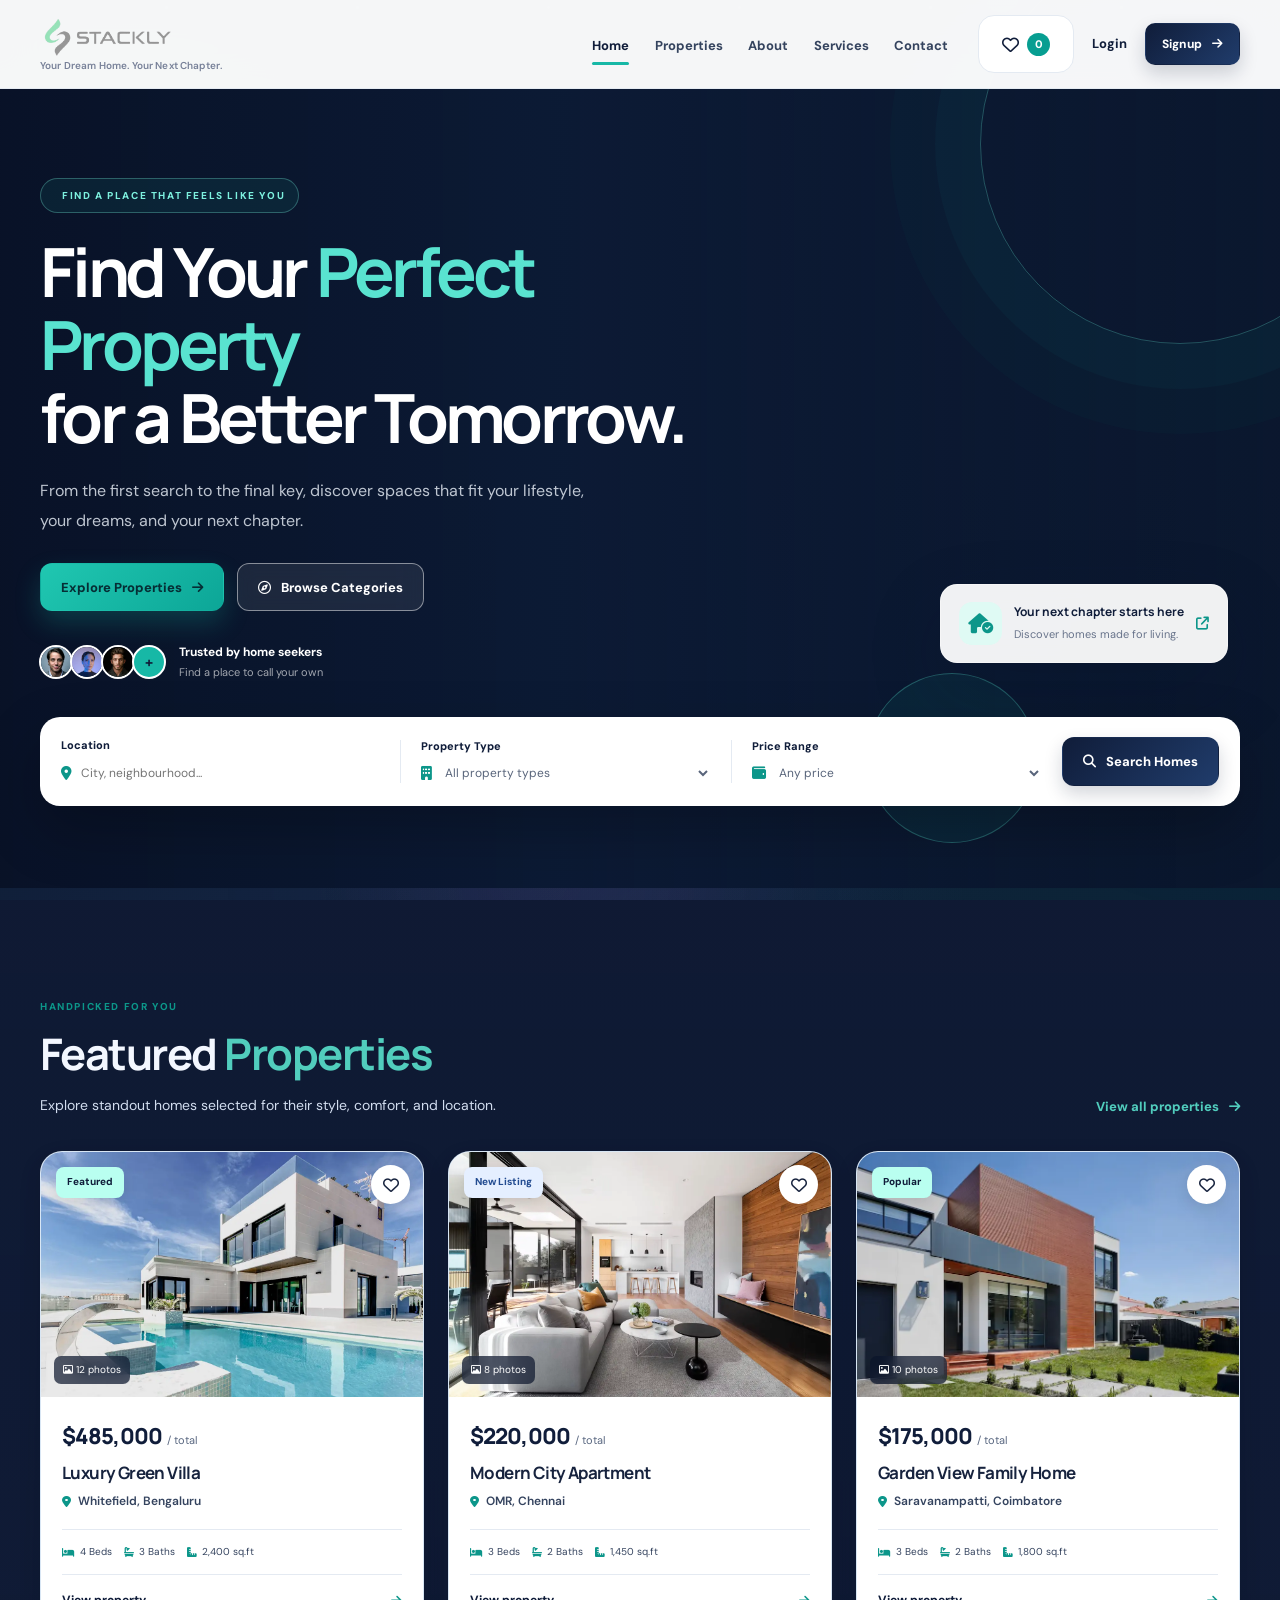
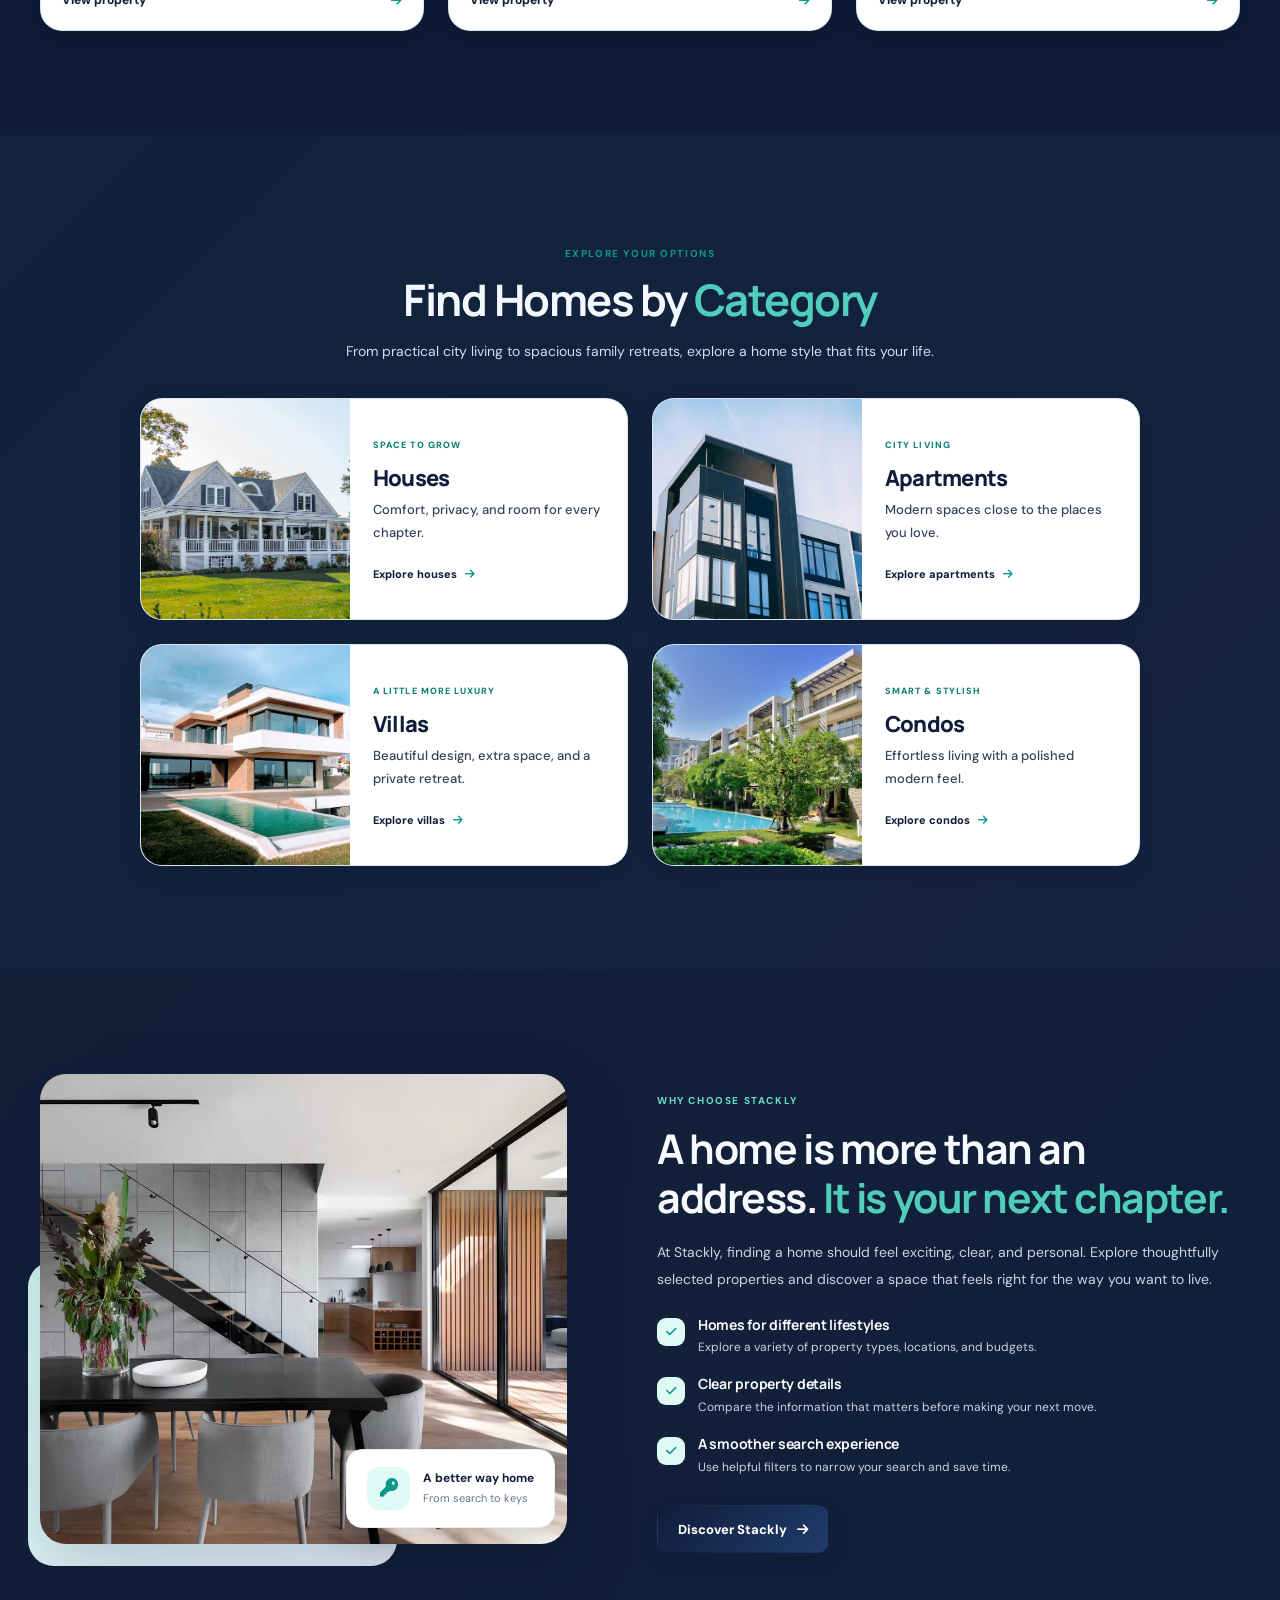
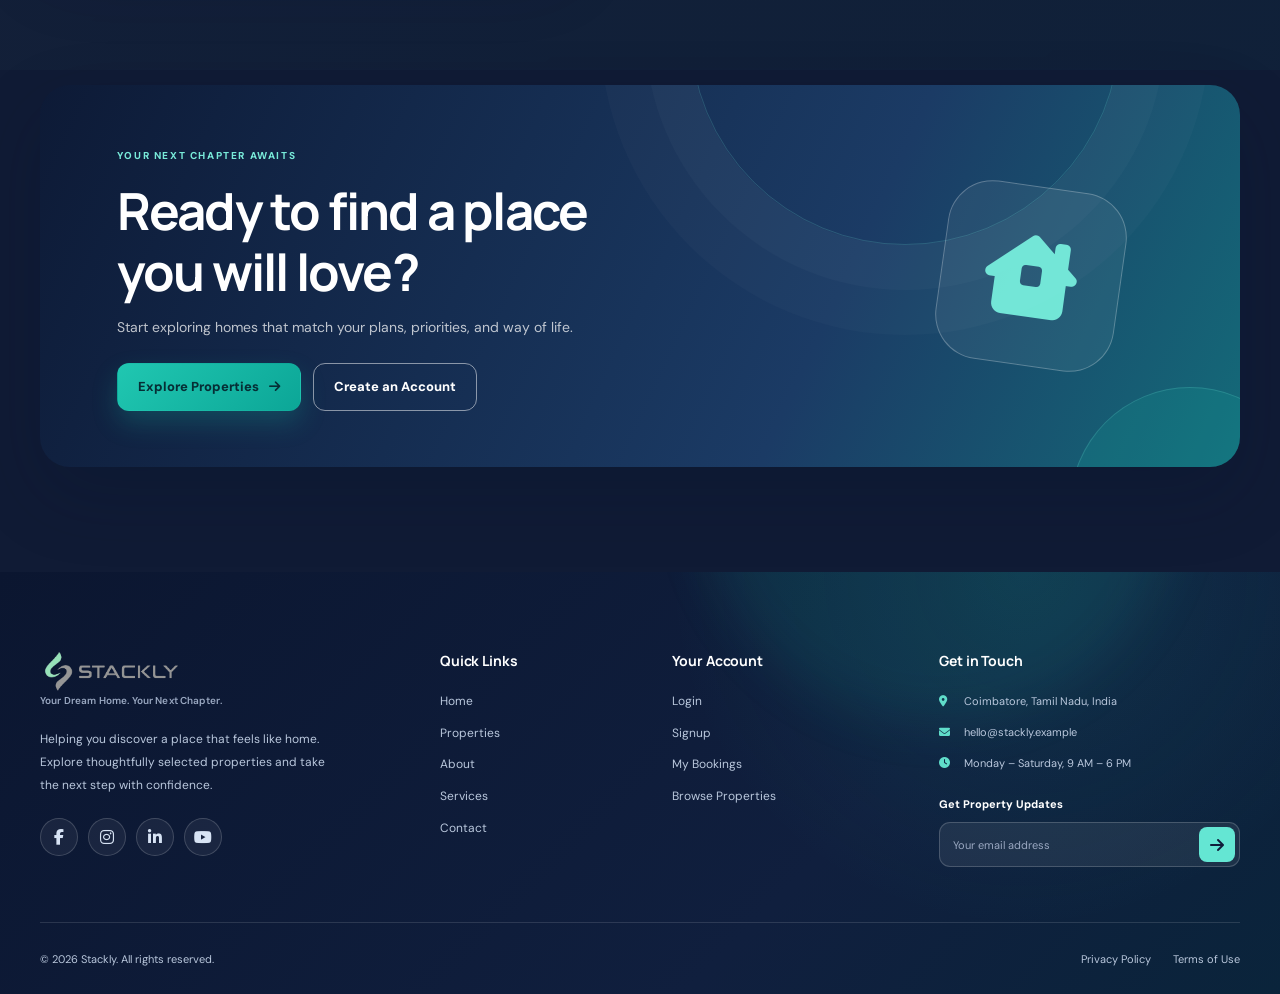
<file: index.html>
<!DOCTYPE html>
<html lang="en">
<head>
  <meta charset="UTF-8">
  <meta name="viewport" content="width=device-width, initial-scale=1.0">

  <meta
    name="description"
    content="Discover beautiful homes, apartments, villas and condos with Stackly. Find a property that feels like home."
  >

  <meta name="theme-color" content="#101d3a">

  <title>Stackly | Your Dream Home. Your Next Chapter.</title>

  <!-- Fonts -->
  <link rel="preconnect" href="https://fonts.googleapis.com">
  <link rel="preconnect" href="https://fonts.gstatic.com" crossorigin>

  <link
    href="https://fonts.googleapis.com/css2?family=DM+Sans:wght@400;500;600;700;800&family=Manrope:wght@400;500;600;700;800&display=swap"
    rel="stylesheet"
  >

  <!-- Font Awesome -->
  <link
    rel="stylesheet"
    href="https://cdnjs.cloudflare.com/ajax/libs/font-awesome/6.5.2/css/all.min.css"
  >

  <!-- Existing stylesheet -->
  <link rel="stylesheet" href="index.css">

  <!-- Existing homepage JavaScript -->
  <script src="index.js" defer></script>
</head>

<body>

  <!-- =========================================
       PRELOADER
       Preserve existing loader design and hooks
  ========================================== -->

  <div class="preloader" id="preloader" aria-label="Loading Stackly">

    <div class="loader-content">

      <div class="loader-logo-wrap">
        <img
          src="assets/stackly%20logo.webp"
          class="loader-logo"
          alt="Stackly logo"
        >
      </div>

      <p class="loader-quote">
        Your Dream Home. Your Next Chapter.
      </p>

      <div class="loader-track" aria-hidden="true">
        <span></span>
      </div>

      <p class="loader-message" id="loaderMessage">
        Finding your perfect place...
      </p>

    </div>

  </div>


  <!-- =========================================
       BACKGROUND GLOW EFFECTS
  ========================================== -->

  <div class="background-effects" aria-hidden="true">
    <span class="glow glow-one"></span>
    <span class="glow glow-two"></span>
    <span class="glow glow-three"></span>
  </div>


  <!-- =========================================
       HEADER / NAVIGATION
  ========================================== -->

  <header class="site-header" id="siteHeader">

    <div class="container navbar">

      <!-- Original Stackly logo -->
      <a
        class="brand"
        href="index.html"
        aria-label="Stackly home"
      >

        <img
          src="assets/stackly%20logo.webp"
          class="brand-logo"
          alt="Stackly"
        >

        <span class="brand-tagline">
          Your Dream Home. Your Next Chapter.
        </span>

      </a>


      <!-- Mobile navigation toggle -->
      <button
        class="menu-toggle"
        id="menuToggle"
        type="button"
        aria-label="Open navigation"
        aria-controls="navMenu"
        aria-expanded="false"
      >
        <span></span>
        <span></span>
        <span></span>
      </button>


      <!-- Main navigation -->
      <nav
        class="nav-menu"
        id="navMenu"
        aria-label="Main navigation"
      >

        <a class="nav-link active" href="index.html">
          Home
        </a>

        <a class="nav-link" href="properties.html">
          Properties
        </a>

        <a class="nav-link" href="index.html#about">
          About
        </a>

        <a class="nav-link" href="index.html#categories">
          Services
        </a>

        <a class="nav-link" href="index.html#contact">
          Contact
        </a>


        <!-- Navigation actions -->
        <div class="nav-actions">

          
<!-- Favourites -->
<a class="favorite-nav-link"
   href="favorites.html"
   data-favorites-link
   aria-label="View favourites"
   title="Favourites">
    <i class="fa-regular fa-heart" aria-hidden="true"></i>
    <span class="favorite-count" id="favoriteCount">0</span>
</a>



          <!-- Login -->
          <a class="login-link" href="login.html">
            Login
          </a>

          <!-- Signup -->
          <a class="btn btn-primary nav-cta" href="signup.html">
            Signup
            <i class="fa-solid fa-arrow-right" aria-hidden="true"></i>
          </a>

        </div>

      </nav>

    </div>

  </header>


  <!-- =========================================
       MAIN CONTENT
  ========================================== -->

  <main>


    <!-- =======================================
         HERO SECTION
    ======================================== -->

    <section class="hero-section" id="home">

      <div class="hero-image" aria-hidden="true"></div>

      <div class="hero-overlay" aria-hidden="true"></div>

      <div class="hero-orb hero-orb-one" aria-hidden="true"></div>

      <div class="hero-orb hero-orb-two" aria-hidden="true"></div>


      <div class="container hero-container">

        <!-- Hero content -->
        <div class="hero-content reveal">

          <span class="eyebrow hero-eyebrow">
            <i class="fa-solid fa-sparkles" aria-hidden="true"></i>
            FIND A PLACE THAT FEELS LIKE YOU
          </span>

          <h1>
            Find Your
            <span class="hero-highlight">Perfect Property</span>
            <br>
            for a Better Tomorrow.
          </h1>

          <p class="hero-description">
            From the first search to the final key, discover spaces
            that fit your lifestyle, your dreams, and your next chapter.
          </p>


          <!-- Hero buttons -->
          <div class="hero-buttons">

            <a class="btn btn-accent" href="properties.html">
              Explore Properties
              <i class="fa-solid fa-arrow-right" aria-hidden="true"></i>
            </a>

            <a class="btn btn-outline" href="#categories">
              <i class="fa-regular fa-compass" aria-hidden="true"></i>
              Browse Categories
            </a>

          </div>


          <!-- Trust information -->
          <div class="hero-trust">

            <div class="trust-avatars" aria-hidden="true">

              <img
                src="assets/home/image 01.webp"
                alt=""
              >

              <img
                src="assets/home/image 02.webp"
                alt=""
              >

              <img
                src="assets/home/image 03.webp"
                alt=""
              >

              <span class="trust-more">+</span>

            </div>

            <div>
              <strong>Trusted by home seekers</strong>
              <span>Find a place to call your own</span>
            </div>

          </div>

        </div>


        <!-- Floating hero card -->
        <div class="hero-floating-card">

          <span class="floating-card-icon">
            <i class="fa-solid fa-house-circle-check" aria-hidden="true"></i>
          </span>

          <div>
            <strong>Your next chapter starts here</strong>
            <p>Discover homes made for living.</p>
          </div>

          <i
            class="fa-solid fa-arrow-up-right-from-square floating-arrow"
            aria-hidden="true"
          ></i>

        </div>

      </div>


      <!-- =====================================
           PROPERTY SEARCH
      ====================================== -->

      <div class="container search-container">

        <form class="property-search" id="propertySearch">

          <!-- Location -->
          <div class="search-field">

            <label for="searchLocation">
              Location
            </label>

            <div class="input-with-icon">

              <i class="fa-solid fa-location-dot" aria-hidden="true"></i>

              <input
                id="searchLocation"
                name="location"
                type="text"
                placeholder="City, neighbourhood..."
                autocomplete="off"
              >

            </div>

          </div>


          <span class="search-divider" aria-hidden="true"></span>


          <!-- Property type -->
          <div class="search-field">

            <label for="propertyType">
              Property Type
            </label>

            <div class="input-with-icon">

              <i class="fa-solid fa-building" aria-hidden="true"></i>

              <select id="propertyType" name="type">

                <option value="">All property types</option>
                <option value="house">House</option>
                <option value="apartment">Apartment</option>
                <option value="villa">Villa</option>
                <option value="condo">Condo</option>

              </select>

            </div>

          </div>


          <span class="search-divider" aria-hidden="true"></span>


          <!-- Price range -->
          <div class="search-field">

            <label for="priceRange">
              Price Range
            </label>

            <div class="input-with-icon">

              <i class="fa-solid fa-wallet" aria-hidden="true"></i>

              <select id="priceRange" name="price">

                <option value="">Any price</option>
                <option value="100000">Up to $100,000</option>
                <option value="250000">Up to $250,000</option>
                <option value="500000">Up to $500,000</option>
                <option value="750000">Up to $750,000</option>
                <option value="1000000">Up to $1,000,000</option>

              </select>

            </div>

          </div>


          <!-- Search button -->
          <button
            class="btn btn-primary search-button"
            type="submit"
          >
            <i class="fa-solid fa-magnifying-glass" aria-hidden="true"></i>
            Search Homes
          </button>

        </form>

      </div>

    </section>



    <!-- =======================================
         FEATURED PROPERTIES
    ======================================== -->

    <section class="section featured-section" id="featured">

      <div class="container">

        <div class="section-heading reveal">

          <div>

            <span class="eyebrow">
              HANDPICKED FOR YOU
            </span>

            <h2>
              Featured <span>Properties</span>
            </h2>

            <p>
              Explore standout homes selected for their style,
              comfort, and location.
            </p>

          </div>

          <a
            class="text-link desktop-view-all"
            href="properties.html"
          >
            View all properties
            <i class="fa-solid fa-arrow-right" aria-hidden="true"></i>
          </a>

        </div>


        <div class="property-grid" id="featuredProperties">


          <!-- Property 1 -->
          <article
            class="property-card reveal"
            data-location="Bengaluru"
            data-type="villa"
            data-price="485000"
          >

            <div class="property-image-wrap">

              <img
                class="property-image"
                src="assets/home/image 04.webp"
                alt="Contemporary luxury villa"
                loading="lazy"
              >

              <span class="property-badge">
                Featured
              </span>

              <button
                class="favorite-button"
                type="button"
                data-favorite-id="1"
                aria-label="Add Luxury Green Villa to favourites"
                aria-pressed="false"
              >
                <i class="fa-regular fa-heart" aria-hidden="true"></i>
              </button>

              <span class="image-count">
                <i class="fa-regular fa-image" aria-hidden="true"></i>
                12 photos
              </span>

            </div>


            <div class="property-info">

              <div class="property-price">
                <strong>$485,000</strong>
                <span>/ total</span>
              </div>

              <h3>
                <a href="property-details.html?id=1">
                  Luxury Green Villa
                </a>
              </h3>

              <p class="property-location">
                <i class="fa-solid fa-location-dot" aria-hidden="true"></i>
                Whitefield, Bengaluru
              </p>

              <div class="property-features">

                <span>
                  <i class="fa-solid fa-bed" aria-hidden="true"></i>
                  4 Beds
                </span>

                <span>
                  <i class="fa-solid fa-bath" aria-hidden="true"></i>
                  3 Baths
                </span>

                <span>
                  <i class="fa-solid fa-ruler-combined" aria-hidden="true"></i>
                  2,400 sq.ft
                </span>

              </div>

              <a
                class="property-link"
                href="property-details.html?id=1"
              >
                View property
                <i class="fa-solid fa-arrow-right" aria-hidden="true"></i>
              </a>

            </div>

          </article>



          <!-- Property 2 -->
          <article
            class="property-card reveal"
            data-location="Chennai"
            data-type="apartment"
            data-price="220000"
          >

            <div class="property-image-wrap">

              <img
                class="property-image"
                src="assets/home/image 05.webp"
                alt="Modern apartment with elegant interiors"
                loading="lazy"
              >

              <span class="property-badge badge-new">
                New Listing
              </span>

              <button
                class="favorite-button"
                type="button"
                data-favorite-id="2"
                aria-label="Add Modern City Apartment to favourites"
                aria-pressed="false"
              >
                <i class="fa-regular fa-heart" aria-hidden="true"></i>
              </button>

              <span class="image-count">
                <i class="fa-regular fa-image" aria-hidden="true"></i>
                8 photos
              </span>

            </div>


            <div class="property-info">

              <div class="property-price">
                <strong>$220,000</strong>
                <span>/ total</span>
              </div>

              <h3>
                <a href="property-details.html?id=2">
                  Modern City Apartment
                </a>
              </h3>

              <p class="property-location">
                <i class="fa-solid fa-location-dot" aria-hidden="true"></i>
                OMR, Chennai
              </p>

              <div class="property-features">

                <span>
                  <i class="fa-solid fa-bed" aria-hidden="true"></i>
                  3 Beds
                </span>

                <span>
                  <i class="fa-solid fa-bath" aria-hidden="true"></i>
                  2 Baths
                </span>

                <span>
                  <i class="fa-solid fa-ruler-combined" aria-hidden="true"></i>
                  1,450 sq.ft
                </span>

              </div>

              <a
                class="property-link"
                href="property-details.html?id=2"
              >
                View property
                <i class="fa-solid fa-arrow-right" aria-hidden="true"></i>
              </a>

            </div>

          </article>



          <!-- Property 3 -->
          <article
            class="property-card reveal"
            data-location="Coimbatore"
            data-type="house"
            data-price="175000"
          >

            <div class="property-image-wrap">

              <img
                class="property-image"
                src="assets/home/image 06.webp"
                alt="Warm and welcoming family house"
                loading="lazy"
              >

              <span class="property-badge">
                Popular
              </span>

              <button
                class="favorite-button"
                type="button"
                data-favorite-id="3"
                aria-label="Add Garden View Family Home to favourites"
                aria-pressed="false"
              >
                <i class="fa-regular fa-heart" aria-hidden="true"></i>
              </button>

              <span class="image-count">
                <i class="fa-regular fa-image" aria-hidden="true"></i>
                10 photos
              </span>

            </div>


            <div class="property-info">

              <div class="property-price">
                <strong>$175,000</strong>
                <span>/ total</span>
              </div>

              <h3>
                <a href="property-details.html?id=3">
                  Garden View Family Home
                </a>
              </h3>

              <p class="property-location">
                <i class="fa-solid fa-location-dot" aria-hidden="true"></i>
                Saravanampatti, Coimbatore
              </p>

              <div class="property-features">

                <span>
                  <i class="fa-solid fa-bed" aria-hidden="true"></i>
                  3 Beds
                </span>

                <span>
                  <i class="fa-solid fa-bath" aria-hidden="true"></i>
                  2 Baths
                </span>

                <span>
                  <i class="fa-solid fa-ruler-combined" aria-hidden="true"></i>
                  1,800 sq.ft
                </span>

              </div>

              <a
                class="property-link"
                href="property-details.html?id=3"
              >
                View property
                <i class="fa-solid fa-arrow-right" aria-hidden="true"></i>
              </a>

            </div>

          </article>

        </div>


        <!-- Mobile view-all button -->
        <div class="mobile-view-all">

          <a class="btn btn-secondary" href="properties.html">
            View all properties
            <i class="fa-solid fa-arrow-right" aria-hidden="true"></i>
          </a>

        </div>

      </div>

    </section>



    <!-- =======================================
         PROPERTY CATEGORIES
    ======================================== -->

    <section class="section categories-section" id="categories">

      <div class="container">

        <div class="section-heading centered-heading reveal">

          <div>

            <span class="eyebrow">
              EXPLORE YOUR OPTIONS
            </span>

            <h2>
              Find Homes by <span>Category</span>
            </h2>

            <p>
              From practical city living to spacious family retreats,
              explore a home style that fits your life.
            </p>

          </div>

        </div>


        <div class="category-grid">


          <!-- Houses -->
          <a
            class="category-card category-card-image reveal"
            href="properties.html?type=house"
          >

            <div class="category-image-wrap">

              <img
                src="assets/home/houses.webp"
                alt="Independent family house"
                loading="lazy"
              >

            </div>

            <div class="category-card-content">

              <span class="category-kicker">
                SPACE TO GROW
              </span>

              <h3>Houses</h3>

              <p>
                Comfort, privacy, and room for every chapter.
              </p>

              <span class="category-link">
                Explore houses
                <i class="fa-solid fa-arrow-right" aria-hidden="true"></i>
              </span>

            </div>

          </a>



          <!-- Apartments -->
          <a
            class="category-card category-card-image reveal"
            href="properties.html?type=apartment"
          >

            <div class="category-image-wrap">

              <img
                src="assets/home/appartments.webp"
                alt="Contemporary apartment building"
                loading="lazy"
              >

            </div>

            <div class="category-card-content">

              <span class="category-kicker">
                CITY LIVING
              </span>

              <h3>Apartments</h3>

              <p>
                Modern spaces close to the places you love.
              </p>

              <span class="category-link">
                Explore apartments
                <i class="fa-solid fa-arrow-right" aria-hidden="true"></i>
              </span>

            </div>

          </a>



          <!-- Villas -->
          <a
            class="category-card category-card-image reveal"
            href="properties.html?type=villa"
          >

            <div class="category-image-wrap">

              <img
                src="assets/home/villas.webp"
                alt="Luxury villa with garden"
                loading="lazy"
              >

            </div>

            <div class="category-card-content">

              <span class="category-kicker">
                A LITTLE MORE LUXURY
              </span>

              <h3>Villas</h3>

              <p>
                Beautiful design, extra space, and a private retreat.
              </p>

              <span class="category-link">
                Explore villas
                <i class="fa-solid fa-arrow-right" aria-hidden="true"></i>
              </span>

            </div>

          </a>



          <!-- Condos -->
          <a
            class="category-card category-card-image reveal"
            href="properties.html?type=condo"
          >

            <div class="category-image-wrap">

              <img
                src="assets/home/condos.webp"
                alt="Premium condominium residence"
                loading="lazy"
              >

            </div>

            <div class="category-card-content">

              <span class="category-kicker">
                SMART &amp; STYLISH
              </span>

              <h3>Condos</h3>

              <p>
                Effortless living with a polished modern feel.
              </p>

              <span class="category-link">
                Explore condos
                <i class="fa-solid fa-arrow-right" aria-hidden="true"></i>
              </span>

            </div>

          </a>

        </div>

      </div>

    </section>



    <!-- =======================================
         ABOUT STACKLY
    ======================================== -->

    <section class="section about-section" id="about">

      <div class="container about-grid">


        <!-- About image -->
        <div class="about-visual reveal">

          <span
            class="about-decoration"
            aria-hidden="true"
          ></span>

          <div class="about-main-image">

            <img
              src="assets/home/image 07.webp"
              alt="Sunlit modern living room"
              loading="lazy"
            >

          </div>

          <div class="about-experience-card">

            <i class="fa-solid fa-key" aria-hidden="true"></i>

            <div>
              <strong>A better way home</strong>
              <span>From search to keys</span>
            </div>

          </div>

        </div>


        <!-- About content -->
        <div class="about-content reveal">

          <span class="eyebrow">
            WHY CHOOSE STACKLY
          </span>

          <h2>
            A home is more than an address.
            <span>It is your next chapter.</span>
          </h2>

          <p>
            At Stackly, finding a home should feel exciting, clear,
            and personal. Explore thoughtfully selected properties
            and discover a space that feels right for the way you
            want to live.
          </p>


          <div class="about-points">


            <div class="about-point">

              <span class="point-icon">
                <i class="fa-solid fa-check" aria-hidden="true"></i>
              </span>

              <div>

                <h3>Homes for different lifestyles</h3>

                <p>
                  Explore a variety of property types, locations,
                  and budgets.
                </p>

              </div>

            </div>



            <div class="about-point">

              <span class="point-icon">
                <i class="fa-solid fa-check" aria-hidden="true"></i>
              </span>

              <div>

                <h3>Clear property details</h3>

                <p>
                  Compare the information that matters before
                  making your next move.
                </p>

              </div>

            </div>



            <div class="about-point">

              <span class="point-icon">
                <i class="fa-solid fa-check" aria-hidden="true"></i>
              </span>

              <div>

                <h3>A smoother search experience</h3>

                <p>
                  Use helpful filters to narrow your search
                  and save time.
                </p>

              </div>

            </div>

          </div>


          <a class="btn btn-primary" href="properties.html">
            Discover Stackly
            <i class="fa-solid fa-arrow-right" aria-hidden="true"></i>
          </a>

        </div>

      </div>

    </section>



    <!-- =======================================
         CALL TO ACTION
    ======================================== -->

    <section class="cta-section">

      <div class="container">

        <div class="cta-card reveal">

          <div
            class="cta-decoration cta-decoration-one"
            aria-hidden="true"
          ></div>

          <div
            class="cta-decoration cta-decoration-two"
            aria-hidden="true"
          ></div>


          <div class="cta-content">

            <span class="eyebrow cta-eyebrow">
              YOUR NEXT CHAPTER AWAITS
            </span>

            <h2>
              Ready to find a place
              <br>
              you will love?
            </h2>

            <p>
              Start exploring homes that match your plans,
              priorities, and way of life.
            </p>


            <div class="cta-buttons">

              <a class="btn btn-accent" href="properties.html">
                Explore Properties
                <i class="fa-solid fa-arrow-right" aria-hidden="true"></i>
              </a>

              <a class="btn btn-light-outline" href="signup.html">
                Create an Account
              </a>

            </div>

          </div>


          <div class="cta-icon" aria-hidden="true">
            <i class="fa-solid fa-house-chimney-window"></i>
          </div>

        </div>

      </div>

    </section>

  </main>



  <!-- =========================================
       FOOTER
  ========================================== -->

  <footer class="site-footer" id="contact">

    <div class="container footer-main">


      <!-- BRAND COLUMN -->
      <div class="footer-brand-column">

        <a
          class="brand footer-brand"
          href="index.html"
          aria-label="Stackly home"
        >

          <img
            src="assets/stackly%20logo.webp"
            class="brand-logo"
            alt="Stackly"
          >

          <span class="brand-tagline">
            Your Dream Home. Your Next Chapter.
          </span>

        </a>


        <p>
          Helping you discover a place that feels like home.
          Explore thoughtfully selected properties and take
          the next step with confidence.
        </p>


        <!-- Social media -->
        <div class="social-links" aria-label="Social media">

          <a
            href="https://www.facebook.com/"
            aria-label="Facebook"
            target="_blank"
            rel="noopener noreferrer"
          >
            <i class="fa-brands fa-facebook-f" aria-hidden="true"></i>
          </a>

          <a
            href="https://www.instagram.com/"
            aria-label="Instagram"
            target="_blank"
            rel="noopener noreferrer"
          >
            <i class="fa-brands fa-instagram" aria-hidden="true"></i>
          </a>

          <a
            href="https://www.linkedin.com/"
            aria-label="LinkedIn"
            target="_blank"
            rel="noopener noreferrer"
          >
            <i class="fa-brands fa-linkedin-in" aria-hidden="true"></i>
          </a>

          <a
            href="https://www.youtube.com/"
            aria-label="YouTube"
            target="_blank"
            rel="noopener noreferrer"
          >
            <i class="fa-brands fa-youtube" aria-hidden="true"></i>
          </a>

        </div>

      </div>



      <!-- QUICK LINKS -->
      <div class="footer-column">

        <h3>Quick Links</h3>

        <a href="index.html">Home</a>

        <a href="properties.html">Properties</a>

        <a href="index.html#about">About</a>

        <a href="index.html#categories">Services</a>

        <a href="index.html#contact">Contact</a>

      </div>



      <!-- ACCOUNT LINKS -->
      <div class="footer-column">

        <h3>Your Account</h3>

        <a href="login.html">Login</a>

        <a href="signup.html">Signup</a>

        <a href="my-bookings.html">My Bookings</a>

        <a href="properties.html">Browse Properties</a>

      </div>



      <!-- CONTACT + NEWSLETTER -->
      <div class="footer-column footer-contact">

        <h3>Get in Touch</h3>


        <p>
          <i class="fa-solid fa-location-dot" aria-hidden="true"></i>
          <span>Coimbatore, Tamil Nadu, India</span>
        </p>


        <p>
          <i class="fa-solid fa-envelope" aria-hidden="true"></i>
          <span>hello@stackly.example</span>
        </p>


        <p>
          <i class="fa-solid fa-clock" aria-hidden="true"></i>
          <span>Monday – Saturday, 9 AM – 6 PM</span>
        </p>


        <!-- Newsletter subscription -->
        <form class="footer-subscribe" id="footerSubscribe">

          <label for="subscribeEmail">
            Get Property Updates
          </label>

          <div class="subscribe-field">

            <input
              id="subscribeEmail"
              name="email"
              type="email"
              placeholder="Your email address"
              autocomplete="email"
              required
            >

            <button
              type="submit"
              aria-label="Subscribe"
            >
              <i class="fa-solid fa-arrow-right" aria-hidden="true"></i>
            </button>

          </div>

        </form>

      </div>

    </div>



    <!-- FOOTER BOTTOM -->
    <div class="container footer-bottom">

      <p>
        &copy; <span id="currentYear"></span>
        Stackly. All rights reserved.
      </p>

      <div>

        <a href="privacy-policy.html">
          Privacy Policy
        </a>

        <a href="terms.html">
          Terms of Use
        </a>

      </div>

    </div>

  </footer>



  <!-- =========================================
       TOAST NOTIFICATIONS
  ========================================== -->

  <div
    class="toast-container"
    id="toastContainer"
    aria-live="polite"
    aria-atomic="true"
  ></div>



  <!-- =========================================
       BACK TO TOP
  ========================================== -->

  <button
    class="back-to-top"
    id="backToTop"
    type="button"
    aria-label="Back to top"
  >
    <i class="fa-solid fa-arrow-up" aria-hidden="true"></i>
  </button>


</body>
</html>
</file>
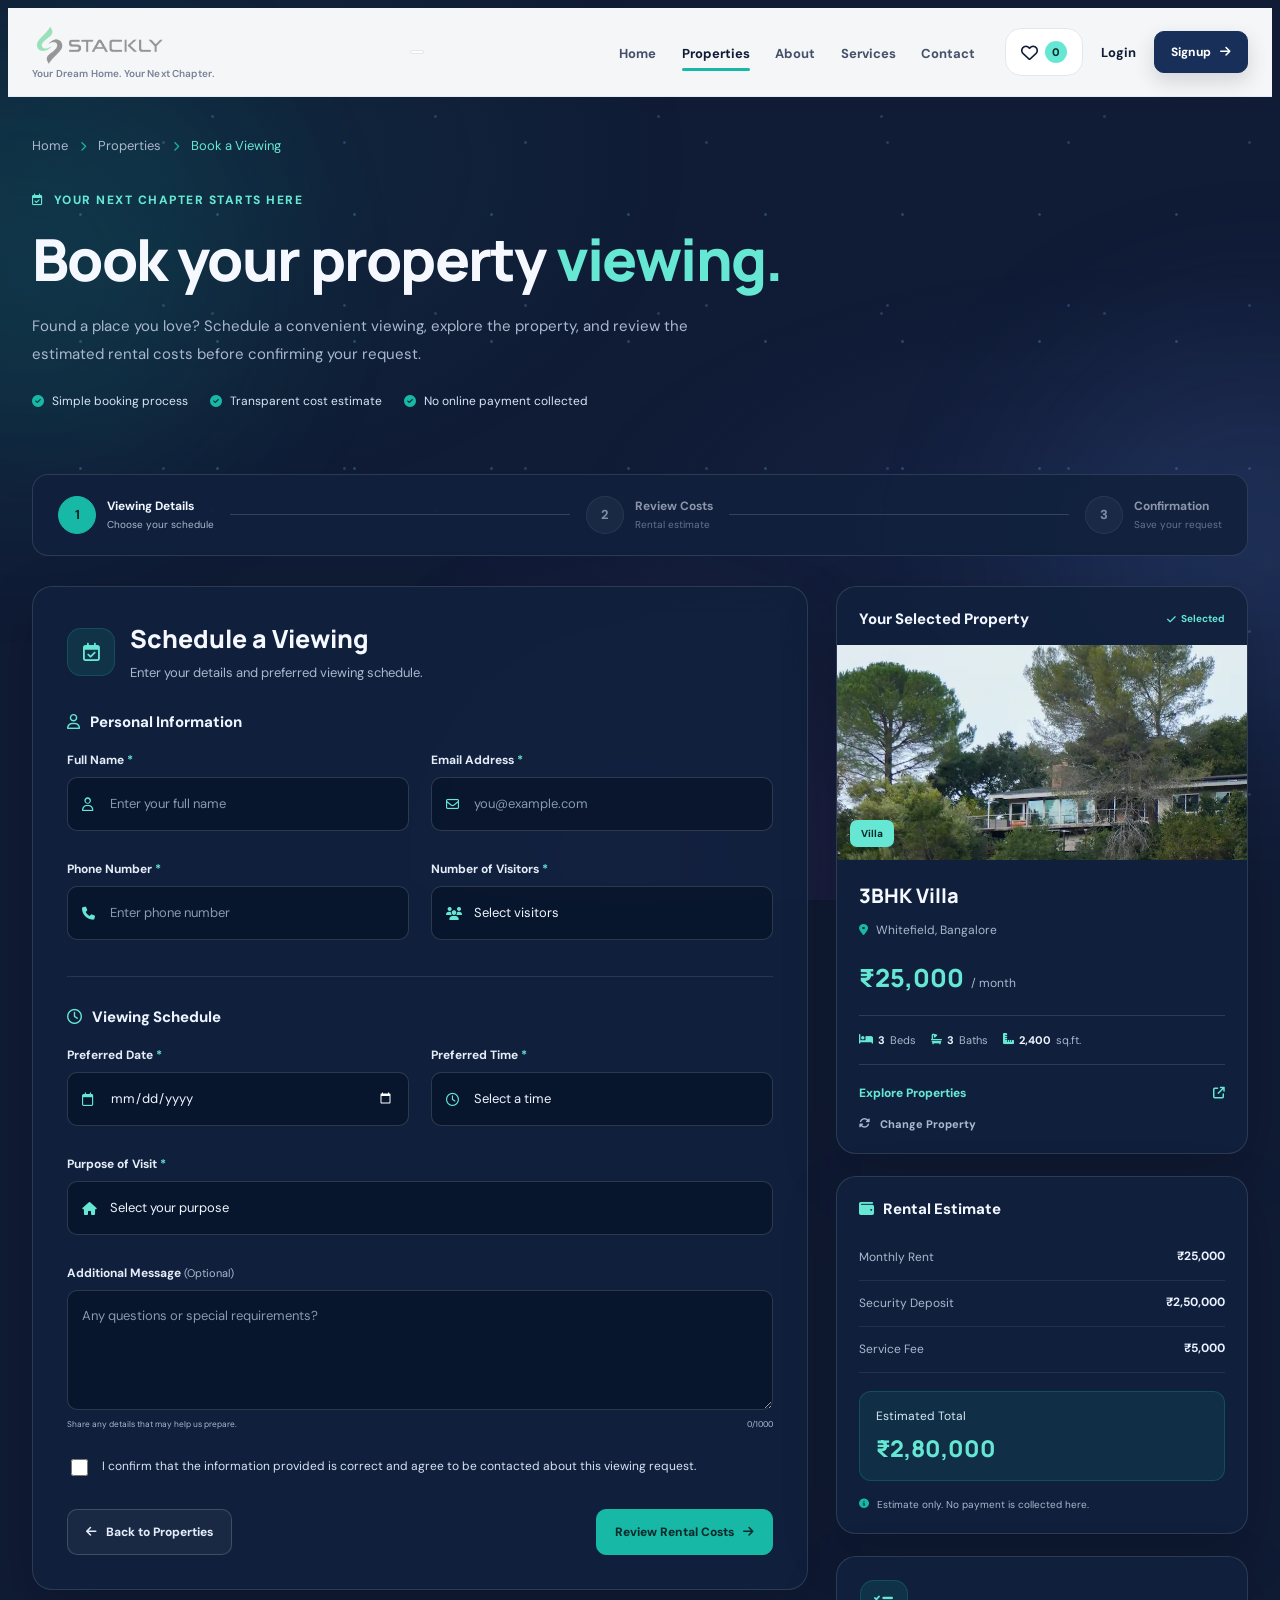
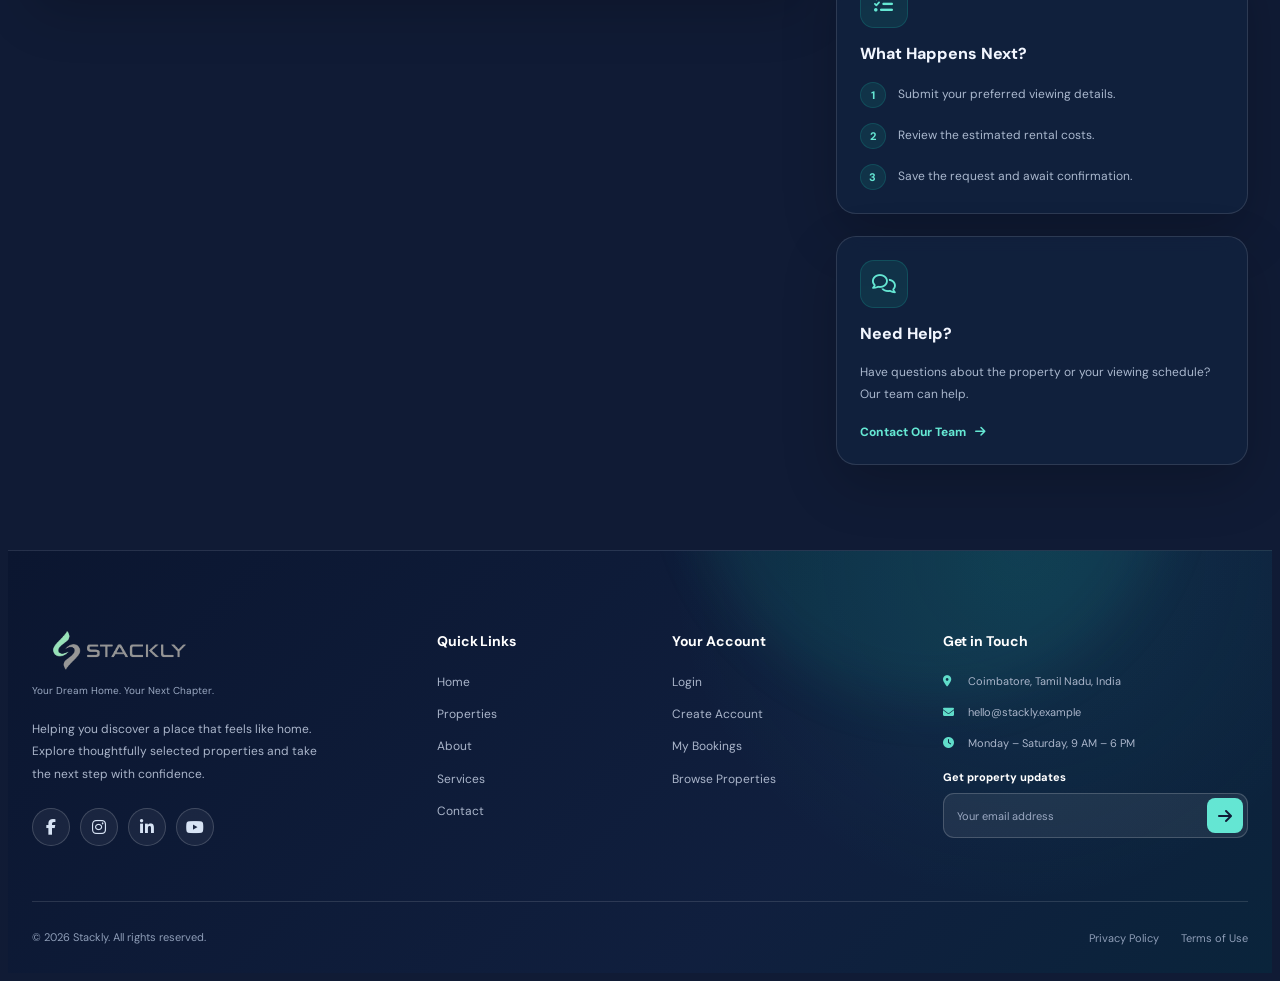
<file: booking.html>
<!DOCTYPE html>
<html lang="en">
<head>
    <meta charset="UTF-8">
    <meta name="viewport" content="width=device-width, initial-scale=1.0">

    <meta name="theme-color" content="#101b35">
    <meta
        name="description"
        content="Book a property viewing with HomeNest and review your estimated rental costs."
    >

    <title>Book a Viewing | HomeNest</title>

    <link rel="preconnect" href="https://fonts.googleapis.com">
    <link rel="preconnect" href="https://fonts.gstatic.com" crossorigin>

    <link
        href="https://fonts.googleapis.com/css2?family=DM+Sans:wght@400;500;600;700;800&family=Manrope:wght@400;500;600;700;800&display=swap"
        rel="stylesheet"
    >

    <link
        rel="stylesheet"
        href="https://cdnjs.cloudflare.com/ajax/libs/font-awesome/6.5.2/css/all.min.css"
    >

    <!-- Existing shared theme: do not modify -->
    <link rel="stylesheet" href="shared-theme.css">
    <link rel="stylesheet" href="booking.css">

    <script src="booking.js" defer></script>
</head>

<body class="booking-page is-loading">

    <!-- EXISTING STYLE PRELOADER -->
    <div
        class="preloader"
        id="pageLoader"
        role="status"
        aria-label="Loading HomeNest"
    >
        <div class="loader-content">
            <div class="loader-logo-wrap">
                <img
                    src="assets/stackly%20logo.webp"
                    class="loader-logo"
                    alt="HomeNest logo"
                >
            </div>

            <p class="loader-quote">
                Your Dream Home. Your Next Chapter.
            </p>

            <div class="loader-track" aria-hidden="true">
                <span></span>
            </div>

            <p class="loader-message">Preparing your booking...</p>
        </div>
    </div>

    <!-- BACKGROUND EFFECTS -->
    <div class="background-effects" aria-hidden="true">
        <span class="glow glow-one"></span>
        <span class="glow glow-two"></span>
        <span class="glow glow-three"></span>
    </div>

    <!-- =========================================
     HEADER — MATCH PROPERTIES PAGE
========================================== -->

<header class="site-header" id="siteHeader">
    <div class="container navbar">

        <!-- Original Stackly Logo -->
        <a class="brand" href="index.html" aria-label="Stackly home">
            <img
                src="assets/stackly%20logo.webp"
                class="brand-logo"
                alt="Stackly"
            >
            <span class="brand-tagline">
                Your Dream Home. Your Next Chapter.
            </span>
        </a>

        <!-- Mobile Navigation Toggle -->
        <button
            class="menu-toggle"
            id="menuToggle"
            type="button"
            aria-label="Open navigation"
            aria-controls="navMenu"
            aria-expanded="false"
        >
            <span></span>
            <span></span>
            <span></span>
        </button>

        <nav class="nav-menu" id="navMenu" aria-label="Main navigation">

    <a class="nav-link" href="index.html">Home</a>

    <a class="nav-link" href="properties.html">Properties</a>

    <a class="nav-link" href="index.html#about">About</a>

    <a class="nav-link" href="index.html#categories">Services</a>

    <a class="nav-link" href="index.html#contact">Contact</a>

    <div class="nav-actions">

        <a
class="favorite-nav-link"
href="favorites.html"
data-favorites-link
aria-label="View favourites"
title="Favourites"

>


<i class="fa-regular fa-heart" aria-hidden="true"></i>



<span
    class="favorite-count"
    id="favoriteCount"
    data-favorite-count
>0</span>


</a>


        <a class="login-link" href="login.html">Login</a>

        <a class="btn btn-primary nav-cta" href="signup.html">
            Signup
            <i class="fa-solid fa-arrow-right" aria-hidden="true"></i>
        </a>

    </div>
</nav>
    </div>
</header>

    <main>

        <!-- INTRO -->
        <section class="booking-hero">
            <div class="container">

                <div class="breadcrumb">
                    <a href="index.html">Home</a>
                    <i class="fa-solid fa-chevron-right"></i>
                    <a href="properties.html">Properties</a>
                    <i class="fa-solid fa-chevron-right"></i>
                    <span>Book a Viewing</span>
                </div>

                <div class="booking-hero-content">
                    <span class="booking-eyebrow">
                        <i class="fa-regular fa-calendar-check"></i>
                        YOUR NEXT CHAPTER STARTS HERE
                    </span>

                    <h1>
                        Book your property
                        <span>viewing.</span>
                    </h1>

                    <p>
                        Found a place you love? Schedule a convenient viewing,
                        explore the property, and review the estimated rental
                        costs before confirming your request.
                    </p>

                    <div class="booking-highlights">
                        <span>
                            <i class="fa-solid fa-circle-check"></i>
                            Simple booking process
                        </span>

                        <span>
                            <i class="fa-solid fa-circle-check"></i>
                            Transparent cost estimate
                        </span>

                        <span>
                            <i class="fa-solid fa-circle-check"></i>
                            No online payment collected
                        </span>
                    </div>
                </div>

            </div>
        </section>

        <!-- BOOKING CONTENT -->
        <section class="booking-section">
            <div class="container">

                <!-- PROGRESS -->
                <div class="booking-progress" aria-label="Booking progress">
                    <div class="progress-step active" data-progress-step="1">
                        <span class="progress-number">1</span>
                        <div>
                            <strong>Viewing Details</strong>
                            <small>Choose your schedule</small>
                        </div>
                    </div>

                    <span class="progress-line"></span>

                    <div class="progress-step" data-progress-step="2">
                        <span class="progress-number">2</span>
                        <div>
                            <strong>Review Costs</strong>
                            <small>Rental estimate</small>
                        </div>
                    </div>

                    <span class="progress-line"></span>

                    <div class="progress-step" data-progress-step="3">
                        <span class="progress-number">3</span>
                        <div>
                            <strong>Confirmation</strong>
                            <small>Save your request</small>
                        </div>
                    </div>
                </div>

                <div class="booking-layout">

                    <!-- LEFT COLUMN -->
                    <div class="booking-main-column">

                        <!-- VIEWING FORM -->
                        <section class="booking-card" id="bookingSection">

                            <div class="booking-card-heading">
                                <span class="section-icon">
                                    <i class="fa-regular fa-calendar-check"></i>
                                </span>

                                <div>
                                    <h2>Schedule a Viewing</h2>
                                    <p>
                                        Enter your details and preferred
                                        viewing schedule.
                                    </p>
                                </div>
                            </div>

                            <form id="bookingForm" novalidate>

                                <h3 class="form-section-title">
                                    <i class="fa-regular fa-user"></i>
                                    Personal Information
                                </h3>

                                <div class="form-grid">

                                    <div class="form-field">
                                        <label for="fullName">
                                            Full Name <span>*</span>
                                        </label>

                                        <div class="input-wrap">
                                            <i class="fa-regular fa-user"></i>
                                            <input
                                                type="text"
                                                id="fullName"
                                                name="fullName"
                                                placeholder="Enter your full name"
                                                autocomplete="name"
                                                required
                                            >
                                        </div>

                                        <small class="field-error" id="fullNameError"></small>
                                    </div>

                                    <div class="form-field">
                                        <label for="email">
                                            Email Address <span>*</span>
                                        </label>

                                        <div class="input-wrap">
                                            <i class="fa-regular fa-envelope"></i>
                                            <input
                                                type="email"
                                                id="email"
                                                name="email"
                                                placeholder="you@example.com"
                                                autocomplete="email"
                                                required
                                            >
                                        </div>

                                        <small class="field-error" id="emailError"></small>
                                    </div>

                                    <div class="form-field">
                                        <label for="phone">
                                            Phone Number <span>*</span>
                                        </label>

                                        <div class="input-wrap">
                                            <i class="fa-solid fa-phone"></i>
                                            <input
                                                type="tel"
                                                id="phone"
                                                name="phone"
                                                placeholder="Enter phone number"
                                                autocomplete="tel"
                                                required
                                            >
                                        </div>

                                        <small class="field-error" id="phoneError"></small>
                                    </div>

                                    <div class="form-field">
                                        <label for="viewers">
                                            Number of Visitors <span>*</span>
                                        </label>

                                        <div class="input-wrap">
                                            <i class="fa-solid fa-users"></i>
                                            <select id="viewers" name="viewers" required>
                                                <option value="">Select visitors</option>
                                                <option value="1">1 visitor</option>
                                                <option value="2">2 visitors</option>
                                                <option value="3">3 visitors</option>
                                                <option value="4">4 visitors</option>
                                                <option value="5">5 visitors</option>
                                            </select>
                                        </div>

                                        <small class="field-error" id="viewersError"></small>
                                    </div>

                                </div>

                                <div class="form-divider"></div>

                                <h3 class="form-section-title">
                                    <i class="fa-regular fa-clock"></i>
                                    Viewing Schedule
                                </h3>

                                <div class="form-grid">

                                    <div class="form-field">
                                        <label for="viewingDate">
                                            Preferred Date <span>*</span>
                                        </label>

                                        <div class="input-wrap">
                                            <i class="fa-regular fa-calendar"></i>
                                            <input
                                                type="date"
                                                id="viewingDate"
                                                name="viewingDate"
                                                required
                                            >
                                        </div>

                                        <small class="field-error" id="viewingDateError"></small>
                                    </div>

                                    <div class="form-field">
                                        <label for="viewingTime">
                                            Preferred Time <span>*</span>
                                        </label>

                                        <div class="input-wrap">
                                            <i class="fa-regular fa-clock"></i>
                                            <select id="viewingTime" name="viewingTime" required>
                                                <option value="">Select a time</option>
                                                <option value="09:00">09:00 AM</option>
                                                <option value="10:00">10:00 AM</option>
                                                <option value="11:00">11:00 AM</option>
                                                <option value="12:00">12:00 PM</option>
                                                <option value="13:00">01:00 PM</option>
                                                <option value="14:00">02:00 PM</option>
                                                <option value="15:00">03:00 PM</option>
                                                <option value="16:00">04:00 PM</option>
                                                <option value="17:00">05:00 PM</option>
                                            </select>
                                        </div>

                                        <small class="field-error" id="viewingTimeError"></small>
                                    </div>

                                    <div class="form-field form-field-full">
                                        <label for="purpose">
                                            Purpose of Visit <span>*</span>
                                        </label>

                                        <div class="input-wrap">
                                            <i class="fa-solid fa-house"></i>
                                            <select id="purpose" name="purpose" required>
                                                <option value="">Select your purpose</option>
                                                <option value="Renting">Renting this property</option>
                                                <option value="Buying">Buying this property</option>
                                                <option value="Investment">Investment opportunity</option>
                                                <option value="Exploring">Just exploring</option>
                                            </select>
                                        </div>

                                        <small class="field-error" id="purposeError"></small>
                                    </div>

                                    <div class="form-field form-field-full">
                                        <label for="message">
                                            Additional Message
                                            <span class="optional-label">(Optional)</span>
                                        </label>

                                        <textarea
                                            id="message"
                                            name="message"
                                            rows="4"
                                            maxlength="1000"
                                            placeholder="Any questions or special requirements?"
                                        ></textarea>

                                        <div class="textarea-footer">
                                            <small>
                                                Share any details that may help us prepare.
                                            </small>
                                            <small>
                                                <span id="messageCount">0</span>/1000
                                            </small>
                                        </div>
                                    </div>

                                </div>

                                <div class="terms-field">
                                    <label class="checkbox-label" for="agreeTerms">
                                        <input
                                            type="checkbox"
                                            id="agreeTerms"
                                            name="agreeTerms"
                                            required
                                        >

                                        <span>
                                            I confirm that the information provided
                                            is correct and agree to be contacted
                                            about this viewing request.
                                        </span>
                                    </label>

                                    <small class="field-error" id="agreeTermsError"></small>
                                </div>

                                <div class="form-actions">
                                    <a href="properties.html" class="btn btn-secondary">
                                        <i class="fa-solid fa-arrow-left"></i>
                                        Back to Properties
                                    </a>

                                    <button type="submit" class="btn btn-primary" id="submitBooking">
                                        Review Rental Costs
                                        <i class="fa-solid fa-arrow-right"></i>
                                    </button>
                                </div>

                            </form>
                        </section>

                        <!-- PAYMENT REVIEW -->
                        <section
                            class="booking-card payment-section"
                            id="paymentSection"
                            hidden
                        >
                            <div class="booking-card-heading">
                                <span class="section-icon">
                                    <i class="fa-solid fa-receipt"></i>
                                </span>

                                <div>
                                    <h2>Review Rental Costs</h2>
                                    <p>
                                        Review the estimated rental breakdown
                                        before saving your viewing request.
                                    </p>
                                </div>
                            </div>

                            <div class="review-property">
                                <img
                                    src="https://images.unsplash.com/photo-1600596542815-ffad4c1539a9?auto=format&fit=crop&w=500&q=80"
                                    alt="Selected property"
                                    id="paymentPropertyImage"
                                >

                                <div>
                                    <span class="property-type-tag" id="paymentPropertyType">
                                        Selected Property
                                    </span>

                                    <h3 id="paymentPropertyName">Property Name</h3>

                                    <p>
                                        <i class="fa-solid fa-location-dot"></i>
                                        <span id="paymentPropertyLocation">Property location</span>
                                    </p>
                                </div>
                            </div>

                            <div class="payment-details-list">
                                <div class="payment-detail-row">
                                    <span>Monthly Rent</span>
                                    <strong id="monthlyRentAmount">₹25,000</strong>
                                </div>

                                <div class="payment-detail-row">
                                    <span>
                                        Security Deposit
                                        <small id="depositMonthsLabel">(10 months)</small>
                                    </span>

                                    <strong id="depositAmount">₹2,50,000</strong>
                                </div>

                                <div class="payment-detail-row">
                                    <span>Service Fee</span>
                                    <strong id="serviceFeeAmount">₹5,000</strong>
                                </div>

                                <div class="payment-detail-row payment-total-row">
                                    <div>
                                        <span>Estimated Total Payable</span>
                                        <small>
                                            First month's rent + deposit + service fee
                                        </small>
                                    </div>

                                    <strong id="totalPayable">₹2,80,000</strong>
                                </div>
                            </div>

                            <div class="payment-notice">
                                <i class="fa-solid fa-circle-info"></i>

                                <p>
                                    This is an estimate for review only.
                                    Confirming this form saves a viewing request;
                                    it does not collect money or process a payment.
                                    Actual rental terms should be confirmed with
                                    the property representative.
                                </p>
                            </div>

                            <div class="viewing-review">
                                <h3>
                                    <i class="fa-regular fa-calendar-check"></i>
                                    Your Viewing Details
                                </h3>

                                <div class="payment-detail-row">
                                    <span>Applicant</span>
                                    <strong id="reviewFullName">—</strong>
                                </div>

                                <div class="payment-detail-row">
                                    <span>Viewing Date</span>
                                    <strong id="paymentViewingDate">—</strong>
                                </div>

                                <div class="payment-detail-row">
                                    <span>Viewing Time</span>
                                    <strong id="paymentViewingTime">—</strong>
                                </div>

                                <div class="payment-detail-row">
                                    <span>Visitors</span>
                                    <strong id="paymentVisitors">—</strong>
                                </div>
                            </div>

                            <div class="form-actions payment-actions">
                                <button
                                    type="button"
                                    class="btn btn-secondary"
                                    id="backToBooking"
                                >
                                    <i class="fa-solid fa-arrow-left"></i>
                                    Edit Details
                                </button>

                                <button
                                    type="button"
                                    class="btn btn-primary"
                                    id="confirmBooking"
                                >
                                    Confirm Viewing Request
                                    <i class="fa-solid fa-check"></i>
                                </button>
                            </div>
                        </section>

                    </div>

                    <!-- RIGHT SIDEBAR -->
                    <aside class="booking-sidebar">

                        <section class="property-summary-card">

                            <div class="sidebar-card-heading">
                                <h2>Your Selected Property</h2>

                                <span class="verified-badge">
                                    <i class="fa-solid fa-check"></i>
                                    Selected
                                </span>
                            </div>

                            <div class="summary-image-wrap">
                                <img
                                    src="https://images.unsplash.com/photo-1600596542815-ffad4c1539a9?auto=format&fit=crop&w=900&q=85"
                                    alt="Selected property"
                                    id="summaryImage"
                                >

                                <span class="summary-image-label" id="summaryType">
                                    Villa
                                </span>
                            </div>

                            <div class="property-summary-content">
                                <h3 id="summaryTitle">3BHK Villa</h3>

                                <p class="summary-location">
                                    <i class="fa-solid fa-location-dot"></i>
                                    <span id="summaryLocation">Whitefield, Bangalore</span>
                                </p>

                                <div class="summary-price">
                                    <strong id="summaryPrice">₹25,000</strong>
                                    <span>/ month</span>
                                </div>

                                <div class="property-features">
                                    <span>
                                        <i class="fa-solid fa-bed"></i>
                                        <strong id="summaryBedrooms">3</strong> Beds
                                    </span>

                                    <span>
                                        <i class="fa-solid fa-bath"></i>
                                        <strong id="summaryBathrooms">3</strong> Baths
                                    </span>

                                    <span>
                                        <i class="fa-solid fa-ruler-combined"></i>
                                        <strong id="summaryArea">2,400</strong> sq.ft.
                                    </span>
                                </div>

                                <a
                                    href="properties.html"
                                    class="summary-property-link"
                                    id="viewPropertyLink"
                                >
                                    Explore Properties
                                    <i class="fa-solid fa-arrow-up-right-from-square"></i>
                                </a>

                                <a
                                    href="properties.html"
                                    class="change-property-link"
                                    id="changePropertyLink"
                                >
                                    <i class="fa-solid fa-rotate"></i>
                                    Change Property
                                </a>
                            </div>
                        </section>

                        <!-- RENTAL ESTIMATE -->
                        <section class="rental-estimate-card">
                            <div class="sidebar-card-heading">
                                <h2>
                                    <i class="fa-solid fa-wallet"></i>
                                    Rental Estimate
                                </h2>
                            </div>

                            <div class="estimate-row">
                                <span>Monthly Rent</span>
                                <strong id="sidebarMonthlyRent">₹25,000</strong>
                            </div>

                            <div class="estimate-row">
                                <span>Security Deposit</span>
                                <strong id="sidebarDeposit">₹2,50,000</strong>
                            </div>

                            <div class="estimate-row">
                                <span>Service Fee</span>
                                <strong id="sidebarServiceFee">₹5,000</strong>
                            </div>

                            <div class="estimate-total">
                                <span>Estimated Total</span>
                                <strong id="sidebarTotal">₹2,80,000</strong>
                            </div>

                            <p class="estimate-disclaimer">
                                <i class="fa-solid fa-circle-info"></i>
                                Estimate only. No payment is collected here.
                            </p>
                        </section>

                        <!-- NEXT STEPS -->
                        <section class="next-steps-card">
                            <span class="sidebar-icon">
                                <i class="fa-solid fa-list-check"></i>
                            </span>

                            <h3>What Happens Next?</h3>

                            <div class="next-step-item">
                                <span>1</span>
                                <p>Submit your preferred viewing details.</p>
                            </div>

                            <div class="next-step-item">
                                <span>2</span>
                                <p>Review the estimated rental costs.</p>
                            </div>

                            <div class="next-step-item">
                                <span>3</span>
                                <p>Save the request and await confirmation.</p>
                            </div>
                        </section>

                        <!-- SUPPORT -->
                        <section class="booking-support-card">
                            <span class="sidebar-icon">
                                <i class="fa-regular fa-comments"></i>
                            </span>

                            <h3>Need Help?</h3>

                            <p>
                                Have questions about the property or your
                                viewing schedule? Our team can help.
                            </p>

                            <a href="index.html#contact">
                                Contact Our Team
                                <i class="fa-solid fa-arrow-right"></i>
                            </a>
                        </section>

                    </aside>
                </div>
            </div>
        </section>
    </main>

    <!-- CONFIRMATION MODAL -->
    <div
        class="confirmation-overlay"
        id="confirmationOverlay"
        role="dialog"
        aria-modal="true"
        aria-labelledby="confirmationTitle"
        hidden
    >
        <div class="confirmation-modal">

            <button
                type="button"
                class="confirmation-close"
                id="confirmationClose"
                aria-label="Close confirmation"
            >
                <i class="fa-solid fa-xmark"></i>
            </button>

            <div class="confirmation-success-icon">
                <i class="fa-solid fa-check"></i>
            </div>

            <span class="booking-eyebrow">REQUEST SAVED</span>

            <h2 id="confirmationTitle">Your viewing request is saved!</h2>

            <p class="confirmation-description">
                Thank you for choosing HomeNest. Your request has been
                saved in this browser. This demo does not send a request
                to a server or collect a payment.
            </p>

            <div class="confirmation-reference">
                <span>Booking Reference</span>
                <strong id="bookingReference">HN-000000</strong>
            </div>

            <div class="confirmation-details">
                <div>
                    <span>Property</span>
                    <strong id="confirmationProperty">Selected Property</strong>
                </div>

                <div>
                    <span>Viewing Date</span>
                    <strong id="confirmationDate">—</strong>
                </div>

                <div>
                    <span>Viewing Time</span>
                    <strong id="confirmationTime">—</strong>
                </div>

                <div>
                    <span>Rental Estimate</span>
                    <strong id="confirmationTotal">—</strong>
                </div>
            </div>

            <p class="confirmation-payment-note">
                <i class="fa-solid fa-shield-halved"></i>
                No payment has been processed.
            </p>

            <div class="confirmation-actions">
                <button
                    type="button"
                    class="btn btn-primary"
                    id="confirmationDone"
                >
                    Done
                    <i class="fa-solid fa-check"></i>
                </button>

                <a href="my-bookings.html" class="btn btn-secondary">
                    My Bookings
                </a>
            </div>

        </div>
    </div>

    <!-- TOAST -->
    <div
        class="booking-toast"
        id="toastMessage"
        role="status"
        aria-live="polite"
    >
        <i class="fa-solid fa-circle-check"></i>
        <span id="toastText">Booking updated.</span>
    </div>

    <!-- =========================================
     FOOTER — MATCH PROPERTIES PAGE
========================================== -->

<footer class="site-footer" id="contact">

    <div class="container footer-main">

        <!-- Brand Column -->
        <div class="footer-brand-column">

            <a
                class="brand footer-brand"
                href="index.html"
                aria-label="Stackly home"
            >
                <img
                    src="assets/stackly%20logo.webp"
                    class="brand-logo"
                    alt="Stackly"
                >

                <span class="brand-tagline">
                    Your Dream Home. Your Next Chapter.
                </span>
            </a>

            <p>
                Helping you discover a place that feels like home.
                Explore thoughtfully selected properties and take
                the next step with confidence.
            </p>

            <!-- Social Links -->
            <div class="social-links" aria-label="Social media">

                <a
                    href="https://www.facebook.com/"
                    aria-label="Facebook"
                    target="_blank"
                    rel="noopener noreferrer"
                >
                    <i class="fa-brands fa-facebook-f" aria-hidden="true"></i>
                </a>

                <a
                    href="https://www.instagram.com/"
                    aria-label="Instagram"
                    target="_blank"
                    rel="noopener noreferrer"
                >
                    <i class="fa-brands fa-instagram" aria-hidden="true"></i>
                </a>

                <a
                    href="https://www.linkedin.com/"
                    aria-label="LinkedIn"
                    target="_blank"
                    rel="noopener noreferrer"
                >
                    <i class="fa-brands fa-linkedin-in" aria-hidden="true"></i>
                </a>

                <a
                    href="https://www.youtube.com/"
                    aria-label="YouTube"
                    target="_blank"
                    rel="noopener noreferrer"
                >
                    <i class="fa-brands fa-youtube" aria-hidden="true"></i>
                </a>

            </div>
        </div>

        <!-- Quick Links -->
        <div class="footer-column">

            <h3>Quick Links</h3>

            <a href="index.html">Home</a>

        <a href="properties.html">Properties</a>

        <a href="index.html#about">About</a>

        <a href="index.html#categories">Services</a>

        <a href="index.html#contact">Contact</a>

        </div>

        <!-- Account Links -->
        <div class="footer-column">

            <h3>Your Account</h3>

            <a href="login.html">Login</a>
            <a href="signup.html">Create Account</a>
            <a href="my-bookings.html">My Bookings</a>
            <a href="properties.html">Browse Properties</a>

        </div>

        <!-- Contact and Newsletter -->
        <div class="footer-column footer-contact">

            <h3>Get in Touch</h3>

            <p>
                <i class="fa-solid fa-location-dot" aria-hidden="true"></i>
                <span>Coimbatore, Tamil Nadu, India</span>
            </p>

            <p>
                <i class="fa-solid fa-envelope" aria-hidden="true"></i>
                <span>hello@stackly.example</span>
            </p>

            <p>
                <i class="fa-solid fa-clock" aria-hidden="true"></i>
                <span>Monday – Saturday, 9 AM – 6 PM</span>
            </p>

            <!-- Newsletter -->
            <form class="footer-subscribe" id="footerSubscribe">

                <label for="subscribeEmail">
                    Get property updates
                </label>

                <div class="subscribe-field">

                    <input
                        id="subscribeEmail"
                        name="email"
                        type="email"
                        placeholder="Your email address"
                        autocomplete="email"
                        required
                    >

                    <button type="submit" aria-label="Subscribe">
                        <i class="fa-solid fa-arrow-right" aria-hidden="true"></i>
                    </button>

                </div>
            </form>

        </div>
    </div>

    <!-- Footer Bottom -->
    <div class="container footer-bottom">

        <p>
            &copy; <span id="currentYear"></span>
            Stackly. All rights reserved.
        </p>

        <div>
            <a href="privacy-policy.html">Privacy Policy</a>
            <a href="terms.html">Terms of Use</a>
        </div>

    </div>

</footer>
    <button
        type="button"
        id="backToTop"
        class="back-to-top"
        aria-label="Back to top"
    >
        <i class="fa-solid fa-arrow-up"></i>
    </button>

</body>
</html>
</file>
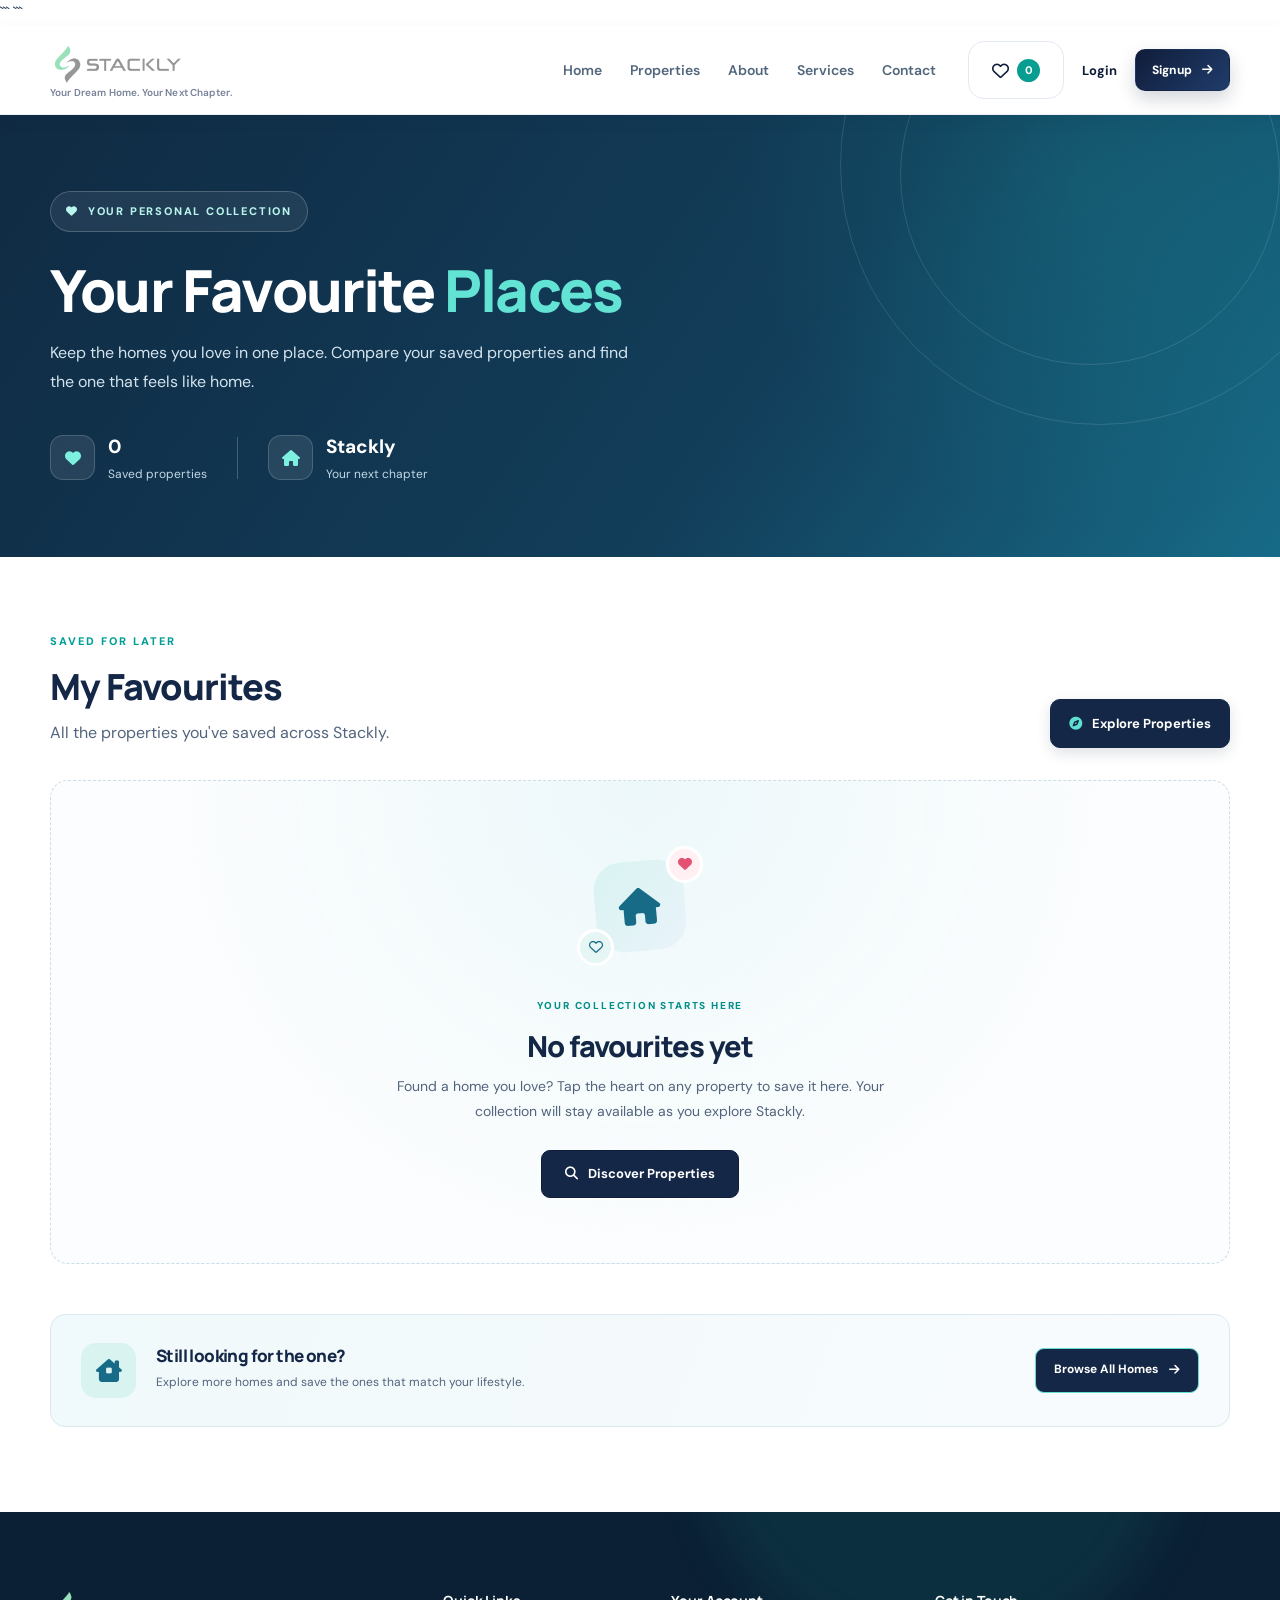
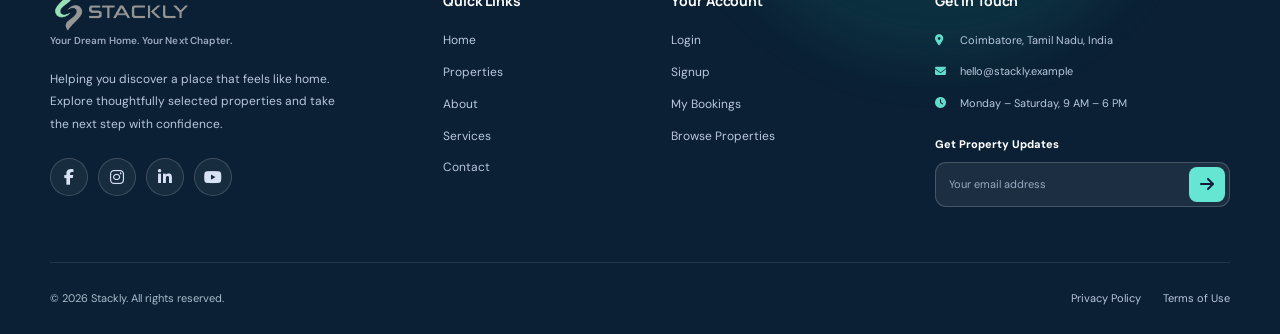
<file: favorites.html>
<!DOCTYPE html>

<html lang="en">

<head>
    <meta charset="UTF-8">
    <meta name="viewport" content="width=device-width, initial-scale=1.0">


<meta
    name="theme-color"
    content="#101d3a"
>

<meta
    name="description"
    content="View and manage your saved properties with Stackly."
>

<title>My Favourites | Stackly</title>

<!-- Fonts -->
<link rel="preconnect" href="https://fonts.googleapis.com">
<link rel="preconnect" href="https://fonts.gstatic.com" crossorigin>

<link
    href="https://fonts.googleapis.com/css2?family=DM+Sans:wght@400;500;600;700;800&family=Manrope:wght@400;500;600;700;800&display=swap"
    rel="stylesheet"
>

<!-- Font Awesome -->
<link
    rel="stylesheet"
    href="https://cdnjs.cloudflare.com/ajax/libs/font-awesome/6.5.2/css/all.min.css"
>

<!-- Existing website styles -->
<link rel="stylesheet" href="index.css">
<link rel="stylesheet" href="favorites.css">

<!-- Existing favourites functionality -->
<script src="favorites.js" defer></script>
```

</head>

<body class="favorites-page">

```
<!-- =========================================
     EXISTING PRELOADER
========================================== -->

<div
    id="preloader"
    class="preloader"
    aria-label="Loading Stackly"
>
    <div class="preloader-content">

        <div class="preloader-icon">
            <i class="fa-solid fa-house" aria-hidden="true"></i>
        </div>

        <p>Stackly</p>

        <span>Finding your favourite spaces...</span>

    </div>
</div>


<!-- =========================================
     STACKLY HEADER
     Matching homepage header structure
========================================== -->

<header class="site-header" id="siteHeader">

    <div class="container navbar">

        <!-- Original Stackly logo -->

        <a
            class="brand"
            href="index.html"
            aria-label="Stackly home"
        >
            <img
                src="assets/stackly%20logo.webp"
                class="brand-logo"
                alt="Stackly"
            >

            <span class="brand-tagline">
                Your Dream Home. Your Next Chapter.
            </span>
        </a>


        <!-- Mobile navigation toggle -->

        <button
            class="menu-toggle"
            id="menuToggle"
            type="button"
            aria-label="Open navigation"
            aria-controls="navMenu"
            aria-expanded="false"
        >
            <span></span>
            <span></span>
            <span></span>
        </button>


        <!-- Main navigation -->

        <nav
            class="nav-menu"
            id="navMenu"
            aria-label="Main navigation"
        >

            <a
                class="nav-link"
                href="index.html"
            >
                Home
            </a>

            <a
                class="nav-link"
                href="properties.html"
            >
                Properties
            </a>

            <a
                class="nav-link"
                href="index.html#about"
            >
                About
            </a>

            <a
                class="nav-link"
                href="services.html"
            >
                Services
            </a>

            <a
                class="nav-link"
                href="index.html#contact"
            >
                Contact
            </a>


            <!-- Navigation actions -->

            <div class="nav-actions">

                <!-- Favourites -->

                <a
                    class="favorite-nav-link"
                    href="favorites.html"
                    data-favorites-link
                    aria-label="View favourites"
                    title="Favourites"
                >
                    <i
                        class="fa-regular fa-heart"
                        aria-hidden="true"
                    ></i>

                    <span
                        class="favorite-count"
                        id="favoriteCount"
                        data-favorite-count
                    >0</span>
                </a>


                <!-- Login -->

                <a
                    class="login-link"
                    href="login.html"
                >
                    Login
                </a>


                <!-- Signup -->

                <a
                    class="btn btn-primary nav-cta"
                    href="signup.html"
                >
                    Signup

                    <i
                        class="fa-solid fa-arrow-right"
                        aria-hidden="true"
                    ></i>
                </a>

            </div>

        </nav>

    </div>

</header>


<!-- =========================================
     MAIN CONTENT
     Existing favourites page content preserved
========================================== -->

<main>

    <!-- HERO SECTION -->

    <section class="favorites-hero">

        <div
            class="favorites-hero-decoration favorites-decoration-one"
            aria-hidden="true"
        ></div>

        <div
            class="favorites-hero-decoration favorites-decoration-two"
            aria-hidden="true"
        ></div>


        <div class="container favorites-hero-content">

            <span class="favorites-eyebrow">
                <i
                    class="fa-solid fa-heart"
                    aria-hidden="true"
                ></i>

                YOUR PERSONAL COLLECTION
            </span>


            <h1>
                Your Favourite
                <span>Places</span>
            </h1>


            <p>
                Keep the homes you love in one place.
                Compare your saved properties and find the one
                that feels like home.
            </p>


            <div class="favorites-hero-stats">

                <!-- Saved properties count -->

                <div class="favorites-stat">

                    <span class="favorites-stat-icon">
                        <i
                            class="fa-solid fa-heart"
                            aria-hidden="true"
                        ></i>
                    </span>

                    <div>
                        <strong id="heroFavoriteCount">0</strong>
                        <span>Saved properties</span>
                    </div>

                </div>


                <div
                    class="favorites-stat-divider"
                    aria-hidden="true"
                ></div>


                <!-- Company information -->

                <div class="favorites-stat">

                    <span class="favorites-stat-icon">
                        <i
                            class="fa-solid fa-house"
                            aria-hidden="true"
                        ></i>
                    </span>

                    <div>
                        <strong>Stackly</strong>
                        <span>Your next chapter</span>
                    </div>

                </div>

            </div>

        </div>

    </section>


    <!-- =====================================
         FAVOURITES LIST
    ====================================== -->

    <section class="favorites-section">

        <div class="container">

            <!-- Section heading -->

            <div class="favorites-section-heading">

                <div>

                    <span class="favorites-section-label">
                        SAVED FOR LATER
                    </span>

                    <h2>My Favourites</h2>

                    <p>
                        All the properties you've saved across Stackly.
                    </p>

                </div>


                <a
                    href="properties.html"
                    class="favorites-browse-link"
                >
                    <i
                        class="fa-solid fa-compass"
                        aria-hidden="true"
                    ></i>

                    Explore Properties
                </a>

            </div>


            <!-- FILTER AND SORT -->

            <div
                class="favorites-toolbar"
                id="favoritesToolbar"
                hidden
            >

                <div class="favorites-results">

                    <i
                        class="fa-solid fa-heart"
                        aria-hidden="true"
                    ></i>

                    <span>
                        <strong id="favoritesResultCount">0</strong>
                        saved properties
                    </span>

                </div>


                <label
                    class="favorites-sort-label"
                    for="favoritesSort"
                >

                    <span>Sort by</span>

                    <select id="favoritesSort">

                        <option value="newest">
                            Recently saved
                        </option>

                        <option value="price-low">
                            Price: Low to High
                        </option>

                        <option value="price-high">
                            Price: High to Low
                        </option>

                        <option value="name">
                            Property Name
                        </option>

                    </select>

                </label>

            </div>


            <!-- PROPERTY GRID
                 favorites.js renders saved properties here
            -->

            <div
                class="favorites-grid"
                id="favoritesGrid"
                aria-live="polite"
            ></div>


            <!-- EMPTY STATE -->

            <div
                class="favorites-empty"
                id="favoritesEmpty"
                hidden
            >

                <div class="favorites-empty-illustration">

                    <div class="empty-house-circle">
                        <i
                            class="fa-solid fa-house"
                            aria-hidden="true"
                        ></i>
                    </div>

                    <span class="empty-heart empty-heart-one">
                        <i
                            class="fa-solid fa-heart"
                            aria-hidden="true"
                        ></i>
                    </span>

                    <span class="empty-heart empty-heart-two">
                        <i
                            class="fa-regular fa-heart"
                            aria-hidden="true"
                        ></i>
                    </span>

                </div>


                <span class="favorites-empty-label">
                    YOUR COLLECTION STARTS HERE
                </span>


                <h3>No favourites yet</h3>


                <p>
                    Found a home you love? Tap the heart on any property
                    to save it here. Your collection will stay available
                    as you explore Stackly.
                </p>


                <a
                    href="properties.html"
                    class="favorites-empty-button"
                >
                    <i
                        class="fa-solid fa-magnifying-glass"
                        aria-hidden="true"
                    ></i>

                    Discover Properties
                </a>

            </div>


            <!-- BOTTOM CALL TO ACTION -->

            <div class="favorites-bottom-cta">

                <div class="favorites-cta-icon">
                    <i
                        class="fa-solid fa-house-chimney-window"
                        aria-hidden="true"
                    ></i>
                </div>


                <div class="favorites-cta-copy">

                    <h3>Still looking for the one?</h3>

                    <p>
                        Explore more homes and save the ones that
                        match your lifestyle.
                    </p>

                </div>


                <a
                    href="properties.html"
                    class="favorites-cta-button"
                >
                    Browse All Homes

                    <i
                        class="fa-solid fa-arrow-right"
                        aria-hidden="true"
                    ></i>
                </a>

            </div>

        </div>

    </section>

</main>


<!-- =========================================
     STACKLY FOOTER
     Matching homepage footer structure
========================================== -->

<footer class="site-footer" id="contact">

    <div class="container footer-main">

        <!-- BRAND COLUMN -->

        <div class="footer-brand-column">

            <a
                class="brand footer-brand"
                href="index.html"
                aria-label="Stackly home"
            >

                <img
                    src="assets/stackly%20logo.webp"
                    class="brand-logo"
                    alt="Stackly"
                >

                <span class="brand-tagline">
                    Your Dream Home. Your Next Chapter.
                </span>

            </a>


            <p>
                Helping you discover a place that feels like home.
                Explore thoughtfully selected properties and take
                the next step with confidence.
            </p>


            <!-- Social media -->

            <div
                class="social-links"
                aria-label="Social media"
            >

                <a
                    href="https://www.facebook.com/"
                    aria-label="Facebook"
                    target="_blank"
                    rel="noopener noreferrer"
                >
                    <i
                        class="fa-brands fa-facebook-f"
                        aria-hidden="true"
                    ></i>
                </a>


                <a
                    href="https://www.instagram.com/"
                    aria-label="Instagram"
                    target="_blank"
                    rel="noopener noreferrer"
                >
                    <i
                        class="fa-brands fa-instagram"
                        aria-hidden="true"
                    ></i>
                </a>


                <a
                    href="https://www.linkedin.com/"
                    aria-label="LinkedIn"
                    target="_blank"
                    rel="noopener noreferrer"
                >
                    <i
                        class="fa-brands fa-linkedin-in"
                        aria-hidden="true"
                    ></i>
                </a>


                <a
                    href="https://www.youtube.com/"
                    aria-label="YouTube"
                    target="_blank"
                    rel="noopener noreferrer"
                >
                    <i
                        class="fa-brands fa-youtube"
                        aria-hidden="true"
                    ></i>
                </a>

            </div>

        </div>


        <!-- QUICK LINKS -->

        <div class="footer-column">

            <h3>Quick Links</h3>

            <a href="index.html">Home</a>

            <a href="properties.html">Properties</a>

            <a href="index.html#about">About</a>

            <a href="services.html">Services</a>

            <a href="index.html#contact">Contact</a>

        </div>


        <!-- ACCOUNT LINKS -->

        <div class="footer-column">

            <h3>Your Account</h3>

            <a href="login.html">Login</a>

            <a href="signup.html">Signup</a>

            <a href="my-bookings.html">My Bookings</a>

            <a href="properties.html">Browse Properties</a>

        </div>


        <!-- CONTACT AND NEWSLETTER -->

        <div class="footer-column footer-contact">

            <h3>Get in Touch</h3>


            <p>
                <i
                    class="fa-solid fa-location-dot"
                    aria-hidden="true"
                ></i>

                <span>Coimbatore, Tamil Nadu, India</span>
            </p>


            <p>
                <i
                    class="fa-solid fa-envelope"
                    aria-hidden="true"
                ></i>

                <span>hello@stackly.example</span>
            </p>


            <p>
                <i
                    class="fa-solid fa-clock"
                    aria-hidden="true"
                ></i>

                <span>Monday – Saturday, 9 AM – 6 PM</span>
            </p>


            <!-- Newsletter -->

            <form
                class="footer-subscribe"
                id="footerSubscribe"
            >

                <label for="subscribeEmail">
                    Get Property Updates
                </label>


                <div class="subscribe-field">

                    <input
                        id="subscribeEmail"
                        name="email"
                        type="email"
                        placeholder="Your email address"
                        autocomplete="email"
                        required
                    >


                    <button
                        type="submit"
                        aria-label="Subscribe"
                    >
                        <i
                            class="fa-solid fa-arrow-right"
                            aria-hidden="true"
                        ></i>
                    </button>

                </div>

            </form>

        </div>

    </div>


    <!-- FOOTER BOTTOM -->

    <div class="container footer-bottom">

        <p>
            &copy; <span id="currentYear"></span>
            Stackly. All rights reserved.
        </p>


        <div>

            <a href="privacy-policy.html">
                Privacy Policy
            </a>

            <a href="terms.html">
                Terms of Use
            </a>

        </div>

    </div>

</footer>


<!-- =========================================
     TOAST NOTIFICATIONS
========================================== -->

<div
    id="favoritesToast"
    class="favorites-toast"
    role="status"
    aria-live="polite"
></div>


<!-- =========================================
     BACK TO TOP
========================================== -->

<button
    class="favorites-back-to-top"
    id="backToTop"
    type="button"
    aria-label="Back to top"
>
    <i
        class="fa-solid fa-arrow-up"
        aria-hidden="true"
    ></i>
</button>


</body>

</html>
</file>
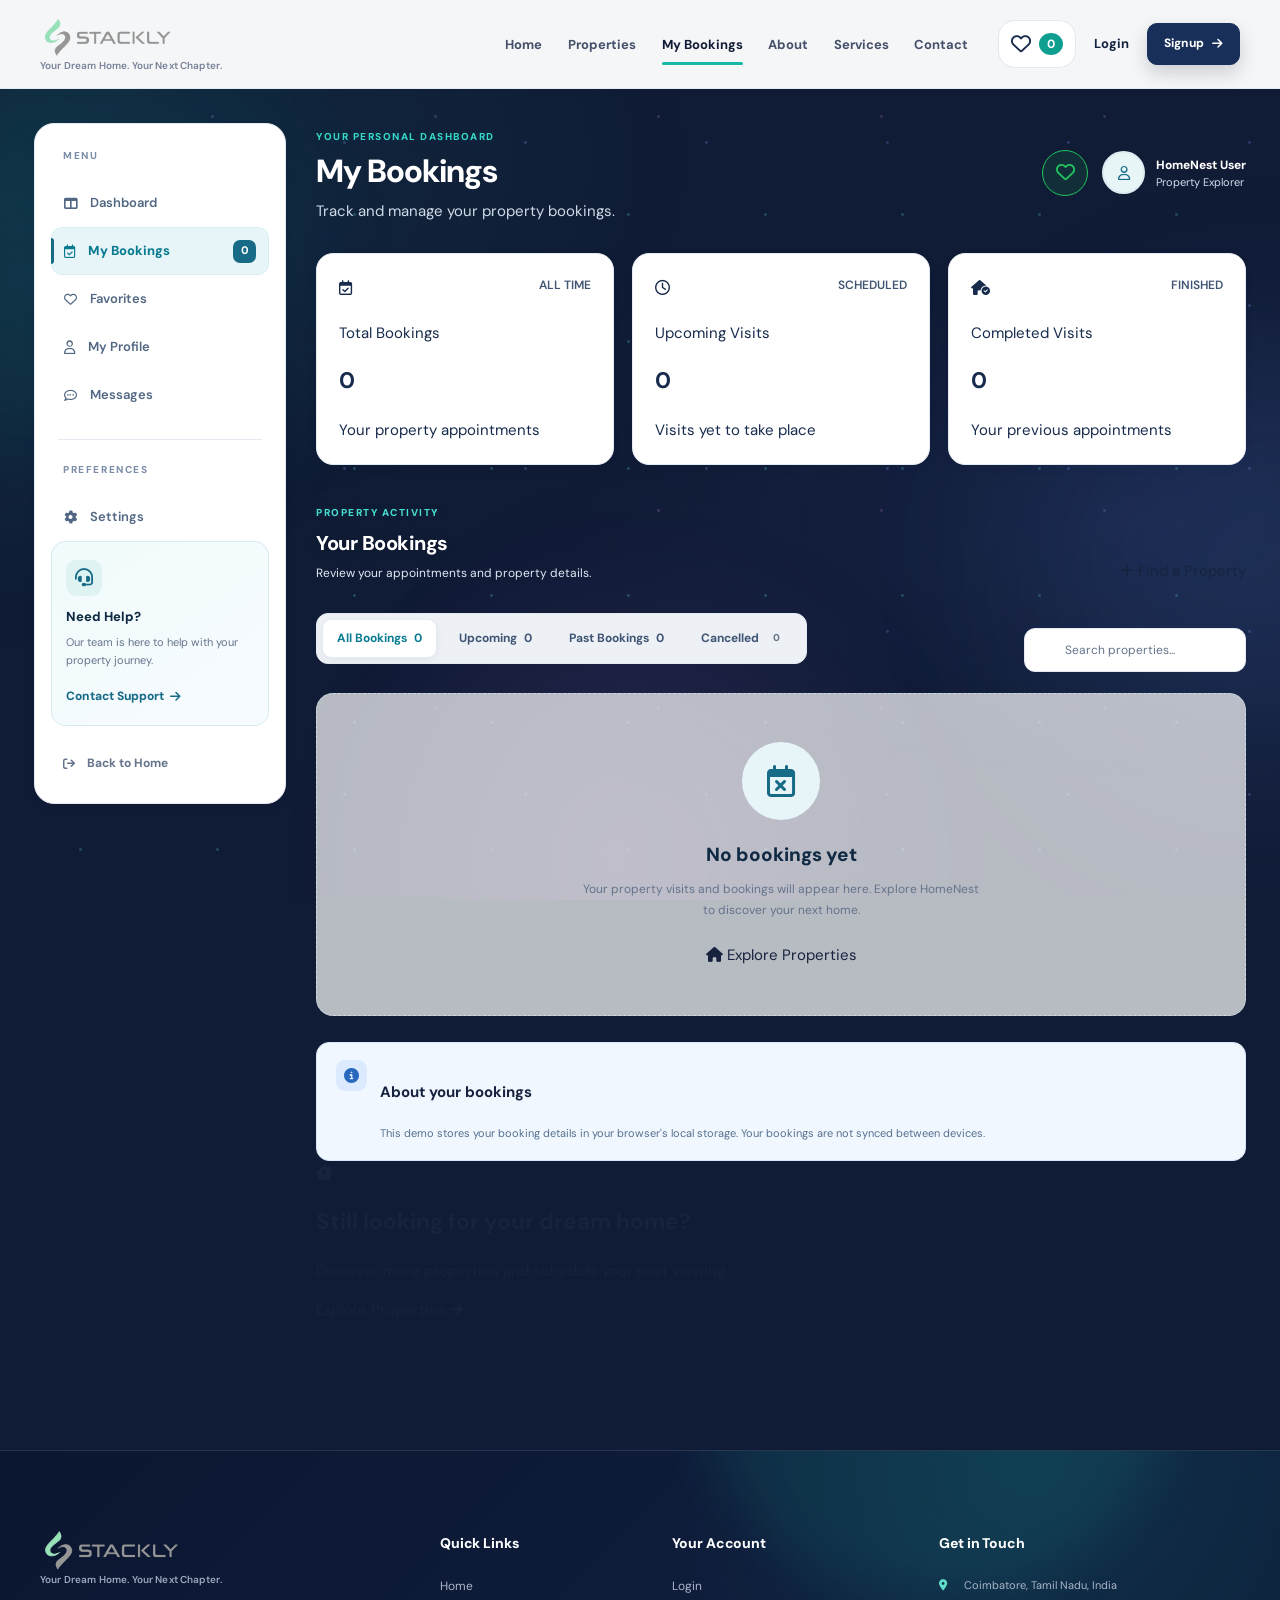
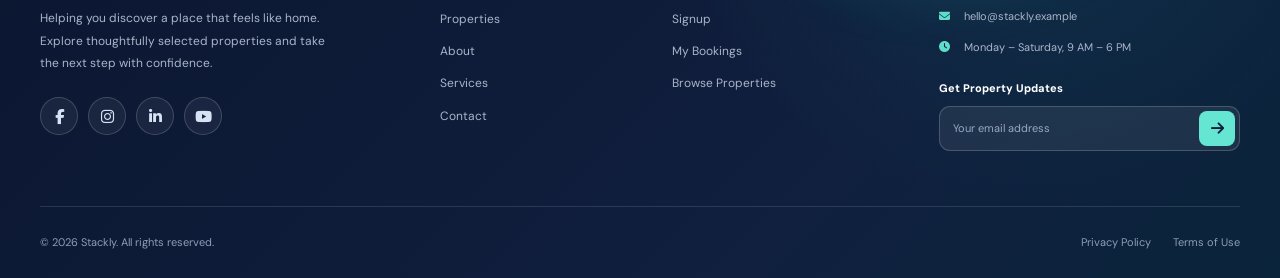
<file: my-bookings.html>
<!DOCTYPE html>

<!DOCTYPE html>

<html lang="en">
<head>
<meta charset="utf-8"/>
<meta content="width=device-width, initial-scale=1.0" name="viewport"/>
<title>My Bookings | Stackly</title>
<meta content="Manage your property bookings with HomeNest." name="description"/>
<link href="https://fonts.googleapis.com" rel="preconnect"/>
<link crossorigin="" href="https://fonts.gstatic.com" rel="preconnect"/>
<link href="https://fonts.googleapis.com/css2?family=DM+Sans:wght@400;500;600;700;800&amp;family=Manrope:wght@400;500;600;700;800&amp;display=swap" rel="stylesheet"/>
<link href="https://cdnjs.cloudflare.com/ajax/libs/font-awesome/6.5.2/css/all.min.css" rel="stylesheet"/>
<link href="my-bookings.css" rel="stylesheet"/><link href="shared-theme.css" rel="stylesheet"/>
<meta content="#101b35" name="theme-color"/></head>
<body class="my-bookings-page is-loading"><div aria-hidden="true" class="background-effects">
<span class="glow glow-one"></span>
<span class="glow glow-two"></span>
<span class="glow glow-three"></span>
</div>
<!-- PAGE LOADER -->
<div aria-label="Loading Stackly" class="preloader" id="pageLoader" role="status">
<div class="loader-content">
<div class="loader-logo-wrap">
<img alt="Stackly logo" class="loader-logo" src="assets/stackly%20logo.webp"/>
</div>
<p class="loader-quote">
        Your Dream Home. Your Next Chapter.
      </p>
<div aria-hidden="true" class="loader-track">
<span></span>
</div>
<p class="loader-message" id="loaderMessage">
        Finding your perfect place...
      </p>
</div>
</div>
<!-- EXISTING HEADER -->
<header class="site-header" id="siteHeader">
<div class="container navbar">
<!-- Original Stackly logo -->
<a aria-label="Stackly home" class="brand" href="index.html">
<img alt="Stackly" class="brand-logo" src="assets/stackly%20logo.webp"/>
<span class="brand-tagline">
          Your Dream Home. Your Next Chapter.
        </span>
</a>
<!-- Mobile navigation toggle -->
<button aria-controls="navMenu" aria-expanded="false" aria-label="Open navigation" class="menu-toggle" id="menuToggle" type="button">
<span></span>
<span></span>
<span></span>
</button>
<!-- Main navigation -->
<nav aria-label="Main navigation" class="nav-menu" id="navMenu">
<a class="nav-link" href="index.html">
          Home
        </a>
<a class="nav-link" href="properties.html">
          Properties
        </a>
<a aria-current="page" class="nav-link active" href="my-bookings.html">My Bookings</a><a class="nav-link" href="index.html#about">
          About
        </a>
<a class="nav-link" href="index.html#categories">
          Services
        </a>
<a class="nav-link" href="index.html#contact">
          Contact
        </a>
<!-- Navigation actions -->
<div class="nav-actions">
<!-- Favourites -->
<a
    aria-label="View favourites"
    class="favorite-nav-link"
    href="favorites.html"
    data-favorites-link
    title="Favourites"
>
    <i aria-hidden="true" class="fa-regular fa-heart"></i>
    <span
        class="favorite-count"
        data-favorite-count
        aria-live="polite"
    >0</span>
</a>
<!-- Login -->
<a class="login-link" href="login.html">
            Login
          </a>
<!-- Signup -->
<a class="btn btn-primary nav-cta" href="signup.html">
            Signup
            <i aria-hidden="true" class="fa-solid fa-arrow-right"></i>
</a>
</div>
</nav>
</div>
</header>
<!-- DASHBOARD MAIN -->
<main class="dashboard-main">
<!-- SIDEBAR -->
<aside class="dashboard-sidebar" id="dashboardSidebar">
<div class="sidebar-heading">
<span class="sidebar-section-label">MENU</span>
</div>
<nav aria-label="Dashboard navigation" class="sidebar-navigation">
<a class="sidebar-link" href="my-bookings.html">
<i class="fa-solid fa-table-columns"></i>
<span>Dashboard</span>
</a>
<a aria-current="page" class="sidebar-link active" href="my-bookings.html">
<i class="fa-regular fa-calendar-check"></i>
<span>My Bookings</span>
<span class="sidebar-link-count" id="sidebarBookingCount">0</span>
</a>
<a class="sidebar-link" href="properties.html">
<i class="fa-regular fa-heart"></i>
<span>Favorites</span>
</a>
<a class="sidebar-link" href="login.html">
<i class="fa-regular fa-user"></i>
<span>My Profile</span>
</a>
<a class="sidebar-link" href="contact.html">
<i class="fa-regular fa-comment-dots"></i>
<span>Messages</span>
</a>
</nav>
<div class="sidebar-divider"></div>
<div class="sidebar-heading">
<span class="sidebar-section-label">PREFERENCES</span>
</div>
<nav aria-label="Preferences" class="sidebar-navigation">
<a class="sidebar-link" href="index.html">
<i class="fa-solid fa-gear"></i>
<span>Settings</span>
</a>
</nav>
<div class="sidebar-help-card">
<div class="sidebar-help-icon">
<i class="fa-solid fa-headset"></i>
</div>
<h3>Need Help?</h3>
<p>Our team is here to help with your property journey.</p>
<a href="contact.html">
                    Contact Support
                    <i class="fa-solid fa-arrow-right"></i>
</a>
</div>
<a class="sidebar-bottom-link" href="index.html">
<i class="fa-solid fa-arrow-right-from-bracket"></i>
<span>Back to Home</span>
</a>
</aside>
<!-- DASHBOARD CONTENT -->
<section class="dashboard-content">
<!-- DASHBOARD TOPBAR -->
<div class="dashboard-topbar">
<button aria-controls="dashboardSidebar" aria-expanded="false" aria-label="Open dashboard sidebar" class="dashboard-sidebar-toggle" id="dashboardSidebarToggle" type="button">
<i class="fa-solid fa-bars"></i>
</button>
<div class="dashboard-welcome">
<span class="dashboard-eyebrow">YOUR PERSONAL DASHBOARD</span>
<h1>My Bookings</h1>
<p>Track and manage your property bookings.</p>
</div>
<div class="dashboard-user-actions">
<a aria-label="Browse favorite properties" class="dashboard-favorite-button" href="properties.html">
<i class="fa-regular fa-heart"></i>
</a>
<div class="dashboard-profile">
<div class="profile-avatar">
<i class="fa-regular fa-user"></i>
</div>
<div class="profile-details">
<strong>HomeNest User</strong>
<span>Property Explorer</span>
</div>
</div>
</div>
</div>
<!-- OVERVIEW CARDS -->
<section aria-label="Booking overview" class="dashboard-overview">
<article class="overview-card">
<div class="overview-card-top">
<div class="overview-icon icon-blue">
<i class="fa-regular fa-calendar-check"></i>
</div>
<span class="overview-card-label">ALL TIME</span>
</div>
<p>Total Bookings</p>
<h2 id="totalBookings">0</h2>
<span class="overview-description">Your property appointments</span>
</article>
<article class="overview-card">
<div class="overview-card-top">
<div class="overview-icon icon-teal">
<i class="fa-regular fa-clock"></i>
</div>
<span class="overview-card-label">SCHEDULED</span>
</div>
<p>Upcoming Visits</p>
<h2 id="upcomingBookings">0</h2>
<span class="overview-description">Visits yet to take place</span>
</article>
<article class="overview-card">
<div class="overview-card-top">
<div class="overview-icon icon-purple">
<i class="fa-solid fa-house-circle-check"></i>
</div>
<span class="overview-card-label">FINISHED</span>
</div>
<p>Completed Visits</p>
<h2 id="completedBookings">0</h2>
<span class="overview-description">Your previous appointments</span>
</article>
</section>
<!-- BOOKINGS SECTION -->
<section class="my-bookings-section">
<div class="bookings-section-heading">
<div>
<span class="dashboard-eyebrow">PROPERTY ACTIVITY</span>
<h2>Your Bookings</h2>
<p>Review your appointments and property details.</p>
</div>
<a class="btn btn-primary" href="properties.html">
<i class="fa-solid fa-plus"></i>
                        Find a Property
                    </a>
</div>
<!-- BOOKING FILTER TABS -->
<div class="booking-toolbar">
<div aria-label="Filter bookings" class="booking-tabs" role="group">
<button aria-pressed="true" class="booking-tab active" data-filter="all" type="button">
                            All Bookings
                            <span id="allCount">0</span>
</button>
<button aria-pressed="false" class="booking-tab" data-filter="upcoming" type="button">
                            Upcoming
                            <span id="upcomingCount">0</span>
</button>
<button aria-pressed="false" class="booking-tab" data-filter="completed" type="button">
                            Past Bookings
                            <span id="completedCount">0</span>
</button>
</div>
<div class="booking-search">
<i class="fa-solid fa-magnifying-glass"></i>
<input aria-label="Search bookings" id="bookingSearch" placeholder="Search properties..." type="search"/>
</div>
</div>
<!-- JAVASCRIPT RENDERS BOOKING CARDS HERE -->
<div class="booking-list" id="bookingList">
<div class="bookings-loading">
<span class="loading-spinner"></span>
<p>Loading your bookings...</p>
</div>
</div>
<!-- EMPTY STATE -->
<div class="empty-state" hidden="" id="emptyState">
<div class="empty-state-icon">
<i class="fa-regular fa-calendar-xmark"></i>
</div>
<h3 id="emptyStateTitle">No bookings yet</h3>
<p id="emptyStateMessage">
                        You haven't scheduled any property visits yet.
                        Explore properties and book your first viewing.
                    </p>
<a class="btn btn-primary" href="properties.html">
<i class="fa-solid fa-house"></i>
                        Explore Properties
                    </a>
</div>
<!-- INFORMATION NOTICE -->
<div class="demo-notice">
<div class="demo-notice-icon">
<i class="fa-solid fa-circle-info"></i>
</div>
<div>
<h4>About your bookings</h4>
<p>
                            This demo stores your booking details in your browser's
                            local storage. Your bookings are not synced between devices.
                        </p>
</div>
</div>
</section>
<!-- BOTTOM CTA -->
<section class="booking-cta-section">
<div class="cta-icon">
<i class="fa-solid fa-house-chimney-window"></i>
</div>
<div class="cta-text">
<h2>Still looking for your dream home?</h2>
<p>Discover more properties and schedule your next viewing.</p>
</div>
<a class="btn btn-light" href="properties.html">
                    Explore Properties
                    <i class="fa-solid fa-arrow-right"></i>
</a>
</section>
</section>
</main>
<!-- MOBILE SIDEBAR OVERLAY -->
<div class="dashboard-overlay" id="dashboardOverlay"></div>
<!-- CANCEL BOOKING MODAL -->
<div aria-hidden="true" class="confirmation-overlay" id="cancelModal">
<div aria-labelledby="cancelModalTitle" aria-modal="true" class="confirmation-modal" role="dialog">
<div class="confirmation-icon">
<i class="fa-solid fa-calendar-xmark"></i>
</div>
<h3 id="cancelModalTitle">Remove This Booking?</h3>
<p>
                Are you sure you want to remove this booking from your list?
                This action cannot be undone.
            </p>
<div class="confirmation-actions">
<button class="btn btn-outline" id="keepBookingBtn" type="button">
                    Keep Booking
                </button>
<button class="btn btn-danger" id="confirmCancelBtn" type="button">
                    Yes, Remove
                </button>
</div>
</div>
</div>
<!-- TOAST NOTIFICATIONS -->
<div aria-live="polite" class="toast-container" id="toastContainer"></div>
<!-- EXISTING FOOTER -->
<footer class="site-footer" id="contact">
<div class="container footer-main">
<!-- BRAND COLUMN -->
<div class="footer-brand-column">
<a aria-label="Stackly home" class="brand footer-brand" href="index.html">
<img alt="Stackly" class="brand-logo" src="assets/stackly%20logo.webp"/>
<span class="brand-tagline">
            Your Dream Home. Your Next Chapter.
          </span>
</a>
<p>
          Helping you discover a place that feels like home.
          Explore thoughtfully selected properties and take
          the next step with confidence.
        </p>
<!-- Social media -->
<div aria-label="Social media" class="social-links">
<a aria-label="Facebook" href="https://www.facebook.com/" rel="noopener noreferrer" target="_blank">
<i aria-hidden="true" class="fa-brands fa-facebook-f"></i>
</a>
<a aria-label="Instagram" href="https://www.instagram.com/" rel="noopener noreferrer" target="_blank">
<i aria-hidden="true" class="fa-brands fa-instagram"></i>
</a>
<a aria-label="LinkedIn" href="https://www.linkedin.com/" rel="noopener noreferrer" target="_blank">
<i aria-hidden="true" class="fa-brands fa-linkedin-in"></i>
</a>
<a aria-label="YouTube" href="https://www.youtube.com/" rel="noopener noreferrer" target="_blank">
<i aria-hidden="true" class="fa-brands fa-youtube"></i>
</a>
</div>
</div>
<!-- QUICK LINKS -->
<div class="footer-column">
<h3>Quick Links</h3>
<a href="index.html">Home</a>

        <a href="properties.html">Properties</a>

        <a href="index.html#about">About</a>

        <a href="index.html#categories">Services</a>

        <a href="index.html#contact">Contact</a>
</div>
<!-- ACCOUNT LINKS -->
<div class="footer-column">
<h3>Your Account</h3>
<a href="login.html">Login</a>
<a href="signup.html">Signup</a>
<a href="my-bookings.html">My Bookings</a>
<a href="properties.html">Browse Properties</a>
</div>
<!-- CONTACT + NEWSLETTER -->
<div class="footer-column footer-contact">
<h3>Get in Touch</h3>
<p>
<i aria-hidden="true" class="fa-solid fa-location-dot"></i>
<span>Coimbatore, Tamil Nadu, India</span>
</p>
<p>
<i aria-hidden="true" class="fa-solid fa-envelope"></i>
<span>hello@stackly.example</span>
</p>
<p>
<i aria-hidden="true" class="fa-solid fa-clock"></i>
<span>Monday – Saturday, 9 AM – 6 PM</span>
</p>
<!-- Newsletter subscription -->
<form class="footer-subscribe" id="footerSubscribe">
<label for="subscribeEmail">
            Get Property Updates
          </label>
<div class="subscribe-field">
<input autocomplete="email" id="subscribeEmail" name="email" placeholder="Your email address" required="" type="email"/>
<button aria-label="Subscribe" type="submit">
<i aria-hidden="true" class="fa-solid fa-arrow-right"></i>
</button>
</div>
</form>
</div>
</div>
<!-- FOOTER BOTTOM -->
<div class="container footer-bottom">
<p>
        © <span id="currentYear"></span>
        Stackly. All rights reserved.
      </p>
<div>
<a href="privacy-policy.html">
          Privacy Policy
        </a>
<a href="terms.html">
          Terms of Use
        </a>
</div>
</div>
</footer>
<!-- EXISTING JAVASCRIPT -->
<script src="my-bookings.js"></script>
</body>
</html>
</file>
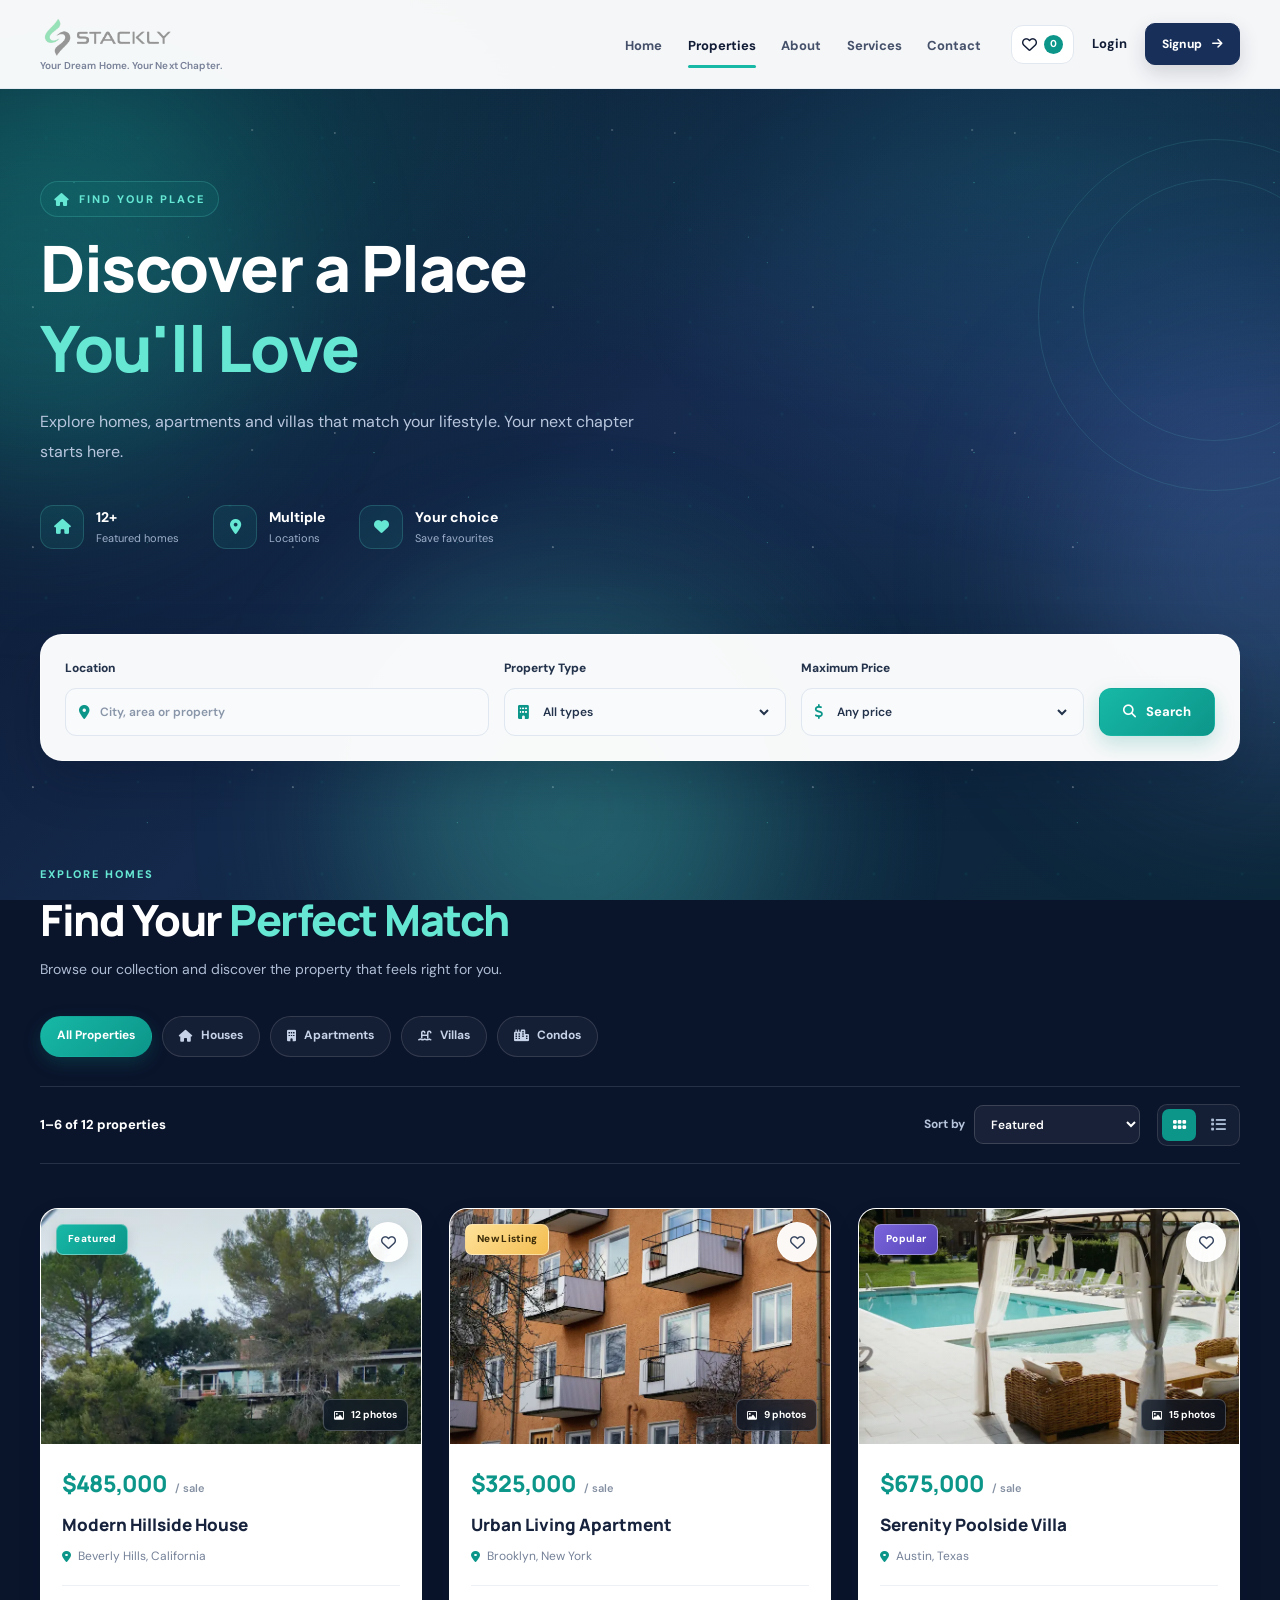
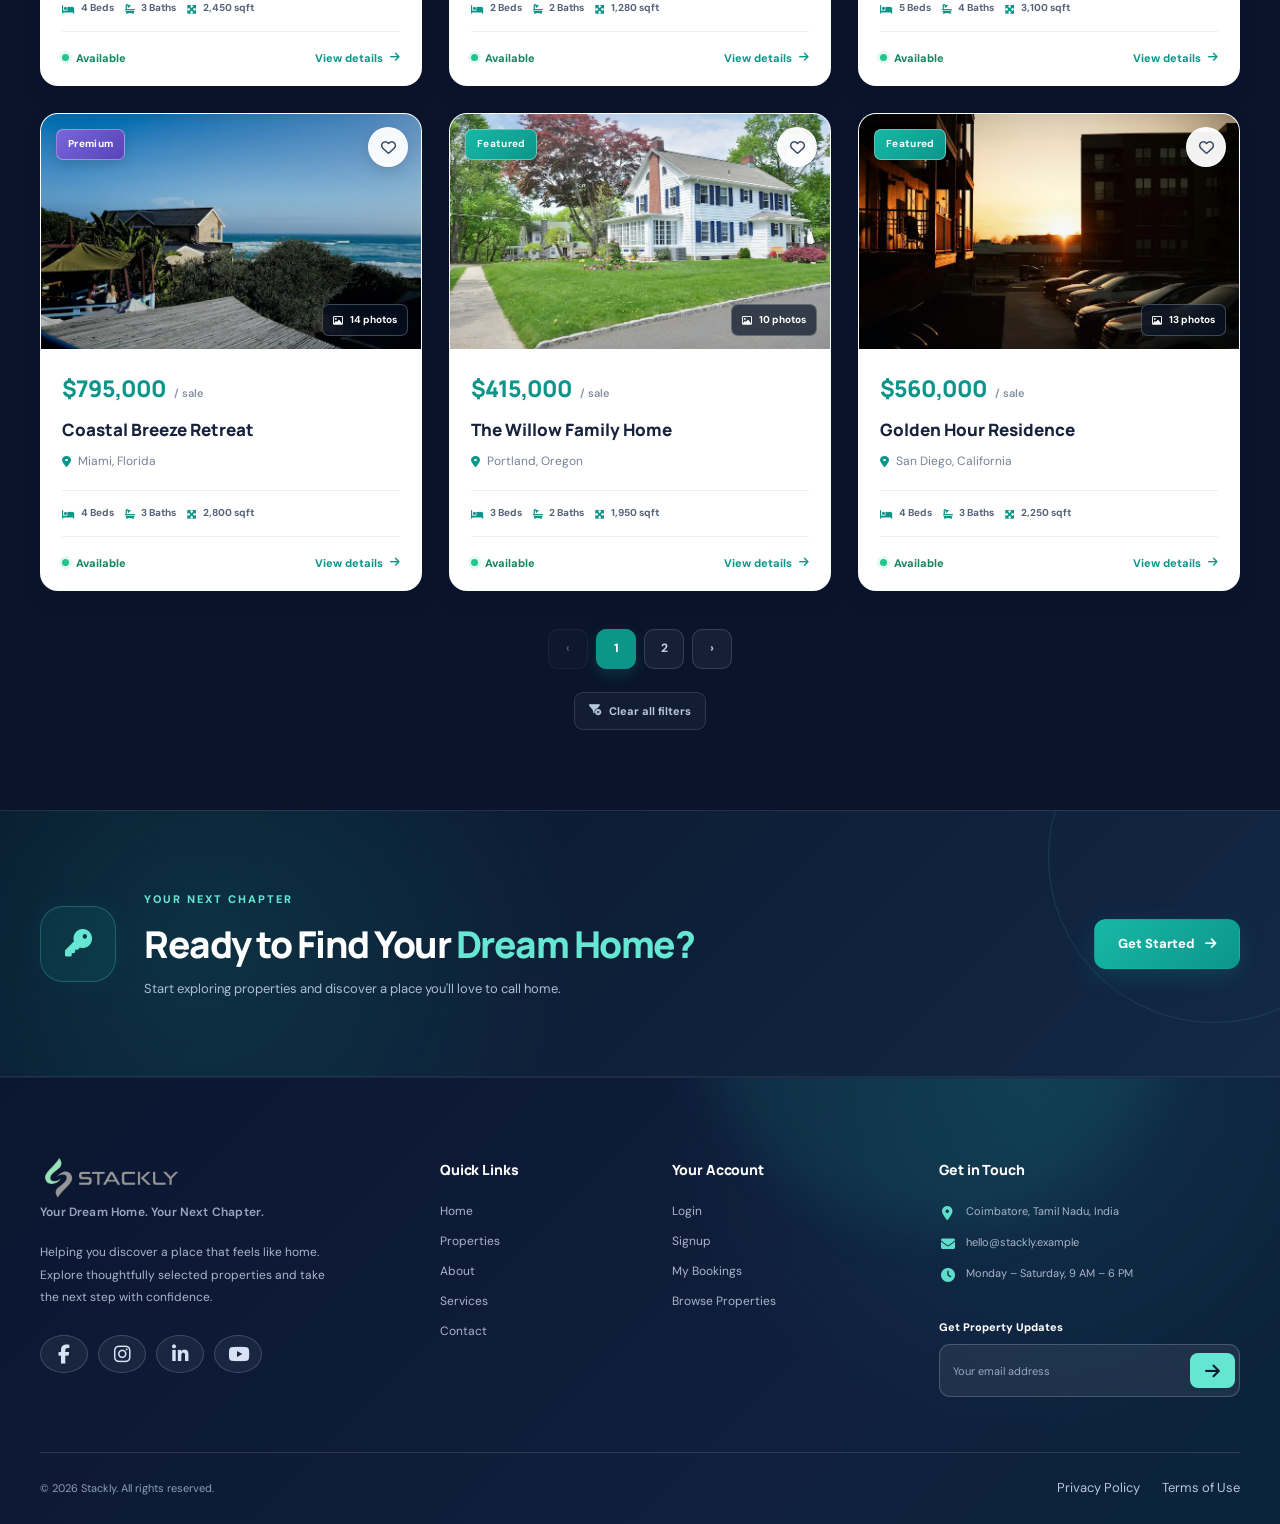
<file: properties.html>
<!DOCTYPE html>
<html lang="en">
<head>
    <meta charset="UTF-8">

    <meta
        name="viewport"
        content="width=device-width, initial-scale=1.0"
    >

    <meta
        name="description"
        content="Explore homes, apartments, condos and luxury villas with Stackly. Search properties, compare prices and save your favourite homes."
    >

    <meta name="theme-color" content="#101b35">

    <title>Explore Properties | Stackly</title>

    <!-- Font Awesome -->
    <link
        rel="stylesheet"
        href="https://cdnjs.cloudflare.com/ajax/libs/font-awesome/6.5.2/css/all.min.css"
    >

    <!-- Google Fonts -->
    <link rel="preconnect" href="https://fonts.googleapis.com">
    <link rel="preconnect" href="https://fonts.gstatic.com" crossorigin>

    <link
        href="https://fonts.googleapis.com/css2?family=DM+Sans:wght@400;500;600;700;800&family=Manrope:wght@400;500;600;700;800&display=swap"
        rel="stylesheet"
    >

    <!-- Existing Stylesheets -->
    <link rel="stylesheet" href="shared-theme.css">
    <link rel="stylesheet" href="properties.css">

    <!-- Existing Properties JavaScript -->
    <script src="properties.js" defer></script>
</head>

<body class="properties-page is-loading">

    <!-- =========================================
         PRELOADER
    ========================================== -->

    <div
        class="preloader"
        id="preloader"
        aria-label="Loading Stackly"
        role="status"
    >
        <div class="loader-content">

            <div class="loader-logo-wrap">
                <img
                    src="assets/stackly%20logo.webp"
                    class="loader-logo"
                    alt="Stackly logo"
                >
            </div>

            <p class="loader-quote">
                Your Dream Home. Your Next Chapter.
            </p>

            <div class="loader-track" aria-hidden="true">
                <span></span>
            </div>

            <p class="loader-message" id="loaderMessage">
                Finding your perfect place...
            </p>

        </div>
    </div>


    <!-- =========================================
         BACKGROUND EFFECTS
    ========================================== -->

    <div class="background-effects" aria-hidden="true">
        <span class="glow glow-one"></span>
        <span class="glow glow-two"></span>
        <span class="glow glow-three"></span>
    </div>


    <!-- =========================================
         HEADER
         Homepage Header Structure
         Properties Link Active
    ========================================== -->

    <header class="site-header" id="siteHeader">

        <div class="container navbar">

            <!-- Original Stackly Logo -->
            <a
                class="brand"
                href="index.html"
                aria-label="Stackly home"
            >
                <img
                    src="assets/stackly%20logo.webp"
                    class="brand-logo"
                    alt="Stackly"
                >

                <span class="brand-tagline">
                    Your Dream Home. Your Next Chapter.
                </span>
            </a>


            <!-- Mobile Navigation Toggle -->
            <button
                class="menu-toggle"
                id="menuToggle"
                type="button"
                aria-label="Open navigation"
                aria-controls="navMenu"
                aria-expanded="false"
            >
                <span></span>
                <span></span>
                <span></span>
            </button>


            <!-- Main Navigation -->
            <nav
                class="nav-menu"
                id="navMenu"
                aria-label="Main navigation"
            >

                <a
                    class="nav-link"
                    href="index.html"
                >
                    Home
                </a>

                <a
                    class="nav-link active"
                    href="properties.html"
                    aria-current="page"
                >
                    Properties
                </a>

                <a
                    class="nav-link"
                    href="index.html#about"
                >
                    About
                </a>

                <a
                    class="nav-link"
                    href="index.html#categories"
                >
                    Services
                </a>

                <a
                    class="nav-link"
                    href="index.html#contact"
                >
                    Contact
                </a>


                <!-- Navigation Actions -->
                <div class="nav-actions">

                    <!-- Favourites
                         Preserve Properties JavaScript IDs -->
                    <!-- Favourites Navigation -->
<a
    class="favorite-nav-link"
    href="favorites.html"
    data-favorites-link
    aria-label="View favourites"
    title="Favourites"
>
    <i class="fa-regular fa-heart" aria-hidden="true"></i>

    <span
        class="favorite-count"
        id="favoriteCount"
        data-favorite-count
    >0</span>
</a>


                    <!-- Login -->
                    <a
                        class="login-link"
                        href="login.html"
                    >
                        Login
                    </a>


                    <!-- Signup -->
                    <a
                        class="btn btn-primary nav-cta"
                        href="signup.html"
                    >
                        Signup

                        <i
                            class="fa-solid fa-arrow-right"
                            aria-hidden="true"
                        ></i>
                    </a>

                </div>

            </nav>

        </div>

    </header>


    <!-- =========================================
         MAIN CONTENT
         Existing Properties Page Content
    ========================================== -->

    <main id="mainContent">

        <!-- PROPERTIES HERO -->

        <section class="listing-hero">

            <div class="container listing-hero-content">

                <span class="section-eyebrow">
                    <i
                        class="fa-solid fa-house"
                        aria-hidden="true"
                    ></i>
                    FIND YOUR PLACE
                </span>

                <h1>
                    Discover a Place
                    <span>You'll Love</span>
                </h1>

                <p class="listing-hero-description">
                    Explore homes, apartments and villas that match
                    your lifestyle. Your next chapter starts here.
                </p>

                <div class="hero-stats">

                    <div class="hero-stat">

                        <span class="hero-stat-icon">
                            <i
                                class="fa-solid fa-house"
                                aria-hidden="true"
                            ></i>
                        </span>

                        <div>
                            <strong>12+</strong>
                            <span>Featured homes</span>
                        </div>

                    </div>


                    <div class="hero-stat">

                        <span class="hero-stat-icon">
                            <i
                                class="fa-solid fa-location-dot"
                                aria-hidden="true"
                            ></i>
                        </span>

                        <div>
                            <strong>Multiple</strong>
                            <span>Locations</span>
                        </div>

                    </div>


                    <div class="hero-stat">

                        <span class="hero-stat-icon">
                            <i
                                class="fa-solid fa-heart"
                                aria-hidden="true"
                            ></i>
                        </span>

                        <div>
                            <strong>Your choice</strong>
                            <span>Save favourites</span>
                        </div>

                    </div>

                </div>

            </div>

        </section>


        <!-- SEARCH AND FILTERS -->

        <section
            class="listing-search-section"
            aria-label="Search properties"
        >

            <div class="container">

                <form
                    class="listing-search"
                    id="listingSearch"
                >

                    <div class="search-field location-field">

                        <label for="locationInput">
                            Location
                        </label>

                        <div class="search-input-wrap">

                            <i
                                class="fa-solid fa-location-dot"
                                aria-hidden="true"
                            ></i>

                            <input
                                type="search"
                                id="locationInput"
                                name="location"
                                placeholder="City, area or property"
                                autocomplete="off"
                            >

                        </div>

                    </div>


                    <div class="search-field">

                        <label for="typeFilter">
                            Property Type
                        </label>

                        <div class="select-input-wrap">

                            <i
                                class="fa-solid fa-building"
                                aria-hidden="true"
                            ></i>

                            <select
                                id="typeFilter"
                                name="type"
                            >
                                <option value="">All types</option>
                                <option value="house">House</option>
                                <option value="apartment">Apartment</option>
                                <option value="villa">Villa</option>
                                <option value="condo">Condominium</option>
                            </select>

                        </div>

                    </div>


                    <div class="search-field">

                        <label for="priceFilter">
                            Maximum Price
                        </label>

                        <div class="select-input-wrap">

                            <i
                                class="fa-solid fa-dollar-sign"
                                aria-hidden="true"
                            ></i>

                            <select
                                id="priceFilter"
                                name="price"
                            >
                                <option value="">Any price</option>
                                <option value="100000">Up to $100,000</option>
                                <option value="250000">Up to $250,000</option>
                                <option value="500000">Up to $500,000</option>
                                <option value="750000">Up to $750,000</option>
                                <option value="1000000">Up to $1,000,000</option>
                            </select>

                        </div>

                    </div>


                    <button
                        type="submit"
                        class="btn search-submit"
                    >
                        <i
                            class="fa-solid fa-magnifying-glass"
                            aria-hidden="true"
                        ></i>

                        <span>Search</span>
                    </button>

                </form>

            </div>

        </section>


        <!-- PROPERTY LISTINGS -->

        <section
            class="properties-section"
            id="propertyListings"
        >

            <div class="container">

                <div class="properties-section-heading">

                    <div class="section-heading-content">

                        <span class="section-eyebrow">
                            EXPLORE HOMES
                        </span>

                        <h2>
                            Find Your
                            <span>Perfect Match</span>
                        </h2>

                        <p>
                            Browse our collection and discover the
                            property that feels right for you.
                        </p>

                    </div>

                </div>


                <!-- Quick Filters -->

                <div
                    class="quick-filters"
                    aria-label="Quick property filters"
                >

                    <button
                        type="button"
                        class="quick-filter active"
                        data-quick-type=""
                    >
                        All Properties
                    </button>

                    <button
                        type="button"
                        class="quick-filter"
                        data-quick-type="house"
                    >
                        <i
                            class="fa-solid fa-house"
                            aria-hidden="true"
                        ></i>
                        Houses
                    </button>

                    <button
                        type="button"
                        class="quick-filter"
                        data-quick-type="apartment"
                    >
                        <i
                            class="fa-solid fa-building"
                            aria-hidden="true"
                        ></i>
                        Apartments
                    </button>

                    <button
                        type="button"
                        class="quick-filter"
                        data-quick-type="villa"
                    >
                        <i
                            class="fa-solid fa-water-ladder"
                            aria-hidden="true"
                        ></i>
                        Villas
                    </button>

                    <button
                        type="button"
                        class="quick-filter"
                        data-quick-type="condo"
                    >
                        <i
                            class="fa-solid fa-city"
                            aria-hidden="true"
                        ></i>
                        Condos
                    </button>

                </div>


                <!-- Listing Toolbar -->

                <div class="listing-toolbar">

                    <div class="listing-toolbar-left">

                        <p
                            class="results-count"
                            id="resultsCount"
                            aria-live="polite"
                        >
                            Loading properties...
                        </p>

                    </div>


                    <div class="listing-toolbar-right">

                        <div class="sort-control">

                            <label for="sortFilter">
                                Sort by
                            </label>

                            <select
                                id="sortFilter"
                                name="sort"
                            >
                                <option value="featured">Featured</option>
                                <option value="price-low">Price: Low to High</option>
                                <option value="price-high">Price: High to Low</option>
                                <option value="name">Name: A to Z</option>
                            </select>

                        </div>


                        <div
                            class="view-toggle"
                            role="group"
                            aria-label="Property display layout"
                        >

                            <button
                                type="button"
                                class="view-toggle-button active"
                                id="gridViewButton"
                                aria-label="Grid view"
                                aria-pressed="true"
                            >
                                <i
                                    class="fa-solid fa-grip"
                                    aria-hidden="true"
                                ></i>
                            </button>

                            <button
                                type="button"
                                class="view-toggle-button"
                                id="listViewButton"
                                aria-label="List view"
                                aria-pressed="false"
                            >
                                <i
                                    class="fa-solid fa-list"
                                    aria-hidden="true"
                                ></i>
                            </button>

                        </div>

                    </div>

                </div>


                <!-- Active Filters -->

                <div
                    class="active-filters"
                    id="activeFilters"
                    aria-label="Active filters"
                ></div>


                <!-- Property Grid -->

                <div
                    class="property-grid"
                    id="propertyGrid"
                    aria-live="polite"
                ></div>


                <!-- Empty State -->

                <div
                    class="empty-state"
                    id="emptyState"
                    hidden
                >

                    <div class="empty-state-icon">
                        <i
                            class="fa-solid fa-house-circle-xmark"
                            aria-hidden="true"
                        ></i>
                    </div>

                    <h3>No Properties Found</h3>

                    <p>
                        We couldn't find properties matching your
                        search. Try changing your filters.
                    </p>

                    <button
                        type="button"
                        class="btn btn-primary"
                        id="resetSearch"
                    >
                        <i
                            class="fa-solid fa-rotate-left"
                            aria-hidden="true"
                        ></i>
                        Reset Search
                    </button>

                </div>


                <!-- Pagination -->

                <nav
                    class="pagination"
                    id="pagination"
                    aria-label="Property pages"
                ></nav>


                <!-- Clear Filters -->

                <div class="clear-filters-wrap">

                    <button
                        type="button"
                        class="clear-filters-button"
                        id="clearFilters"
                    >
                        <i
                            class="fa-solid fa-filter-circle-xmark"
                            aria-hidden="true"
                        ></i>

                        Clear all filters
                    </button>

                </div>

            </div>

        </section>


        <!-- CALL TO ACTION -->

        <section class="properties-cta">

            <div class="container">

                <div class="cta-content">

                    <div class="cta-icon">
                        <i
                            class="fa-solid fa-key"
                            aria-hidden="true"
                        ></i>
                    </div>

                    <div class="cta-text">

                        <span class="section-eyebrow">
                            YOUR NEXT CHAPTER
                        </span>

                        <h2>
                            Ready to Find Your
                            <span>Dream Home?</span>
                        </h2>

                        <p>
                            Start exploring properties and discover
                            a place you'll love to call home.
                        </p>

                    </div>

                    <a
                        href="signup.html"
                        class="btn cta-button"
                    >
                        Get Started

                        <i
                            class="fa-solid fa-arrow-right"
                            aria-hidden="true"
                        ></i>
                    </a>

                </div>

            </div>

        </section>

    </main>


    <!-- =========================================
         FOOTER
         Homepage Footer Structure
    ========================================== -->

    <footer class="site-footer" id="contact">

        <div class="container footer-main">

            <!-- Brand Column -->

            <div class="footer-brand-column">

                <a
                    class="brand footer-brand"
                    href="index.html"
                    aria-label="Stackly home"
                >
                    <img
                        src="assets/stackly%20logo.webp"
                        class="brand-logo"
                        alt="Stackly"
                    >

                    <span class="brand-tagline">
                        Your Dream Home. Your Next Chapter.
                    </span>
                </a>

                <p>
                    Helping you discover a place that feels like home.
                    Explore thoughtfully selected properties and take
                    the next step with confidence.
                </p>

                <div
                    class="social-links"
                    aria-label="Social media"
                >

                    <a
                        href="https://www.facebook.com/"
                        aria-label="Facebook"
                        target="_blank"
                        rel="noopener noreferrer"
                    >
                        <i
                            class="fa-brands fa-facebook-f"
                            aria-hidden="true"
                        ></i>
                    </a>

                    <a
                        href="https://www.instagram.com/"
                        aria-label="Instagram"
                        target="_blank"
                        rel="noopener noreferrer"
                    >
                        <i
                            class="fa-brands fa-instagram"
                            aria-hidden="true"
                        ></i>
                    </a>

                    <a
                        href="https://www.linkedin.com/"
                        aria-label="LinkedIn"
                        target="_blank"
                        rel="noopener noreferrer"
                    >
                        <i
                            class="fa-brands fa-linkedin-in"
                            aria-hidden="true"
                        ></i>
                    </a>

                    <a
                        href="https://www.youtube.com/"
                        aria-label="YouTube"
                        target="_blank"
                        rel="noopener noreferrer"
                    >
                        <i
                            class="fa-brands fa-youtube"
                            aria-hidden="true"
                        ></i>
                    </a>

                </div>

            </div>


            <!-- Quick Links -->

            <div class="footer-column">

                <h3>Quick Links</h3>

                <a href="index.html">Home</a>

        <a href="properties.html">Properties</a>

        <a href="index.html#about">About</a>

        <a href="index.html#categories">Services</a>

        <a href="index.html#contact">Contact</a>

            </div>


            <!-- Account Links -->

            <div class="footer-column">

                <h3>Your Account</h3>

                <a href="login.html">Login</a>
                <a href="signup.html">Signup</a>
                <a href="my-bookings.html">My Bookings</a>
                <a href="properties.html">Browse Properties</a>

            </div>


            <!-- Contact and Newsletter -->

            <div class="footer-column footer-contact">

                <h3>Get in Touch</h3>

                <p>
                    <i
                        class="fa-solid fa-location-dot"
                        aria-hidden="true"
                    ></i>

                    <span>Coimbatore, Tamil Nadu, India</span>
                </p>

                <p>
                    <i
                        class="fa-solid fa-envelope"
                        aria-hidden="true"
                    ></i>

                    <span>hello@stackly.example</span>
                </p>

                <p>
                    <i
                        class="fa-solid fa-clock"
                        aria-hidden="true"
                    ></i>

                    <span>Monday – Saturday, 9 AM – 6 PM</span>
                </p>


                <!-- Newsletter -->

                <form
                    class="footer-subscribe"
                    id="footerSubscribe"
                >

                    <label for="subscribeEmail">
                        Get Property Updates
                    </label>

                    <div class="subscribe-field">

                        <input
                            id="subscribeEmail"
                            name="email"
                            type="email"
                            placeholder="Your email address"
                            autocomplete="email"
                            required
                        >

                        <button
                            type="submit"
                            aria-label="Subscribe"
                        >
                            <i
                                class="fa-solid fa-arrow-right"
                                aria-hidden="true"
                            ></i>
                        </button>

                    </div>

                </form>

            </div>

        </div>


        <!-- Footer Bottom -->

        <div class="container footer-bottom">

            <p>
                &copy;
                <span id="currentYear"></span>
                Stackly. All rights reserved.
            </p>

            <div>
                <a href="privacy-policy.html">Privacy Policy</a>
                <a href="terms.html">Terms of Use</a>
            </div>

        </div>

    </footer>


    <!-- Toast Notifications -->

    <div
        class="toast-container"
        id="toastContainer"
        aria-live="polite"
        aria-atomic="true"
    ></div>


    <!-- Back to Top -->

    <button
        class="back-to-top"
        id="backToTop"
        type="button"
        aria-label="Back to top"
    >
        <i
            class="fa-solid fa-arrow-up"
            aria-hidden="true"
        ></i>
    </button>

</body>
</html>
</file>
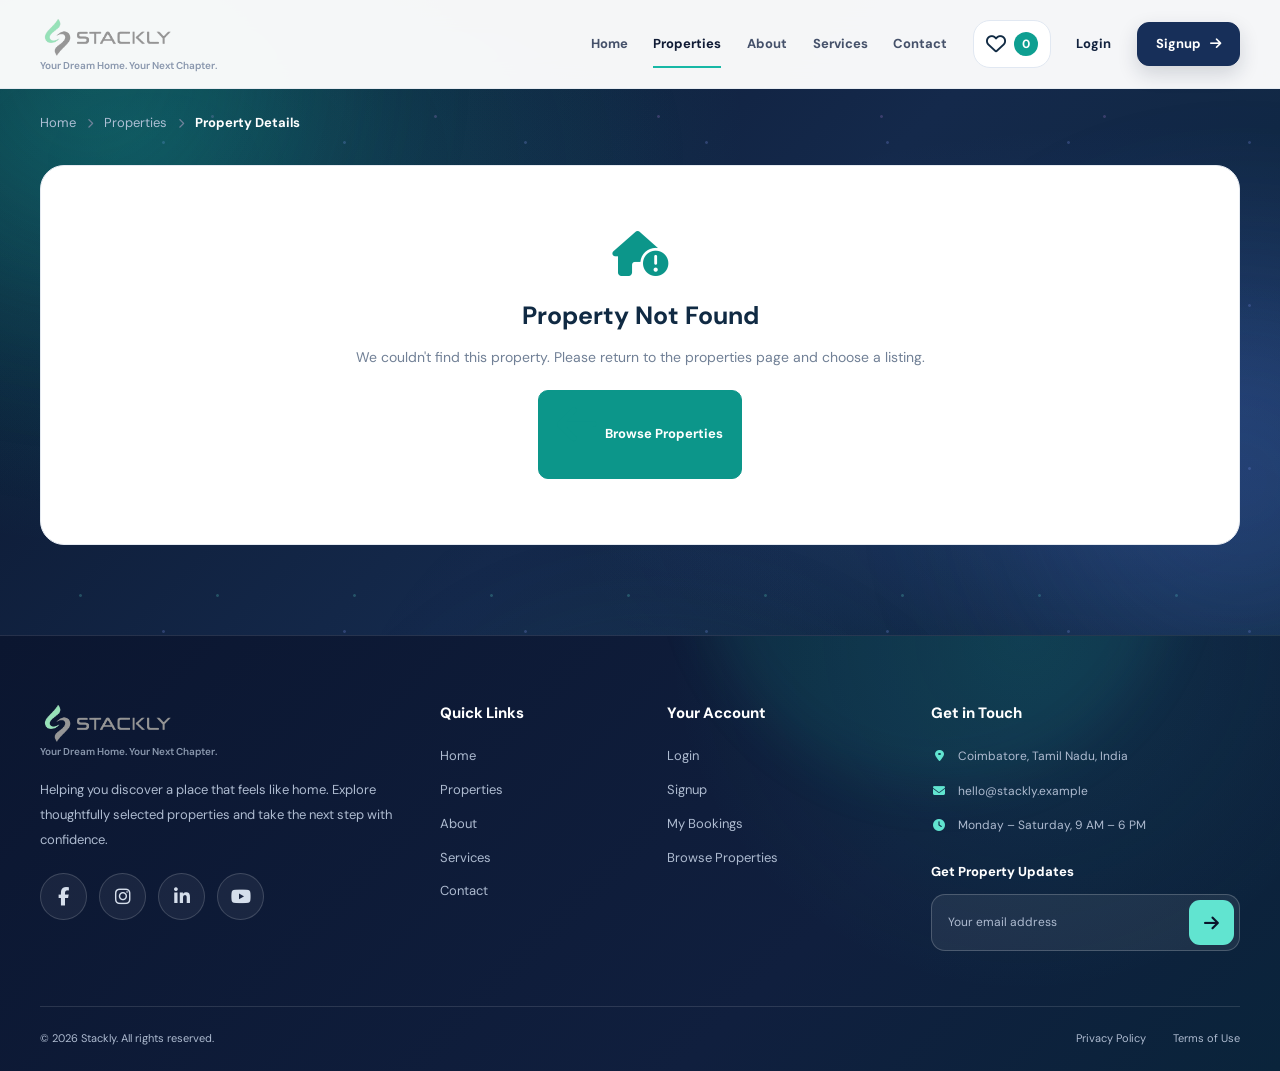
<file: property-details.html>
<!DOCTYPE html>
<html lang="en">
<head>
    <meta charset="UTF-8">
    <meta name="viewport" content="width=device-width, initial-scale=1.0">
    <meta name="theme-color" content="#0a142b">

    <meta name="description"
          content="Explore property photos, amenities, location and booking details with Stackly.">

    <title>Property Details | Stackly</title>

    <link rel="preconnect" href="https://fonts.googleapis.com">
    <link rel="preconnect" href="https://fonts.gstatic.com" crossorigin>

    <link href="https://fonts.googleapis.com/css2?family=DM+Sans:wght@400;500;600;700;800&family=Manrope:wght@400;500;600;700;800&display=swap"
          rel="stylesheet">

    <link rel="stylesheet"
          href="https://cdnjs.cloudflare.com/ajax/libs/font-awesome/6.5.2/css/all.min.css">

    <link rel="stylesheet" href="shared-theme.css">
    <link rel="stylesheet" href="property-details.css">

    <script src="property-details.js" defer></script>
</head>

<body class="property-details-page is-loading">

    <!-- PRELOADER -->
    <div class="preloader" id="preloader" aria-label="Loading Stackly">
        <div class="loader-content">
            <div class="loader-logo-wrap">
                <img src="assets/stackly%20logo.webp"
                     class="loader-logo"
                     alt="Stackly logo">
            </div>

            <p class="loader-quote">
                Your Dream Home. Your Next Chapter.
            </p>

            <div class="loader-track" aria-hidden="true">
                <span></span>
            </div>

            <p class="loader-message" id="loaderMessage">
                Finding your perfect place...
            </p>
        </div>
    </div>

    <!-- SAME BACKGROUND GLOW EFFECTS -->
    <div class="background-effects" aria-hidden="true">
        <span class="glow glow-one"></span>
        <span class="glow glow-two"></span>
        <span class="glow glow-three"></span>
    </div>

    <!-- HEADER -->
    <header class="site-header" id="siteHeader">
        <div class="container navbar">

            <a class="brand" href="index.html" aria-label="Stackly home">
                <img src="assets/stackly%20logo.webp"
                     class="brand-logo"
                     alt="Stackly">

                <span class="brand-tagline">
                    Your Dream Home. Your Next Chapter.
                </span>
            </a>

            <button class="menu-toggle"
                    id="menuToggle"
                    type="button"
                    aria-label="Open navigation"
                    aria-controls="navMenu"
                    aria-expanded="false">
                <span></span>
                <span></span>
                <span></span>
            </button>

            <nav class="nav-menu" id="navMenu" aria-label="Main navigation">
                <a class="nav-link" href="index.html">Home</a>
                <a class="nav-link active"
                   href="properties.html"
                   aria-current="page">Properties</a>
                <a class="nav-link" href="index.html#about">About</a>
                <a class="nav-link" href="index.html#categories">Services</a>
                <a class="nav-link" href="index.html#contact">Contact</a>

                
<a
    class="favorite-nav-link"
    href="favorites.html"
    data-favorites-link
    aria-label="View favourites"
    title="Favourites"
>
    <i class="fa-regular fa-heart" aria-hidden="true"></i>
    <span
        class="favorite-count"
        id="favoriteCount"
        data-favorite-count
    >0</span>
</a>



                    <a class="login-link" href="login.html">Login</a>

                    <a class="btn btn-primary nav-cta" href="signup.html">
                        Signup
                        <i class="fa-solid fa-arrow-right" aria-hidden="true"></i>
                    </a>
                </div>
            </nav>
        </div>
    </header>

    <main id="mainContent">

        <!-- BREADCRUMB -->
        <section class="breadcrumb-section">
            <div class="container breadcrumb">
                <a href="index.html">Home</a>
                <i class="fa-solid fa-chevron-right" aria-hidden="true"></i>
                <a href="properties.html">Properties</a>
                <i class="fa-solid fa-chevron-right" aria-hidden="true"></i>
                <span id="breadcrumbProperty">Property Details</span>
            </div>
        </section>

        <!-- PROPERTY DETAILS -->
        <section class="property-details-section">
            <div class="container" id="propertyDetailsContainer">

                <!-- PROPERTY HEADING -->
                <div class="property-heading reveal">
                    <div class="property-heading-content">
                        <span class="property-status" id="propertyStatus">
                            <span class="status-dot"></span>
                            Featured Property
                        </span>

                        <h1 id="propertyTitle">Loading property...</h1>

                        <p class="property-location">
                            <i class="fa-solid fa-location-dot" aria-hidden="true"></i>
                            <span id="propertyLocation">Finding location...</span>
                        </p>
                    </div>

                    <div class="property-heading-actions">
                        <button class="icon-action favorite-button"
                                id="favoriteButton"
                                type="button"
                                aria-label="Add property to favourites"
                                aria-pressed="false">
                            <i class="fa-regular fa-heart" aria-hidden="true"></i>
                        </button>

                        <button class="icon-action share-button"
                                id="shareButton"
                                type="button"
                                aria-label="Share property">
                            <i class="fa-solid fa-share-nodes" aria-hidden="true"></i>
                        </button>
                    </div>
                </div>

                <!-- IMAGE GALLERY -->
                <div class="property-gallery reveal">
                    <div class="gallery-main">
                        <img src="https://images.unsplash.com/photo-1600596542815-ffad4c1539a9?auto=format&fit=crop&w=1400&q=85"
                             alt="Property exterior"
                             id="mainPropertyImage">

                        <span class="gallery-image-count" id="imageCount">
                            <i class="fa-regular fa-images" aria-hidden="true"></i>
                            1 / 4
                        </span>

                        <button class="gallery-arrow gallery-prev"
                                id="galleryPrev"
                                type="button"
                                aria-label="Previous image">
                            <i class="fa-solid fa-chevron-left" aria-hidden="true"></i>
                        </button>

                        <button class="gallery-arrow gallery-next"
                                id="galleryNext"
                                type="button"
                                aria-label="Next image">
                            <i class="fa-solid fa-chevron-right" aria-hidden="true"></i>
                        </button>
                    </div>

                    <div class="gallery-thumbnails" id="galleryThumbnails"></div>
                </div>

                <!-- DETAILS LAYOUT -->
                <div class="details-layout">

                    <div class="details-main-column">

                        <!-- QUICK STATS -->
                        <div class="property-stats-card reveal">
                            <div class="property-stat">
                                <span class="stat-icon">
                                    <i class="fa-solid fa-bed" aria-hidden="true"></i>
                                </span>
                                <div>
                                    <strong id="propertyBedrooms">4</strong>
                                    <span>Bedrooms</span>
                                </div>
                            </div>

                            <div class="property-stat">
                                <span class="stat-icon">
                                    <i class="fa-solid fa-bath" aria-hidden="true"></i>
                                </span>
                                <div>
                                    <strong id="propertyBathrooms">3</strong>
                                    <span>Bathrooms</span>
                                </div>
                            </div>

                            <div class="property-stat">
                                <span class="stat-icon">
                                    <i class="fa-solid fa-ruler-combined" aria-hidden="true"></i>
                                </span>
                                <div>
                                    <strong id="propertyArea">2,450</strong>
                                    <span>Sq. Ft.</span>
                                </div>
                            </div>

                            <div class="property-stat">
                                <span class="stat-icon">
                                    <i class="fa-solid fa-car" aria-hidden="true"></i>
                                </span>
                                <div>
                                    <strong id="propertyParking">2</strong>
                                    <span>Parking</span>
                                </div>
                            </div>
                        </div>

                        <!-- OVERVIEW -->
                        <section class="details-card reveal">
                            <div class="section-heading">
                                <div>
                                    <span class="eyebrow">PROPERTY INFORMATION</span>
                                    <h2>Property Overview</h2>
                                </div>
                            </div>

                            <p class="property-description" id="propertyDescription">
                                Discover a beautiful home designed for comfortable
                                living, with thoughtfully planned spaces and modern finishes.
                            </p>

                            <div class="overview-divider"></div>

                            <div class="overview-grid">
                                <div class="overview-item">
                                    <span>Property ID</span>
                                    <strong id="propertyId">HN-001</strong>
                                </div>

                                <div class="overview-item">
                                    <span>Property Type</span>
                                    <strong id="propertyType">Villa</strong>
                                </div>

                                <div class="overview-item">
                                    <span>Property Status</span>
                                    <strong id="overviewStatus">For Sale</strong>
                                </div>

                                <div class="overview-item">
                                    <span>Year Built</span>
                                    <strong id="propertyYear">2022</strong>
                                </div>
                            </div>
                        </section>

                        <!-- AMENITIES -->
                        <section class="details-card reveal">
                            <div class="section-heading">
                                <div>
                                    <span class="eyebrow">COMFORT & CONVENIENCE</span>
                                    <h2>Property Amenities</h2>
                                </div>
                            </div>

                            <div class="amenities-grid" id="amenitiesGrid"></div>
                        </section>

                        <!-- LOCATION / MAP -->
                        <section class="details-card location-card reveal">
                            <div class="section-heading">
                                <div>
                                    <span class="eyebrow">EXPLORE THE AREA</span>
                                    <h2>Location & Neighborhood</h2>
                                </div>
                            </div>

                            <p>
                                Explore nearby shops, restaurants, schools and everyday
                                essentials around your selected property.
                            </p>

                            <div class="location-map-frame">
                                <iframe id="propertyMap"
                                        title="Property location map"
                                        loading="lazy"
                                        referrerpolicy="no-referrer-when-downgrade"
                                        src="about:blank">
                                </iframe>
                            </div>

                            <div class="location-map-footer">
                                <span class="location-map-icon">📍</span>
                                <div>
                                    <h3 id="mapLocationTitle">Property Location</h3>
                                    <p id="mapLocationText">Explore the neighborhood.</p>
                                </div>

                                <a href="https://maps.google.com/"
                                   target="_blank"
                                   rel="noopener noreferrer"
                                   class="btn btn-outline"
                                   id="mapLink">
                                    <i class="fa-solid fa-map" aria-hidden="true"></i>
                                    Open Map
                                </a>
                            </div>
                        </section>

                    </div>

                    <!-- RIGHT SIDEBAR -->
                    <aside class="property-sidebar">

                        <div class="booking-card reveal">
                            <span class="sidebar-label">PROPERTY PRICE</span>

                            <div class="property-price" id="propertyPrice">$450,000</div>
                            <p class="price-caption" id="priceCaption">One-time purchase price</p>

                            <div class="booking-divider"></div>

                            <div class="sidebar-info-row">
                                <span><i class="fa-solid fa-house" aria-hidden="true"></i> Property Type</span>
                                <strong id="sidebarType">Villa</strong>
                            </div>

                            <div class="sidebar-info-row">
                                <span><i class="fa-solid fa-bed" aria-hidden="true"></i> Bedrooms</span>
                                <strong id="sidebarBedrooms">4</strong>
                            </div>

                            <div class="sidebar-info-row">
                                <span><i class="fa-solid fa-ruler-combined" aria-hidden="true"></i> Area</span>
                                <strong id="sidebarArea">2,450 sq.ft.</strong>
                            </div>

                            <a href="booking.html"
                               class="btn btn-primary booking-button"
                               id="bookViewingButton">
                                <i class="fa-regular fa-calendar-check" aria-hidden="true"></i>
                                Book Now
                                <i class="fa-solid fa-arrow-right" aria-hidden="true"></i>
                            </a>

                            <a href="login.html" class="btn btn-outline contact-agent-button">
                                <i class="fa-regular fa-comments" aria-hidden="true"></i>
                                Contact an Agent
                            </a>

                            <div class="secure-note">
                                <i class="fa-solid fa-shield-halved" aria-hidden="true"></i>
                                <span>Your information is handled securely.</span>
                            </div>
                        </div>

                        <div class="help-card reveal">
                            <div class="help-icon">🏡</div>
                            <h3>Need Help Finding a Home?</h3>
                            <p>Our team can help you find a property that suits your lifestyle and budget.</p>
                            <a href="index.html#contact">
                                Talk to Our Team
                                <i class="fa-solid fa-arrow-right" aria-hidden="true"></i>
                            </a>
                        </div>

                    </aside>
                </div>

                <div class="back-properties reveal">
                    <a href="properties.html" class="btn btn-outline">
                        <i class="fa-solid fa-arrow-left" aria-hidden="true"></i>
                        Back to Properties
                    </a>
                </div>

            </div>
        </section>
    </main>

    <!-- FOOTER: same structure as homepage -->
    <footer class="site-footer" id="contact">
        <div class="container footer-main">

            <div class="footer-brand-column">
                <a class="brand footer-brand" href="index.html" aria-label="Stackly home">
                    <img src="assets/stackly%20logo.webp" class="brand-logo" alt="Stackly">
                    <span class="brand-tagline">Your Dream Home. Your Next Chapter.</span>
                </a>

                <p>
                    Helping you discover a place that feels like home.
                    Explore thoughtfully selected properties and take
                    the next step with confidence.
                </p>

                <div class="social-links" aria-label="Social media">
                    <a href="https://www.facebook.com/" aria-label="Facebook" target="_blank" rel="noopener noreferrer">
                        <i class="fa-brands fa-facebook-f" aria-hidden="true"></i>
                    </a>
                    <a href="https://www.instagram.com/" aria-label="Instagram" target="_blank" rel="noopener noreferrer">
                        <i class="fa-brands fa-instagram" aria-hidden="true"></i>
                    </a>
                    <a href="https://www.linkedin.com/" aria-label="LinkedIn" target="_blank" rel="noopener noreferrer">
                        <i class="fa-brands fa-linkedin-in" aria-hidden="true"></i>
                    </a>
                    <a href="https://www.youtube.com/" aria-label="YouTube" target="_blank" rel="noopener noreferrer">
                        <i class="fa-brands fa-youtube" aria-hidden="true"></i>
                    </a>
                </div>
            </div>

            <div class="footer-column">
                <h3>Quick Links</h3>
                <a href="index.html">Home</a>

        <a href="properties.html">Properties</a>

        <a href="index.html#about">About</a>

        <a href="index.html#categories">Services</a>

        <a href="index.html#contact">Contact</a>
            </div>

            <div class="footer-column">
                <h3>Your Account</h3>
                <a href="login.html">Login</a>
                <a href="signup.html">Signup</a>
                <a href="my-bookings.html">My Bookings</a>
                <a href="properties.html">Browse Properties</a>
            </div>

            <div class="footer-column footer-contact">
                <h3>Get in Touch</h3>

                <p>
                    <i class="fa-solid fa-location-dot" aria-hidden="true"></i>
                    <span>Coimbatore, Tamil Nadu, India</span>
                </p>

                <p>
                    <i class="fa-solid fa-envelope" aria-hidden="true"></i>
                    <span>hello@stackly.example</span>
                </p>

                <p>
                    <i class="fa-solid fa-clock" aria-hidden="true"></i>
                    <span>Monday – Saturday, 9 AM – 6 PM</span>
                </p>

                <form class="footer-subscribe" id="footerSubscribe">
                    <label for="subscribeEmail">Get Property Updates</label>
                    <div class="subscribe-field">
                        <input id="subscribeEmail"
                               name="email"
                               type="email"
                               placeholder="Your email address"
                               autocomplete="email"
                               required>
                        <button type="submit" aria-label="Subscribe">
                            <i class="fa-solid fa-arrow-right" aria-hidden="true"></i>
                        </button>
                    </div>
                </form>
            </div>
        </div>

        <div class="container footer-bottom">
            <p>&copy; <span id="currentYear"></span> Stackly. All rights reserved.</p>
            <div>
                <a href="privacy-policy.html">Privacy Policy</a>
                <a href="terms.html">Terms of Use</a>
            </div>
        </div>
    </footer>

    <div class="toast-container" id="toastContainer" aria-live="polite" aria-atomic="true"></div>

    <button class="back-to-top" id="backToTop" type="button" aria-label="Back to top">
        <i class="fa-solid fa-arrow-up" aria-hidden="true"></i>
    </button>

</body>
</html>
</file>
<file: index.css>
/* =========================================================
   STACKLY HOMENEST
   PREMIUM MIDNIGHT BLUE + TEAL THEME
   RESPONSIVE: MOBILE / TABLET / LAPTOP / DESKTOP
========================================================= */

/* =========================
   1. ROOT & RESET
========================= */

:root {
  --navy: #101d3a;
  --navy-deep: #0a142b;
  --navy-soft: #1b2d53;

  --teal: #17b8a6;
  --teal-dark: #0c968a;
  --mint: #dffaf4;

  --ink: #17233e;
  --muted: #68748b;

  --surface: #ffffff;
  --surface-soft: #f4f8fc;

  --line: #e4eaf2;

  --shadow-sm: 0 8px 24px rgba(16, 29, 58, 0.07);
  --shadow-md: 0 18px 45px rgba(16, 29, 58, 0.12);
  --shadow-lg: 0 28px 75px rgba(7, 20, 43, 0.2);

  --radius: 22px;
  --radius-sm: 14px;

  --container: 1200px;
}

*,
*::before,
*::after {
  box-sizing: border-box;
}

html {
  scroll-behavior: smooth;
  scroll-padding-top: 100px;
  background-color: #101b35;
}

body {
  position: relative;
  isolation: isolate;
  margin: 0;
  color: #f3f7ff;
  background-color: #101b35;
  background-image:
    radial-gradient(
      ellipse at 8% 12%,
      rgba(23, 184, 166, 0.12),
      transparent 36%
    ),
    radial-gradient(
      ellipse at 92% 28%,
      rgba(91, 133, 221, 0.12),
      transparent 38%
    ),
    radial-gradient(
      ellipse at 50% 88%,
      rgba(112, 91, 205, 0.07),
      transparent 38%
    ),
    linear-gradient(
      135deg,
      #0a142b 0%,
      #142541 52%,
      #0b2638 100%
    );
  background-attachment: fixed;
  font-family: "DM Sans", sans-serif;
  line-height: 1.65;
  overflow-x: clip;
}

body.menu-open {
  overflow: hidden;
}

img {
  display: block;
  max-width: 100%;
}

a {
  color: inherit;
  text-decoration: none;
}

button,
input,
select,
textarea {
  font: inherit;
}

button,
a {
  -webkit-tap-highlight-color: transparent;
}

button {
  cursor: pointer;
}

.container {
  width: min(var(--container), calc(100% - 48px));
  margin-inline: auto;
}

.section {
  position: relative;
  padding: 104px 0;
}

h1,
h2,
h3,
p {
  margin-top: 0;
}

h1,
h2,
h3 {
  font-family: "Manrope", sans-serif;
  letter-spacing: -0.035em;
  line-height: 1.2;
}

h2 {
  margin-bottom: 14px;
  font-size: clamp(2rem, 3.4vw, 3rem);
}

h2 span {
  color: #51cdbd;
}

p {
  color: var(--muted);
}

::selection {
  color: #ffffff;
  background: var(--teal-dark);
}

:focus-visible {
  outline: 3px solid #65efdc;
  outline-offset: 4px;
}

/* =========================
   2. AMBIENT BACKGROUND
========================= */

.background-effects {
  position: fixed;
  inset: 0;
  z-index: -1;
  overflow: hidden;
  pointer-events: none;
  background:
    radial-gradient(
      ellipse at 12% 18%,
      rgba(23, 184, 166, 0.09),
      transparent 34%
    ),
    radial-gradient(
      ellipse at 88% 58%,
      rgba(85, 120, 220, 0.09),
      transparent 35%
    ),
    radial-gradient(
      ellipse at 48% 95%,
      rgba(172, 105, 221, 0.055),
      transparent 32%
    );
}

.background-effects::before,
.background-effects::after {
  position: absolute;
  inset: 0;
  content: "";
  pointer-events: none;
}

.background-effects::before {
  opacity: 0.42;
  background-image:
    radial-gradient(
      circle,
      rgba(151, 255, 239, 0.88) 0 1px,
      transparent 1.8px
    ),
    radial-gradient(
      circle,
      rgba(164, 190, 255, 0.8) 0 1px,
      transparent 1.8px
    ),
    radial-gradient(
      circle,
      rgba(239, 183, 255, 0.7) 0 1px,
      transparent 1.8px
    );
  background-size:
    137px 151px,
    191px 173px,
    223px 207px;
  background-position:
    12px 28px,
    71px 94px,
    119px 37px;
  animation: homeGlitterDrift 32s linear infinite;
}

.background-effects::after {
  opacity: 0.3;
  background-image:
    radial-gradient(
      circle,
      rgba(102, 241, 221, 0.95) 0 1.2px,
      transparent 2.4px
    ),
    radial-gradient(
      circle,
      rgba(142, 169, 255, 0.8) 0 1px,
      transparent 2px
    );
  background-size:
    257px 231px,
    311px 283px;
  background-position:
    43px 77px,
    152px 23px;
  animation: homeGlitterTwinkle 5s ease-in-out infinite alternate;
}

.glow {
  position: absolute;
  display: block;
  border-radius: 50%;
  filter: blur(100px);
  opacity: 0.07;
  pointer-events: none;
  will-change: transform;
}

.glow-one {
  top: 8%;
  left: -180px;
  width: 410px;
  height: 410px;
  background: #17b8a6;
  animation: homeGlitterGlowOne 16s ease-in-out infinite alternate;
}

.glow-two {
  top: 38%;
  right: -200px;
  width: 440px;
  height: 440px;
  background: #6388e8;
  animation: homeGlitterGlowTwo 19s ease-in-out infinite alternate;
}

.glow-three {
  bottom: -150px;
  left: 28%;
  width: 350px;
  height: 350px;
  background: #a56cdb;
  animation: homeGlitterGlowThree 17s ease-in-out infinite alternate;
}

/* =========================
   3. HEADER & NAVIGATION
========================= */

.site-header {
  position: sticky;
  top: 0;
  z-index: 1000;
  border-bottom: 1px solid rgba(228, 234, 242, 0.9);
  background: rgba(255, 255, 255, 0.96);
  backdrop-filter: blur(18px);
  -webkit-backdrop-filter: blur(18px);
  transition:
    box-shadow 0.25s ease,
    background 0.25s ease;
}

.site-header.scrolled {
  background: rgba(255, 255, 255, 0.98);
  box-shadow: 0 10px 32px rgba(16, 29, 58, 0.09);
}

.navbar {
  display: flex;
  min-height: 88px;
  align-items: center;
  justify-content: space-between;
  gap: 28px;
}

.brand {
  display: inline-flex;
  flex-shrink: 0;
  flex-direction: column;
  align-items: flex-start;
  gap: 1px;
}

.brand-logo {
  width: 142px;
  max-height: 47px;
  object-fit: contain;
  object-position: left center;
}

.brand-tagline {
  color: #778198;
  font-size: 10px;
  font-weight: 600;
  line-height: 1.35;
  letter-spacing: 0.015em;
}

.nav-menu {
  display: flex;
  align-items: center;
  gap: clamp(14px, 2vw, 27px);
}

.nav-link {
  position: relative;
  padding: 32px 0 29px;
  color: #34435e;
  font-size: 13px;
  font-weight: 700;
  white-space: nowrap;
  transition: color 0.2s ease;
}

.nav-link::after {
  position: absolute;
  right: 100%;
  bottom: 20px;
  left: 0;
  height: 3px;
  border-radius: 99px;
  background: var(--teal);
  content: "";
  transition: right 0.25s ease;
}

.nav-link:hover,
.nav-link.active {
  color: var(--navy);
}

.nav-link:hover::after,
.nav-link.active::after {
  right: 0;
}

.nav-actions {
  display: flex;
  align-items: center;
  gap: 18px;
  margin-left: 4px;
}

.login-link {
  color: var(--navy);
  font-size: 13px;
  font-weight: 700;
  transition: color 0.2s ease;
}

.login-link:hover {
  color: var(--teal-dark);
}

.favorite-nav-link {
  display: inline-flex;
  width: 96px;
  height: 58px;
  flex-shrink: 0;
  align-items: center;
  justify-content: center;
  gap: 8px;
  padding: 0 12px;
  border: 1px solid var(--line);
  border-radius: 16px;
  color: var(--navy);
  background: #ffffff;
  font-size: 17px;
  text-decoration: none;
  transition:
    color 0.2s ease,
    background 0.2s ease,
    border-color 0.2s ease,
    transform 0.2s ease;
}

.favorite-nav-link:hover {
  transform: translateY(-2px);
  border-color: rgba(23, 184, 166, 0.45);
  color: #e24b73;
  background: #fff2f5;
}

.favorite-nav-link .favorite-count {
  display: inline-flex;
  width: 23px;
  min-width: 23px;
  height: 23px;
  flex-shrink: 0;
  align-items: center;
  justify-content: center;
  padding: 0;
  margin: 0;
  border: 0;
  border-radius: 50%;
  color: #ffffff;
  background: #079e91;
  font-size: 11px;
  font-weight: 800;
  line-height: 1;
  text-align: center;
  box-sizing: border-box;
}

.menu-toggle {
  display: none;
  width: 44px;
  height: 44px;
  flex-shrink: 0;
  padding: 11px;
  border: 1px solid var(--line);
  border-radius: 13px;
  background: #ffffff;
}

.menu-toggle span {
  display: block;
  height: 2px;
  margin: 5px 0;
  border-radius: 3px;
  background: var(--navy);
  transition:
    transform 0.2s ease,
    opacity 0.2s ease;
}

/* =========================
   4. BUTTONS
========================= */

.btn {
  display: inline-flex;
  min-height: 48px;
  align-items: center;
  justify-content: center;
  gap: 10px;
  padding: 12px 20px;
  border: 1px solid transparent;
  border-radius: 12px;
  font-size: 13px;
  font-weight: 800;
  line-height: 1.2;
  transition:
    transform 0.22s ease,
    box-shadow 0.22s ease,
    background 0.22s ease,
    border-color 0.22s ease,
    color 0.22s ease;
}

.btn:hover {
  transform: translateY(-3px);
}

.btn-primary {
  color: #ffffff;
  background: linear-gradient(135deg, var(--navy), #203c6b);
  box-shadow: 0 8px 18px rgba(16, 29, 58, 0.18);
}

.btn-primary:hover {
  color: #ffffff;
  background: linear-gradient(135deg, #203c6b, var(--teal-dark));
  box-shadow: 0 12px 28px rgba(23, 184, 166, 0.25);
}

.nav-cta {
  min-height: 42px;
  padding: 10px 16px;
  border-radius: 10px;
  font-size: 12px;
}

.btn-accent {
  color: #062e35;
  background: linear-gradient(135deg, #20c7b1, #0ca697);
  box-shadow: 0 12px 26px rgba(23, 184, 166, 0.23);
}

.btn-accent:hover {
  color: #062e35;
  background: linear-gradient(135deg, #42ddc7, #17b8a6);
  box-shadow: 0 12px 28px rgba(23, 184, 166, 0.25);
}

.btn-outline {
  border-color: rgba(255, 255, 255, 0.48);
  color: #ffffff;
  background: rgba(255, 255, 255, 0.08);
  backdrop-filter: blur(8px);
}

.btn-outline:hover {
  border-color: #ffffff;
  background: rgba(255, 255, 255, 0.17);
}

.btn-secondary {
  border-color: var(--line);
  color: var(--navy);
  background: #ffffff;
  box-shadow: var(--shadow-sm);
}

.btn-light-outline {
  border-color: rgba(255, 255, 255, 0.5);
  color: #ffffff;
  background: transparent;
}

.btn-light-outline:hover {
  background: rgba(255, 255, 255, 0.12);
}

/* =========================
   5. HERO SECTION
========================= */

.hero-section {
  position: relative;
  isolation: isolate;
  min-height: 710px;
  padding: 88px 0 82px;
  overflow: visible;
  color: #ffffff;
  background: var(--navy-deep);
}

.hero-image,
.hero-overlay {
  position: absolute;
  inset: 0;
}

.hero-image {
  z-index: -2;
  background-image: url("https://images.unsplash.com/photo-1600596542815-ffad4c1539a9?w=2000&auto=format&fit=crop&q=90");
  background-position: center 55%;
  background-size: cover;
  transform: scale(1.01);
}

.hero-overlay {
  z-index: -1;
  background:
    linear-gradient(
      90deg,
      rgba(8, 18, 39, 0.94) 0%,
      rgba(12, 27, 54, 0.86) 44%,
      rgba(11, 27, 50, 0.44) 100%
    ),
    linear-gradient(
      0deg,
      rgba(8, 18, 39, 0.5),
      transparent 55%
    );
}

.hero-orb {
  position: absolute;
  z-index: -1;
  border: 1px solid rgba(99, 239, 220, 0.28);
  border-radius: 50%;
  pointer-events: none;
}

.hero-orb-one {
  top: -145px;
  right: -100px;
  width: 400px;
  height: 400px;
  box-shadow:
    0 0 0 45px rgba(23, 184, 166, 0.035),
    0 0 0 90px rgba(23, 184, 166, 0.025);
}

.hero-orb-two {
  right: 19%;
  bottom: 45px;
  width: 170px;
  height: 170px;
  background: rgba(23, 184, 166, 0.08);
}

.hero-container {
  position: relative;
  display: flex;
  min-height: 400px;
  align-items: center;
}

.hero-content {
  position: relative;
  z-index: 2;
  max-width: 690px;
}

.eyebrow {
  display: inline-flex;
  align-items: center;
  gap: 8px;
  color: var(--teal-dark);
  font-size: 10px;
  font-weight: 800;
  line-height: 1.5;
  letter-spacing: 0.16em;
}

.hero-eyebrow {
  margin-bottom: 22px;
  padding: 9px 13px;
  border: 1px solid rgba(125, 241, 223, 0.3);
  border-radius: 100px;
  color: #7df1df;
  background: rgba(23, 184, 166, 0.09);
}

.hero-content h1 {
  max-width: 760px;
  margin: 0 0 22px;
  color: #ffffff;
  font-size: clamp(2.7rem, 5.3vw, 4.65rem);
  line-height: 1.08;
  letter-spacing: -0.055em;
}

.hero-highlight {
  color: #59e3d0;
}

.hero-description {
  max-width: 570px;
  margin-bottom: 28px;
  color: rgba(241, 247, 255, 0.78);
  font-size: 16px;
  line-height: 1.85;
}

.hero-buttons {
  display: flex;
  flex-wrap: wrap;
  gap: 13px;
}

.hero-trust {
  display: flex;
  align-items: center;
  gap: 13px;
  margin-top: 32px;
}

.trust-avatars {
  display: flex;
  align-items: center;
  padding-left: 2px;
}

.trust-avatars img,
.trust-more {
  width: 34px;
  height: 34px;
  margin-left: -3px;
  border: 2px solid #ffffff;
  border-radius: 50%;
  object-fit: cover;
}

.trust-more {
  display: grid;
  place-items: center;
  color: var(--navy);
  background: var(--teal);
  font-size: 14px;
  font-weight: 800;
}

.hero-trust strong,
.hero-trust div:last-child span {
  display: block;
}

.hero-trust strong {
  color: #ffffff;
  font-size: 12px;
}

.hero-trust div:last-child span {
  color: rgba(255, 255, 255, 0.62);
  font-size: 11px;
}

.hero-floating-card {
  position: absolute;
  right: 12px;
  bottom: 18px;
  display: flex;
  align-items: center;
  gap: 12px;
  max-width: 310px;
  padding: 17px 18px;
  border: 1px solid rgba(255, 255, 255, 0.38);
  border-radius: 17px;
  color: var(--navy);
  background: rgba(255, 255, 255, 0.94);
  box-shadow: var(--shadow-lg);
  backdrop-filter: blur(12px);
  animation: floatCard 5s ease-in-out infinite;
}

.floating-card-icon {
  display: grid;
  width: 43px;
  height: 43px;
  flex-shrink: 0;
  place-items: center;
  border-radius: 13px;
  color: var(--teal-dark);
  background: var(--mint);
  font-size: 20px;
}

.hero-floating-card strong {
  display: block;
  font-family: "Manrope", sans-serif;
  font-size: 12px;
  line-height: 1.4;
}

.hero-floating-card p {
  margin: 4px 0 0;
  font-size: 11px;
}

.floating-arrow {
  margin-left: auto;
  color: var(--teal-dark);
  font-size: 13px;
}

/* =========================
   6. PROPERTY SEARCH
========================= */

.search-container {
  position: relative;
  z-index: 5;
  margin-top: 36px;
}

.property-search {
  display: grid;
  grid-template-columns:
    minmax(190px, 1.1fr)
    1px
    minmax(190px, 1fr)
    1px
    minmax(190px, 1fr)
    auto;
  align-items: center;
  gap: 20px;
  padding: 18px 20px;
  border: 1px solid rgba(255, 255, 255, 0.72);
  border-radius: 20px;
  color: var(--ink);
  background: #ffffff;
  box-shadow: 0 24px 60px rgba(0, 0, 0, 0.24);
}

.search-field {
  min-width: 0;
}

.search-field label {
  display: block;
  margin-bottom: 5px;
  color: var(--navy);
  font-size: 11px;
  font-weight: 800;
}

.input-with-icon {
  display: flex;
  min-width: 0;
  align-items: center;
  gap: 9px;
}

.input-with-icon > i {
  flex-shrink: 0;
  color: var(--teal-dark);
  font-size: 14px;
}

.input-with-icon input,
.input-with-icon select {
  width: 100%;
  min-width: 0;
  padding: 4px 0;
  border: 0;
  outline: 0;
  color: #59657b;
  background: transparent;
  font-size: 12px;
}

.input-with-icon select {
  cursor: pointer;
}

.search-divider {
  width: 1px;
  height: 43px;
  background: var(--line);
}

.search-button {
  min-height: 49px;
  white-space: nowrap;
}

/* =========================
   7. SECTION HEADINGS
========================= */

.section-heading {
  display: flex;
  align-items: flex-end;
  justify-content: space-between;
  gap: 25px;
  margin-bottom: 34px;
}

.section-heading h2 {
  margin-top: 9px;
}

.section-heading p {
  max-width: 600px;
  margin-bottom: 0;
  color: #d2ddef;
  font-size: 14px;
}

.text-link {
  display: inline-flex;
  align-items: center;
  gap: 10px;
  color: #51cdbd;
  font-size: 13px;
  font-weight: 800;
  white-space: nowrap;
  transition: gap 0.2s ease;
}

.text-link:hover {
  gap: 15px;
}

.centered-heading {
  justify-content: center;
  text-align: center;
}

.centered-heading p {
  margin-inline: auto;
}

/* =========================
   8. FEATURED PROPERTIES
========================= */

.featured-section {
  position: relative;
  isolation: isolate;
  background:
    linear-gradient(
      180deg,
      rgba(10, 20, 43, 0.12),
      rgba(16, 29, 58, 0.18)
    );
}

.property-grid {
  display: grid;
  grid-template-columns: repeat(3, minmax(0, 1fr));
  gap: 24px;
}

.property-card {
  position: relative;
  overflow: hidden;
  border: 1px solid rgba(210, 226, 242, 0.85);
  border-radius: var(--radius);
  color: #17233e;
  background: #ffffff;
  box-shadow: 0 8px 22px rgba(0, 0, 0, 0.12);
  transition:
    transform 0.28s ease,
    box-shadow 0.28s ease,
    border-color 0.28s ease;
}

.property-card:hover {
  transform: translateY(-7px);
  border-color: #35bfae;
  box-shadow:
    0 18px 36px rgba(0, 0, 0, 0.18),
    0 0 0 1px rgba(53, 191, 174, 0.14);
}

.property-image-wrap {
  position: relative;
  height: 245px;
  overflow: hidden;
  background: #e8edf4;
}

.property-image {
  width: 100%;
  height: 100%;
  object-fit: cover;
  transition: transform 0.45s ease;
}

.property-card:hover .property-image {
  transform: scale(1.045);
}

.property-badge {
  position: absolute;
  top: 15px;
  left: 15px;
  padding: 7px 11px;
  border-radius: 8px;
  color: var(--navy);
  background: #b9fff0;
  box-shadow: 0 5px 15px rgba(0, 0, 0, 0.1);
  font-size: 10px;
  font-weight: 800;
}

.badge-new {
  color: #234c91;
  background: #e5efff;
}

.favorite-button {
  position: absolute;
  top: 13px;
  right: 13px;
  display: grid;
  width: 39px;
  height: 39px;
  place-items: center;
  border: 1px solid rgba(255, 255, 255, 0.7);
  border-radius: 50%;
  color: #17233e;
  background: #ffffff;
  box-shadow: 0 5px 15px rgba(0, 0, 0, 0.1);
  transition:
    transform 0.2s ease,
    color 0.2s ease,
    background 0.2s ease;
}

.favorite-button:hover {
  transform: scale(1.08);
  color: #e24b73;
}

.favorite-button.is-favorite,
.favorite-button[aria-pressed="true"] {
  color: #e52f63;
  background: #fff0f4;
}

.image-count {
  position: absolute;
  bottom: 13px;
  left: 13px;
  padding: 6px 9px;
  border-radius: 7px;
  color: #ffffff;
  background: rgba(10, 20, 43, 0.7);
  backdrop-filter: blur(8px);
  font-size: 10px;
}

.property-info {
  padding: 21px 21px 19px;
}

.property-price {
  display: flex;
  align-items: baseline;
  gap: 5px;
  margin-bottom: 9px;
}

.property-price strong {
  color: #101d3a;
  font-family: "Manrope", sans-serif;
  font-size: 22px;
  font-weight: 800;
  letter-spacing: -0.04em;
}

.property-price span {
  color: #596780;
  font-size: 11px;
}

.property-info h3 {
  margin: 0 0 8px;
  font-size: 17px;
}

.property-info h3 a:hover {
  color: var(--teal-dark);
}

.property-location {
  display: flex;
  align-items: center;
  gap: 7px;
  margin-bottom: 17px;
  color: #34435e;
  font-size: 12px;
  font-weight: 600;
}

.property-location i {
  color: #0c968a;
}

.property-features {
  display: flex;
  flex-wrap: wrap;
  gap: 12px;
  padding: 14px 0;
  border-top: 1px solid var(--line);
  border-bottom: 1px solid var(--line);
}

.property-features span {
  display: inline-flex;
  align-items: center;
  gap: 5px;
  color: #34435e;
  font-size: 10px;
}

.property-features i {
  color: #0c968a;
}

.property-link {
  display: flex;
  align-items: center;
  justify-content: space-between;
  margin-top: 16px;
  color: #101d3a;
  font-size: 12px;
  font-weight: 800;
}

.property-link i {
  color: #0c968a;
  transition: transform 0.2s ease;
}

.property-link:hover i {
  transform: translateX(5px);
}

.desktop-view-all {
  display: inline-flex;
}

.mobile-view-all {
  display: none;
}

/* =========================
   9. PROPERTY CATEGORIES
========================= */

.categories-section {
  position: relative;
  isolation: isolate;
  overflow: hidden;
  background:
    linear-gradient(
      135deg,
      rgba(23, 184, 166, 0.055),
      rgba(91, 133, 221, 0.065)
    );
}

.category-grid {
  display: grid;
  grid-template-columns: repeat(2, minmax(0, 1fr));
  gap: 24px;
  max-width: 1000px;
  margin: 0 auto;
}

.category-card {
  position: relative;
  display: grid;
  grid-template-columns: 43% minmax(0, 1fr);
  min-width: 0;
  min-height: 220px;
  overflow: hidden;
  border: 1px solid rgba(210, 226, 242, 0.85);
  border-radius: var(--radius);
  color: #17233e;
  background: #ffffff;
  box-shadow: 0 8px 22px rgba(0, 0, 0, 0.12);
  transition:
    transform 0.28s ease,
    box-shadow 0.28s ease,
    border-color 0.28s ease;
}

.category-card:hover {
  transform: translateY(-7px);
  border-color: #35bfae;
  box-shadow:
    0 18px 36px rgba(0, 0, 0, 0.18),
    0 0 0 1px rgba(53, 191, 174, 0.14);
}

.category-image-wrap {
  min-width: 0;
  min-height: 220px;
  overflow: hidden;
  background: #dce8ed;
}

.category-image-wrap img {
  width: 100%;
  height: 100%;
  object-fit: cover;
  transition: transform 0.45s ease;
}

.category-card:hover .category-image-wrap img {
  transform: scale(1.045);
}

.category-card-content {
  align-self: center;
  min-width: 0;
  padding: 23px;
  background: #ffffff;
}

.category-kicker {
  color: #087f75;
  font-size: 9px;
  font-weight: 800;
  letter-spacing: 0.12em;
}

.category-card h3 {
  margin: 8px 0;
  color: #101d3a;
  font-size: 22px;
  font-weight: 800;
}

.category-card p {
  margin-bottom: 16px;
  color: #34435e;
  font-size: 13px;
  font-weight: 500;
  line-height: 1.75;
}

.category-link {
  display: inline-flex;
  align-items: center;
  gap: 8px;
  color: #101d3a;
  font-size: 11px;
  font-weight: 800;
}

.category-link i {
  color: #0c968a;
  transition: transform 0.2s ease;
}

.category-card:hover .category-link i {
  transform: translateX(4px);
}

/* =========================
   10. ABOUT SECTION
========================= */

.about-section {
  position: relative;
  isolation: isolate;
  background:
    linear-gradient(
      135deg,
      rgba(255, 255, 255, 0.018),
      rgba(23, 184, 166, 0.035)
    );
}

.about-grid {
  display: grid;
  grid-template-columns: minmax(0, 0.95fr) minmax(0, 1.05fr);
  align-items: center;
  gap: clamp(45px, 7vw, 95px);
}

.about-visual {
  position: relative;
  min-width: 0;
  padding: 0 0 22px;
}

.about-decoration {
  position: absolute;
  bottom: 0;
  left: -12px;
  width: 70%;
  height: 62%;
  border-radius: 26px;
  background: linear-gradient(135deg, #d5faf3, #e9f1ff);
}

.about-main-image {
  position: relative;
  z-index: 1;
  width: 100%;
  height: 470px;
  overflow: hidden;
  border-radius: 26px;
  box-shadow: var(--shadow-lg);
}

.about-main-image img {
  display: block;
  width: 100%;
  height: 100%;
  object-fit: cover;
}

.about-experience-card {
  position: absolute;
  right: 12px;
  bottom: 38px;
  z-index: 2;
  display: flex;
  align-items: center;
  gap: 13px;
  max-width: calc(100% - 20px);
  padding: 17px 20px;
  border: 1px solid #e5edf1;
  border-radius: 16px;
  background: #ffffff;
  box-shadow: 0 12px 32px rgba(0, 0, 0, 0.2);
}

.about-experience-card > i {
  display: grid;
  width: 43px;
  height: 43px;
  flex-shrink: 0;
  place-items: center;
  border-radius: 13px;
  color: var(--teal-dark);
  background: var(--mint);
  font-size: 18px;
}

.about-experience-card strong,
.about-experience-card span {
  display: block;
}

.about-experience-card strong {
  color: var(--navy);
  font-size: 12px;
}

.about-experience-card span {
  color: var(--muted);
  font-size: 11px;
}

.about-content {
  min-width: 0;
}

.about-content h2 {
  margin: 12px 0 17px;
  color: #f7faff;
  font-size: clamp(2rem, 3.2vw, 2.8rem);
}

.about-content > p {
  margin-bottom: 24px;
  color: #c8d4e7;
  font-size: 14px;
  line-height: 1.9;
}

.about-content .eyebrow {
  color: #65d9cb;
}

.about-points {
  display: grid;
  gap: 18px;
  margin-bottom: 28px;
}

.about-point {
  display: flex;
  align-items: flex-start;
  gap: 13px;
}

.point-icon {
  display: grid;
  width: 28px;
  height: 28px;
  flex-shrink: 0;
  place-items: center;
  margin-top: 1px;
  border-radius: 9px;
  color: var(--teal-dark);
  background: var(--mint);
  font-size: 12px;
}

.about-point h3 {
  margin: 0 0 5px;
  color: #f7faff;
  font-size: 14px;
  letter-spacing: -0.02em;
}

.about-point p {
  margin: 0;
  color: #c8d4e7;
  font-size: 12px;
}

/* =========================
   11. CALL TO ACTION
========================= */

.cta-section {
  position: relative;
  isolation: isolate;
  padding: 15px 0 105px;
  background: transparent;
}

.cta-card {
  position: relative;
  isolation: isolate;
  display: flex;
  min-height: 315px;
  align-items: center;
  justify-content: space-between;
  gap: 30px;
  padding: 56px clamp(30px, 6vw, 80px);
  overflow: hidden;
  border-radius: 30px;
  color: #ffffff;
  background: linear-gradient(
    115deg,
    #0d1a36 0%,
    #1b3b65 65%,
    #0e938a 130%
  );
  box-shadow: var(--shadow-lg);
}

.cta-content {
  position: relative;
  z-index: 2;
  max-width: 640px;
}

.cta-eyebrow {
  color: #78ead9;
}

.cta-card h2 {
  margin: 13px 0;
  color: #ffffff;
  font-size: clamp(2.1rem, 4vw, 3.2rem);
}

.cta-card p {
  color: rgba(255, 255, 255, 0.73);
  font-size: 14px;
}

.cta-buttons {
  display: flex;
  flex-wrap: wrap;
  gap: 12px;
  margin-top: 24px;
}

.cta-icon {
  position: relative;
  z-index: 1;
  display: grid;
  width: 180px;
  height: 180px;
  flex-shrink: 0;
  place-items: center;
  margin-right: 4%;
  border: 1px solid rgba(255, 255, 255, 0.25);
  border-radius: 45px;
  color: rgba(123, 245, 225, 0.9);
  background: rgba(255, 255, 255, 0.06);
  font-size: 82px;
  transform: rotate(8deg);
}

.cta-decoration {
  position: absolute;
  z-index: -1;
  border: 1px solid rgba(121, 238, 220, 0.18);
  border-radius: 50%;
}

.cta-decoration-one {
  top: -270px;
  right: 10%;
  width: 430px;
  height: 430px;
  box-shadow:
    0 0 0 45px rgba(255, 255, 255, 0.025),
    0 0 0 90px rgba(255, 255, 255, 0.02);
}

.cta-decoration-two {
  right: -70px;
  bottom: -160px;
  width: 240px;
  height: 240px;
  background: rgba(23, 184, 166, 0.15);
}

/* =========================
   12. FOOTER
========================= */

.site-footer {
  position: relative;
  overflow: hidden;
  color: #ffffff;
  background:
    radial-gradient(
      circle at 80% 0%,
      rgba(23, 184, 166, 0.12),
      transparent 32%
    ),
    linear-gradient(135deg, #0b1630, #101f3e 65%, #0a243b);
}

.site-footer::before {
  position: absolute;
  top: -330px;
  right: 8%;
  width: 480px;
  height: 480px;
  border-radius: 50%;
  background: rgba(23, 184, 166, 0.1);
  filter: blur(25px);
  content: "";
  pointer-events: none;
}

.footer-main {
  position: relative;
  display: grid;
  grid-template-columns: 1.45fr 0.75fr 0.9fr 1.25fr;
  gap: clamp(28px, 4vw, 55px);
  padding-top: 76px;
  padding-bottom: 55px;
}

.footer-brand {
  margin-bottom: 20px;
}

.footer-brand .brand-logo {
  width: 150px;
  max-height: 48px;
}

.footer-brand .brand-tagline {
  color: #9aa8c1;
}

.footer-brand-column > p {
  max-width: 290px;
  margin-bottom: 22px;
  color: #b9c7dc;
  font-size: 12px;
  line-height: 1.9;
}

.footer-column h3 {
  margin: 5px 0 22px;
  color: #ffffff;
  font-size: 14px;
  letter-spacing: -0.01em;
}

.footer-column > a {
  display: table;
  margin-bottom: 12px;
  color: #b9c7dc;
  font-size: 12px;
  transition:
    color 0.2s ease,
    transform 0.2s ease;
}

.footer-column > a:hover {
  color: #65e7d3;
  transform: translateX(4px);
}

.social-links {
  display: flex;
  flex-wrap: wrap;
  align-items: center;
  gap: 10px;
}

.social-links a {
  display: grid;
  width: 38px;
  height: 38px;
  place-items: center;
  border: 1px solid rgba(255, 255, 255, 0.17);
  border-radius: 50%;
  color: #d7e3f4;
  background: rgba(255, 255, 255, 0.055);
  transition:
    transform 0.22s ease,
    color 0.22s ease,
    background 0.22s ease,
    border-color 0.22s ease;
}

.social-links a:hover {
  transform: translateY(-4px);
  border-color: #64e6d3;
  color: var(--navy);
  background: #64e6d3;
}

.footer-contact p {
  display: flex;
  align-items: flex-start;
  gap: 10px;
  margin-bottom: 13px;
  color: #b9c7dc;
  font-size: 11px;
  line-height: 1.65;
}

.footer-contact p i {
  width: 15px;
  flex-shrink: 0;
  margin-top: 4px;
  color: #60ddca;
}

.footer-subscribe {
  margin-top: 23px;
}

.footer-subscribe label {
  display: block;
  margin-bottom: 9px;
  color: #ffffff;
  font-size: 11px;
  font-weight: 800;
}

.subscribe-field {
  display: flex;
  min-height: 45px;
  padding: 4px;
  border: 1px solid rgba(255, 255, 255, 0.18);
  border-radius: 11px;
  background: rgba(255, 255, 255, 0.07);
}

.subscribe-field input {
  width: 100%;
  min-width: 0;
  padding: 0 9px;
  border: 0;
  outline: 0;
  color: #ffffff;
  background: transparent;
  font-size: 11px;
}

.subscribe-field input::placeholder {
  color: #9aa8c1;
}

.subscribe-field button {
  display: grid;
  width: 36px;
  height: 35px;
  flex-shrink: 0;
  place-items: center;
  border: 0;
  border-radius: 8px;
  color: var(--navy);
  background: #64e6d3;
  transition:
    background 0.2s ease,
    transform 0.2s ease;
}

.subscribe-field button:hover {
  transform: translateX(2px);
  background: #8af5e6;
}

.footer-bottom {
  position: relative;
  display: flex;
  min-height: 72px;
  align-items: center;
  justify-content: space-between;
  gap: 20px;
  border-top: 1px solid rgba(255, 255, 255, 0.12);
}

.footer-bottom p {
  margin: 0;
  color: #b9c7dc;
  font-size: 11px;
}

.footer-bottom > div {
  display: flex;
  flex-wrap: wrap;
  gap: 22px;
}

.footer-bottom a {
  color: #b9c7dc;
  font-size: 11px;
  transition: color 0.2s ease;
}

.footer-bottom a:hover {
  color: #64e6d3;
}

/* =========================
   13. TOAST NOTIFICATIONS
========================= */

.toast-container {
  position: fixed;
  right: 22px;
  bottom: 22px;
  z-index: 2000;
  display: grid;
  gap: 10px;
}

.toast-message {
  max-width: min(360px, calc(100vw - 40px));
  padding: 14px 18px;
  border: 1px solid rgba(255, 255, 255, 0.2);
  border-radius: 13px;
  color: #ffffff;
  background: #102447;
  box-shadow: var(--shadow-lg);
  font-size: 13px;
  animation: toastIn 0.25s ease both;
}

.toast-message.success {
  border-left: 4px solid #42d8bf;
}

/* =========================
   14. BACK TO TOP
========================= */

.back-to-top {
  position: fixed;
  right: 22px;
  bottom: 22px;
  z-index: 900;
  display: grid;
  width: 45px;
  height: 45px;
  place-items: center;
  border: 0;
  border-radius: 14px;
  color: #ffffff;
  background: var(--teal-dark);
  box-shadow: 0 10px 24px rgba(12, 150, 138, 0.25);
  opacity: 0;
  visibility: hidden;
  transform: translateY(10px);
  transition:
    opacity 0.2s ease,
    visibility 0.2s ease,
    transform 0.2s ease,
    background 0.2s ease;
}

.back-to-top.visible {
  opacity: 1;
  visibility: visible;
  transform: translateY(0);
}

.back-to-top:hover {
  background: var(--navy);
}

/* =========================
   15. SCROLL REVEAL
========================= */

.reveal {
  opacity: 0;
  transform: translateY(22px);
  transition:
    opacity 0.65s ease,
    transform 0.65s cubic-bezier(0.2, 0.7, 0.2, 1);
}

.reveal.is-visible {
  opacity: 1;
  transform: translateY(0);
}

/* =========================
   16. PRELOADER
========================= */

.preloader {
  position: fixed;
  inset: 0;
  z-index: 3000;
  display: grid;
  place-items: center;
  padding: 24px;
  color: #ffffff;
  background:
    radial-gradient(
      circle at 50% 35%,
      #1c3b60 0%,
      #101d3a 48%,
      #080f22 100%
    );
  transition:
    opacity 0.45s ease,
    visibility 0.45s ease;
}

.preloader.hidden {
  opacity: 0;
  visibility: hidden;
  pointer-events: none;
}

.loader-content {
  display: flex;
  width: min(340px, 100%);
  flex-direction: column;
  align-items: center;
  text-align: center;
}

.loader-logo-wrap {
  display: grid;
  width: 150px;
  height: 100px;
  place-items: center;
  margin-bottom: 8px;
  perspective: 800px;
}

.loader-logo {
  max-width: 145px;
  max-height: 80px;
  object-fit: contain;
  animation: loaderFloat 2.6s ease-in-out infinite;
}

.loader-quote {
  margin-bottom: 24px;
  color: #d0dced;
  font-size: 12px;
}

.loader-track {
  width: 230px;
  max-width: 100%;
  height: 4px;
  overflow: hidden;
  border-radius: 20px;
  background: rgba(255, 255, 255, 0.15);
}

.loader-track span {
  display: block;
  width: 40%;
  height: 100%;
  border-radius: inherit;
  background: linear-gradient(90deg, #24bca9, #9af8e8);
  animation: loaderProgress 1.4s ease-in-out infinite;
}

.loader-message {
  margin-top: 13px;
  color: #c2d1e7;
  font-size: 11px;
  letter-spacing: 0.04em;
}

/* =========================
   17. ANIMATIONS
========================= */

@keyframes floatCard {
  0%,
  100% {
    transform: translateY(0);
  }

  50% {
    transform: translateY(-8px);
  }
}

@keyframes loaderFloat {
  0%,
  100% {
    transform: translateY(0) rotateX(0);
  }

  50% {
    transform: translateY(-7px) rotateX(3deg);
  }
}

@keyframes loaderProgress {
  0% {
    transform: translateX(-110%);
  }

  100% {
    transform: translateX(360%);
  }
}

@keyframes toastIn {
  from {
    opacity: 0;
    transform: translateY(8px);
  }

  to {
    opacity: 1;
    transform: translateY(0);
  }
}

@keyframes homeGlitterGlowOne {
  from {
    transform: translate3d(0, 0, 0) scale(1);
  }

  to {
    transform: translate3d(55px, 35px, 0) scale(1.1);
  }
}

@keyframes homeGlitterGlowTwo {
  from {
    transform: translate3d(0, 0, 0) scale(1);
  }

  to {
    transform: translate3d(-50px, -35px, 0) scale(1.08);
  }
}

@keyframes homeGlitterGlowThree {
  from {
    transform: translate3d(0, 0, 0) scale(0.96);
  }

  to {
    transform: translate3d(35px, -28px, 0) scale(1.08);
  }
}

@keyframes homeGlitterDrift {
  from {
    background-position:
      12px 28px,
      71px 94px,
      119px 37px;
  }

  to {
    background-position:
      150px 180px,
      -80px 240px,
      220px -100px;
  }
}

@keyframes homeGlitterTwinkle {
  from {
    opacity: 0.14;
  }

  to {
    opacity: 0.4;
  }
}

/* =========================
   18. LAPTOP & TABLET
========================= */

@media (max-width: 1200px) {
  .container {
    width: min(var(--container), calc(100% - 40px));
  }

  .navbar {
    gap: 18px;
  }

  .brand-logo {
    width: 125px;
  }

  .nav-menu {
    gap: 15px;
  }

  .nav-actions {
    gap: 12px;
  }

  .nav-link {
    font-size: 12px;
  }

  .favorite-nav-link {
    width: 82px;
    height: 50px;
    padding-inline: 8px;
  }

  .property-search {
    grid-template-columns:
      minmax(0, 1fr)
      1px
      minmax(0, 1fr)
      1px
      minmax(0, 1fr)
      auto;
    gap: 13px;
    padding: 16px;
  }

  .footer-main {
    grid-template-columns: 1.2fr 0.8fr 0.8fr 1.15fr;
    gap: 25px;
  }

  .category-card {
    grid-template-columns: 40% minmax(0, 1fr);
  }

  .category-card-content {
    padding: 18px;
  }
}

/* =========================
   19. MOBILE NAVIGATION
========================= */

@media (max-width: 850px) {
  .container {
    width: calc(100% - 36px);
  }

  .navbar {
    min-height: 78px;
    gap: 12px;
  }

  .brand {
    min-width: 0;
  }

  .brand-logo {
    width: 120px;
    max-height: 42px;
  }

  .brand-tagline {
    font-size: 9px;
  }

  .menu-toggle {
    position: relative;
    z-index: 1002;
    display: block;
    margin-left: auto;
  }

  .menu-toggle[aria-expanded="true"] span:nth-child(1) {
    transform: translateY(7px) rotate(45deg);
  }

  .menu-toggle[aria-expanded="true"] span:nth-child(2) {
    opacity: 0;
  }

  .menu-toggle[aria-expanded="true"] span:nth-child(3) {
    transform: translateY(-7px) rotate(-45deg);
  }

  .nav-menu {
    position: fixed;
    top: 78px;
    right: 0;
    bottom: auto;
    z-index: 1001;
    display: flex;
    width: min(360px, 88vw);
     height: calc(100vh - 78px);
    height: calc(100dvh - 78px);
      max-height: none;
    flex-direction: column;
    align-items: stretch;
    gap: 0;
    padding: 18px 24px 30px;
    overflow-x: hidden;
    overflow-y: auto;
    overscroll-behavior: contain;
    -webkit-overflow-scrolling: touch;
    background: #ffffff;
    box-shadow: -20px 25px 45px rgba(10, 20, 43, 0.15);
    transform: translateX(105%);
    visibility: hidden;
    pointer-events: none;
    transition:
      transform 0.28s ease,
      visibility 0.28s ease;
  }

  .nav-menu.open {
    transform: translateX(0);
    visibility: visible;
    pointer-events: auto;
  }

  .nav-link {
    display: block;
    flex-shrink: 0;
    padding: 15px 0;
    border-bottom: 1px solid var(--line);
    color: #34435e;
    font-size: 14px;
  }

  .nav-link::after {
    bottom: -1px;
    height: 2px;
  }

  .nav-actions {
    align-items: stretch;
    flex-direction: column;
    gap: 14px;
    margin: 20px 0 0;
  }

  .favorite-nav-link {
    width: fit-content;
    min-width: 82px;
    height: 46px;
    justify-content: center;
    padding: 0 12px;
  }

  .login-link {
    padding: 8px 0;
  }

  .nav-cta {
    width: 100%;
  }

  .hero-section {
    min-height: auto;
    padding-top: 72px;
  }

  .hero-container {
    min-height: 430px;
  }

  .hero-content {
    max-width: 100%;
  }

  .hero-floating-card {
    right: 0;
    bottom: -10px;
  }

  .property-search {
    grid-template-columns: repeat(2, minmax(0, 1fr));
    gap: 17px 20px;
  }

  .search-divider {
    display: none;
  }

  .search-button {
    width: 100%;
  }

  .property-grid {
    grid-template-columns: repeat(2, minmax(0, 1fr));
  }

  .property-card:last-child {
    grid-column: 1 / -1;
    width: calc(50% - 12px);
    justify-self: center;
  }

  .category-grid {
    gap: 17px;
  }

  .category-card {
    grid-template-columns: 1fr;
  }

  .category-image-wrap {
    height: 190px;
    min-height: 190px;
  }

  .category-card-content {
    padding: 21px;
  }

  .about-grid {
    grid-template-columns: 1fr;
    gap: 36px;
  }

  .about-visual {
    width: 100%;
    max-width: 650px;
    margin-inline: auto;
  }

  .about-main-image {
    height: 400px;
  }

  .about-experience-card {
    right: 14px;
    bottom: 30px;
  }

  .cta-card {
    gap: 20px;
  }

  .cta-icon {
    width: 130px;
    height: 130px;
    font-size: 58px;
  }

  .footer-main {
    grid-template-columns: repeat(2, minmax(0, 1fr));
    gap: 38px 32px;
  }
}

/* =========================
   20. MOBILE
========================= */

@media (max-width: 560px) {
  .container {
    width: calc(100% - 32px);
  }

  .section {
    padding: 72px 0;
  }

  .navbar {
    min-height: 72px;
  }

  .nav-menu {
    top: 72px;
    height: calc(100vh - 72px);
    height: calc(100dvh - 72px);
    width: min(360px, 90vw);
    padding: 16px 20px 28px;
  }

  .brand-logo {
    width: 116px;
    max-height: 40px;
  }

  .menu-toggle {
    width: 42px;
    height: 42px;
  }

  .hero-section {
    min-height: auto;
    padding: 62px 0 60px;
  }

  .hero-container {
    min-height: 0;
    padding-bottom: 78px;
  }

  .hero-content h1 {
    font-size: clamp(2.2rem, 9vw, 3.1rem);
    overflow-wrap: anywhere;
  }

  .hero-description {
    font-size: 14px;
  }

  .hero-eyebrow {
    max-width: 100%;
    font-size: 8px;
    letter-spacing: 0.11em;
  }

  .hero-buttons {
    max-width: 310px;
    flex-direction: column;
    align-items: stretch;
  }

  .hero-buttons .btn {
    width: 100%;
  }

  .hero-trust {
    margin-top: 26px;
  }

  .hero-floating-card {
    right: 0;
    bottom: -18px;
    max-width: min(285px, 100%);
    padding: 12px;
  }

  .floating-card-icon {
    width: 37px;
    height: 37px;
  }

  .search-container {
    margin-top: 34px;
  }

  .property-search {
    grid-template-columns: minmax(0, 1fr);
    gap: 15px;
    padding: 19px;
    border-radius: 17px;
  }

  .search-field {
    padding-bottom: 13px;
    border-bottom: 1px solid var(--line);
  }

  .search-button {
    min-height: 48px;
  }

  .section-heading {
    align-items: flex-start;
    flex-direction: column;
    gap: 12px;
    margin-bottom: 26px;
  }

  .section-heading h2 {
    font-size: 2rem;
  }

  .section-heading p {
    font-size: 13px;
  }

  .desktop-view-all {
    display: none;
  }

  .property-grid {
    grid-template-columns: minmax(0, 1fr);
    gap: 19px;
  }

  .property-card:last-child {
    grid-column: auto;
    width: 100%;
  }

  .property-image-wrap {
    height: 235px;
  }

  .property-info {
    padding: 19px;
  }

  .mobile-view-all {
    display: block;
    margin-top: 24px;
  }

  .mobile-view-all .btn {
    width: 100%;
  }

  .category-grid {
    grid-template-columns: minmax(0, 1fr);
    max-width: 390px;
  }

  .category-card {
    grid-template-columns: 39% minmax(0, 1fr);
    min-height: 190px;
  }

  .category-image-wrap {
    height: 100%;
    min-height: 190px;
  }

  .category-card-content {
    padding: 16px;
  }

  .category-card h3 {
    font-size: 19px;
  }

  .category-card p {
    margin-bottom: 10px;
    font-size: 11px;
  }

  .category-kicker {
    font-size: 8px;
  }

  .category-link {
    font-size: 10px;
  }

  .about-grid {
    grid-template-columns: minmax(0, 1fr);
    gap: 32px;
  }

  .about-visual {
    padding-bottom: 12px;
  }

  .about-main-image {
    height: 300px;
    border-radius: 20px;
  }

  .about-decoration {
    left: -6px;
    width: 72%;
    border-radius: 20px;
  }

  .about-experience-card {
    right: 8px;
    bottom: 20px;
    gap: 9px;
    max-width: calc(100% - 16px);
    padding: 11px 12px;
    border-radius: 13px;
  }

  .about-experience-card > i {
    width: 36px;
    height: 36px;
    font-size: 15px;
  }

  .about-experience-card strong {
    font-size: 11px;
  }

  .about-experience-card span {
    font-size: 10px;
  }

  .about-content h2 {
    font-size: 2rem;
  }

  .cta-section {
    padding: 0 0 72px;
  }

  .cta-card {
    min-height: 0;
    padding: 37px 25px;
    border-radius: 23px;
  }

  .cta-card h2 {
    font-size: 2.1rem;
  }

  .cta-card p {
    max-width: 300px;
    font-size: 13px;
  }

  .cta-buttons {
    max-width: 290px;
    flex-direction: column;
    align-items: stretch;
  }

  .cta-buttons .btn {
    width: 100%;
  }

  .cta-icon {
    display: none;
  }

  .footer-main {
    grid-template-columns: minmax(0, 1fr);
    gap: 32px;
    padding-top: 56px;
    padding-bottom: 40px;
  }

  .footer-brand-column > p {
    max-width: 360px;
  }

  .footer-column h3 {
    margin-bottom: 15px;
  }

  .footer-bottom {
    flex-direction: column;
    align-items: flex-start;
    justify-content: center;
    gap: 9px;
    padding-top: 18px;
    padding-bottom: 18px;
  }

  .footer-bottom > div {
    gap: 17px;
  }

  .toast-container {
    right: 16px;
    bottom: 16px;
  }

  .back-to-top {
    right: 16px;
    bottom: 16px;
  }

  .background-effects::before {
    opacity: 0.25;
  }

  .background-effects::after {
    opacity: 0.18;
  }

  .glow {
    filter: blur(70px);
    opacity: 0.06;
  }

  .glow-one {
    left: -150px;
    width: 270px;
    height: 270px;
  }

  .glow-two {
    right: -160px;
    width: 280px;
    height: 280px;
  }

  .glow-three {
    width: 230px;
    height: 230px;
  }
}

/* =========================
   21. EXTRA SMALL MOBILE
========================= */

@media (max-width: 380px) {
  .container {
    width: calc(100% - 24px);
  }

  .navbar {
    gap: 8px;
  }

  .brand-logo {
    width: 105px;
  }

  .brand-tagline {
    font-size: 8px;
  }

  .menu-toggle {
    width: 40px;
    height: 40px;
    padding: 9px;
  }

  .hero-content h1 {
    font-size: 2.15rem;
  }

  .property-image-wrap {
    height: 205px;
  }

  .category-card {
    grid-template-columns: 35% minmax(0, 1fr);
  }

  .category-card-content {
    padding: 12px;
  }

  .category-card h3 {
    font-size: 17px;
  }

  .category-card p {
    font-size: 10px;
  }

  .about-main-image {
    height: 260px;
  }

  .cta-card {
    padding: 30px 18px;
  }

  .toast-container {
    right: 12px;
    bottom: 12px;
  }
}

/* =========================
   22. TOUCH DEVICE BEHAVIOUR
========================= */

@media (hover: none) {
  .property-card:hover,
  .category-card:hover {
    transform: none;
  }

  .property-card:hover .property-image,
  .category-card:hover .category-image-wrap img {
    transform: none;
  }
}

/* =========================
   23. REDUCED MOTION
========================= */

@media (prefers-reduced-motion: reduce) {
  *,
  *::before,
  *::after {
    scroll-behavior: auto !important;
    animation-duration: 0.01ms !important;
    animation-iteration-count: 1 !important;
    transition-duration: 0.01ms !important;
  }

  .reveal {
    opacity: 1;
    transform: none;
  }

  .glow-one,
  .glow-two,
  .glow-three,
  .background-effects::before,
  .background-effects::after {
    animation: none !important;
  }
}

/* FIX: Remove green underline from Services on homepage */

body:not(.services-page) .site-header .nav-menu a.nav-link[href="services.html"]::before,
body:not(.services-page) .site-header .nav-menu a.nav-link[href="services.html"]::after {
content: none !important;
display: none !important;
background: none !important;
box-shadow: none !important;
}

body:not(.services-page) .site-header .nav-menu a.nav-link[href="services.html"] {
text-decoration: none !important;
border-bottom: none !important;
box-shadow: none !important;
}

/* =========================================
MOBILE PRELOADER CENTER ALIGNMENT FIX
Preserve existing preloader design
========================================= */

@media (max-width: 560px) {
.preloader {
position: fixed;
inset: 0;
width: 100%;
min-height: 100vh;
min-height: 100dvh;
box-sizing: border-box;
display: grid;
place-items: center;
padding: 20px;
}

.loader-content {
width: min(340px, 100%);
margin: 0;
transform: translateY(0);
}

.loader-logo-wrap {
flex-shrink: 0;
}

.loader-logo {
max-width: 145px;
max-height: 80px;
}

.loader-track {
width: min(230px, 100%);
}
}
</file>
<file: shared-theme.css>
/* =========================================================
   STACKLY SHARED THEME — used by index, properties,
   property-details and booking pages.
   Keep page-specific layouts in their own CSS files.
========================================================= */
:root{--stackly-navy:#101b35;--stackly-navy-2:#142541;--stackly-teal:#17b8a6;--stackly-teal-light:#65e7d3;--stackly-white:#f5f8ff;--stackly-muted:#aab8cf}
html{background:#101b35}
body{position:relative;isolation:isolate;background-color:#101b35;background-image:radial-gradient(ellipse at 8% 12%,rgba(23,184,166,.12),transparent 36%),radial-gradient(ellipse at 92% 28%,rgba(91,133,221,.12),transparent 38%),radial-gradient(ellipse at 50% 88%,rgba(112,91,205,.07),transparent 38%),linear-gradient(135deg,#0a142b 0%,#142541 52%,#0b2638 100%);background-attachment:fixed}
.background-effects{position:fixed;inset:0;z-index:-1;overflow:hidden;pointer-events:none;background:radial-gradient(ellipse at 12% 18%,rgba(23,184,166,.09),transparent 34%),radial-gradient(ellipse at 88% 58%,rgba(85,120,220,.09),transparent 35%),radial-gradient(ellipse at 48% 95%,rgba(172,105,221,.055),transparent 32%)}
.background-effects:before{position:absolute;inset:0;content:"";opacity:.35;pointer-events:none;background-image:radial-gradient(circle,rgba(101,231,211,.65) 1px,transparent 1.8px),radial-gradient(circle,rgba(142,162,255,.65) 1px,transparent 1.8px),radial-gradient(circle,rgba(222,153,255,.55) 1px,transparent 1.8px);background-size:137px 127px,181px 163px,223px 197px;background-position:12px 24px,73px 61px,101px 18px;animation:stacklyGlitterDrift 30s linear infinite}
.glow{position:absolute;display:block;border-radius:50%;filter:blur(100px);opacity:.13;pointer-events:none;will-change:transform}
.glow-one{top:8%;left:-180px;width:410px;height:410px;background:#17b8a6;animation:stacklyGlowOne 16s ease-in-out infinite alternate}
.glow-two{top:38%;right:-200px;width:440px;height:440px;background:#6388e8;animation:stacklyGlowTwo 19s ease-in-out infinite alternate}
.glow-three{bottom:-150px;left:35%;width:380px;height:380px;background:#ac69dd;animation:stacklyGlowThree 21s ease-in-out infinite alternate}
@keyframes stacklyGlitterDrift{from{transform:translateY(0)}to{transform:translateY(-45px)}}
@keyframes stacklyGlowOne{from{transform:translate(0,0)}to{transform:translate(65px,35px)}}
@keyframes stacklyGlowTwo{from{transform:translate(0,0)}to{transform:translate(-55px,55px)}}
@keyframes stacklyGlowThree{from{transform:translate(0,0)}to{transform:translate(45px,-35px)}}
/* Homepage-style white glass header */
.site-header{position:sticky;top:0;z-index:1000;background:rgba(255,255,255,.96)!important;border-bottom:1px solid rgba(228,234,242,.9);backdrop-filter:blur(18px);-webkit-backdrop-filter:blur(18px)}
.site-header.scrolled{background:rgba(255,255,255,.985)!important;box-shadow:0 10px 32px rgba(16,29,58,.09)}
.site-header .brand-logo{display:inline-flex;align-items:center;gap:10px;color:#13233f;text-decoration:none}
.site-header .brand-logo img{display:block;width:142px;max-height:48px;object-fit:contain;object-position:left center}
.site-header .brand-icon{display:none!important}
.site-header .brand-name{color:#13233f!important;font-weight:800}
.site-header .main-nav,.site-header .nav-menu{align-items:center;gap:clamp(14px,2vw,27px)}
.site-header .main-nav>a,.site-header .nav-menu .nav-link{position:relative;color:#45516a;font-size:13px;font-weight:700;text-decoration:none;transition:color .2s ease}
.site-header .main-nav>a{padding:30px 0}
.site-header .main-nav>a:after{position:absolute;right:100%;bottom:20px;left:0;height:3px;border-radius:99px;background:#17b8a6;content:"";transition:right .25s ease}
.site-header .main-nav>a:hover,.site-header .main-nav>a.active,.site-header .nav-menu .nav-link:hover,.site-header .nav-menu .nav-link.active{color:#101b35}
.site-header .main-nav>a:hover:after,.site-header .main-nav>a.active:after{right:0}
.site-header .menu-toggle{color:#13233f;background:#fff;border:1px solid #e0e7f0;border-radius:10px}
.site-header .header-actions{display:flex;align-items:center;gap:18px}
.site-header .login-link{color:#13233f;font-weight:700}
.site-header .btn-primary,.site-header .header-signup,.site-header .nav-cta{background:#172f59!important;color:#fff!important;border-color:#172f59!important;border-radius:12px;box-shadow:0 8px 20px rgba(16,29,58,.16)}
.site-header .btn-primary:hover,.site-header .header-signup:hover,.site-header .nav-cta:hover{background:#214578!important;transform:translateY(-2px)}
/* Common footer from homepage palette */
.site-footer{position:relative;overflow:hidden;color:#fff;background:radial-gradient(circle at 80% 0%,rgba(23,184,166,.12),transparent 32%),linear-gradient(135deg,#0b1630,#101f3e 65%,#0a243b)!important;border-top:1px solid rgba(255,255,255,.1)}
.site-footer:before{position:absolute;top:-330px;right:8%;width:480px;height:480px;border-radius:50%;background:rgba(23,184,166,.1);filter:blur(25px);content:"";pointer-events:none}
.site-footer .footer-main,.site-footer .footer-bottom{position:relative;z-index:1}
.site-footer h3,.site-footer h4{color:#fff}
.site-footer p,.site-footer a{color:#aab5ca}
.site-footer a:hover{color:#65e7d3}
.site-footer .brand-logo img{width:150px;max-height:48px;object-fit:contain}
.site-footer .brand-icon{display:none!important}
.site-footer .brand-name{color:#fff!important}
.site-footer .footer-bottom{border-top:1px solid rgba(255,255,255,.12)}
/* Existing loaders keep their original animation but share homepage colors */
.preloader,.page-loader{background:radial-gradient(ellipse at 50% 35%,rgba(23,184,166,.15),transparent 40%),linear-gradient(135deg,#0a142b,#142541 60%,#0b2638)!important;color:#fff}
.preloader.hidden,.preloader.is-hidden,.page-loader.hidden,.page-loader.is-hidden{opacity:0;visibility:hidden;pointer-events:none}
.loader-track{background:rgba(255,255,255,.15)}
.loader-track span{background:linear-gradient(90deg,#17b8a6,#65e7d3)!important}
/* Buttons and cards: shared transitions without replacing page layouts */
button,a,.btn{transition-property:color,background-color,border-color,box-shadow,transform,opacity;transition-duration:.22s;transition-timing-function:ease}
button:hover,.btn:hover{transform:translateY(-2px)}
.property-card,.property-image-card,.detail-card,.booking-card,.summary-card,.info-card{transition:transform .28s ease,box-shadow .28s ease,border-color .28s ease}
.property-card:hover,.property-image-card:hover,.detail-card:hover,.booking-card:hover,.summary-card:hover,.info-card:hover{box-shadow:0 18px 42px rgba(2,10,27,.18);border-color:rgba(23,184,166,.38)}
/* Keep content above the decorative background */
main,.site-header,.site-footer{position:relative;z-index:1}
.background-effects{z-index:0}
@media(max-width:900px){.site-header .main-nav,.site-header .nav-menu{background:rgba(255,255,255,.99)}.site-header .main-nav>a{padding:13px 0}.site-header .main-nav>a:after{bottom:5px}.site-header .header-actions{gap:10px}}
@media(max-width:600px){.site-header .brand-logo img{width:120px}.site-footer .footer-main{gap:28px 20px}}
@media(prefers-reduced-motion:reduce){.background-effects:before,.glow-one,.glow-two,.glow-three{animation:none!important}*,*:before,*:after{scroll-behavior:auto!important;transition-duration:.01ms!important}}
</file>
<file: booking.css>
/* =========================================================
   HOMENEST BOOKING PAGE
   Shared theme handles the overall website background.
   Booking-specific styles only.
========================================================= */

:root {
    --booking-navy: #101b35;
    --booking-navy-light: #192d50;
    --booking-teal: #17b8a6;
    --booking-teal-light: #65e7d3;
    --booking-text: #e7edf8;
    --booking-muted: #aab8ce;
    --booking-border: rgba(255, 255, 255, 0.12);
    --booking-panel: rgba(17, 33, 61, 0.92);
    --booking-panel-light: rgba(26, 46, 78, 0.9);
    --booking-shadow: 0 20px 55px rgba(0, 0, 0, 0.2);
    --booking-radius: 20px;
    --booking-transition: 0.25s ease;
}

/* BASE */

.booking-page {
    min-height: 100vh;
    color: var(--booking-text);
    background: transparent;
    font-family: "DM Sans", sans-serif;
}

.booking-page main {
    position: relative;
    z-index: 1;
}

.booking-page button,
.booking-page input,
.booking-page select,
.booking-page textarea {
    font: inherit;
}

.booking-page button,
.booking-page a {
    -webkit-tap-highlight-color: transparent;
}

.booking-page img {
    display: block;
    max-width: 100%;
}

.booking-page a {
    text-decoration: none;
}

.booking-page [hidden] {
    display: none !important;
}

.booking-page .container {
    width: min(1240px, calc(100% - 48px));
    margin-inline: auto;
}

.booking-page .site-header {
    z-index: 1000;
}

.booking-page .site-footer {
    position: relative;
    z-index: 1;
}

.booking-page input:focus-visible,
.booking-page select:focus-visible,
.booking-page textarea:focus-visible,
.booking-page button:focus-visible,
.booking-page a:focus-visible {
    outline: 3px solid rgba(23, 184, 166, 0.65);
    outline-offset: 3px;
}

/* PRELOADER */

.booking-page .preloader {
    position: fixed;
    inset: 0;
    z-index: 10000;
    display: flex;
    align-items: center;
    justify-content: center;
    padding: 24px;
    background:
        radial-gradient(
            ellipse at 50% 35%,
            rgba(23, 184, 166, 0.15),
            transparent 40%
        ),
        linear-gradient(135deg, #0a142b, #142541 60%, #0b2638);
    color: #fff;
    opacity: 1;
    visibility: visible;
    transition: opacity 0.35s ease, visibility 0.35s ease;
}

.booking-page .preloader.hidden {
    opacity: 0;
    visibility: hidden;
    pointer-events: none;
}

.booking-page .loader-content {
    width: min(360px, 100%);
    text-align: center;
}

.booking-page .loader-logo-wrap {
    display: flex;
    justify-content: center;
    margin-bottom: 22px;
}

.booking-page .loader-logo {
    width: 105px;
    max-height: 80px;
    object-fit: contain;
}

.booking-page .loader-quote {
    margin: 0 0 22px;
    color: #eaf6ff;
    font-size: 16px;
    font-weight: 600;
}

.booking-page .loader-track {
    height: 5px;
    overflow: hidden;
    background: rgba(255, 255, 255, 0.12);
    border-radius: 99px;
}

.booking-page .loader-track span {
    display: block;
    width: 35%;
    height: 100%;
    background: var(--booking-teal);
    border-radius: inherit;
    animation: bookingLoaderProgress 1.1s ease-in-out infinite alternate;
}

.booking-page .loader-message {
    margin-top: 15px;
    color: #b9c8dc;
    font-size: 13px;
}

@keyframes bookingLoaderProgress {
    from {
        width: 15%;
        transform: translateX(0);
    }

    to {
        width: 65%;
        transform: translateX(55%);
    }
}

/* HEADER: keep shared theme appearance */

.booking-page .site-header .navbar {
    display: flex;
    align-items: center;
    justify-content: space-between;
    gap: 24px;
}

.booking-page .brand {
    flex-shrink: 0;
}

.booking-page .nav-menu {
    align-items: center;
}

.booking-page .nav-link {
    position: relative;
}

.booking-page .nav-link.active::after {
    width: 100%;
}

/* HERO */

.booking-page .booking-hero {
    position: relative;
    padding: 40px 0 65px;
    overflow: hidden;
}

.booking-page .breadcrumb {
    display: flex;
    flex-wrap: wrap;
    align-items: center;
    gap: 12px;
    margin-bottom: 34px;
    color: var(--booking-muted);
    font-size: 13px;
}

.booking-page .breadcrumb a {
    color: var(--booking-muted);
    transition: color var(--booking-transition);
}

.booking-page .breadcrumb a:hover {
    color: var(--booking-teal-light);
}

.booking-page .breadcrumb i {
    color: var(--booking-teal);
    font-size: 10px;
}

.booking-page .breadcrumb span {
    color: var(--booking-teal-light);
}

.booking-page .booking-hero-content {
    max-width: 850px;
}

.booking-page .booking-eyebrow {
    display: inline-flex;
    align-items: center;
    gap: 9px;
    margin-bottom: 18px;
    color: var(--booking-teal-light);
    font-size: 12px;
    font-weight: 800;
    letter-spacing: 1.5px;
}

.booking-page .booking-hero h1 {
    margin: 0;
    color: #f6f8ff;
    font-family: "Manrope", sans-serif;
    font-size: clamp(34px, 5vw, 58px);
    font-weight: 800;
    line-height: 1.13;
    letter-spacing: -1.6px;
}

.booking-page .booking-hero h1 span {
    color: var(--booking-teal-light);
}

.booking-page .booking-hero-content > p {
    max-width: 720px;
    margin: 20px 0 24px;
    color: var(--booking-muted);
    font-size: 15px;
    line-height: 1.9;
}

.booking-page .booking-highlights {
    display: flex;
    flex-wrap: wrap;
    gap: 12px 22px;
}

.booking-page .booking-highlights span {
    display: inline-flex;
    align-items: center;
    gap: 8px;
    color: #d8e5f5;
    font-size: 12px;
}

.booking-page .booking-highlights i {
    color: var(--booking-teal);
}

/* PROGRESS */

.booking-page .booking-section {
    padding: 0 0 85px;
}

.booking-page .booking-progress {
    display: flex;
    align-items: center;
    gap: 16px;
    margin-bottom: 30px;
    padding: 21px 25px;
    background: var(--booking-panel);
    border: 1px solid var(--booking-border);
    border-radius: 16px;
}

.booking-page .progress-step {
    display: flex;
    align-items: center;
    gap: 11px;
    min-width: 0;
    opacity: 0.55;
}

.booking-page .progress-step.active,
.booking-page .progress-step.completed {
    opacity: 1;
}

.booking-page .progress-number {
    display: flex;
    flex-shrink: 0;
    align-items: center;
    justify-content: center;
    width: 38px;
    height: 38px;
    color: #dbe6f6;
    background: rgba(255, 255, 255, 0.07);
    border: 1px solid var(--booking-border);
    border-radius: 50%;
    font-size: 13px;
    font-weight: 800;
}

.booking-page .progress-step.active .progress-number,
.booking-page .progress-step.completed .progress-number {
    color: #082a2b;
    background: var(--booking-teal);
    border-color: var(--booking-teal);
}

.booking-page .progress-step strong,
.booking-page .progress-step small {
    display: block;
}

.booking-page .progress-step strong {
    color: #f2f6ff;
    font-size: 12px;
}

.booking-page .progress-step small {
    margin-top: 4px;
    color: var(--booking-muted);
    font-size: 10px;
}

.booking-page .progress-line {
    flex: 1;
    min-width: 12px;
    height: 1px;
    background: rgba(255, 255, 255, 0.15);
}

/* MAIN LAYOUT */

.booking-page .booking-layout {
    display: grid;
    grid-template-columns: minmax(0, 1.6fr) minmax(290px, 0.85fr);
    align-items: start;
    gap: 28px;
}

.booking-page .booking-main-column,
.booking-page .booking-sidebar {
    min-width: 0;
}

.booking-page .booking-sidebar {
    display: grid;
    gap: 22px;
}

.booking-page .booking-card,
.booking-page .property-summary-card,
.booking-page .rental-estimate-card,
.booking-page .next-steps-card,
.booking-page .booking-support-card {
    min-width: 0;
    background: var(--booking-panel);
    border: 1px solid var(--booking-border);
    border-radius: var(--booking-radius);
    box-shadow: var(--booking-shadow);
    backdrop-filter: blur(12px);
}

.booking-page .booking-card {
    padding: clamp(22px, 3vw, 34px);
}

.booking-page .booking-card-heading {
    display: flex;
    align-items: center;
    gap: 15px;
    margin-bottom: 28px;
}

.booking-page .section-icon,
.booking-page .sidebar-icon {
    display: flex;
    flex-shrink: 0;
    align-items: center;
    justify-content: center;
    width: 48px;
    height: 48px;
    color: var(--booking-teal-light);
    background: rgba(23, 184, 166, 0.12);
    border: 1px solid rgba(23, 184, 166, 0.22);
    border-radius: 14px;
    font-size: 19px;
}

.booking-page .booking-card-heading h2 {
    margin: 0 0 6px;
    color: #f5f8ff;
    font-family: "Manrope", sans-serif;
    font-size: clamp(20px, 2.5vw, 25px);
    font-weight: 800;
}

.booking-page .booking-card-heading p {
    margin: 0;
    color: var(--booking-muted);
    font-size: 13px;
    line-height: 1.7;
}

/* FORM */

.booking-page .form-section-title {
    display: flex;
    align-items: center;
    gap: 10px;
    margin: 0 0 20px;
    color: #edf4ff;
    font-size: 15px;
    font-weight: 800;
}

.booking-page .form-section-title i {
    color: var(--booking-teal-light);
}

.booking-page .form-grid {
    display: grid;
    grid-template-columns: repeat(2, minmax(0, 1fr));
    gap: 21px 18px;
}

.booking-page .form-field {
    min-width: 0;
}

.booking-page .form-field-full {
    grid-column: 1 / -1;
}

.booking-page .form-field label {
    display: block;
    margin-bottom: 9px;
    color: #e5edf9;
    font-size: 12px;
    font-weight: 700;
}

.booking-page .form-field label > span:not(.optional-label) {
    color: var(--booking-teal-light);
}

.booking-page .optional-label {
    color: var(--booking-muted);
    font-size: 11px;
    font-weight: 400;
}

.booking-page .input-wrap {
    position: relative;
}

.booking-page .input-wrap > i {
    position: absolute;
    top: 50%;
    left: 15px;
    z-index: 1;
    color: var(--booking-teal-light);
    font-size: 13px;
    pointer-events: none;
    transform: translateY(-50%);
}

.booking-page .input-wrap input,
.booking-page .input-wrap select,
.booking-page .form-field textarea {
    width: 100%;
    min-height: 49px;
    padding: 12px 14px 12px 42px;
    color: #f0f5ff;
    background: rgba(5, 15, 34, 0.55);
    border: 1px solid rgba(255, 255, 255, 0.15);
    border-radius: 10px;
    font-size: 13px;
    transition:
        border-color var(--booking-transition),
        background var(--booking-transition),
        box-shadow var(--booking-transition);
}

.booking-page .input-wrap input::placeholder,
.booking-page .form-field textarea::placeholder {
    color: #8799b4;
}

.booking-page .input-wrap input:focus,
.booking-page .input-wrap select:focus,
.booking-page .form-field textarea:focus {
    outline: none;
    border-color: var(--booking-teal);
    background: rgba(5, 15, 34, 0.8);
    box-shadow: 0 0 0 3px rgba(23, 184, 166, 0.1);
}

.booking-page .input-wrap select {
    appearance: none;
    cursor: pointer;
}

.booking-page .input-wrap select option {
    color: #f5f8ff;
    background: #101b35;
}

.booking-page .input-wrap input[type="date"] {
    color-scheme: dark;
}

.booking-page .form-field textarea {
    min-height: 120px;
    padding: 14px;
    resize: vertical;
    line-height: 1.7;
}

.booking-page .field-error {
    display: block;
    min-height: 0;
    margin-top: 6px;
    color: #ff8f9a;
    font-size: 11px;
    line-height: 1.5;
}

.booking-page .form-field.has-error input,
.booking-page .form-field.has-error select,
.booking-page .form-field.has-error textarea {
    border-color: #ff7c8b;
}

.booking-page .form-divider {
    height: 1px;
    margin: 30px 0;
    background: rgba(255, 255, 255, 0.1);
}

.booking-page .textarea-footer {
    display: flex;
    justify-content: space-between;
    gap: 12px;
    margin-top: 8px;
    color: var(--booking-muted);
    font-size: 10px;
    line-height: 1.6;
}

.booking-page .terms-field {
    margin-top: 25px;
}

.booking-page .checkbox-label {
    display: flex;
    align-items: flex-start;
    gap: 11px;
    color: #d8e3f3;
    font-size: 12px;
    line-height: 1.8;
    cursor: pointer;
}

.booking-page .checkbox-label input {
    flex-shrink: 0;
    width: 17px;
    height: 17px;
    margin-top: 3px;
    accent-color: var(--booking-teal);
}

.booking-page .form-actions {
    display: flex;
    flex-wrap: wrap;
    justify-content: space-between;
    gap: 13px;
    margin-top: 30px;
}

.booking-page .btn {
    display: inline-flex;
    align-items: center;
    justify-content: center;
    gap: 9px;
    min-height: 46px;
    padding: 12px 18px;
    border-radius: 10px;
    font-size: 12px;
    font-weight: 800;
    cursor: pointer;
    transition:
        background var(--booking-transition),
        color var(--booking-transition),
        border-color var(--booking-transition),
        transform var(--booking-transition),
        box-shadow var(--booking-transition);
}

.booking-page .btn:hover {
    transform: translateY(-2px);
}

.booking-page .btn-primary {
    color: #082a2b;
    background: var(--booking-teal);
    border: 1px solid var(--booking-teal);
}

.booking-page .btn-primary:hover {
    color: #061e22;
    background: var(--booking-teal-light);
    border-color: var(--booking-teal-light);
    box-shadow: 0 8px 22px rgba(23, 184, 166, 0.17);
}

.booking-page .btn-secondary {
    color: #e2ecfa;
    background: rgba(255, 255, 255, 0.04);
    border: 1px solid rgba(255, 255, 255, 0.17);
}

.booking-page .btn-secondary:hover {
    color: #fff;
    background: rgba(255, 255, 255, 0.09);
    border-color: rgba(255, 255, 255, 0.3);
}

/* PROPERTY SUMMARY */

.booking-page .property-summary-card {
    overflow: hidden;
}

.booking-page .sidebar-card-heading {
    display: flex;
    align-items: center;
    justify-content: space-between;
    gap: 12px;
    padding: 22px 22px 16px;
}

.booking-page .sidebar-card-heading h2 {
    margin: 0;
    color: #f1f6ff;
    font-size: 15px;
    font-weight: 800;
}

.booking-page .sidebar-card-heading h2 i {
    margin-right: 6px;
    color: var(--booking-teal-light);
}

.booking-page .verified-badge {
    display: inline-flex;
    align-items: center;
    gap: 5px;
    color: var(--booking-teal-light);
    font-size: 10px;
    font-weight: 700;
}

.booking-page .summary-image-wrap {
    position: relative;
    height: 215px;
    overflow: hidden;
    background: var(--booking-navy-light);
}

.booking-page .summary-image-wrap img {
    width: 100%;
    height: 100%;
    object-fit: cover;
    transition: transform 0.5s ease;
}

.booking-page .property-summary-card:hover .summary-image-wrap img {
    transform: scale(1.04);
}

.booking-page .summary-image-label {
    position: absolute;
    bottom: 13px;
    left: 13px;
    padding: 7px 11px;
    color: #082a2b;
    background: var(--booking-teal-light);
    border-radius: 7px;
    font-size: 10px;
    font-weight: 800;
}

.booking-page .property-summary-content {
    padding: 22px;
}

.booking-page .property-summary-content h3 {
    margin: 0 0 10px;
    color: #f5f8ff;
    font-family: "Manrope", sans-serif;
    font-size: 20px;
    font-weight: 800;
    line-height: 1.4;
}

.booking-page .summary-location {
    display: flex;
    align-items: flex-start;
    gap: 8px;
    margin: 0;
    color: var(--booking-muted);
    font-size: 12px;
    line-height: 1.7;
}

.booking-page .summary-location i {
    margin-top: 4px;
    color: var(--booking-teal);
}

.booking-page .summary-price {
    display: flex;
    align-items: baseline;
    gap: 7px;
    margin: 20px 0;
}

.booking-page .summary-price strong {
    color: var(--booking-teal-light);
    font-family: "Manrope", sans-serif;
    font-size: 25px;
    font-weight: 800;
    overflow-wrap: anywhere;
}

.booking-page .summary-price span {
    color: var(--booking-muted);
    font-size: 12px;
}

.booking-page .property-features {
    display: flex;
    flex-wrap: wrap;
    gap: 11px 15px;
    padding: 17px 0;
    border-top: 1px solid var(--booking-border);
    border-bottom: 1px solid var(--booking-border);
}

.booking-page .property-features span {
    display: inline-flex;
    align-items: center;
    gap: 5px;
    color: var(--booking-muted);
    font-size: 11px;
}

.booking-page .property-features i {
    color: var(--booking-teal-light);
}

.booking-page .property-features strong {
    color: #f0f5ff;
}

.booking-page .summary-property-link,
.booking-page .change-property-link {
    display: flex;
    align-items: center;
    justify-content: space-between;
    gap: 10px;
    color: var(--booking-teal-light);
    font-size: 12px;
    font-weight: 800;
}

.booking-page .summary-property-link {
    margin-top: 20px;
}

.booking-page .change-property-link {
    justify-content: flex-start;
    margin-top: 16px;
    color: var(--booking-muted);
    font-size: 11px;
}

.booking-page .summary-property-link:hover,
.booking-page .change-property-link:hover {
    color: #fff;
}

/* RENTAL ESTIMATE */

.booking-page .rental-estimate-card {
    padding-bottom: 20px;
}

.booking-page .estimate-row {
    display: flex;
    justify-content: space-between;
    gap: 12px;
    margin: 0 22px;
    padding: 13px 0;
    border-bottom: 1px solid rgba(255, 255, 255, 0.08);
}

.booking-page .estimate-row span {
    color: var(--booking-muted);
    font-size: 12px;
    line-height: 1.6;
}

.booking-page .estimate-row strong {
    color: #eaf2ff;
    font-size: 12px;
    text-align: right;
    overflow-wrap: anywhere;
}

.booking-page .estimate-total {
    display: flex;
    flex-direction: column;
    gap: 8px;
    margin: 18px 22px 0;
    padding: 16px;
    background: rgba(23, 184, 166, 0.1);
    border: 1px solid rgba(23, 184, 166, 0.23);
    border-radius: 12px;
}

.booking-page .estimate-total span {
    color: #d7e9f4;
    font-size: 12px;
}

.booking-page .estimate-total strong {
    color: var(--booking-teal-light);
    font-family: "Manrope", sans-serif;
    font-size: 23px;
    font-weight: 800;
    overflow-wrap: anywhere;
}

.booking-page .estimate-disclaimer {
    display: flex;
    align-items: flex-start;
    gap: 8px;
    margin: 15px 22px 0;
    color: var(--booking-muted);
    font-size: 10px;
    line-height: 1.7;
}

.booking-page .estimate-disclaimer i {
    margin-top: 2px;
    color: var(--booking-teal);
}

/* NEXT STEPS + SUPPORT */

.booking-page .next-steps-card,
.booking-page .booking-support-card {
    padding: 23px;
}

.booking-page .next-steps-card h3,
.booking-page .booking-support-card h3 {
    margin: 15px 0 18px;
    color: #f2f6ff;
    font-size: 16px;
    font-weight: 800;
}

.booking-page .next-step-item {
    display: flex;
    align-items: flex-start;
    gap: 12px;
    margin-top: 15px;
}

.booking-page .next-step-item > span {
    display: flex;
    flex-shrink: 0;
    align-items: center;
    justify-content: center;
    width: 26px;
    height: 26px;
    color: var(--booking-teal-light);
    background: rgba(23, 184, 166, 0.12);
    border: 1px solid rgba(23, 184, 166, 0.2);
    border-radius: 50%;
    font-size: 11px;
    font-weight: 800;
}

.booking-page .next-step-item p,
.booking-page .booking-support-card > p {
    margin: 2px 0 0;
    color: var(--booking-muted);
    font-size: 12px;
    line-height: 1.8;
}

.booking-page .booking-support-card > a {
    display: inline-flex;
    align-items: center;
    gap: 9px;
    margin-top: 18px;
    color: var(--booking-teal-light);
    font-size: 12px;
    font-weight: 800;
}

.booking-page .booking-support-card > a:hover {
    color: #fff;
}

/* PAYMENT REVIEW */

.booking-page .payment-section {
    margin-top: 0;
}

.booking-page .review-property {
    display: flex;
    align-items: center;
    gap: 17px;
    margin-bottom: 25px;
    padding: 15px;
    background: rgba(255, 255, 255, 0.035);
    border: 1px solid var(--booking-border);
    border-radius: 14px;
}

.booking-page .review-property img {
    width: 112px;
    height: 100px;
    flex-shrink: 0;
    object-fit: cover;
    border-radius: 10px;
}

.booking-page .property-type-tag {
    display: inline-block;
    margin-bottom: 8px;
    color: var(--booking-teal-light);
    font-size: 10px;
    font-weight: 800;
    text-transform: uppercase;
    letter-spacing: 0.7px;
}

.booking-page .review-property h3 {
    margin: 0 0 8px;
    color: #f2f6ff;
    font-size: 17px;
    line-height: 1.4;
}

.booking-page .review-property p {
    display: flex;
    align-items: flex-start;
    gap: 7px;
    margin: 0;
    color: var(--booking-muted);
    font-size: 11px;
    line-height: 1.7;
}

.booking-page .review-property p i {
    margin-top: 3px;
    color: var(--booking-teal);
}

.booking-page .payment-details-list {
    padding: 5px 0;
}

.booking-page .payment-detail-row {
    display: flex;
    align-items: flex-start;
    justify-content: space-between;
    gap: 16px;
    padding: 17px 0;
    border-bottom: 1px solid rgba(255, 255, 255, 0.09);
}

.booking-page .payment-detail-row > span,
.booking-page .payment-detail-row > div > span {
    color: #dce7f6;
    font-size: 13px;
    line-height: 1.7;
}

.booking-page .payment-detail-row > strong {
    flex-shrink: 0;
    color: #f5f8ff;
    font-size: 13px;
    text-align: right;
    overflow-wrap: anywhere;
}

.booking-page .payment-detail-row small {
    display: block;
    margin-top: 5px;
    color: var(--booking-muted);
    font-size: 10px;
    line-height: 1.7;
}

.booking-page .payment-total-row {
    align-items: center;
    margin-top: 15px;
    padding: 20px;
    background: rgba(23, 184, 166, 0.1);
    border: 1px solid rgba(23, 184, 166, 0.22);
    border-radius: 12px;
}

.booking-page .payment-total-row > div > span {
    font-weight: 800;
}

.booking-page .payment-total-row > strong {
    color: var(--booking-teal-light);
    font-family: "Manrope", sans-serif;
    font-size: clamp(18px, 3vw, 25px);
    font-weight: 800;
}

.booking-page .payment-notice {
    display: flex;
    align-items: flex-start;
    gap: 12px;
    margin: 22px 0;
    padding: 16px;
    background: rgba(80, 145, 255, 0.08);
    border: 1px solid rgba(120, 169, 255, 0.18);
    border-radius: 12px;
}

.booking-page .payment-notice > i {
    margin-top: 3px;
    color: #8eb8ff;
}

.booking-page .payment-notice p {
    margin: 0;
    color: #c4d5eb;
    font-size: 11px;
    line-height: 1.8;
}

.booking-page .viewing-review {
    margin-top: 28px;
    padding: 20px;
    background: rgba(255, 255, 255, 0.025);
    border: 1px solid var(--booking-border);
    border-radius: 12px;
}

.booking-page .viewing-review h3 {
    display: flex;
    align-items: center;
    gap: 10px;
    margin: 0 0 5px;
    color: #f2f6ff;
    font-size: 14px;
}

.booking-page .viewing-review h3 i {
    color: var(--booking-teal-light);
}

.booking-page .payment-actions {
    margin-top: 25px;
}

/* CONFIRMATION MODAL */

.booking-page .confirmation-overlay {
    position: fixed;
    inset: 0;
    z-index: 11000;
    display: flex;
    align-items: center;
    justify-content: center;
    overflow-y: auto;
    padding: 24px;
    background: rgba(3, 9, 22, 0.83);
    backdrop-filter: blur(9px);
}

.booking-page .confirmation-overlay[hidden] {
    display: none !important;
}

.booking-page .confirmation-modal {
    position: relative;
    width: min(540px, 100%);
    max-height: calc(100vh - 48px);
    overflow-y: auto;
    padding: clamp(24px, 5vw, 38px);
    color: var(--booking-text);
    background: #132441;
    border: 1px solid var(--booking-border);
    border-radius: 22px;
    box-shadow: 0 30px 100px rgba(0, 0, 0, 0.4);
    text-align: center;
    animation: confirmationEnter 0.25s ease both;
}

@keyframes confirmationEnter {
    from {
        opacity: 0;
        transform: translateY(12px) scale(0.98);
    }

    to {
        opacity: 1;
        transform: translateY(0) scale(1);
    }
}

.booking-page .confirmation-close {
    position: absolute;
    top: 15px;
    right: 15px;
    display: grid;
    place-items: center;
    width: 36px;
    height: 36px;
    color: #d6e1f1;
    background: rgba(255, 255, 255, 0.06);
    border: 1px solid var(--booking-border);
    border-radius: 50%;
    cursor: pointer;
}

.booking-page .confirmation-success-icon {
    display: grid;
    place-items: center;
    width: 68px;
    height: 68px;
    margin: 0 auto 22px;
    color: #072b2a;
    background: var(--booking-teal);
    border-radius: 50%;
    font-size: 27px;
    box-shadow: 0 0 0 9px rgba(23, 184, 166, 0.1);
}

.booking-page .confirmation-modal .booking-eyebrow {
    margin-bottom: 12px;
}

.booking-page .confirmation-modal h2 {
    margin: 0 0 13px;
    color: #f5f8ff;
    font-family: "Manrope", sans-serif;
    font-size: 25px;
    font-weight: 800;
    line-height: 1.35;
}

.booking-page .confirmation-description {
    margin: 0;
    color: var(--booking-muted);
    font-size: 12px;
    line-height: 1.9;
}

.booking-page .confirmation-reference {
    display: flex;
    flex-direction: column;
    gap: 7px;
    margin: 24px 0;
    padding: 17px;
    background: rgba(23, 184, 166, 0.09);
    border: 1px dashed rgba(23, 184, 166, 0.45);
    border-radius: 12px;
}

.booking-page .confirmation-reference span {
    color: var(--booking-muted);
    font-size: 11px;
}

.booking-page .confirmation-reference strong {
    color: var(--booking-teal-light);
    font-size: 20px;
    letter-spacing: 1px;
}

.booking-page .confirmation-details {
    display: grid;
    gap: 0;
    padding: 0 15px;
    text-align: left;
}

.booking-page .confirmation-details > div {
    display: flex;
    justify-content: space-between;
    gap: 15px;
    padding: 12px 0;
    border-bottom: 1px solid rgba(255, 255, 255, 0.09);
}

.booking-page .confirmation-details span {
    color: var(--booking-muted);
    font-size: 11px;
}

.booking-page .confirmation-details strong {
    color: #f0f5ff;
    font-size: 11px;
    text-align: right;
    overflow-wrap: anywhere;
}

.booking-page .confirmation-payment-note {
    display: flex;
    align-items: center;
    justify-content: center;
    gap: 8px;
    margin: 18px 0 0;
    color: var(--booking-teal-light);
    font-size: 11px;
}

.booking-page .confirmation-actions {
    display: flex;
    flex-wrap: wrap;
    justify-content: center;
    gap: 12px;
    margin-top: 25px;
}

/* TOAST */

.booking-page .booking-toast {
    position: fixed;
    right: 24px;
    bottom: 24px;
    z-index: 12000;
    display: flex;
    align-items: center;
    gap: 11px;
    max-width: min(390px, calc(100% - 32px));
    padding: 15px 19px;
    color: #edf8ff;
    background: #152d4c;
    border: 1px solid rgba(23, 184, 166, 0.35);
    border-radius: 12px;
    box-shadow: 0 15px 45px rgba(0, 0, 0, 0.28);
    font-size: 12px;
    opacity: 0;
    visibility: hidden;
    transform: translateY(10px);
    transition:
        opacity 0.22s ease,
        visibility 0.22s ease,
        transform 0.22s ease;
}

.booking-page .booking-toast.show {
    opacity: 1;
    visibility: visible;
    transform: translateY(0);
}

.booking-page .booking-toast i {
    color: var(--booking-teal-light);
}

/* BACK TO TOP */

.booking-page .back-to-top {
    position: fixed;
    right: 22px;
    bottom: 88px;
    z-index: 900;
    display: grid;
    place-items: center;
    width: 42px;
    height: 42px;
    color: #082a2b;
    background: var(--booking-teal);
    border: 0;
    border-radius: 50%;
    box-shadow: 0 8px 24px rgba(0, 0, 0, 0.22);
    cursor: pointer;
    opacity: 0;
    visibility: hidden;
    transform: translateY(8px);
    transition: all 0.22s ease;
}

.booking-page .back-to-top.visible {
    opacity: 1;
    visibility: visible;
    transform: translateY(0);
}

.booking-page .back-to-top:hover {
    background: var(--booking-teal-light);
}

/* RESPONSIVE */

@media (max-width: 1024px) {
    .booking-page .booking-layout {
        grid-template-columns: minmax(0, 1.3fr) minmax(270px, 0.8fr);
        gap: 20px;
    }

    .booking-page .booking-progress {
        gap: 10px;
        padding: 18px;
    }

    .booking-page .progress-step {
        gap: 8px;
    }

    .booking-page .progress-step small {
        display: none;
    }

    .booking-page .summary-image-wrap {
        height: 185px;
    }
}

@media (max-width: 800px) {
    .booking-page .booking-layout {
        grid-template-columns: minmax(0, 1fr);
    }

    .booking-page .booking-sidebar {
        grid-template-columns: repeat(2, minmax(0, 1fr));
        align-items: start;
    }

    .booking-page .property-summary-card {
        grid-row: span 2;
    }

    .booking-page .booking-progress {
        align-items: flex-start;
    }

    .booking-page .progress-step {
        flex: 1;
    }

    .booking-page .progress-number {
        width: 32px;
        height: 32px;
    }

    .booking-page .progress-step strong {
        font-size: 10px;
    }

    .booking-page .booking-hero {
        padding: 30px 0 45px;
    }
}

@media (max-width: 600px) {
    .booking-page .container {
        width: calc(100% - 30px);
    }

    .booking-page .booking-hero {
        padding: 24px 0 35px;
    }

    .booking-page .breadcrumb {
        gap: 8px;
        margin-bottom: 25px;
        font-size: 11px;
    }

    .booking-page .booking-hero h1 {
        font-size: clamp(32px, 9vw, 43px);
        letter-spacing: -0.8px;
    }

    .booking-page .booking-hero-content > p {
        font-size: 13px;
    }

    .booking-page .booking-highlights {
        display: grid;
        gap: 12px;
    }

    .booking-page .booking-progress {
        gap: 7px;
        padding: 14px 10px;
    }

    .booking-page .progress-step {
        flex-direction: column;
        align-items: center;
        gap: 7px;
        text-align: center;
    }

    .booking-page .progress-step strong {
        font-size: 9px;
        line-height: 1.5;
    }

    .booking-page .progress-line {
        flex: 0 0 12px;
        margin-top: 15px;
    }

    .booking-page .booking-card {
        padding: 20px 16px;
    }

    .booking-page .booking-card-heading {
        align-items: flex-start;
        gap: 12px;
    }

    .booking-page .section-icon {
        width: 40px;
        height: 40px;
        font-size: 16px;
    }

    .booking-page .booking-card-heading h2 {
        font-size: 19px;
    }

    .booking-page .form-grid {
        grid-template-columns: minmax(0, 1fr);
        gap: 17px;
    }

    .booking-page .form-field-full {
        grid-column: auto;
    }

    .booking-page .form-actions {
        flex-direction: column-reverse;
    }

    .booking-page .form-actions .btn {
        width: 100%;
    }

    .booking-page .booking-sidebar {
        grid-template-columns: minmax(0, 1fr);
    }

    .booking-page .property-summary-card {
        grid-row: auto;
    }

    .booking-page .summary-image-wrap {
        height: 220px;
    }

    .booking-page .review-property {
        align-items: flex-start;
        gap: 12px;
        padding: 12px;
    }

    .booking-page .review-property img {
        width: 88px;
        height: 84px;
    }

    .booking-page .review-property h3 {
        font-size: 14px;
    }

    .booking-page .payment-total-row {
        flex-direction: column;
        align-items: flex-start;
        gap: 12px;
    }

    .booking-page .confirmation-overlay {
        padding: 12px;
    }

    .booking-page .confirmation-modal {
        max-height: calc(100vh - 24px);
        padding: 26px 18px;
    }

    .booking-page .confirmation-modal h2 {
        font-size: 21px;
    }

    .booking-page .confirmation-actions {
        flex-direction: column;
    }

    .booking-page .confirmation-actions .btn {
        width: 100%;
    }

    .booking-page .booking-toast {
        right: 15px;
        bottom: 15px;
    }

    .booking-page .back-to-top {
        right: 15px;
        bottom: 75px;
    }
}

@media (prefers-reduced-motion: reduce) {
    .booking-page *,
    .booking-page *::before,
    .booking-page *::after {
        scroll-behavior: auto !important;
        animation-duration: 0.01ms !important;
        animation-iteration-count: 1 !important;
        transition-duration: 0.01ms !important;
    }
}

/* =========================================
   HEADER & FOOTER ALIGNMENT FIX
========================================= */

.booking-page .site-header .brand-logo {
    width: auto;
    max-width: 165px;
    height: 54px;
    object-fit: contain;
}

.booking-page .site-header .nav-menu {
    display: flex;
    align-items: center;
}

.booking-page .site-header .nav-actions {
    display: flex;
    align-items: center;
    gap: 16px;
}

.booking-page .site-header .favorite-nav-link {
    display: inline-flex;
    align-items: center;
    justify-content: center;
    gap: 5px;
    cursor: pointer;
}

.booking-page .site-header .nav-link.active::after {
    width: 100%;
}

.booking-page .site-footer .footer-brand {
    display: inline-flex;
    align-items: center;
    gap: 12px;
}

.booking-page .site-footer .brand-logo {
    width: auto;
    max-width: 165px;
    height: 54px;
    object-fit: contain;
}

.booking-page .site-footer .footer-subscribe {
    margin-top: 18px;
}

@media (max-width: 768px) {
    .booking-page .site-header .nav-menu {
        align-items: stretch;
    }

    .booking-page .site-header .nav-actions {
        flex-wrap: wrap;
    }
}


/* =========================================
   BOOKING PAGE — HEADER & FOOTER ALIGNMENT
   Match Properties / Homepage design
========================================= */

/* HEADER */

.booking-page .site-header {
    position: sticky;
    top: 0;
    z-index: 1000;
    border-bottom: 1px solid rgba(228, 234, 242, 0.9);
    background: rgba(255, 255, 255, 0.94);
    backdrop-filter: blur(18px);
    -webkit-backdrop-filter: blur(18px);
    transition: box-shadow 0.25s ease, background 0.25s ease;
}

.booking-page .site-header.scrolled {
    background: rgba(255, 255, 255, 0.98);
    box-shadow: 0 10px 32px rgba(16, 29, 58, 0.09);
}

.booking-page .site-header .navbar {
    display: flex;
    min-height: 88px;
    align-items: center;
    justify-content: space-between;
    gap: 28px;
}

.booking-page .site-header .brand {
    display: inline-flex;
    flex-shrink: 0;
    flex-direction: column;
    align-items: flex-start;
    gap: 1px;
}

.booking-page .site-header .brand-logo {
    width: 142px;
    max-width: 100%;
    height: auto;
    max-height: 47px;
    object-fit: contain;
    object-position: left center;
}

.booking-page .site-header .brand-tagline {
    color: #778198;
    font-size: 10px;
    font-weight: 600;
    line-height: 1.35;
    letter-spacing: 0.015em;
}

.booking-page .site-header .nav-menu {
    display: flex;
    align-items: center;
    gap: clamp(14px, 2vw, 27px);
}

.booking-page .site-header .nav-link {
    position: relative;
    padding: 32px 0 29px;
    color: #45516a;
    font-size: 13px;
    font-weight: 700;
    white-space: nowrap;
    transition: color 0.2s ease;
}

.booking-page .site-header .nav-link::after {
    position: absolute;
    right: 100%;
    bottom: 20px;
    left: 0;
    width: auto;
    height: 3px;
    border-radius: 99px;
    background: var(--booking-teal);
    content: "";
    transition: right 0.25s ease;
}

.booking-page .site-header .nav-link:hover,
.booking-page .site-header .nav-link.active {
    color: var(--booking-navy);
}

.booking-page .site-header .nav-link:hover::after,
.booking-page .site-header .nav-link.active::after {
    right: 0;
}

.booking-page .site-header .nav-actions {
    display: flex;
    flex-shrink: 0;
    align-items: center;
    gap: 18px;
    margin-left: 4px;
}

.booking-page .site-header .login-link {
    color: var(--booking-navy);
    font-size: 13px;
    font-weight: 700;
}

/* Heart + favourite count alignment */
.booking-page .site-header .favorite-nav-link {
    position: relative;
    display: inline-flex;
    flex-direction: row;
    align-items: center;
    justify-content: center;
    gap: 7px;

    width: 78px;
    min-width: 78px;
    height: 48px;
    padding: 0 12px;
    flex-shrink: 0;

    border: 1px solid #e2e8f0;
    border-radius: 16px;
    color: var(--booking-navy);
    background: #fff;
    font-size: 17px;
    line-height: 1;
    cursor: pointer;
    box-sizing: border-box;
}


/* Green circular favourite count beside heart */
.booking-page .site-header .favorite-nav-link .favorite-count {
    display: inline-flex;
    align-items: center;
    justify-content: center;

    width: 22px;
    height: 22px;
    min-width: 22px;
    padding: 0;
    margin: 0;

    color: #082a2b;
    background: #65e7d3;
    border: none;
    border-radius: 50%;

    font-size: 11px;
    font-weight: 800;
    line-height: 1;
    text-align: center;
    flex-shrink: 0;
}



.booking-page .site-header .nav-cta {
    min-height: 42px;
    padding: 10px 16px;
    border-radius: 10px;
    font-size: 12px;
}

/* FOOTER */

.booking-page .site-footer {
    position: relative;
    z-index: 1;
    overflow: hidden;
    color: #fff;
    background:
        radial-gradient(
            circle at 80% 0%,
            rgba(23, 184, 166, 0.12),
            transparent 32%
        ),
        linear-gradient(135deg, #0b1630, #101f3e 65%, #0a243b);
}

.booking-page .site-footer::before {
    position: absolute;
    top: -330px;
    right: 8%;
    width: 480px;
    height: 480px;
    border-radius: 50%;
    background: rgba(23, 184, 166, 0.1);
    filter: blur(25px);
    content: "";
    pointer-events: none;
}

.booking-page .footer-main {
    position: relative;
    display: grid;
    grid-template-columns: 1.45fr 0.75fr 0.9fr 1.25fr;
    gap: clamp(28px, 4vw, 55px);
    align-items: start;
    padding-top: 76px;
    padding-bottom: 55px;
}

.booking-page .footer-brand {
    display: inline-flex;
    flex-direction: column;
    align-items: flex-start;
    gap: 1px;
    margin-bottom: 20px;
}

.booking-page .footer-brand .brand-logo {
    width: 150px;
    max-width: 100%;
    height: auto;
    max-height: 48px;
    object-fit: contain;
    object-position: left center;
}

.booking-page .footer-brand .brand-tagline {
    color: #9aa8c1;
    font-size: 10px;
    line-height: 1.35;
}

.booking-page .footer-brand-column > p {
    max-width: 290px;
    margin: 0 0 22px;
    color: #aab5ca;
    font-size: 12px;
    line-height: 1.9;
}

.booking-page .footer-column h3 {
    margin: 5px 0 22px;
    color: #fff;
    font-size: 14px;
    letter-spacing: -0.01em;
}

.booking-page .footer-column > a {
    display: table;
    max-width: 100%;
    margin-bottom: 12px;
    color: #aab5ca;
    font-size: 12px;
    line-height: 1.7;
    overflow-wrap: anywhere;
    transition: color 0.2s ease, transform 0.2s ease;
}

.booking-page .footer-column > a:hover {
    color: #65e7d3;
    transform: translateX(4px);
}

.booking-page .social-links {
    display: flex;
    flex-wrap: wrap;
    align-items: center;
    gap: 10px;
}

.booking-page .social-links a {
    display: grid;
    width: 38px;
    height: 38px;
    flex-shrink: 0;
    place-items: center;
    border: 1px solid rgba(255, 255, 255, 0.17);
    border-radius: 50%;
    color: #d7e3f4;
    background: rgba(255, 255, 255, 0.055);
    transition:
        transform 0.22s ease,
        color 0.22s ease,
        background 0.22s ease,
        border-color 0.22s ease;
}

.booking-page .social-links a:hover {
    transform: translateY(-4px);
    border-color: #64e6d3;
    color: var(--booking-navy);
    background: #64e6d3;
}

.booking-page .footer-contact p {
    display: flex;
    align-items: flex-start;
    gap: 10px;
    margin: 0 0 13px;
    color: #aab5ca;
    font-size: 11px;
    line-height: 1.65;
    overflow-wrap: anywhere;
}

.booking-page .footer-contact p i {
    width: 15px;
    flex-shrink: 0;
    margin-top: 4px;
    color: #60ddca;
}

.booking-page .footer-subscribe {
    margin-top: 23px;
}

.booking-page .footer-subscribe label {
    display: block;
    margin-bottom: 9px;
    color: #fff;
    font-size: 11px;
    font-weight: 800;
}

.booking-page .subscribe-field {
    display: flex;
    min-height: 45px;
    padding: 4px;
    border: 1px solid rgba(255, 255, 255, 0.18);
    border-radius: 11px;
    background: rgba(255, 255, 255, 0.07);
}

.booking-page .subscribe-field input {
    width: 100%;
    min-width: 0;
    padding: 0 9px;
    border: 0;
    outline: 0;
    color: #fff;
    background: transparent;
    font-size: 11px;
}

.booking-page .subscribe-field input::placeholder {
    color: #9aa8c1;
}

.booking-page .subscribe-field button {
    display: grid;
    width: 36px;
    height: 35px;
    flex-shrink: 0;
    place-items: center;
    border: 0;
    border-radius: 8px;
    color: var(--booking-navy);
    background: #64e6d3;
    cursor: pointer;
    transition: background 0.2s ease, transform 0.2s ease;
}

.booking-page .subscribe-field button:hover {
    transform: translateX(2px);
    background: #8af5e6;
}

.booking-page .footer-bottom {
    position: relative;
    display: flex;
    min-height: 72px;
    align-items: center;
    justify-content: space-between;
    gap: 20px;
    border-top: 1px solid rgba(255, 255, 255, 0.12);
}

.booking-page .footer-bottom p {
    margin: 0;
    color: #8e9db7;
    font-size: 11px;
    line-height: 1.7;
}

.booking-page .footer-bottom > div {
    display: flex;
    flex-wrap: wrap;
    gap: 22px;
}

.booking-page .footer-bottom a {
    color: #8e9db7;
    font-size: 11px;
    transition: color 0.2s ease;
}

.booking-page .footer-bottom a:hover {
    color: #64e6d3;
}

/* RESPONSIVE HEADER & FOOTER */

@media (max-width: 1100px) {
    .booking-page .site-header .navbar {
        gap: 18px;
    }

    .booking-page .site-header .nav-menu {
        gap: 16px;
    }

    .booking-page .site-header .nav-actions {
        gap: 12px;
    }
}

@media (max-width: 900px) {
    .booking-page .site-header .navbar {
        min-height: 78px;
    }

    .booking-page .site-header .menu-toggle {
        display: block;
        flex-shrink: 0;
    }

    .booking-page .site-header .nav-menu {
        position: absolute;
        top: 100%;
        right: 0;
        left: 0;
        display: none;
        flex-direction: column;
        align-items: stretch;
        gap: 0;
        max-height: calc(100vh - 90px);
        overflow-y: auto;
        padding: 14px 24px 22px;
        border-top: 1px solid rgba(228, 234, 242, 0.9);
        background: rgba(255, 255, 255, 0.98);
        box-shadow: 0 18px 35px rgba(16, 29, 58, 0.12);
    }

    .booking-page .site-header .nav-menu.open,
    .booking-page .site-header .nav-menu.active {
        display: flex;
    }

    .booking-page .site-header .nav-link {
        padding: 15px 0;
    }

    .booking-page .site-header .nav-link::after {
        bottom: 7px;
    }

    .booking-page .site-header .nav-actions {
        flex-wrap: wrap;
        margin: 10px 0 0;
        padding-top: 16px;
        border-top: 1px solid #e2e8f0;
    }

    .booking-page .footer-main {
        grid-template-columns: repeat(2, minmax(0, 1fr));
        gap: 38px;
    }
}

@media (max-width: 600px) {
    .booking-page .footer-main {
        grid-template-columns: minmax(0, 1fr);
        gap: 30px;
        padding-top: 52px;
        padding-bottom: 38px;
    }

    .booking-page .footer-bottom {
        min-height: auto;
        flex-direction: column;
        align-items: flex-start;
        justify-content: center;
        gap: 12px;
        padding-top: 20px;
        padding-bottom: 20px;
    }

    .booking-page .footer-bottom > div {
        gap: 16px;
    }
}

/* =========================================
   BOOKING FORM — PREVENT OVERLAPPING
========================================= */

.booking-page,
.booking-page *,
.booking-page *::before,
.booking-page *::after {
    box-sizing: border-box;
}

.booking-page .booking-layout,
.booking-page .booking-main-column,
.booking-page .booking-card,
.booking-page #bookingForm {
    min-width: 0;
    max-width: 100%;
}

.booking-page .form-grid {
    display: grid;
    grid-template-columns: repeat(2, minmax(0, 1fr));
    gap: 24px 22px;
    width: 100%;
    min-width: 0;
    align-items: start;
}

.booking-page .form-field {
    width: 100%;
    min-width: 0;
    max-width: 100%;
}

.booking-page .form-field-full {
    grid-column: 1 / -1;
}

.booking-page .input-wrap {
    position: relative;
    width: 100%;
    min-width: 0;
    max-width: 100%;
}

.booking-page .input-wrap input,
.booking-page .input-wrap select,
.booking-page .form-field textarea {
    display: block;
    width: 100%;
    min-width: 0;
    max-width: 100%;
    margin: 0;
    box-sizing: border-box;
}

.booking-page .input-wrap input,
.booking-page .input-wrap select {
    min-height: 54px;
}

.booking-page .input-wrap select {
    padding-right: 28px;
    text-overflow: ellipsis;
}

.booking-page .field-error {
    width: 100%;
    overflow-wrap: anywhere;
    line-height: 1.6;
}

@media (max-width: 600px) {
    .booking-page .form-grid {
        grid-template-columns: minmax(0, 1fr);
        gap: 19px;
    }

    .booking-page .form-field-full {
        grid-column: auto;
    }
}


/* =========================================
   BOOKING PAGE — RESPONSIVE SLIDE-OUT NAV
   Preserve existing header, logo and footer
========================================= */

@media (max-width: 900px) {

    .booking-page .site-header {
        z-index: 1000;
    }

    .booking-page .site-header .navbar {
        position: relative;
        min-height: 78px;
        gap: 14px;
    }

    /* Hamburger button */
    .booking-page .site-header .menu-toggle {
        position: relative;
        z-index: 1002;
        display: flex;
        flex-shrink: 0;
        align-items: center;
        justify-content: center;
        cursor: pointer;
    }

    /* Slide-out navigation panel */
    .booking-page .site-header .nav-menu {
        position: fixed;
        top: 78px;
        right: 0;
        bottom: 0;
        left: auto;
        z-index: 1001;

        display: flex;
        flex-direction: column;
        align-items: stretch;
        gap: 0;

        width: min(360px, 88vw);
        height: calc(100vh - 78px);
        height: calc(100dvh - 78px);
        max-height: none;

        padding: 18px 24px 30px;
        overflow-x: hidden;
        overflow-y: auto;
        overscroll-behavior: contain;
        -webkit-overflow-scrolling: touch;

        border-top: 1px solid rgba(228, 234, 242, 0.9);
        background: rgba(255, 255, 255, 0.99);
        box-shadow: -12px 18px 35px rgba(16, 29, 58, 0.14);

        opacity: 0;
        visibility: hidden;
        pointer-events: none;
        transform: translateX(105%);

        transition:
            transform 0.28s ease,
            opacity 0.28s ease,
            visibility 0.28s ease;
    }

    /* Support the classes already used by booking.js */
    .booking-page .site-header .nav-menu.open,
    .booking-page .site-header .nav-menu.active {
        display: flex;
        opacity: 1;
        visibility: visible;
        pointer-events: auto;
        transform: translateX(0);
    }

    /* Navigation links */
    .booking-page .site-header .nav-link {
        position: relative;
        display: flex;
        align-items: center;
        width: 100%;
        min-height: 48px;
        padding: 13px 15px;

        border-bottom: 1px solid #edf1f6;
        border-radius: 8px;

        color: #45516a;
        font-size: 14px;
        font-weight: 700;
        white-space: normal;
    }

    .booking-page .site-header .nav-link:hover,
    .booking-page .site-header .nav-link.active {
        color: var(--booking-navy);
        background: rgba(23, 184, 166, 0.07);
    }

    /* Teal active underline */
    .booking-page .site-header .nav-link::after {
        position: absolute;
        right: 100%;
        bottom: 5px;
        left: 15px;
        width: auto;
        height: 2px;
        border-radius: 99px;
        background: var(--booking-teal);
        content: "";
        transition: right 0.25s ease;
    }

    .booking-page .site-header .nav-link:hover::after,
    .booking-page .site-header .nav-link.active::after {
        right: 15px;
    }

    /* Login, favourites and Signup */
    .booking-page .site-header .nav-actions {
        display: flex;
        flex-direction: column;
        align-items: stretch;
        gap: 12px;

        width: 100%;
        margin: 18px 0 0;
        padding-top: 16px;

        border-top: 1px solid #e2e8f0;
    }

    .booking-page .site-header .favorite-nav-link {
        justify-content: flex-start;
        width: 100%;
        min-height: 44px;
    }

    .booking-page .site-header .login-link {
        display: inline-flex;
        align-items: center;
        min-height: 42px;
        padding: 8px 4px;
    }

    .booking-page .site-header .nav-cta {
        display: inline-flex;
        align-items: center;
        justify-content: center;
        width: 100%;
        min-height: 46px;
    }

    /* Lock background scrolling while menu is open */
    body.booking-page.nav-open {
        overflow: hidden;
        overscroll-behavior: none;
    }
}

/* Smaller phones */
@media (max-width: 600px) {

    .booking-page .site-header .navbar {
        min-height: 72px;
    }

    .booking-page .site-header .nav-menu {
        top: 72px;
        width: min(360px, 90vw);
        height: calc(100vh - 72px);
        height: calc(100dvh - 72px);
        padding: 15px 18px 24px;
    }

    .booking-page .site-header .nav-link {
        min-height: 46px;
        padding: 12px 14px;
        font-size: 13px;
    }

    .booking-page .site-header .nav-actions {
        gap: 12px;
        margin-top: 16px;
        padding-top: 14px;
    }
}

/* Extra-small phones */
@media (max-width: 380px) {

    .booking-page .site-header .nav-menu {
        width: 90vw;
        padding-right: 15px;
        padding-left: 15px;
    }

    .booking-page .site-header .nav-link {
        padding-right: 10px;
        padding-left: 12px;
    }

    .booking-page .site-header .nav-link::after {
        left: 12px;
    }

    .booking-page .site-header .nav-link:hover::after,
    .booking-page .site-header .nav-link.active::after {
        right: 12px;
    }
}

/* Reduced motion accessibility */
@media (prefers-reduced-motion: reduce) {

    .booking-page .site-header .nav-menu,
    .booking-page .site-header .nav-link::after {
        transition-duration: 0.01ms;
    }
}


/* BOOKING PAGE — FIX HAMBURGER VISIBILITY */

@media (max-width: 900px) {
    .booking-page .site-header .menu-toggle {
        display: flex !important;
        position: relative;
        z-index: 1005;
        flex-direction: column;
        align-items: center;
        justify-content: center;
        gap: 5px;

        width: 44px;
        min-width: 44px;
        height: 44px;
        padding: 10px;

        border: 1px solid #dce5ef;
        border-radius: 10px;
        background: #ffffff;
        opacity: 1;
        visibility: visible;
        cursor: pointer;
    }

    .booking-page .site-header .menu-toggle span {
        display: block !important;
        width: 20px;
        height: 2px;
        min-height: 2px;
        border-radius: 2px;
        background: #101b35 !important;
        opacity: 1;
        visibility: visible;
    }
}
</file>
<file: favorites.css>
/* =========================================================
   HOMENEST — FAVOURITES PAGE
   Midnight Blue + Teal
   Responsive layout
========================================================= */

.favorites-page {
    --favorites-primary: #102a43;
    --favorites-secondary: #176b87;
    --favorites-accent: #18a5a5;
    --favorites-text: #243b53;
    --favorites-muted: #627d98;
    --favorites-border: #e5edf3;
    --favorites-surface: #f5f9fc;

    background: #ffffff;
    color: var(--favorites-text);
    font-family: "DM Sans", sans-serif;
}

.favorites-page *,
.favorites-page *::before,
.favorites-page *::after {
    box-sizing: border-box;
}

.favorites-page img {
    display: block;
    max-width: 100%;
}

.favorites-page a {
    text-decoration: none;
}

.favorites-page button,
.favorites-page select {
    font: inherit;
}

.favorites-page [hidden] {
    display: none !important;
}

.favorites-page .container {
    width: min(1180px, calc(100% - 40px));
    margin-inline: auto;
}


/* =========================================================
   HEADER
========================================================= */

.favorites-page .site-header {
    position: sticky;
    top: 0;
    z-index: 1000;
    width: 100%;
    background: #ffffff;
    border-bottom: 1px solid rgba(16, 42, 67, 0.08);
    box-shadow: 0 4px 20px rgba(16, 42, 67, 0.04);
}

.favorites-page .header-container {
    min-height: 78px;
    display: flex;
    align-items: center;
    justify-content: space-between;
    gap: 30px;
}

.favorites-page .logo {
    display: inline-flex;
    align-items: center;
    gap: 10px;
    color: var(--favorites-primary);
    font-family: "Manrope", sans-serif;
    font-size: 23px;
    font-weight: 800;
    white-space: nowrap;
}

.favorites-page .logo > i {
    color: var(--favorites-secondary);
    font-size: 25px;
}

.favorites-page .nav-menu {
    display: flex;
    align-items: center;
    gap: 28px;
}

.favorites-page .nav-link {
    position: relative;
    padding: 10px 0;
    color: #52677c;
    font-size: 14px;
    font-weight: 600;
    transition: color 0.25s ease;
}

.favorites-page .nav-link:hover,
.favorites-page .nav-link.active {
    color: var(--favorites-secondary);
}

.favorites-page .nav-link.active::after {
    position: absolute;
    right: 0;
    bottom: 1px;
    left: 0;
    height: 3px;
    border-radius: 20px;
    background: var(--favorites-accent);
    content: "";
}

.favorites-page .nav-link.nav-cta {
    padding: 12px 19px;
    border-radius: 9px;
    background: var(--favorites-primary);
    color: #ffffff;
}

.favorites-page .nav-link.nav-cta::after {
    display: none;
}

.favorites-page .menu-toggle {
    display: none;
    width: 43px;
    height: 43px;
    align-items: center;
    justify-content: center;
    border: 1px solid var(--favorites-border);
    border-radius: 10px;
    background: #ffffff;
    color: var(--favorites-primary);
    cursor: pointer;
}


/* =========================================================
   HERO
========================================================= */

.favorites-page .favorites-hero {
    position: relative;
    overflow: hidden;
    isolation: isolate;
    padding: 76px 0 72px;
    background:
        radial-gradient(
            circle at 85% 15%,
            rgba(24, 165, 165, 0.18),
            transparent 30%
        ),
        linear-gradient(125deg, #102a43 0%, #123e5a 60%, #176b87 100%);
    color: #ffffff;
}

.favorites-page .favorites-hero-content {
    position: relative;
    z-index: 2;
}

.favorites-page .favorites-hero-decoration {
    position: absolute;
    z-index: -1;
    border: 1px solid rgba(255, 255, 255, 0.12);
    border-radius: 50%;
    pointer-events: none;
}

.favorites-page .favorites-decoration-one {
    top: -210px;
    right: -80px;
    width: 520px;
    height: 520px;
}

.favorites-page .favorites-decoration-two {
    top: -130px;
    right: 0;
    width: 380px;
    height: 380px;
}

.favorites-page .favorites-eyebrow,
.favorites-page .favorites-section-label,
.favorites-page .favorites-empty-label {
    display: inline-flex;
    align-items: center;
    gap: 9px;
    font-size: 11px;
    font-weight: 800;
    letter-spacing: 1.8px;
}

.favorites-page .favorites-eyebrow {
    padding: 10px 15px;
    border: 1px solid rgba(255, 255, 255, 0.2);
    border-radius: 50px;
    background: rgba(255, 255, 255, 0.07);
    color: #b9f5ed;
}

.favorites-page .favorites-hero h1 {
    max-width: 700px;
    margin: 25px 0 16px;
    color: #ffffff;
    font-family: "Manrope", sans-serif;
    font-size: clamp(36px, 5vw, 58px);
    font-weight: 800;
    letter-spacing: -1.8px;
    line-height: 1.15;
}

.favorites-page .favorites-hero h1 span {
    color: #62e3d3;
}

.favorites-page .favorites-hero-content > p {
    max-width: 600px;
    margin: 0;
    color: #d3e3ee;
    font-size: 16px;
    line-height: 1.8;
}

.favorites-page .favorites-hero-stats {
    display: flex;
    align-items: center;
    gap: 30px;
    margin-top: 34px;
}

.favorites-page .favorites-stat {
    display: flex;
    align-items: center;
    gap: 13px;
}

.favorites-page .favorites-stat-icon {
    display: grid;
    width: 45px;
    height: 45px;
    flex: 0 0 45px;
    place-items: center;
    border: 1px solid rgba(255, 255, 255, 0.17);
    border-radius: 13px;
    background: rgba(255, 255, 255, 0.09);
    color: #7df0df;
}

.favorites-page .favorites-stat > div {
    display: flex;
    flex-direction: column;
    gap: 3px;
}

.favorites-page .favorites-stat strong {
    color: #ffffff;
    font-size: 19px;
    font-weight: 800;
}

.favorites-page .favorites-stat > div > span {
    color: #c2d7e5;
    font-size: 12px;
}

.favorites-page .favorites-stat-divider {
    width: 1px;
    height: 42px;
    background: rgba(255, 255, 255, 0.22);
}


/* =========================================================
   MAIN SECTION
========================================================= */

.favorites-page .favorites-section {
    padding: 70px 0 85px;
}

.favorites-page .favorites-section-heading {
    display: flex;
    align-items: flex-end;
    justify-content: space-between;
    gap: 25px;
    margin-bottom: 32px;
}

.favorites-page .favorites-section-label {
    color: var(--favorites-secondary);
}

.favorites-page .favorites-section-heading h2 {
    margin: 11px 0 8px;
    color: var(--favorites-primary);
    font-family: "Manrope", sans-serif;
    font-size: clamp(28px, 3vw, 38px);
    font-weight: 800;
    letter-spacing: -1px;
}

.favorites-page .favorites-section-heading p {
    margin: 0;
    color: var(--favorites-muted);
    font-size: 14px;
    line-height: 1.7;
}

.favorites-page .favorites-browse-link {
    display: inline-flex;
    align-items: center;
    gap: 10px;
    padding: 13px 18px;
    border: 1px solid #cfe0e9;
    border-radius: 10px;
    color: var(--favorites-primary);
    font-size: 13px;
    font-weight: 700;
    white-space: nowrap;
    transition:
        background 0.25s ease,
        border-color 0.25s ease,
        transform 0.25s ease;
}

.favorites-page .favorites-browse-link:hover {
    transform: translateY(-2px);
    border-color: var(--favorites-secondary);
    background: #f0f9fb;
}


/* =========================================================
   TOOLBAR
========================================================= */

.favorites-page .favorites-toolbar {
    display: flex;
    align-items: center;
    justify-content: space-between;
    gap: 20px;
    margin-bottom: 25px;
    padding: 15px 18px;
    border: 1px solid var(--favorites-border);
    border-radius: 12px;
    background: var(--favorites-surface);
}

.favorites-page .favorites-results {
    display: flex;
    align-items: center;
    gap: 10px;
    color: var(--favorites-muted);
    font-size: 13px;
}

.favorites-page .favorites-results > i {
    color: #e45172;
}

.favorites-page .favorites-results strong {
    color: var(--favorites-primary);
}

.favorites-page .favorites-sort-label {
    display: flex;
    align-items: center;
    gap: 10px;
    color: var(--favorites-muted);
    font-size: 12px;
    font-weight: 600;
}

.favorites-page .favorites-sort-label select {
    min-height: 39px;
    padding: 0 32px 0 12px;
    border: 1px solid #d8e4eb;
    border-radius: 8px;
    outline: none;
    background: #ffffff;
    color: var(--favorites-primary);
    font-size: 12px;
    cursor: pointer;
}

.favorites-page .favorites-sort-label select:focus {
    border-color: var(--favorites-secondary);
}


/* =========================================================
   PROPERTY CARDS
========================================================= */

.favorites-page .favorites-grid {
    display: grid;
    grid-template-columns: repeat(3, minmax(0, 1fr));
    gap: 25px;
}

.favorites-page .favorite-property-card {
    min-width: 0;
    overflow: hidden;
    border: 1px solid #e4ebf0;
    border-radius: 16px;
    background: #ffffff;
    box-shadow: 0 7px 25px rgba(16, 42, 67, 0.045);
    transition:
        transform 0.28s ease,
        box-shadow 0.28s ease,
        border-color 0.28s ease;
    animation: favoriteCardEnter 0.35s ease both;
}

.favorites-page .favorite-property-card:hover {
    transform: translateY(-5px);
    border-color: #cbdfe8;
    box-shadow: 0 18px 38px rgba(16, 42, 67, 0.11);
}

@keyframes favoriteCardEnter {
    from {
        opacity: 0;
        transform: translateY(12px);
    }

    to {
        opacity: 1;
        transform: translateY(0);
    }
}

.favorites-page .favorite-card-image-wrap {
    position: relative;
    overflow: hidden;
    aspect-ratio: 1.48 / 1;
    background: #edf3f7;
}

.favorites-page .favorite-card-image {
    width: 100%;
    height: 100%;
    object-fit: cover;
    transition: transform 0.5s ease;
}

.favorites-page .favorite-property-card:hover .favorite-card-image {
    transform: scale(1.045);
}

.favorites-page .favorite-card-status {
    position: absolute;
    top: 15px;
    left: 15px;
    padding: 7px 11px;
    border: 1px solid rgba(255, 255, 255, 0.65);
    border-radius: 6px;
    background: rgba(255, 255, 255, 0.95);
    color: var(--favorites-primary);
    font-size: 10px;
    font-weight: 800;
    letter-spacing: 0.4px;
    text-transform: uppercase;
}

.favorites-page .favorite-card-heart {
    position: absolute;
    top: 12px;
    right: 12px;
    display: grid;
    width: 42px;
    height: 42px;
    place-items: center;
    border: 1px solid rgba(255, 255, 255, 0.7);
    border-radius: 50%;
    background: rgba(255, 255, 255, 0.96);
    color: #e45172;
    font-size: 17px;
    cursor: pointer;
    transition:
        transform 0.2s ease,
        background 0.2s ease;
}

.favorites-page .favorite-card-heart:hover {
    transform: scale(1.08);
    background: #fff0f3;
}

.favorites-page .favorite-card-heart:focus-visible,
.favorites-page .favorite-card-action:focus-visible,
.favorites-page .favorites-empty-button:focus-visible {
    outline: 3px solid #55cfc2;
    outline-offset: 3px;
}

.favorites-page .favorite-card-body {
    padding: 21px 20px 19px;
}

.favorites-page .favorite-card-category {
    display: flex;
    align-items: center;
    gap: 7px;
    color: var(--favorites-secondary);
    font-size: 11px;
    font-weight: 800;
    letter-spacing: 0.7px;
    text-transform: uppercase;
}

.favorites-page .favorite-card-title {
    margin: 10px 0 9px;
    color: var(--favorites-primary);
    font-family: "Manrope", sans-serif;
    font-size: 18px;
    font-weight: 800;
    line-height: 1.4;
}

.favorites-page .favorite-card-title a {
    color: inherit;
    transition: color 0.2s ease;
}

.favorites-page .favorite-card-title a:hover {
    color: var(--favorites-secondary);
}

.favorites-page .favorite-card-location {
    display: flex;
    align-items: flex-start;
    gap: 8px;
    min-height: 39px;
    margin: 0 0 18px;
    color: var(--favorites-muted);
    font-size: 12px;
    line-height: 1.6;
}

.favorites-page .favorite-card-location i {
    margin-top: 3px;
    color: var(--favorites-secondary);
}

.favorites-page .favorite-card-features {
    display: flex;
    flex-wrap: wrap;
    gap: 15px;
    padding: 15px 0;
    border-top: 1px solid var(--favorites-border);
    border-bottom: 1px solid var(--favorites-border);
}

.favorites-page .favorite-card-feature {
    display: inline-flex;
    align-items: center;
    gap: 6px;
    color: #52677c;
    font-size: 11px;
    white-space: nowrap;
}

.favorites-page .favorite-card-feature i {
    color: var(--favorites-secondary);
}

.favorites-page .favorite-card-footer {
    display: flex;
    align-items: center;
    justify-content: space-between;
    gap: 12px;
    padding-top: 18px;
}

.favorites-page .favorite-card-price {
    display: flex;
    flex-direction: column;
    gap: 3px;
    min-width: 0;
}

.favorites-page .favorite-card-price span {
    color: var(--favorites-muted);
    font-size: 10px;
}

.favorites-page .favorite-card-price strong {
    color: var(--favorites-primary);
    font-family: "Manrope", sans-serif;
    font-size: 19px;
    font-weight: 800;
    overflow-wrap: anywhere;
}

.favorites-page .favorite-card-action {
    display: inline-flex;
    flex: 0 0 auto;
    align-items: center;
    justify-content: center;
    gap: 8px;
    min-height: 42px;
    padding: 0 14px;
    border-radius: 8px;
    background: var(--favorites-primary);
    color: #ffffff;
    font-size: 11px;
    font-weight: 700;
    transition:
        background 0.2s ease,
        transform 0.2s ease;
}

.favorites-page .favorite-card-action:hover {
    transform: translateY(-1px);
    background: var(--favorites-secondary);
}


/* =========================================================
   EMPTY STATE
========================================================= */

.favorites-page .favorites-empty {
    padding: 65px 25px;
    border: 1px dashed #cbdde7;
    border-radius: 18px;
    background:
        radial-gradient(circle at 50% 0%, #edf8fa, transparent 60%),
        #fbfdfe;
    text-align: center;
}

.favorites-page .favorites-empty-illustration {
    position: relative;
    display: grid;
    width: 130px;
    height: 120px;
    margin: 0 auto 25px;
    place-items: center;
}

.favorites-page .empty-house-circle {
    display: grid;
    width: 90px;
    height: 90px;
    place-items: center;
    border-radius: 28px;
    background: linear-gradient(135deg, #d9f3f1, #e9f3fa);
    color: var(--favorites-secondary);
    font-size: 37px;
    transform: rotate(-5deg);
}

.favorites-page .empty-heart {
    position: absolute;
    display: grid;
    width: 37px;
    height: 37px;
    place-items: center;
    border: 3px solid #ffffff;
    border-radius: 50%;
    background: #fff0f3;
    color: #e45172;
    font-size: 14px;
}

.favorites-page .empty-heart-one {
    top: 0;
    right: 2px;
}

.favorites-page .empty-heart-two {
    bottom: 0;
    left: 2px;
    background: #e5f6f4;
    color: var(--favorites-secondary);
}

.favorites-page .favorites-empty-label {
    color: var(--favorites-secondary);
    font-size: 10px;
}

.favorites-page .favorites-empty h3 {
    margin: 12px 0 10px;
    color: var(--favorites-primary);
    font-family: "Manrope", sans-serif;
    font-size: 29px;
    font-weight: 800;
}

.favorites-page .favorites-empty p {
    max-width: 500px;
    margin: 0 auto 25px;
    color: var(--favorites-muted);
    font-size: 14px;
    line-height: 1.8;
}

.favorites-page .favorites-empty-button {
    display: inline-flex;
    align-items: center;
    justify-content: center;
    gap: 10px;
    min-height: 48px;
    padding: 0 23px;
    border-radius: 9px;
    background: var(--favorites-primary);
    color: #ffffff;
    font-size: 13px;
    font-weight: 700;
    transition:
        transform 0.2s ease,
        background 0.2s ease;
}

.favorites-page .favorites-empty-button:hover {
    transform: translateY(-2px);
    background: var(--favorites-secondary);
}


/* =========================================================
   BOTTOM CTA
========================================================= */

.favorites-page .favorites-bottom-cta {
    display: flex;
    align-items: center;
    gap: 20px;
    margin-top: 50px;
    padding: 28px 30px;
    border: 1px solid #d9e9ef;
    border-radius: 15px;
    background: linear-gradient(110deg, #f0f9fb, #f8fbfd);
}

.favorites-page .favorites-cta-icon {
    display: grid;
    width: 55px;
    height: 55px;
    flex: 0 0 55px;
    place-items: center;
    border-radius: 15px;
    background: #d9f3f1;
    color: var(--favorites-secondary);
    font-size: 23px;
}

.favorites-page .favorites-cta-copy {
    flex: 1;
}

.favorites-page .favorites-cta-copy h3 {
    margin: 0 0 6px;
    color: var(--favorites-primary);
    font-family: "Manrope", sans-serif;
    font-size: 17px;
    font-weight: 800;
}

.favorites-page .favorites-cta-copy p {
    margin: 0;
    color: var(--favorites-muted);
    font-size: 12px;
    line-height: 1.7;
}

.favorites-page .favorites-cta-button {
    display: inline-flex;
    align-items: center;
    justify-content: center;
    gap: 11px;
    min-height: 45px;
    padding: 0 18px;
    border-radius: 9px;
    background: var(--favorites-primary);
    color: #ffffff;
    font-size: 12px;
    font-weight: 700;
    white-space: nowrap;
    transition: background 0.2s ease;
}

.favorites-page .favorites-cta-button:hover {
    background: var(--favorites-secondary);
}


/* =========================================================
   FOOTER
========================================================= */

.favorites-page .site-footer {
    background: #0b2034;
    color: #ffffff;
}

.favorites-page .footer-container {
    display: grid;
    grid-template-columns: 1.5fr 1fr 1fr;
    gap: 60px;
    padding-top: 55px;
    padding-bottom: 45px;
}

.favorites-page .footer-logo {
    color: #ffffff;
}

.favorites-page .footer-logo > i {
    color: #62e3d3;
}

.favorites-page .footer-brand p {
    max-width: 310px;
    margin-top: 18px;
    color: #b8c9d6;
    font-size: 13px;
    line-height: 1.9;
}

.favorites-page .footer-links {
    display: flex;
    flex-direction: column;
    align-items: flex-start;
    gap: 13px;
}

.favorites-page .footer-links h3 {
    margin: 0 0 6px;
    color: #ffffff;
    font-family: "Manrope", sans-serif;
    font-size: 14px;
}

.favorites-page .footer-links a {
    color: #b8c9d6;
    font-size: 12px;
    transition: color 0.2s ease;
}

.favorites-page .footer-links a:hover {
    color: #62e3d3;
}

.favorites-page .footer-bottom {
    border-top: 1px solid rgba(255, 255, 255, 0.1);
}

.favorites-page .footer-bottom .container {
    padding-top: 19px;
    padding-bottom: 19px;
}

.favorites-page .footer-bottom p {
    margin: 0;
    color: #a9bdcc;
    font-size: 11px;
}


/* =========================================================
   TOAST
========================================================= */

.favorites-page .favorites-toast {
    position: fixed;
    right: 25px;
    bottom: 25px;
    z-index: 2000;
    max-width: min(360px, calc(100vw - 35px));
    padding: 15px 20px;
    border: 1px solid #d9e9ef;
    border-radius: 11px;
    background: #ffffff;
    color: var(--favorites-primary);
    box-shadow: 0 12px 35px rgba(16, 42, 67, 0.16);
    font-size: 13px;
    font-weight: 600;
    opacity: 0;
    pointer-events: none;
    transform: translateY(12px);
    transition:
        opacity 0.25s ease,
        transform 0.25s ease;
}

.favorites-page .favorites-toast.show {
    opacity: 1;
    transform: translateY(0);
}


/* =========================================================
   BACK TO TOP
========================================================= */

.favorites-page .favorites-back-to-top {
    position: fixed;
    right: 22px;
    bottom: 22px;
    z-index: 900;
    display: grid;
    width: 44px;
    height: 44px;
    place-items: center;
    border: 0;
    border-radius: 12px;
    background: var(--favorites-primary);
    color: #ffffff;
    box-shadow: 0 7px 20px rgba(16, 42, 67, 0.18);
    cursor: pointer;
    opacity: 0;
    visibility: hidden;
    transform: translateY(8px);
    transition:
        opacity 0.2s ease,
        visibility 0.2s ease,
        transform 0.2s ease;
}

.favorites-page .favorites-back-to-top.visible {
    opacity: 1;
    visibility: visible;
    transform: translateY(0);
}

.favorites-page .favorites-back-to-top:hover {
    background: var(--favorites-secondary);
}


/* =========================================================
   PRELOADER FALLBACK
========================================================= */

.favorites-page .preloader {
    position: fixed;
    inset: 0;
    z-index: 9999;
    display: grid;
    place-items: center;
    background: #102a43;
    color: #ffffff;
    opacity: 1;
    visibility: visible;
    transition:
        opacity 0.35s ease,
        visibility 0.35s ease;
}

.favorites-page .preloader.hidden,
.favorites-page .preloader.is-hidden {
    opacity: 0;
    visibility: hidden;
    pointer-events: none;
}

.favorites-page .preloader-content {
    display: flex;
    flex-direction: column;
    align-items: center;
    gap: 10px;
    text-align: center;
}

.favorites-page .preloader-icon {
    display: grid;
    width: 65px;
    height: 65px;
    place-items: center;
    border: 1px solid rgba(255, 255, 255, 0.22);
    border-radius: 19px;
    background: rgba(255, 255, 255, 0.08);
    color: #62e3d3;
    font-size: 28px;
}

.favorites-page .preloader-content > p {
    margin: 8px 0 0;
    font-family: "Manrope", sans-serif;
    font-size: 24px;
    font-weight: 800;
}

.favorites-page .preloader-content > span {
    color: #c2d7e5;
    font-size: 12px;
}


/* =========================================================
   RESPONSIVE
========================================================= */

@media (max-width: 1000px) {
    .favorites-page .nav-menu {
        gap: 18px;
    }

    .favorites-page .favorites-grid {
        grid-template-columns: repeat(2, minmax(0, 1fr));
    }

    .favorites-page .footer-container {
        gap: 35px;
    }
}

@media (max-width: 760px) {
    .favorites-page .header-container {
        min-height: 70px;
    }

    .favorites-page .menu-toggle {
        display: inline-flex;
    }

    .favorites-page .nav-menu {
        position: absolute;
        top: calc(100% - 1px);
        right: 0;
        left: 0;
        display: none;
        align-items: stretch;
        gap: 5px;
        padding: 15px 20px 22px;
        border-bottom: 1px solid var(--favorites-border);
        background: #ffffff;
        box-shadow: 0 15px 25px rgba(16, 42, 67, 0.08);
    }

    .favorites-page .nav-menu.open,
    .favorites-page .nav-menu.active {
        display: flex;
        flex-direction: column;
    }

    .favorites-page .nav-link {
        padding: 12px 10px;
    }

    .favorites-page .nav-link.active::after {
        right: auto;
        bottom: 5px;
        left: 10px;
        width: 30px;
        height: 2px;
    }

    .favorites-page .nav-link.nav-cta {
        align-self: flex-start;
        margin-top: 6px;
    }

    .favorites-page .favorites-hero {
        padding: 58px 0;
    }

    .favorites-page .favorites-hero h1 {
        letter-spacing: -1px;
    }

    .favorites-page .favorites-section {
        padding: 50px 0 60px;
    }

    .favorites-page .favorites-section-heading {
        align-items: flex-start;
        flex-direction: column;
    }

    .favorites-page .favorites-bottom-cta {
        align-items: flex-start;
        flex-wrap: wrap;
    }

    .favorites-page .favorites-cta-copy {
        flex-basis: calc(100% - 80px);
    }

    .favorites-page .favorites-cta-button {
        width: 100%;
    }

    .favorites-page .footer-container {
        grid-template-columns: 1fr 1fr;
        gap: 35px;
    }

    .favorites-page .footer-brand {
        grid-column: 1 / -1;
    }
}

@media (max-width: 520px) {
    .favorites-page .container {
        width: min(100% - 28px, 1180px);
    }

    .favorites-page .logo {
        font-size: 20px;
    }

    .favorites-page .favorites-hero {
        padding: 46px 0;
    }

    .favorites-page .favorites-hero h1 {
        font-size: 36px;
    }

    .favorites-page .favorites-hero-content > p {
        font-size: 14px;
    }

    .favorites-page .favorites-hero-stats {
        align-items: flex-start;
        flex-direction: column;
        gap: 17px;
    }

    .favorites-page .favorites-stat-divider {
        display: none;
    }

    .favorites-page .favorites-toolbar {
        align-items: flex-start;
        flex-direction: column;
    }

    .favorites-page .favorites-sort-label {
        width: 100%;
        justify-content: space-between;
    }

    .favorites-page .favorites-sort-label select {
        max-width: 190px;
    }

    .favorites-page .favorites-grid {
        grid-template-columns: 1fr;
    }

    .favorites-page .favorite-card-image-wrap {
        aspect-ratio: 1.5 / 1;
    }

    .favorites-page .favorites-empty {
        padding: 45px 18px;
    }

    .favorites-page .favorites-empty h3 {
        font-size: 25px;
    }

    .favorites-page .favorites-bottom-cta {
        padding: 22px 18px;
    }

    .favorites-page .footer-container {
        grid-template-columns: 1fr 1fr;
        gap: 28px 18px;
    }

    .favorites-page .footer-brand {
        grid-column: 1 / -1;
    }
}

@media (prefers-reduced-motion: reduce) {
    .favorites-page *,
    .favorites-page *::before,
    .favorites-page *::after {
        animation-duration: 0.01ms !important;
        animation-iteration-count: 1 !important;
        scroll-behavior: auto !important;
        transition-duration: 0.01ms !important;
    }
}

/* =========================================
FAVOURITES PAGE — TEXT VISIBILITY FIX
Add this at the END of favorites.css
========================================= */

.favorites-page .favorites-section {
color: #f5f8ff;
}

.favorites-page .favorites-section-heading h2 {
color: #ffffff !important;
}

.favorites-page .favorites-section-heading p {
color: #c4d2e5 !important;
}

.favorites-page .favorites-section-label {
color: #59d9d0 !important;
}

.favorites-page .favorites-browse-link {
color: #ffffff !important;
border: 1px solid #8ca9c5;
background: rgba(255, 255, 255, 0.06);
}

.favorites-page .favorites-browse-link i {
color: #63e0d2;
}

.favorites-page .favorites-browse-link:hover {
color: #101d3a !important;
background: #63e0d2;
border-color: #63e0d2;
}

.favorites-page .favorites-browse-link:hover i {
color: #101d3a;
}

.favorites-page .favorites-results,
.favorites-page .favorites-results span {
color: #e6eef8;
}

.favorites-page .favorites-results strong {
color: #63e0d2;
}

.favorites-page .favorites-sort-label,
.favorites-page .favorites-sort-label span {
color: #e6eef8;
}

.favorites-page .favorites-sort-label select {
color: #ffffff;
background-color: #162b47;
border: 1px solid #7188a5;
}

.favorites-page .favorites-sort-label select option {
color: #ffffff;
background: #162b47;
}

.favorites-page .favorites-empty h3 {
color: #142b45 !important;
}

.favorites-page .favorites-empty p {
color: #52657b !important;
}

.favorites-page .favorites-empty-label {
color: #008f88 !important;
}

.favorites-page .favorites-empty-button {
color: #ffffff !important;
background: #101d3a;
border: 1px solid #101d3a;
}

.favorites-page .favorites-empty-button:hover {
color: #101d3a !important;
background: #63e0d2;
border-color: #63e0d2;
}

.favorites-page .favorites-bottom-cta h3 {
color: #ffffff !important;
}

.favorites-page .favorites-bottom-cta p {
color: #c4d2e5 !important;
}

.favorites-page .favorites-cta-button {
color: #101d3a !important;
background: #63e0d2;
border: 1px solid #63e0d2;
}

.favorites-page .favorites-cta-button:hover {
color: #ffffff !important;
background: transparent;
border-color: #ffffff;
}

.favorites-page .favorites-toast {
color: #ffffff;
background: #101d3a;
}


/* =========================================
FAVOURITES PAGE — TEXT VISIBILITY FIX
Append at the VERY END of favorites.css
========================================= */

/* Main section background and default text */
.favorites-page .favorites-section {
background: #ffffff;
color: #172b4d;
}

/* Section heading */
.favorites-page .favorites-section-heading h2 {
color: #142746 !important;
font-size: clamp(1.8rem, 3vw, 2.25rem);
font-weight: 800;
line-height: 1.3;
opacity: 1;
}

/* Section description */
.favorites-page .favorites-section-heading p {
color: #52647d !important;
font-size: 1rem;
line-height: 1.8;
opacity: 1;
}

/* Small section label */
.favorites-page .favorites-section-label {
color: #009f95 !important;
font-weight: 800;
letter-spacing: 2px;
opacity: 1;
}

/* Explore Properties button */
.favorites-page .favorites-browse-link {
color: #ffffff !important;
background: #142746 !important;
border: 1px solid #142746;
font-weight: 700;
opacity: 1;
box-shadow: 0 5px 14px rgba(20, 39, 70, 0.14);
}

/* Button icon */
.favorites-page .favorites-browse-link i {
color: #5ee0d0 !important;
}

/* Button hover */
.favorites-page .favorites-browse-link:hover {
color: #ffffff !important;
background: #0b8f87 !important;
border-color: #0b8f87;
}

/* Favourites toolbar text */
.favorites-page .favorites-results,
.favorites-page .favorites-results span,
.favorites-page .favorites-results strong,
.favorites-page .favorites-sort-label,
.favorites-page .favorites-sort-label span {
color: #263b59 !important;
opacity: 1;
}

/* Property cards */
.favorites-page .favorites-grid {
color: #172b4d;
}

.favorites-page .favorites-grid h2,
.favorites-page .favorites-grid h3,
.favorites-page .favorites-grid p,
.favorites-page .favorites-grid span {
opacity: 1;
}

/* Empty-state text */
.favorites-page .favorites-empty h3 {
color: #142746 !important;
font-weight: 800;
opacity: 1;
}

.favorites-page .favorites-empty p {
color: #52647d !important;
line-height: 1.8;
opacity: 1;
}

/* Bottom CTA text */
.favorites-page .favorites-bottom-cta h3 {
color: #142746 !important;
font-weight: 800;
opacity: 1;
}

.favorites-page .favorites-bottom-cta p {
color: #52647d !important;
line-height: 1.8;
opacity: 1;
}

/* Bottom CTA button */
.favorites-page .favorites-cta-button,
.favorites-page .favorites-empty-button {
color: #ffffff !important;
background: #142746;
font-weight: 700;
opacity: 1;
}

/* Respect reduced-motion preference */
@media (prefers-reduced-motion: reduce) {
.favorites-page .favorites-browse-link,
.favorites-page .favorites-cta-button,
.favorites-page .favorites-empty-button {
transition: none !important;
}
}


/* =========================================
NAVIGATION ACTIVE UNDERLINE POSITION FIX
========================================= */

.site-header .nav-menu .nav-link {
position: relative;
text-decoration: none !important;
}

/* Remove old underline implementations */
.site-header .nav-menu .nav-link::before {
pointer-events: none;
}

/* Place the active indicator BELOW the text */
.site-header .nav-menu .nav-link::after {
content: "";
position: absolute;
left: 0;
right: 0;
top: auto !important;
bottom: -8px !important;
width: 100%;
height: 3px;
background-color: #0ba99d;
border-radius: 3px;
transform: scaleX(0);
transform-origin: center;
transition: transform 0.25s ease;
}

/* Active link underline */
.site-header .nav-menu .nav-link.active::after,
.site-header .nav-menu .nav-link[aria-current="page"]::after {
transform: scaleX(1);
}

/* Hover underline */
.site-header .nav-menu .nav-link:hover::after {
transform: scaleX(1);
}

/* Mobile navigation: keep indicator below link text */
@media (max-width: 900px) {
.site-header .nav-menu .nav-link::after {
bottom: 2px !important;
}
}
/* =========================================
HAMBURGER ICON — VISIBILITY FIX
========================================= */

@media (max-width: 900px) {
.site-header .menu-toggle {
display: flex !important;
flex-direction: column;
justify-content: center;
align-items: center;
gap: 5px;


    width: 44px;
    height: 44px;
    padding: 10px;

    background: #ffffff;
    border: 1px solid #dce5ef;
    border-radius: 10px;

    cursor: pointer;
    position: relative;
    z-index: 1501;
}

.site-header .menu-toggle span {
    display: block !important;
    width: 22px;
    height: 2.5px;
    flex-shrink: 0;

    background-color: #142746 !important;
    border-radius: 3px;
    opacity: 1 !important;
    visibility: visible !important;
}


}

/* =========================================
MOBILE NAVIGATION — OPEN FROM RIGHT
========================================= */

@media (max-width: 900px) {
.site-header .nav-menu {
position: fixed !important;


    top: 80px;
    right: 0 !important;
    left: auto !important;

    width: min(340px, 88vw);
    height: calc(100vh - 80px);
    height: calc(100dvh - 80px);

    overflow-y: auto;
    background: #ffffff;

    display: flex;
    flex-direction: column;
    align-items: stretch;

    padding: 24px 20px 32px;
    gap: 8px;

    transform: translateX(105%);
    visibility: hidden;
    pointer-events: none;

    transition:
        transform 0.3s ease,
        visibility 0.3s ease;

    box-shadow: -10px 10px 30px rgba(20, 39, 70, 0.14);
    z-index: 1500;
}

.site-header .nav-menu.open,
.site-header .nav-menu.active {
    right: 0 !important;
    left: auto !important;

    transform: translateX(0);
    visibility: visible;
    pointer-events: auto;
}

.site-header .nav-menu .nav-link {
    display: block;
    width: 100%;
    padding: 14px 10px;
    text-align: left;
}


}

/* Smaller mobile screens */
@media (max-width: 600px) {
.site-header .nav-menu {
top: 72px;
height: calc(100vh - 72px);
height: calc(100dvh - 72px);
}
}

/* Respect reduced-motion preferences */
@media (prefers-reduced-motion: reduce) {
.site-header .nav-menu {
transition: none !important;
}
}
</file>
<file: my-bookings.css>
/* =========================================================
   HOMENEST — MY BOOKINGS DASHBOARD
   Theme: Midnight Blue + Teal
   Responsive layout | Existing header, footer and loader
========================================================= */

/* =========================
   1. ROOT VARIABLES
========================= */

:root {
    --primary: #102a43;
    --primary-dark: #0a1c30;
    --primary-light: #183e5c;

    --secondary: #176b87;
    --secondary-dark: #10546b;
    --secondary-light: #e8f5f8;

    --accent: #35b7b0;
    --accent-light: #e5f8f6;

    --background: #f5f7fb;
    --surface: #ffffff;
    --surface-soft: #f8fafc;

    --text-primary: #172b4d;
    --text-secondary: #64748b;
    --text-muted: #94a3b8;

    --border: #e4eaf1;
    --border-dark: #d6dee8;

    --success: #15966a;
    --success-bg: #e8f8f0;

    --warning: #d97706;
    --warning-bg: #fff5df;

    --danger: #dc4545;
    --danger-bg: #fff0f0;

    --info: #2876d2;
    --info-bg: #edf5ff;

    --shadow-sm: 0 3px 12px rgba(16, 42, 67, 0.04);
    --shadow-md: 0 8px 24px rgba(16, 42, 67, 0.07);
    --shadow-lg: 0 18px 45px rgba(16, 42, 67, 0.12);

    --radius-sm: 8px;
    --radius-md: 14px;
    --radius-lg: 20px;

    --transition: 0.25s ease;
}

/* =========================
   2. RESET AND BASE
========================= */

* {
    box-sizing: border-box;
}

html {
    scroll-behavior: smooth;
    scroll-padding-top: 100px;
}

body {
    margin: 0;
    min-width: 320px;
    background: var(--background);
    color: var(--text-primary);
    font-family: "DM Sans", "Manrope", Arial, sans-serif;
    font-size: 15px;
    line-height: 1.6;
    -webkit-font-smoothing: antialiased;
}

body.dashboard-menu-open {
    overflow: hidden;
}

img {
    display: block;
    max-width: 100%;
}

button,
input,
textarea,
select {
    font: inherit;
}

button {
    cursor: pointer;
}

a {
    color: inherit;
    text-decoration: none;
}

button:focus-visible,
a:focus-visible,
input:focus-visible {
    outline: 3px solid rgba(23, 107, 135, 0.3);
    outline-offset: 3px;
}

button:disabled {
    cursor: not-allowed;
    opacity: 0.6;
}

::selection {
    color: #ffffff;
    background: var(--secondary);
}

/* =========================
   3. PAGE LOADER
   Keeps existing loader markup
========================= */

#pageLoader {
    position: fixed;
    inset: 0;
    z-index: 99999;
    display: flex;
    align-items: center;
    justify-content: center;
    background: var(--primary-dark);
    opacity: 1;
    visibility: visible;
    transition:
        opacity 0.35s ease,
        visibility 0.35s ease;
}

#pageLoader.hidden,
#pageLoader.loaded {
    opacity: 0;
    visibility: hidden;
    pointer-events: none;
}

.loader-content {
    display: flex;
    flex-direction: column;
    align-items: center;
    gap: 16px;
    padding: 24px;
    text-align: center;
}

.loader-logo {
    color: #ffffff;
    font-size: 27px;
    font-weight: 800;
    letter-spacing: -0.8px;
}

.loader-logo span {
    color: var(--accent);
}

.loader-spinner {
    width: 42px;
    height: 42px;
    border: 4px solid rgba(255, 255, 255, 0.18);
    border-top-color: var(--accent);
    border-radius: 50%;
    animation: homeNestSpin 0.8s linear infinite;
}

.loader-text {
    color: rgba(255, 255, 255, 0.8);
    font-size: 13px;
}

@keyframes homeNestSpin {
    to {
        transform: rotate(360deg);
    }
}


/* =========================================================
   HOMENEST / STACKLY — HOME PAGE MATCHING HEADER
   Logo, tagline, navigation, favourite, login, signup
========================================================= */

.my-bookings-page #siteHeader,
.my-bookings-page .site-header {
    position: sticky;
    top: 0;
    z-index: 1000;
    width: 100%;
    border-bottom: 1px solid rgba(228, 234, 242, 0.9);
    background: rgba(255, 255, 255, 0.94);
    backdrop-filter: blur(18px);
    -webkit-backdrop-filter: blur(18px);
    transition:
        box-shadow 0.25s ease,
        background 0.25s ease;
}

.my-bookings-page #siteHeader.scrolled,
.my-bookings-page .site-header.scrolled {
    background: rgba(255, 255, 255, 0.98);
    box-shadow: 0 10px 32px rgba(16, 29, 58, 0.09);
}

/* Header container */
.my-bookings-page .navbar {
    display: flex;
    width: min(1200px, calc(100% - 48px));
    min-height: 88px;
    align-items: center;
    justify-content: space-between;
    gap: 28px;
    margin-inline: auto;
}

/* Stackly logo + tagline */
.my-bookings-page .brand {
    display: inline-flex;
    flex-shrink: 0;
    flex-direction: column;
    align-items: flex-start;
    gap: 1px;
    text-decoration: none;
}

.my-bookings-page .brand-logo {
    display: block;
    width: 142px;
    max-width: 100%;
    max-height: 47px;
    object-fit: contain;
    object-position: left center;
}

.my-bookings-page .brand-tagline {
    margin: 0;
    color: #778198;
    font-size: 10px;
    font-weight: 600;
    line-height: 1.35;
    letter-spacing: 0.015em;
    white-space: nowrap;
}

/* Navigation */
.my-bookings-page #mainNavigation,
.my-bookings-page .nav-menu {
    display: flex;
    align-items: center;
    gap: clamp(14px, 2vw, 27px);
}

.my-bookings-page #mainNavigation .nav-link,
.my-bookings-page .nav-menu .nav-link {
    position: relative;
    display: inline-flex;
    align-items: center;
    padding: 32px 0 29px;
    color: #45516a;
    font-size: 13px;
    font-weight: 700;
    white-space: nowrap;
    text-decoration: none;
    transition: color 0.2s ease;
}

.my-bookings-page #mainNavigation .nav-link::after,
.my-bookings-page .nav-menu .nav-link::after {
    position: absolute;
    right: 100%;
    bottom: 20px;
    left: 0;
    height: 3px;
    border-radius: 99px;
    background: var(--teal, #17b8a6);
    content: "";
    transition: right 0.25s ease;
}

.my-bookings-page #mainNavigation .nav-link:hover,
.my-bookings-page #mainNavigation .nav-link.active,
.my-bookings-page .nav-menu .nav-link:hover,
.my-bookings-page .nav-menu .nav-link.active {
    color: var(--navy, #101d3a);
}

.my-bookings-page #mainNavigation .nav-link:hover::after,
.my-bookings-page #mainNavigation .nav-link.active::after,
.my-bookings-page .nav-menu .nav-link:hover::after,
.my-bookings-page .nav-menu .nav-link.active::after {
    right: 0;
}

/* Login, favourite and signup actions */
.my-bookings-page .nav-actions {
    display: flex;
    flex-shrink: 0;
    align-items: center;
    gap: 18px;
    margin-left: 4px;
}

.my-bookings-page .favorite-nav-link {
    display: grid;
    width: 39px;
    height: 39px;
    flex-shrink: 0;
    place-items: center;
    border: 1px solid var(--line, #e4eaf1);
    border-radius: 12px;
    background: #ffffff;
    color: var(--navy, #101d3a);
    font-size: 17px;
    transition:
        color 0.2s ease,
        background 0.2s ease,
        border-color 0.2s ease,
        transform 0.2s ease;
}

.my-bookings-page .favorite-nav-link:hover {
    transform: translateY(-2px);
    border-color: rgba(23, 184, 166, 0.45);
    background: #fff2f5;
    color: #e24b73;
}

.my-bookings-page .login-link {
    color: var(--navy, #101d3a);
    font-size: 13px;
    font-weight: 700;
    white-space: nowrap;
    text-decoration: none;
    transition: color 0.2s ease;
}

.my-bookings-page .login-link:hover {
    color: var(--teal-dark, #0c968a);
}

/* Signup button */
.my-bookings-page .nav-actions .btn,
.my-bookings-page .nav-actions .nav-cta {
    display: inline-flex;
    min-height: 42px;
    align-items: center;
    justify-content: center;
    gap: 8px;
    padding: 10px 16px;
    border: 1px solid transparent;
    border-radius: 10px;
    background: linear-gradient(135deg, var(--navy, #101d3a), #203c6b);
    box-shadow: 0 8px 18px rgba(16, 29, 58, 0.18);
    color: #ffffff;
    font-size: 12px;
    font-weight: 800;
    white-space: nowrap;
    text-decoration: none;
    transition:
        transform 0.22s ease,
        box-shadow 0.22s ease,
        background 0.22s ease;
}

.my-bookings-page .nav-actions .btn:hover,
.my-bookings-page .nav-actions .nav-cta:hover {
    transform: translateY(-2px);
    background: linear-gradient(135deg, #203c6b, var(--teal-dark, #0c968a));
    box-shadow: 0 12px 24px rgba(12, 150, 138, 0.22);
}

/* Mobile menu button */
.my-bookings-page #mobileMenuToggle,
.my-bookings-page .menu-toggle {
    display: none;
    width: 44px;
    height: 44px;
    padding: 11px;
    border: 1px solid var(--line, #e4eaf1);
    border-radius: 13px;
    background: #ffffff;
    color: var(--navy, #101d3a);
}

/* Tablet */
@media (max-width: 1050px) {
    .my-bookings-page .navbar {
        gap: 18px;
    }

    .my-bookings-page #mainNavigation,
    .my-bookings-page .nav-menu {
        gap: 15px;
    }

    .my-bookings-page .nav-actions {
        gap: 11px;
    }

    .my-bookings-page .brand-logo {
        width: 125px;
    }
}

/* Mobile navigation */
@media (max-width: 700px) {
    .my-bookings-page .navbar {
        width: calc(100% - 32px);
        min-height: 72px;
        gap: 12px;
    }

    .my-bookings-page .brand-logo {
        width: 120px;
        max-height: 40px;
    }

    .my-bookings-page .brand-tagline {
        font-size: 9px;
    }

    .my-bookings-page #mobileMenuToggle,
    .my-bookings-page .menu-toggle {
        display: inline-flex;
        flex-shrink: 0;
        align-items: center;
        justify-content: center;
    }

    .my-bookings-page #mainNavigation,
    .my-bookings-page .nav-menu {
        position: absolute;
        top: 100%;
        right: 0;
        left: 0;
        display: none;
        align-items: stretch;
        gap: 0;
        padding: 12px 22px 20px;
        border-top: 1px solid var(--line, #e4eaf1);
        background: #ffffff;
        box-shadow: 0 14px 20px rgba(16, 29, 58, 0.08);
    }

    .my-bookings-page #mainNavigation.open,
    .my-bookings-page #mainNavigation.active,
    .my-bookings-page .nav-menu.open,
    .my-bookings-page .nav-menu.active {
        display: flex;
        flex-direction: column;
    }

    .my-bookings-page #mainNavigation .nav-link,
    .my-bookings-page .nav-menu .nav-link {
        padding: 13px 0;
        border-bottom: 1px solid #f0f3f7;
    }

    .my-bookings-page #mainNavigation .nav-link::after,
    .my-bookings-page .nav-menu .nav-link::after {
        display: none;
    }

    .my-bookings-page .nav-actions {
        gap: 9px;
        margin-left: auto;
    }

    .my-bookings-page .favorite-nav-link {
        width: 36px;
        height: 36px;
        font-size: 15px;
    }

    .my-bookings-page .login-link {
        font-size: 12px;
    }

    .my-bookings-page .nav-actions .btn,
    .my-bookings-page .nav-actions .nav-cta {
        min-height: 37px;
        padding: 8px 11px;
        font-size: 11px;
    }
}

/* Very small screens */
@media (max-width: 420px) {
    .my-bookings-page .navbar {
        width: calc(100% - 24px);
        gap: 8px;
    }

    .my-bookings-page .brand-logo {
        width: 105px;
    }

    .my-bookings-page .brand-tagline {
        font-size: 8px;
    }

    .my-bookings-page .nav-actions {
        gap: 6px;
    }

    .my-bookings-page .login-link {
        font-size: 11px;
    }

    .my-bookings-page .nav-actions .btn,
    .my-bookings-page .nav-actions .nav-cta {
        padding: 7px 9px;
        font-size: 10px;
    }
}



/* =========================
   5. MAIN DASHBOARD LAYOUT
========================= */

.dashboard-main {
    display: grid;
    grid-template-columns: 252px minmax(0, 1fr);
    gap: 30px;
    width: min(1440px, 100%);
    min-height: 760px;
    margin: 0 auto;
    padding: 34px 34px 64px;
    align-items: start;
}

.dashboard-sidebar {
    position: sticky;
    top: 105px;
    display: flex;
    flex-direction: column;
    min-height: 640px;
    padding: 22px 16px 18px;
    overflow: hidden;
    background: var(--surface);
    border: 1px solid var(--border);
    border-radius: var(--radius-lg);
    box-shadow: var(--shadow-sm);
}

.sidebar-heading {
    margin: 2px 12px 15px;
    color: var(--text-muted);
    font-size: 10px;
    font-weight: 800;
    letter-spacing: 1.6px;
    text-transform: uppercase;
}

.sidebar-nav {
    display: flex;
    flex-direction: column;
    gap: 5px;
}

.sidebar-link {
    position: relative;
    display: flex;
    align-items: center;
    gap: 13px;
    min-height: 48px;
    padding: 11px 12px;
    border: 1px solid transparent;
    border-radius: 11px;
    color: var(--text-secondary);
    font-size: 13px;
    font-weight: 600;
    transition:
        color var(--transition),
        background var(--transition),
        border-color var(--transition);
}

.sidebar-link:hover {
    background: #f4f8fb;
    color: var(--secondary);
}

.sidebar-link.active {
    background: var(--secondary-light);
    border-color: #d7edf2;
    color: var(--secondary);
    font-weight: 800;
}

.sidebar-link.active::before {
    position: absolute;
    top: 10px;
    bottom: 10px;
    left: -1px;
    width: 3px;
    border-radius: 0 5px 5px 0;
    background: var(--secondary);
    content: "";
}

.sidebar-link-icon {
    display: inline-flex;
    align-items: center;
    justify-content: center;
    width: 24px;
    min-width: 24px;
    font-size: 17px;
}

.sidebar-link-count {
    display: inline-flex;
    align-items: center;
    justify-content: center;
    min-width: 23px;
    height: 23px;
    margin-left: auto;
    padding: 0 6px;
    border-radius: 7px;
    background: #e9f0f6;
    color: var(--text-secondary);
    font-size: 11px;
    font-weight: 800;
}

.sidebar-link.active .sidebar-link-count {
    background: var(--secondary);
    color: #ffffff;
}

.sidebar-divider {
    height: 1px;
    margin: 20px 7px;
    background: var(--border);
}

.sidebar-help-card {
    margin-top: auto;
    padding: 18px 14px;
    border: 1px solid #d8ecef;
    border-radius: 14px;
    background: linear-gradient(145deg, #f1fbfb, #f7fbff);
}

.sidebar-help-icon {
    display: inline-flex;
    align-items: center;
    justify-content: center;
    width: 36px;
    height: 36px;
    margin-bottom: 11px;
    border-radius: 10px;
    background: #dff4f2;
    color: var(--secondary);
    font-size: 18px;
}

.sidebar-help-card h3 {
    margin: 0 0 5px;
    color: var(--primary);
    font-size: 13px;
    font-weight: 800;
}

.sidebar-help-card p {
    margin: 0 0 13px;
    color: var(--text-secondary);
    font-size: 11px;
    line-height: 1.7;
}

.sidebar-help-card a {
    display: inline-flex;
    align-items: center;
    gap: 6px;
    color: var(--secondary);
    font-size: 12px;
    font-weight: 800;
}

.sidebar-help-card a:hover {
    color: var(--secondary-dark);
}

.sidebar-bottom-link {
    display: flex;
    align-items: center;
    gap: 12px;
    margin-top: 16px;
    padding: 12px;
    color: var(--text-secondary);
    font-size: 12px;
    font-weight: 700;
}

.sidebar-bottom-link:hover {
    color: var(--secondary);
}

.dashboard-overlay {
    position: fixed;
    inset: 0;
    z-index: 1100;
    background: rgba(8, 24, 42, 0.48);
    opacity: 0;
    visibility: hidden;
    transition:
        opacity var(--transition),
        visibility var(--transition);
}

.dashboard-overlay.active {
    opacity: 1;
    visibility: visible;
}

/* =========================
   6. DASHBOARD CONTENT
========================= */

.dashboard-content {
    min-width: 0;
}

.dashboard-topbar {
    display: flex;
    align-items: center;
    justify-content: space-between;
    gap: 22px;
    margin-bottom: 30px;
}

.dashboard-heading-group {
    display: flex;
    align-items: flex-start;
    gap: 13px;
}

.dashboard-sidebar-toggle {
    display: none;
    align-items: center;
    justify-content: center;
    flex-shrink: 0;
    width: 42px;
    height: 42px;
    border: 1px solid var(--border);
    border-radius: 11px;
    background: #ffffff;
    color: var(--primary);
    font-size: 20px;
}

.dashboard-title {
    margin: 0 0 5px;
    color: var(--primary);
    font-size: clamp(25px, 2.5vw, 32px);
    font-weight: 800;
    letter-spacing: -1.2px;
    line-height: 1.25;
}

.dashboard-subtitle {
    margin: 0;
    color: var(--text-secondary);
    font-size: 13px;
}

.dashboard-eyebrow {
    display: inline-block;
    margin-bottom: 6px;
    color: var(--secondary);
    font-size: 10px;
    font-weight: 800;
    letter-spacing: 1.5px;
    text-transform: uppercase;
}

.dashboard-profile {
    display: flex;
    align-items: center;
    gap: 11px;
    flex-shrink: 0;
}

.profile-avatar {
    display: inline-flex;
    align-items: center;
    justify-content: center;
    width: 43px;
    height: 43px;
    overflow: hidden;
    border: 2px solid #dcecf0;
    border-radius: 50%;
    background: #e7f5f7;
    color: var(--secondary);
    font-size: 14px;
    font-weight: 800;
}

.profile-details {
    display: flex;
    flex-direction: column;
    line-height: 1.5;
}

.profile-details strong {
    color: var(--primary);
    font-size: 12px;
    font-weight: 800;
}

.profile-details span {
    color: var(--text-muted);
    font-size: 11px;
}

.dashboard-header-actions {
    display: flex;
    align-items: center;
    gap: 10px;
}

.dashboard-icon-button {
    display: inline-flex;
    align-items: center;
    justify-content: center;
    width: 42px;
    height: 42px;
    border: 1px solid var(--border);
    border-radius: 11px;
    background: #ffffff;
    color: var(--primary);
    font-size: 18px;
    transition: all var(--transition);
}

.dashboard-icon-button:hover {
    border-color: #b8dce3;
    background: var(--secondary-light);
    color: var(--secondary);
}

/* =========================
   7. OVERVIEW / KPI CARDS
========================= */

.dashboard-overview {
    display: grid;
    grid-template-columns: repeat(3, minmax(0, 1fr));
    gap: 18px;
    margin-bottom: 34px;
}

.overview-card {
    position: relative;
    min-width: 0;
    padding: 22px;
    overflow: hidden;
    border: 1px solid var(--border);
    border-radius: 17px;
    background: var(--surface);
    box-shadow: var(--shadow-sm);
    transition:
        transform var(--transition),
        box-shadow var(--transition);
}

.overview-card:hover {
    box-shadow: var(--shadow-md);
    transform: translateY(-3px);
}

.overview-card-top {
    display: flex;
    align-items: center;
    justify-content: space-between;
    gap: 12px;
    margin-bottom: 21px;
}

.overview-card-icon {
    display: inline-flex;
    align-items: center;
    justify-content: center;
    width: 43px;
    height: 43px;
    border-radius: 13px;
    font-size: 20px;
}

.overview-card-icon.total {
    background: #eaf1ff;
    color: #356ed0;
}

.overview-card-icon.upcoming {
    background: #e2f7f2;
    color: #138a72;
}

.overview-card-icon.completed {
    background: #fff1df;
    color: #cf7816;
}

.overview-card-trend {
    display: inline-flex;
    align-items: center;
    gap: 5px;
    color: var(--text-muted);
    font-size: 10px;
    font-weight: 700;
}

.overview-card-label {
    display: block;
    margin-bottom: 4px;
    color: var(--text-secondary);
    font-size: 12px;
    font-weight: 600;
}

.overview-card-value,
.overview-card h3 {
    margin: 0;
    color: var(--primary);
    font-size: 31px;
    font-weight: 800;
    letter-spacing: -1px;
    line-height: 1.3;
}

.overview-card-description {
    margin: 8px 0 0;
    color: var(--text-muted);
    font-size: 11px;
}

/* =========================
   8. BOOKING SECTION HEADING
========================= */

.bookings-section {
    min-width: 0;
}

.bookings-section-heading {
    display: flex;
    align-items: flex-end;
    justify-content: space-between;
    gap: 18px;
    margin-bottom: 21px;
}

.bookings-section-heading h2 {
    margin: 0;
    color: var(--primary);
    font-size: 20px;
    font-weight: 800;
    letter-spacing: -0.5px;
}

.bookings-section-heading p {
    margin: 5px 0 0;
    color: var(--text-secondary);
    font-size: 12px;
}

.bookings-heading-count {
    color: var(--text-muted);
    font-size: 12px;
    font-weight: 700;
}

/* =========================
   9. BOOKING FILTER TABS
========================= */

.booking-toolbar {
    display: flex;
    align-items: center;
    justify-content: space-between;
    gap: 18px;
    margin-bottom: 21px;
}

.booking-tabs {
    display: flex;
    align-items: center;
    gap: 7px;
    min-width: 0;
    padding: 5px;
    border: 1px solid var(--border);
    border-radius: 12px;
    background: #edf1f6;
}

.booking-tab {
    display: inline-flex;
    align-items: center;
    justify-content: center;
    gap: 7px;
    min-height: 39px;
    padding: 0 14px;
    border: 1px solid transparent;
    border-radius: 9px;
    background: transparent;
    color: var(--text-secondary);
    white-space: nowrap;
    font-size: 12px;
    font-weight: 700;
    transition: all var(--transition);
}

.booking-tab:hover {
    color: var(--secondary);
}

.booking-tab.active,
.booking-tab[aria-selected="true"] {
    border-color: var(--border);
    background: #ffffff;
    color: var(--secondary);
    box-shadow: 0 2px 7px rgba(16, 42, 67, 0.05);
}

.booking-tab-count {
    display: inline-flex;
    align-items: center;
    justify-content: center;
    min-width: 20px;
    height: 20px;
    padding: 0 5px;
    border-radius: 6px;
    background: #edf1f6;
    color: var(--text-secondary);
    font-size: 10px;
    font-weight: 800;
}

.booking-tab.active .booking-tab-count {
    background: var(--secondary-light);
    color: var(--secondary);
}

.booking-search-wrapper {
    position: relative;
    flex: 0 1 245px;
    min-width: 170px;
}

.booking-search-icon {
    position: absolute;
    top: 50%;
    left: 14px;
    color: var(--text-muted);
    font-size: 15px;
    pointer-events: none;
    transform: translateY(-50%);
}

#bookingSearch {
    width: 100%;
    height: 44px;
    padding: 0 14px 0 40px;
    border: 1px solid var(--border);
    border-radius: 11px;
    outline: none;
    background: #ffffff;
    color: var(--text-primary);
    font-size: 12px;
    transition:
        border-color var(--transition),
        box-shadow var(--transition);
}

#bookingSearch::placeholder {
    color: var(--text-muted);
}

#bookingSearch:focus {
    border-color: var(--secondary);
    box-shadow: 0 0 0 3px rgba(23, 107, 135, 0.09);
}

/* =========================
   10. BOOKING LIST
========================= */

#bookingList {
    display: flex;
    flex-direction: column;
    gap: 17px;
    min-width: 0;
}

.booking-card {
    min-width: 0;
    padding: 20px;
    overflow: hidden;
    border: 1px solid var(--border);
    border-radius: 17px;
    background: var(--surface);
    box-shadow: var(--shadow-sm);
    animation: bookingCardAppear 0.35s ease both;
    transition:
        border-color var(--transition),
        box-shadow var(--transition),
        transform var(--transition);
}

.booking-card:hover {
    border-color: #d0e2e8;
    box-shadow: var(--shadow-md);
    transform: translateY(-2px);
}

@keyframes bookingCardAppear {
    from {
        opacity: 0;
        transform: translateY(8px);
    }

    to {
        opacity: 1;
        transform: translateY(0);
    }
}

.booking-card-header {
    display: flex;
    align-items: center;
    justify-content: space-between;
    gap: 12px;
    margin-bottom: 17px;
    padding-bottom: 14px;
    border-bottom: 1px solid #edf1f5;
}

.booking-reference {
    display: flex;
    flex-wrap: wrap;
    align-items: center;
    gap: 7px;
    color: var(--text-secondary);
    font-size: 11px;
    font-weight: 600;
}

.booking-reference strong {
    color: var(--primary);
    font-weight: 800;
}

.booking-status {
    display: inline-flex;
    align-items: center;
    justify-content: center;
    gap: 6px;
    min-height: 28px;
    padding: 4px 10px;
    border-radius: 7px;
    font-size: 10px;
    font-weight: 800;
    white-space: nowrap;
}

.booking-status::before {
    width: 6px;
    height: 6px;
    border-radius: 50%;
    background: currentColor;
    content: "";
}

.status-pending {
    background: var(--warning-bg);
    color: var(--warning);
}

.status-upcoming {
    background: var(--success-bg);
    color: var(--success);
}

.status-completed {
    background: var(--info-bg);
    color: var(--info);
}

.status-cancelled {
    background: var(--danger-bg);
    color: var(--danger);
}

.booking-property {
    display: grid;
    grid-template-columns: 190px minmax(0, 1fr);
    gap: 20px;
    align-items: stretch;
}

.booking-property-image {
    position: relative;
    width: 100%;
    min-height: 165px;
    overflow: hidden;
    border-radius: 12px;
    background: #e8eef4;
}

.booking-property-image img {
    width: 100%;
    height: 100%;
    min-height: 165px;
    object-fit: cover;
    transition: transform 0.45s ease;
}

.booking-card:hover .booking-property-image img {
    transform: scale(1.04);
}

.booking-property-info {
    display: flex;
    flex-direction: column;
    justify-content: center;
    min-width: 0;
}

.booking-property-category {
    display: inline-flex;
    align-items: center;
    gap: 6px;
    margin-bottom: 8px;
    color: var(--secondary);
    font-size: 10px;
    font-weight: 800;
    letter-spacing: 0.8px;
    text-transform: uppercase;
}

.booking-property-info h3,
.booking-property-title {
    margin: 0 0 7px;
    color: var(--primary);
    font-size: 17px;
    font-weight: 800;
    letter-spacing: -0.35px;
    line-height: 1.45;
    overflow-wrap: anywhere;
}

.booking-property-info p {
    margin: 0;
    color: var(--text-secondary);
    font-size: 12px;
}

.booking-property-location {
    display: flex;
    align-items: flex-start;
    gap: 6px;
    margin-bottom: 14px !important;
}

.booking-property-location span:first-child {
    flex-shrink: 0;
}

.booking-property-price {
    display: flex;
    align-items: baseline;
    flex-wrap: wrap;
    gap: 5px;
    margin-top: 5px;
    color: var(--primary);
    font-size: 21px;
    font-weight: 800;
    letter-spacing: -0.5px;
}

.booking-property-price span {
    color: var(--text-secondary);
    font-size: 11px;
    font-weight: 500;
    letter-spacing: 0;
}

.booking-details {
    display: grid;
    grid-template-columns: repeat(3, minmax(0, 1fr));
    gap: 12px;
    margin-top: 19px;
    padding: 16px;
    border: 1px solid #edf1f5;
    border-radius: 12px;
    background: #f9fbfd;
}

.booking-detail-item {
    display: flex;
    flex-direction: column;
    gap: 5px;
    min-width: 0;
}

.booking-detail-label {
    color: var(--text-muted);
    font-size: 10px;
    font-weight: 700;
}

.booking-detail-value {
    color: var(--text-primary);
    font-size: 12px;
    font-weight: 800;
    overflow-wrap: anywhere;
}

.booking-card-actions {
    display: flex;
    align-items: center;
    justify-content: flex-end;
    flex-wrap: wrap;
    gap: 10px;
    margin-top: 17px;
}

.booking-primary-action,
.booking-remove-btn,
.booking-secondary-action {
    display: inline-flex;
    align-items: center;
    justify-content: center;
    gap: 7px;
    min-height: 39px;
    padding: 0 15px;
    border: 1px solid transparent;
    border-radius: 9px;
    font-size: 11px;
    font-weight: 800;
    transition: all var(--transition);
}

.booking-primary-action {
    background: var(--secondary);
    color: #ffffff;
}

.booking-primary-action:hover {
    background: var(--secondary-dark);
    box-shadow: 0 5px 12px rgba(23, 107, 135, 0.18);
}

.booking-secondary-action {
    border-color: var(--border);
    background: #ffffff;
    color: var(--primary);
}

.booking-secondary-action:hover {
    border-color: #b8dce3;
    background: var(--secondary-light);
    color: var(--secondary);
}

.booking-remove-btn {
    border-color: #f3d5d5;
    background: #ffffff;
    color: var(--danger);
}

.booking-remove-btn:hover {
    border-color: var(--danger);
    background: var(--danger-bg);
}

/* =========================
   11. EMPTY STATE
========================= */

#emptyState {
    padding: 48px 24px;
    border: 1px dashed #cdd9e5;
    border-radius: 17px;
    background: rgba(255, 255, 255, 0.7);
    text-align: center;
}

#emptyState[hidden],
[hidden] {
    display: none !important;
}

.empty-state-icon {
    display: flex;
    align-items: center;
    justify-content: center;
    width: 78px;
    height: 78px;
    margin: 0 auto 20px;
    border-radius: 50%;
    background: var(--secondary-light);
    color: var(--secondary);
    font-size: 32px;
}

#emptyState h3,
.empty-state-title {
    margin: 0 0 8px;
    color: var(--primary);
    font-size: 19px;
    font-weight: 800;
}

#emptyState p,
.empty-state-message {
    max-width: 400px;
    margin: 0 auto 21px;
    color: var(--text-secondary);
    font-size: 12px;
    line-height: 1.8;
}

.empty-state-action {
    display: inline-flex;
    align-items: center;
    justify-content: center;
    min-height: 43px;
    padding: 0 19px;
    border-radius: 10px;
    background: var(--secondary);
    color: #ffffff;
    font-size: 12px;
    font-weight: 800;
    transition: background var(--transition);
}

.empty-state-action:hover {
    background: var(--secondary-dark);
}

/* =========================
   12. DEMO NOTICE
========================= */

.demo-notice {
    display: flex;
    align-items: flex-start;
    gap: 13px;
    margin-top: 26px;
    padding: 17px 19px;
    border: 1px solid #d9e8f8;
    border-radius: 13px;
    background: #f0f7ff;
}

.demo-notice-icon {
    display: inline-flex;
    align-items: center;
    justify-content: center;
    flex-shrink: 0;
    width: 31px;
    height: 31px;
    border-radius: 9px;
    background: #dbeafe;
    color: #2869bd;
    font-size: 15px;
}

.demo-notice h3 {
    margin: 0 0 4px;
    color: #1d4c86;
    font-size: 12px;
    font-weight: 800;
}

.demo-notice p {
    margin: 0;
    color: #56708e;
    font-size: 11px;
    line-height: 1.8;
}

/* =========================
   13. EXPLORE PROPERTIES CTA
========================= */

.booking-cta {
    position: relative;
    display: flex;
    align-items: center;
    justify-content: space-between;
    gap: 24px;
    margin-top: 30px;
    padding: 29px 30px;
    overflow: hidden;
    border-radius: 17px;
    background: linear-gradient(120deg, #102a43, #176b87);
    color: #ffffff;
}

.booking-cta::after {
    position: absolute;
    top: -85px;
    right: -30px;
    width: 220px;
    height: 220px;
    border: 1px solid rgba(255, 255, 255, 0.12);
    border-radius: 50%;
    box-shadow:
        0 0 0 25px rgba(255, 255, 255, 0.035),
        0 0 0 50px rgba(255, 255, 255, 0.025);
    content: "";
    pointer-events: none;
}

.booking-cta-content {
    position: relative;
    z-index: 1;
    max-width: 500px;
}

.booking-cta h2 {
    margin: 0 0 8px;
    color: #ffffff;
    font-size: 20px;
    font-weight: 800;
    letter-spacing: -0.4px;
}

.booking-cta p {
    margin: 0;
    color: rgba(255, 255, 255, 0.76);
    font-size: 12px;
    line-height: 1.8;
}

.booking-cta-button {
    position: relative;
    z-index: 1;
    display: inline-flex;
    align-items: center;
    justify-content: center;
    flex-shrink: 0;
    gap: 9px;
    min-height: 45px;
    padding: 0 20px;
    border: 1px solid rgba(255, 255, 255, 0.5);
    border-radius: 10px;
    background: #ffffff;
    color: var(--primary);
    font-size: 12px;
    font-weight: 800;
    transition:
        background var(--transition),
        transform var(--transition);
}

.booking-cta-button:hover {
    background: #eaf8f8;
    transform: translateY(-2px);
}

/* =========================
   14. CANCEL CONFIRMATION MODAL
========================= */

#cancelModal {
    position: fixed;
    inset: 0;
    z-index: 5000;
    display: flex;
    align-items: center;
    justify-content: center;
    padding: 20px;
    background: rgba(7, 21, 37, 0.6);
    opacity: 0;
    visibility: hidden;
    transition:
        opacity var(--transition),
        visibility var(--transition);
}

#cancelModal.active,
#cancelModal.show,
#cancelModal[aria-hidden="false"] {
    opacity: 1;
    visibility: visible;
}

.cancel-modal-content,
.modal-content {
    width: min(440px, 100%);
    padding: 30px;
    border: 1px solid rgba(255, 255, 255, 0.5);
    border-radius: 19px;
    background: #ffffff;
    box-shadow: var(--shadow-lg);
    transform: translateY(12px) scale(0.98);
    transition: transform var(--transition);
}

#cancelModal.active .cancel-modal-content,
#cancelModal.show .cancel-modal-content,
#cancelModal[aria-hidden="false"] .cancel-modal-content,
#cancelModal.active .modal-content,
#cancelModal.show .modal-content,
#cancelModal[aria-hidden="false"] .modal-content {
    transform: translateY(0) scale(1);
}

.cancel-modal-icon {
    display: flex;
    align-items: center;
    justify-content: center;
    width: 53px;
    height: 53px;
    margin-bottom: 18px;
    border-radius: 15px;
    background: var(--danger-bg);
    color: var(--danger);
    font-size: 23px;
}

.cancel-modal-content h2,
.modal-content h2 {
    margin: 0 0 9px;
    color: var(--primary);
    font-size: 21px;
    font-weight: 800;
}

.cancel-modal-content p,
.modal-content p {
    margin: 0;
    color: var(--text-secondary);
    font-size: 13px;
    line-height: 1.8;
}

.cancel-modal-actions,
.modal-actions {
    display: flex;
    justify-content: flex-end;
    flex-wrap: wrap;
    gap: 10px;
    margin-top: 25px;
}

#keepBookingBtn,
#confirmCancelBtn {
    display: inline-flex;
    align-items: center;
    justify-content: center;
    min-height: 42px;
    padding: 0 17px;
    border: 1px solid transparent;
    border-radius: 9px;
    font-size: 12px;
    font-weight: 800;
    transition: all var(--transition);
}

#keepBookingBtn {
    border-color: var(--border);
    background: #ffffff;
    color: var(--text-primary);
}

#keepBookingBtn:hover {
    background: var(--surface-soft);
}

#confirmCancelBtn {
    background: var(--danger);
    color: #ffffff;
}

#confirmCancelBtn:hover {
    background: #bd3030;
}

/* =========================
   15. TOAST NOTIFICATIONS
========================= */

#toastContainer {
    position: fixed;
    top: 94px;
    right: 24px;
    z-index: 9000;
    display: flex;
    flex-direction: column;
    gap: 11px;
    width: min(360px, calc(100% - 32px));
    pointer-events: none;
}

.toast {
    display: flex;
    align-items: flex-start;
    gap: 12px;
    padding: 15px 17px;
    border: 1px solid var(--border);
    border-radius: 12px;
    background: #ffffff;
    box-shadow: var(--shadow-lg);
    color: var(--text-primary);
    font-size: 12px;
    animation: toastEnter 0.3s ease both;
    pointer-events: auto;
}

.toast.success {
    border-left: 4px solid var(--success);
}

.toast.error {
    border-left: 4px solid var(--danger);
}

.toast.info {
    border-left: 4px solid var(--info);
}

.toast-icon {
    flex-shrink: 0;
    font-size: 17px;
}

.toast-message {
    flex: 1;
    line-height: 1.7;
}

.toast.removing {
    animation: toastLeave 0.25s ease both;
}

@keyframes toastEnter {
    from {
        opacity: 0;
        transform: translateX(15px);
    }

    to {
        opacity: 1;
        transform: translateX(0);
    }
}

@keyframes toastLeave {
    to {
        opacity: 0;
        transform: translateX(15px);
    }
}

/* =========================================================
   16. FOOTER
   Match Home Page Footer — Stackly Theme
========================================================= */

.my-bookings-page .site-footer,
.my-bookings-page footer.site-footer {
    position: relative;
    margin-top: 64px;
    overflow: hidden;
    color: #ffffff;
    background:
        radial-gradient(
            circle at 80% 0%,
            rgba(23, 184, 166, 0.12),
            transparent 32%
        ),
        linear-gradient(
            135deg,
            #0b1630,
            #101f3e 65%,
            #0a243b
        );
}

.my-bookings-page .site-footer::before {
    position: absolute;
    top: -330px;
    right: 8%;
    width: 480px;
    height: 480px;
    border-radius: 50%;
    background: rgba(23, 184, 166, 0.1);
    filter: blur(25px);
    content: "";
    pointer-events: none;
}

/* Footer content layout */
.my-bookings-page .footer-main {
    position: relative;
    display: grid;
    grid-template-columns: 1.45fr 0.75fr 0.9fr 1.25fr;
    align-items: start;
    gap: clamp(28px, 4vw, 55px);
    width: min(1200px, calc(100% - 48px));
    margin: 0 auto;
    padding: 76px 0 55px;
}

/* Brand */
.my-bookings-page .footer-brand {
    margin-bottom: 20px;
}

.my-bookings-page .footer-brand .brand-logo {
    display: block;
    width: 150px;
    max-width: 100%;
    max-height: 48px;
    object-fit: contain;
    object-position: left center;
}

.my-bookings-page .footer-brand .brand-tagline {
    color: #9aa8c1;
}

.my-bookings-page .footer-brand-column > p {
    max-width: 290px;
    margin: 0 0 22px;
    color: #aab5ca;
    font-size: 12px;
    line-height: 1.9;
}

/* Footer columns */
.my-bookings-page .footer-column {
    min-width: 0;
}

.my-bookings-page .footer-column h3 {
    margin: 5px 0 22px;
    color: #ffffff;
    font-size: 14px;
    font-weight: 800;
    letter-spacing: -0.01em;
}

/* Links: one item per line */
.my-bookings-page .footer-column > a {
    display: table;
    width: fit-content;
    margin: 0 0 12px;
    color: #aab5ca;
    font-size: 12px;
    line-height: 1.7;
    text-decoration: none;
    transition:
        color 0.2s ease,
        transform 0.2s ease;
}

.my-bookings-page .footer-column > a:hover {
    color: #65e7d3;
    transform: translateX(4px);
}

/* If footer HTML uses lists, keep list links vertical too */
.my-bookings-page .footer-column ul,
.my-bookings-page .footer-links ul,
.my-bookings-page .footer-contact ul {
    display: flex;
    flex-direction: column;
    align-items: flex-start;
    gap: 12px;
    margin: 0;
    padding: 0;
    list-style: none;
}

.my-bookings-page .footer-column li,
.my-bookings-page .footer-links li,
.my-bookings-page .footer-contact li {
    display: block;
    width: 100%;
    margin: 0;
    padding: 0;
    color: #aab5ca;
    font-size: 12px;
    line-height: 1.7;
}

.my-bookings-page .footer-column li a,
.my-bookings-page .footer-links li a,
.my-bookings-page .footer-contact li a {
    display: inline-block;
    color: #aab5ca;
    text-decoration: none;
    transition: color 0.2s ease;
}

.my-bookings-page .footer-column li a:hover,
.my-bookings-page .footer-links li a:hover,
.my-bookings-page .footer-contact li a:hover {
    color: #65e7d3;
}

/* Social icons */
.my-bookings-page .social-links {
    display: flex;
    flex-wrap: wrap;
    align-items: center;
    gap: 10px;
}

.my-bookings-page .social-links a {
    display: grid;
    width: 38px;
    height: 38px;
    place-items: center;
    border: 1px solid rgba(255, 255, 255, 0.17);
    border-radius: 50%;
    color: #d7e3f4;
    background: rgba(255, 255, 255, 0.055);
    transition:
        transform 0.22s ease,
        color 0.22s ease,
        background 0.22s ease,
        border-color 0.22s ease;
}

.my-bookings-page .social-links a:hover {
    transform: translateY(-4px);
    border-color: #64e6d3;
    color: var(--navy, #101d3a);
    background: #64e6d3;
}

/* Contact information */
.my-bookings-page .footer-contact p {
    display: flex;
    align-items: flex-start;
    gap: 10px;
    margin: 0 0 13px;
    color: #aab5ca;
    font-size: 11px;
    line-height: 1.65;
}

.my-bookings-page .footer-contact p i {
    width: 15px;
    flex-shrink: 0;
    margin-top: 4px;
    color: #60ddca;
}

/* Newsletter form, if present in HTML */
.my-bookings-page .footer-subscribe {
    margin-top: 23px;
}

.my-bookings-page .footer-subscribe label {
    display: block;
    margin-bottom: 9px;
    color: #ffffff;
    font-size: 11px;
    font-weight: 800;
}

.my-bookings-page .subscribe-field {
    display: flex;
    min-height: 45px;
    padding: 4px;
    border: 1px solid rgba(255, 255, 255, 0.18);
    border-radius: 11px;
    background: rgba(255, 255, 255, 0.07);
}

.my-bookings-page .subscribe-field input {
    width: 100%;
    min-width: 0;
    padding: 0 9px;
    border: 0;
    outline: 0;
    color: #ffffff;
    background: transparent;
    font-size: 11px;
}

.my-bookings-page .subscribe-field input::placeholder {
    color: #9aa8c1;
}

.my-bookings-page .subscribe-field button {
    display: grid;
    width: 36px;
    height: 35px;
    flex-shrink: 0;
    place-items: center;
    border: 0;
    border-radius: 8px;
    color: var(--navy, #101d3a);
    background: #64e6d3;
    transition:
        background 0.2s ease,
        transform 0.2s ease;
}

.my-bookings-page .subscribe-field button:hover {
    transform: translateX(2px);
    background: #8af5e6;
}

/* Footer bottom bar */
.my-bookings-page .footer-bottom {
    position: relative;
    display: flex;
    width: min(1200px, calc(100% - 48px));
    min-height: 72px;
    align-items: center;
    justify-content: space-between;
    gap: 20px;
    margin: 0 auto;
    padding: 20px 0;
    border-top: 1px solid rgba(255, 255, 255, 0.12);
}

.my-bookings-page .footer-bottom p {
    margin: 0;
    color: #8e9db7;
    font-size: 11px;
}

.my-bookings-page .footer-bottom > div,
.my-bookings-page .footer-bottom-links {
    display: flex;
    flex-wrap: wrap;
    gap: 22px;
}

.my-bookings-page .footer-bottom a,
.my-bookings-page .footer-bottom-links a {
    color: #8e9db7;
    font-size: 11px;
    text-decoration: none;
    transition: color 0.2s ease;
}

.my-bookings-page .footer-bottom a:hover,
.my-bookings-page .footer-bottom-links a:hover {
    color: #64e6d3;
}

/* Tablet */
@media (max-width: 980px) {
    .my-bookings-page .footer-main {
        grid-template-columns: repeat(2, minmax(0, 1fr));
        gap: 35px;
    }
}

/* Mobile */
@media (max-width: 700px) {
    .my-bookings-page .footer-main {
        width: calc(100% - 32px);
        grid-template-columns: repeat(2, minmax(0, 1fr));
        gap: 30px 22px;
        padding: 45px 0 32px;
    }

    .my-bookings-page .footer-brand-column {
        grid-column: 1 / -1;
    }

    .my-bookings-page .footer-bottom {
        width: calc(100% - 32px);
        align-items: flex-start;
        flex-direction: column;
        gap: 13px;
    }

    .my-bookings-page .footer-bottom > div,
    .my-bookings-page .footer-bottom-links {
        gap: 13px;
    }
}

/* Small mobile */
@media (max-width: 420px) {
    .my-bookings-page .footer-main {
        grid-template-columns: 1fr;
        gap: 26px;
    }

    .my-bookings-page .footer-brand-column {
        grid-column: auto;
    }
}


/* =========================
   17. RESPONSIVE — TABLET
========================= */

@media (max-width: 1200px) {
    .dashboard-main {
        grid-template-columns: 225px minmax(0, 1fr);
        gap: 22px;
        padding-right: 24px;
        padding-left: 24px;
    }

    .dashboard-sidebar {
        padding-right: 12px;
        padding-left: 12px;
    }

    .dashboard-overview {
        gap: 12px;
    }

    .overview-card {
        padding: 18px;
    }

    .booking-property {
        grid-template-columns: 160px minmax(0, 1fr);
        gap: 16px;
    }

    .footer-main {
        grid-template-columns: 1.2fr 1fr 1fr;
        gap: 35px;
    }

    .footer-brand {
        grid-row: span 2;
    }
}

@media (max-width: 980px) {
    .dashboard-main {
        grid-template-columns: minmax(0, 1fr);
        gap: 0;
        padding: 28px 24px 50px;
    }

    .dashboard-sidebar {
        position: fixed;
        top: 0;
        bottom: 0;
        left: 0;
        z-index: 1200;
        width: min(300px, 86vw);
        min-height: 0;
        padding: 25px 17px;
        overflow-y: auto;
        border: none;
        border-radius: 0 18px 18px 0;
        box-shadow: var(--shadow-lg);
        transform: translateX(-105%);
        visibility: hidden;
        transition:
            transform 0.3s ease,
            visibility 0.3s ease;
    }

    .dashboard-sidebar.open,
    .dashboard-sidebar.active {
        transform: translateX(0);
        visibility: visible;
    }

    .dashboard-sidebar-toggle {
        display: inline-flex;
    }

    .dashboard-topbar {
        margin-bottom: 27px;
    }

    .dashboard-overview {
        margin-bottom: 30px;
    }

    .footer-main {
        grid-template-columns: repeat(2, minmax(0, 1fr));
        gap: 35px;
    }

    .footer-brand {
        grid-row: auto;
    }
}

/* =========================
   18. RESPONSIVE — MOBILE
========================= */

@media (max-width: 700px) {
    .site-header,
    .header-container,
    .header-inner,
    .header-content {
        gap: 12px;
        min-height: 68px;
    }

    .logo,
    .site-logo,
    .brand-logo {
        font-size: 20px;
    }

    .logo-icon {
        width: 34px;
        height: 34px;
    }

    #mobileMenuToggle,
    .mobile-menu-toggle,
    .menu-toggle {
        display: inline-flex;
    }

    #mainNavigation,
    .main-navigation,
    .nav-links,
    .nav-menu {
        position: absolute;
        top: 100%;
        right: 0;
        left: 0;
        display: none;
        align-items: stretch;
        gap: 0;
        padding: 12px 22px 20px;
        border-top: 1px solid var(--border);
        background: #ffffff;
        box-shadow: 0 14px 20px rgba(16, 42, 67, 0.08);
    }

    #mainNavigation.open,
    #mainNavigation.active,
    .main-navigation.open,
    .main-navigation.active,
    .nav-links.open,
    .nav-links.active,
    .nav-menu.open,
    .nav-menu.active {
        display: flex;
        flex-direction: column;
    }

    #mainNavigation a,
    .main-navigation a,
    .nav-links a,
    .nav-menu a {
        padding: 13px 0;
        border-bottom: 1px solid #f0f3f7;
    }

    #mainNavigation a::after,
    .main-navigation a::after,
    .nav-links a::after,
    .nav-menu a::after {
        display: none;
    }

    .header-cta,
    .header-button,
    .btn-header {
        min-height: 39px;
        padding: 0 12px;
        font-size: 11px;
    }

    .dashboard-main {
        padding: 22px 16px 40px;
    }

    .dashboard-topbar {
        align-items: flex-start;
        gap: 12px;
        margin-bottom: 24px;
    }

    .dashboard-heading-group {
        gap: 10px;
    }

    .dashboard-sidebar-toggle {
        width: 38px;
        height: 38px;
    }

    .dashboard-title {
        font-size: 25px;
    }

    .dashboard-subtitle {
        max-width: 270px;
        font-size: 11px;
    }

    .dashboard-profile {
        gap: 0;
    }

    .profile-avatar {
        width: 38px;
        height: 38px;
    }

    .profile-details {
        display: none;
    }

    .dashboard-header-actions {
        gap: 7px;
    }

    .dashboard-icon-button {
        width: 38px;
        height: 38px;
    }

    .dashboard-overview {
        grid-template-columns: 1fr;
        gap: 12px;
        margin-bottom: 28px;
    }

    .overview-card {
        padding: 18px 19px;
    }

    .overview-card-top {
        margin-bottom: 13px;
    }

    .overview-card-value,
    .overview-card h3 {
        font-size: 27px;
    }

    .bookings-section-heading {
        align-items: flex-start;
        flex-direction: column;
        gap: 5px;
        margin-bottom: 16px;
    }

    .bookings-section-heading h2 {
        font-size: 19px;
    }

    .booking-toolbar {
        align-items: stretch;
        flex-direction: column;
        gap: 12px;
    }

    .booking-tabs {
        width: 100%;
        overflow-x: auto;
        scrollbar-width: thin;
    }

    .booking-tab {
        flex: 0 0 auto;
        min-height: 37px;
        padding: 0 12px;
        font-size: 11px;
    }

    .booking-search-wrapper {
        flex: auto;
        width: 100%;
    }

    #bookingSearch {
        height: 43px;
    }

    .booking-card {
        padding: 15px;
        border-radius: 14px;
    }

    .booking-card-header {
        align-items: flex-start;
        margin-bottom: 14px;
    }

    .booking-property {
        grid-template-columns: minmax(0, 1fr);
        gap: 15px;
    }

    .booking-property-image,
    .booking-property-image img {
        height: 205px;
        min-height: 205px;
    }

    .booking-property-info h3,
    .booking-property-title {
        font-size: 16px;
    }

    .booking-details {
        grid-template-columns: repeat(2, minmax(0, 1fr));
        gap: 15px 12px;
        padding: 14px;
    }

    .booking-card-actions {
        display: grid;
        grid-template-columns: repeat(2, minmax(0, 1fr));
        gap: 8px;
    }

    .booking-primary-action,
    .booking-remove-btn,
    .booking-secondary-action {
        width: 100%;
        padding: 0 9px;
        font-size: 10px;
    }

    .demo-notice {
        padding: 14px;
    }

    .booking-cta {
        align-items: flex-start;
        flex-direction: column;
        gap: 19px;
        padding: 24px 21px;
    }

    .booking-cta h2 {
        font-size: 19px;
    }

    .booking-cta-button {
        min-height: 43px;
    }

    .footer-main {
        grid-template-columns: repeat(2, minmax(0, 1fr));
        gap: 30px 22px;
        width: calc(100% - 36px);
        padding: 42px 0 32px;
    }

    .footer-brand {
        grid-column: 1 / -1;
    }

    .footer-bottom {
        align-items: flex-start;
        flex-direction: column;
        gap: 13px;
        width: calc(100% - 36px);
        padding: 18px 0;
    }

    .footer-bottom-links {
        gap: 13px;
    }

    #toastContainer {
        top: 80px;
        right: 16px;
    }
}

/* =========================
   19. SMALL MOBILE
========================= */

@media (max-width: 420px) {
    .dashboard-main {
        padding-right: 12px;
        padding-left: 12px;
    }

    .dashboard-title {
        font-size: 22px;
        letter-spacing: -0.7px;
    }

    .dashboard-subtitle {
        max-width: 210px;
        font-size: 10px;
    }

    .dashboard-sidebar-toggle {
        width: 35px;
        height: 35px;
    }

    .dashboard-icon-button {
        width: 35px;
        height: 35px;
    }

    .dashboard-header-actions {
        gap: 5px;
    }

    .overview-card {
        padding: 16px;
    }

    .booking-tabs {
        gap: 4px;
        padding: 4px;
    }

    .booking-tab {
        padding: 0 9px;
        font-size: 10px;
    }

    .booking-card {
        padding: 12px;
    }

    .booking-reference {
        font-size: 10px;
    }

    .booking-status {
        padding: 4px 7px;
        font-size: 9px;
    }

    .booking-property-image,
    .booking-property-image img {
        height: 175px;
        min-height: 175px;
    }

    .booking-details {
        gap: 13px 8px;
        padding: 12px;
    }

    .booking-detail-value {
        font-size: 11px;
    }

    .booking-card-actions {
        grid-template-columns: 1fr;
    }

    .booking-primary-action,
    .booking-remove-btn,
    .booking-secondary-action {
        min-height: 40px;
        font-size: 11px;
    }

    .cancel-modal-content,
    .modal-content {
        padding: 23px;
    }

    .cancel-modal-actions,
    .modal-actions {
        flex-direction: column-reverse;
    }

    #keepBookingBtn,
    #confirmCancelBtn {
        width: 100%;
    }

    .footer-main {
        grid-template-columns: 1fr;
        gap: 26px;
    }

    .footer-brand {
        grid-column: auto;
    }
}

/* =========================
   20. REDUCED MOTION
========================= */

@media (prefers-reduced-motion: reduce) {
    *,
    *::before,
    *::after {
        scroll-behavior: auto !important;
        animation-duration: 0.01ms !important;
        animation-iteration-count: 1 !important;
        transition-duration: 0.01ms !important;
    }
}



/* =========================================================
   STACKLY SHARED HOME/PROPERTIES THEME INTEGRATION
   Keep the My Bookings dashboard layout; unify site chrome
   and use the existing animated glitter background.
========================================================= */
.my-bookings-page {
    position: relative;
    min-height: 100vh;
    isolation: isolate;
    background: transparent !important;
    color: var(--ink, #17233e);
    font-family: "DM Sans", sans-serif;
}
.my-bookings-page .background-effects {
    position: fixed;
    inset: 0;
    z-index: 0;
    overflow: hidden;
    pointer-events: none;
}
.my-bookings-page .background-effects,
.my-bookings-page .background-effects * {
    pointer-events: none;
}
.my-bookings-page > .site-header,
.my-bookings-page > main,
.my-bookings-page > .site-footer {
    position: relative;
    z-index: 1;
}
.my-bookings-page > .site-header {
    width: 100%;
}
.my-bookings-page .site-header .navbar {
    width: min(1200px, calc(100% - 48px));
    margin-inline: auto;
}
.my-bookings-page .site-footer {
    margin-top: 64px;
}
.my-bookings-page .site-footer .container {
    width: min(1200px, calc(100% - 48px));
    margin-inline: auto;
}
.my-bookings-page .site-header .nav-link.active {
    color: var(--stackly-teal, #17b8a6);
}
.my-bookings-page .preloader {
    z-index: 99999;
}
@media (max-width: 700px) {
    .my-bookings-page .site-header .navbar,
    .my-bookings-page .site-footer .container {
        width: min(100% - 32px, 1200px);
    }
}



/* =========================================================
   MY BOOKINGS — TEXT VISIBILITY & BRIGHTNESS FIX
   Improve readability without removing glitter background
========================================================= */

/* Dashboard main headings */
.my-bookings-page .dashboard-title,
.my-bookings-page .bookings-section-heading h2,
.my-bookings-page .dashboard-heading-group h1 {
    color: #ffffff !important;
    opacity: 1 !important;
    text-shadow: 0 2px 12px rgba(0, 0, 0, 0.18);
}

/* Main description text */
.my-bookings-page .dashboard-subtitle,
.my-bookings-page .bookings-section-heading p {
    color: #e2eaf7 !important;
    opacity: 1 !important;
}

/* Small section labels */
.my-bookings-page .dashboard-eyebrow {
    color: #45ded0 !important;
    opacity: 1 !important;
    text-shadow: 0 0 10px rgba(69, 222, 208, 0.15);
}

/* Profile details */
.my-bookings-page .profile-details strong {
    color: #ffffff !important;
}

.my-bookings-page .profile-details span {
    color: #d2deee !important;
}

/* Links and secondary dashboard text */
.my-bookings-page .bookings-heading-count {
    color: #d2deee !important;
}

/* Keep booking cards bright with dark readable text */
.my-bookings-page .booking-card,
.my-bookings-page .overview-card {
    background: #ffffff !important;
    color: #172b4d !important;
}

.my-bookings-page .booking-card h3,
.my-bookings-page .overview-card h3,
.my-bookings-page .overview-card-value,
.my-bookings-page .booking-property-info h3 {
    color: #102a43 !important;
    opacity: 1 !important;
}

.my-bookings-page .booking-property-info p,
.my-bookings-page .booking-detail-label,
.my-bookings-page .booking-detail-value,
.my-bookings-page .overview-card-label,
.my-bookings-page .overview-card-description {
    opacity: 1 !important;
}

.my-bookings-page .booking-property-info p,
.my-bookings-page .booking-detail-value,
.my-bookings-page .overview-card-label {
    color: #405574 !important;
}

.my-bookings-page .booking-detail-label,
.my-bookings-page .overview-card-description {
    color: #64748b !important;
}

/* Search field */
.my-bookings-page #bookingSearch {
    background: #ffffff !important;
    color: #172b4d !important;
    opacity: 1 !important;
}

.my-bookings-page #bookingSearch::placeholder {
    color: #64748b !important;
    opacity: 1 !important;
}

/* Tabs */
.my-bookings-page .booking-tab {
    color: #405574 !important;
    opacity: 1 !important;
}

.my-bookings-page .booking-tab.active,
.my-bookings-page .booking-tab[aria-selected="true"] {
    color: #087b91 !important;
    background: #ffffff !important;
}

/* Sidebar remains white and readable */
.my-bookings-page .dashboard-sidebar {
    background: #ffffff !important;
}

.my-bookings-page .sidebar-heading {
    color: #7b8da8 !important;
}

.my-bookings-page .sidebar-link {
    color: #526783 !important;
}

.my-bookings-page .sidebar-link.active {
    color: #087b91 !important;
    background: #e8f5f8 !important;
}

/* Prevent dashboard text from becoming transparent */
.my-bookings-page .dashboard-content {
    opacity: 1 !important;
}

/* Respect reduced-motion preferences */
@media (prefers-reduced-motion: reduce) {
    .my-bookings-page * {
        text-shadow: none;
    }
}

/* HEART ICON - ROUNDED GREEN BUTTON */

.my-bookings-page .dashboard-favorite-button {
width: 46px;
height: 46px;
min-width: 46px;


display: inline-flex;
align-items: center;
justify-content: center;

box-sizing: border-box;
border: 1px solid #22c55e;
border-radius: 50%;

background: rgba(34, 197, 94, 0.12);
color: #22c55e;

text-decoration: none;
transition: all 0.25s ease;


}

.my-bookings-page .dashboard-favorite-button i {
font-size: 19px;
line-height: 1;
color: inherit;
}

.my-bookings-page .dashboard-favorite-button:hover {
background: #22c55e;
color: #ffffff;
box-shadow: 0 4px 14px rgba(34, 197, 94, 0.25);
}

@media (max-width: 768px) {
.my-bookings-page .dashboard-favorite-button {
width: 42px;
height: 42px;
min-width: 42px;
}
}
/* =========================================
MY BOOKINGS — FINAL VISIBILITY & HEART FIX
Add at the VERY END of my-bookings.css
========================================= */

/* Dashboard heading and description */
.my-bookings-page .dashboard-welcome h1,
.my-bookings-page .dashboard-topbar h1 {
color: #ffffff !important;
font-size: clamp(25px, 2.5vw, 32px);
font-weight: 800;
letter-spacing: -1px;
line-height: 1.3;
margin: 0 0 6px;
}

.my-bookings-page .dashboard-welcome p,
.my-bookings-page .dashboard-topbar p {
color: #d0dbea !important;
margin: 0;
}

/* Eyebrow text */
.my-bookings-page .dashboard-welcome .dashboard-eyebrow,
.my-bookings-page .dashboard-topbar .dashboard-eyebrow {
color: #35d8c7 !important;
}

/* Align dashboard favourite heart and user profile */
.my-bookings-page .dashboard-user-actions {
display: flex;
align-items: center;
justify-content: flex-end;
gap: 14px;
}

/* Round green heart button */
.my-bookings-page .dashboard-user-actions .dashboard-favorite-button {
position: static;
display: inline-flex;
flex: 0 0 46px;
align-items: center;
justify-content: center;


width: 46px;
min-width: 46px;
height: 46px;
padding: 0;
margin: 0;

box-sizing: border-box;
border: 1px solid #22c55e;
border-radius: 50%;

background: rgba(34, 197, 94, 0.12);
color: #22c55e;
text-decoration: none;
line-height: 1;

transition:
    background-color 0.2s ease,
    color 0.2s ease,
    box-shadow 0.2s ease;


}

.my-bookings-page .dashboard-user-actions .dashboard-favorite-button i {
display: block;
margin: 0;
color: inherit;
font-size: 19px;
line-height: 1;
}

.my-bookings-page .dashboard-user-actions .dashboard-favorite-button:hover {
background: #22c55e;
color: #ffffff;
box-shadow: 0 5px 14px rgba(34, 197, 94, 0.22);
}

/* Keep profile details readable */
.my-bookings-page .dashboard-user-actions .profile-details strong {
color: #ffffff;
}

.my-bookings-page .dashboard-user-actions .profile-details span {
color: #cbd8e8;
}

/* Header favourite heart and count stay in one row */
.my-bookings-page .site-header .nav-actions .favorite-nav-link {
display: inline-flex;
flex-direction: row;
align-items: center;
justify-content: center;
gap: 7px;
white-space: nowrap;
}

.my-bookings-page .site-header .nav-actions .favorite-nav-link .favorite-count {
display: inline-flex;
align-items: center;
justify-content: center;
flex: 0 0 auto;


min-width: 22px;
height: 22px;
padding: 0 5px;
margin: 0;

border-radius: 50%;
line-height: 1;
white-space: nowrap;


}

/* Mobile adjustments */
@media (max-width: 768px) {
.my-bookings-page .dashboard-user-actions {
gap: 9px;
}


.my-bookings-page .dashboard-user-actions .dashboard-favorite-button {
    flex-basis: 42px;
    width: 42px;
    min-width: 42px;
    height: 42px;
}

.my-bookings-page .dashboard-welcome h1,
.my-bookings-page .dashboard-topbar h1 {
    font-size: 25px;
}


}


/* =========================================
   MY BOOKINGS — HEADER FAVOURITES
   Match Properties page appearance
========================================= */

.my-bookings-page .site-header .nav-actions .favorite-nav-link {
    display: inline-flex;
    flex-direction: row;
    align-items: center;
    justify-content: center;
    gap: 8px;

    width: 78px;
    min-width: 78px;
    height: 48px;
    padding: 0 10px;

    border: 1px solid #e1e8f2;
    border-radius: 17px;
    background: #ffffff;
    color: #172b4d;

    text-decoration: none;
    box-sizing: border-box;
}

.my-bookings-page .site-header .favorite-nav-link > i {
    display: inline-block;
    font-size: 20px;
    line-height: 1;
}

.my-bookings-page .site-header .favorite-nav-link .favorite-count,
.my-bookings-page .site-header .favorite-nav-link [data-favorite-count] {
    display: inline-flex;
    align-items: center;
    justify-content: center;

    width: 24px;
    min-width: 24px;
    height: 24px;
    padding: 0;

    border-radius: 50%;
    background: #0e9f91;
    color: #ffffff;

    font-size: 12px;
    font-weight: 800;
    line-height: 1;
}

.my-bookings-page .site-header .nav-actions .favorite-nav-link:hover {
    border-color: #b7e9e1;
    background: #ffffff;
    color: #e24b73;
    transform: translateY(-1px);
}

@media (max-width: 700px) {
    .my-bookings-page .site-header .nav-actions .favorite-nav-link {
        width: 68px;
        min-width: 68px;
        height: 40px;
        gap: 6px;
        padding: 0 7px;
        border-radius: 13px;
    }

    .my-bookings-page .site-header .favorite-nav-link > i {
        font-size: 17px;
    }

    .my-bookings-page .site-header .favorite-nav-link .favorite-count,
    .my-bookings-page .site-header .favorite-nav-link [data-favorite-count] {
        width: 22px;
        min-width: 22px;
        height: 22px;
        font-size: 11px;
    }
}



/* =========================================
   STACKLY — MY BOOKINGS NAVIGATION FIX
   Slide-out menu + visible hamburger
   Preserve existing dashboard and footer
========================================= */

@media (max-width: 900px) {

    /* Header */
    .my-bookings-page .site-header {
        position: sticky;
        top: 0;
        z-index: 1300;
    }

    .my-bookings-page .site-header .navbar {
        position: relative;
        display: flex;
        min-height: 78px;
        align-items: center;
        justify-content: space-between;
        gap: 12px;
    }

    /* Hamburger visibility */
    .my-bookings-page .site-header .menu-toggle {
        position: relative;
        z-index: 1302;
        display: flex !important;
        flex: 0 0 44px;
        flex-direction: column;
        align-items: center;
        justify-content: center;
        gap: 5px;

        width: 44px;
        height: 44px;
        padding: 10px;

        border: 1px solid #dce5ef;
        border-radius: 10px;
        background: #ffffff;
        color: #101d3a;
        cursor: pointer;
    }

    .my-bookings-page .site-header .menu-toggle span {
        display: block;
        width: 20px;
        height: 2px;
        flex: 0 0 2px;
        border-radius: 2px;
        background: #101d3a;
    }

    /* Slide-out panel */
    .my-bookings-page .site-header .nav-menu {
        position: fixed;
        top: 78px;
        right: 0;
        bottom: 0;
        left: auto;
        z-index: 1301;

        display: flex;
        flex-direction: column;
        align-items: stretch;
        gap: 0;

        width: min(360px, 88vw);
        height: calc(100vh - 78px);
        height: calc(100dvh - 78px);
        max-height: none;

        padding: 18px 24px 30px;
        overflow-x: hidden;
        overflow-y: auto;
        overscroll-behavior: contain;
        -webkit-overflow-scrolling: touch;

        border-top: 1px solid #e4eaf1;
        background: #ffffff;
        box-shadow: -12px 18px 35px rgba(16, 29, 58, 0.15);

        opacity: 0;
        visibility: hidden;
        pointer-events: none;
        transform: translateX(105%);

        transition:
            transform 0.28s ease,
            opacity 0.28s ease,
            visibility 0.28s ease;
    }

    /* Match existing my-bookings.js classes */
    .my-bookings-page .site-header .nav-menu.open,
    .my-bookings-page .site-header .nav-menu.active {
        display: flex;
        opacity: 1;
        visibility: visible;
        pointer-events: auto;
        transform: translateX(0);
    }

    /* Navigation links */
    .my-bookings-page .site-header .nav-menu .nav-link {
        position: relative;
        display: flex;
        align-items: center;
        width: 100%;
        min-height: 48px;
        padding: 13px 15px;

        border-bottom: 1px solid #edf1f6;
        border-radius: 8px;

        color: #45516a;
        font-size: 14px;
        font-weight: 700;
        white-space: normal;
    }

    .my-bookings-page .site-header .nav-menu .nav-link:hover,
    .my-bookings-page .site-header .nav-menu .nav-link.active {
        color: #101d3a;
        background: rgba(23, 184, 166, 0.07);
    }

    /* Teal underline */
    .my-bookings-page .site-header .nav-menu .nav-link::after {
        display: block;
        position: absolute;
        right: 100%;
        bottom: 5px;
        left: 15px;
        width: auto;
        height: 2px;
        border-radius: 99px;
        background: #17b8a6;
        content: "";
        transition: right 0.25s ease;
    }

    .my-bookings-page .site-header .nav-menu .nav-link:hover::after,
    .my-bookings-page .site-header .nav-menu .nav-link.active::after {
        right: 15px;
    }

    /* Favourite, Login and Signup */
    .my-bookings-page .site-header .nav-actions {
        display: flex;
        flex-direction: column;
        align-items: stretch;
        gap: 12px;

        width: 100%;
        margin: 18px 0 0;
        padding-top: 16px;

        border-top: 1px solid #e4eaf1;
    }

    .my-bookings-page .site-header .nav-actions .favorite-nav-link {
        display: inline-flex;
        align-items: center;
        justify-content: flex-start;
        width: 100%;
        min-width: 0;
        min-height: 44px;
        padding: 0 12px;
    }

    .my-bookings-page .site-header .nav-actions .login-link {
        display: inline-flex;
        align-items: center;
        min-height: 42px;
        padding: 8px 4px;
    }

    .my-bookings-page .site-header .nav-actions .nav-cta {
        display: inline-flex;
        align-items: center;
        justify-content: center;
        width: 100%;
        min-height: 46px;
    }

    /* Prevent page scrolling while the menu is open */
    body.my-bookings-page.nav-open {
        overflow: hidden;
        overscroll-behavior: none;
    }
}

/* Smaller phones */
@media (max-width: 600px) {

    .my-bookings-page .site-header .navbar {
        min-height: 72px;
    }

    .my-bookings-page .site-header .nav-menu {
        top: 72px;
        width: min(360px, 90vw);
        height: calc(100vh - 72px);
        height: calc(100dvh - 72px);
        padding: 15px 18px 24px;
    }

    .my-bookings-page .site-header .nav-menu .nav-link {
        min-height: 46px;
        padding: 12px 14px;
        font-size: 13px;
    }
}

/* Reduced motion */
@media (prefers-reduced-motion: reduce) {
    .my-bookings-page .site-header .nav-menu,
    .my-bookings-page .site-header .nav-menu .nav-link::after {
        transition-duration: 0.01ms;
    }
}
</file>
<file: properties.css>
/* =========================================================
   HOMENEST — PROPERTIES PAGE
   Homepage-matched header, footer, preloader and background
   Responsive layout + property listing functionality
========================================================= */

/* =========================================================
   01. ROOT VARIABLES
========================================================= */

:root {
    --navy: #101b35;
    --navy-deep: #080f22;
    --navy-dark: #0a142b;
    --navy-soft: #1b2d53;

    --teal: #17b8a6;
    --teal-dark: #0c968a;
    --teal-light: #65e7d3;
    --mint: #dffaf4;

    --white: #ffffff;
    --off-white: #f5f8fc;

    --text-light: #e8efff;
    --text-muted: #aab8d2;
    --text-dark: #17233c;
    --text-secondary: #65728a;

    --border-light: rgba(255, 255, 255, 0.12);
    --border-dark: #e2e8f0;

    --success: #22c58b;
    --warning: #f4bd50;
    --danger: #ef6262;

    --shadow-sm: 0 5px 18px rgba(3, 12, 30, 0.10);
    --shadow-md: 0 14px 38px rgba(3, 12, 30, 0.18);
    --shadow-lg: 0 24px 60px rgba(3, 12, 30, 0.25);

    --radius-sm: 10px;
    --radius-md: 16px;
    --radius-lg: 22px;
    --radius-xl: 30px;

    --container-width: 1200px;

    --font-body: "DM Sans", sans-serif;
    --font-heading: "Manrope", sans-serif;

    --transition-fast: 180ms ease;
    --transition-normal: 280ms ease;
    --transition-slow: 450ms ease;
}


/* =========================================================
   02. RESET AND BASE STYLES
========================================================= */

* {
    box-sizing: border-box;
    margin: 0;
    padding: 0;
}

html {
    scroll-behavior: smooth;
    scroll-padding-top: 110px;
    background: var(--navy-dark);
}

body {
    position: relative;
    isolation: isolate;

    min-height: 100vh;
    overflow-x: hidden;

    color: var(--text-light);

    font-family: var(--font-body);
    font-size: 15px;
    line-height: 1.65;

    background:
        radial-gradient(
            ellipse at 10% 15%,
            rgba(23, 184, 166, 0.22),
            transparent 38%
        ),
        radial-gradient(
            ellipse at 90% 45%,
            rgba(74, 113, 210, 0.20),
            transparent 40%
        ),
        linear-gradient(
            135deg,
            #0a142b 0%,
            #14294b 48%,
            #0b2638 100%
        );

    background-attachment: fixed;

    -webkit-font-smoothing: antialiased;
    text-rendering: optimizeLegibility;
}

body,
button,
input,
select,
textarea {
    font-family: var(--font-body);
}

body.menu-open {
    overflow: hidden;
}

button,
input,
select {
    font: inherit;
}

button,
a,
input,
select {
    -webkit-tap-highlight-color: transparent;
}

button {
    color: inherit;
}

button,
select {
    cursor: pointer;
}

button:focus-visible,
a:focus-visible,
input:focus-visible,
select:focus-visible {
    outline: 3px solid var(--teal-light);
    outline-offset: 4px;
}

a {
    color: inherit;
    text-decoration: none;
}

img {
    display: block;
    max-width: 100%;
}

ul {
    list-style: none;
}

[hidden] {
    display: none !important;
}

.container {
    width: min(
        var(--container-width),
        calc(100% - 48px)
    );

    margin-inline: auto;
}

main {
    position: relative;
    z-index: 1;
}


/* =========================================================
   03. ANIMATED BACKGROUND GLOW AND GLITTER
========================================================= */

.background-effects {
    position: fixed;
    inset: 0;

    z-index: -1;

    overflow: hidden;
    pointer-events: none;
    isolation: isolate;

    background:
        radial-gradient(
            ellipse at 5% 12%,
            rgba(23, 184, 166, 0.13),
            transparent 32%
        ),
        radial-gradient(
            ellipse at 95% 32%,
            rgba(74, 113, 210, 0.12),
            transparent 34%
        ),
        radial-gradient(
            ellipse at 48% 95%,
            rgba(55, 204, 186, 0.09),
            transparent 35%
        );
}

.background-effects::before {
    content: "";

    position: absolute;
    inset: 0;

    opacity: 0.32;

    background-image:
        radial-gradient(
            1.4px 1.4px at 8% 18%,
            rgba(255, 255, 255, 0.9) 50%,
            transparent 100%
        ),
        radial-gradient(
            1px 1px at 24% 72%,
            rgba(97, 228, 208, 0.9) 50%,
            transparent 100%
        ),
        radial-gradient(
            1.5px 1.5px at 42% 35%,
            rgba(255, 255, 255, 0.75) 50%,
            transparent 100%
        ),
        radial-gradient(
            1px 1px at 63% 82%,
            rgba(97, 228, 208, 0.8) 50%,
            transparent 100%
        ),
        radial-gradient(
            1.3px 1.3px at 77% 24%,
            rgba(255, 255, 255, 0.8) 50%,
            transparent 100%
        ),
        radial-gradient(
            1px 1px at 91% 61%,
            rgba(97, 228, 208, 0.9) 50%,
            transparent 100%
        );

    background-size:
        260px 240px,
        310px 280px,
        360px 320px,
        280px 260px,
        340px 300px,
        300px 270px;

    animation: backgroundGlitter 12s linear infinite;
}

.background-effects::after {
    content: "";

    position: absolute;
    inset: 0;

    opacity: 0.2;

    background-image:
        radial-gradient(
            circle,
            rgba(23, 184, 166, 0.9) 0,
            rgba(23, 184, 166, 0.2) 1px,
            transparent 3px
        );

    background-size: 92px 92px;

    animation: backgroundTwinkle 7s ease-in-out infinite alternate;
}

.glow {
    position: absolute;

    width: 420px;
    height: 420px;

    border-radius: 50%;

    filter: blur(90px);
    opacity: 0.25;

    pointer-events: none;
    will-change: transform;
}

.glow-one {
    top: 8%;
    left: -170px;

    background: #27d9c3;

    animation: homeGlowOne 13s ease-in-out infinite alternate;
}

.glow-two {
    top: 40%;
    right: -200px;

    background: #7199f5;

    animation: homeGlowTwo 16s ease-in-out infinite alternate;
}

.glow-three {
    bottom: -120px;
    left: 28%;

    background: #55e4ce;

    animation: homeGlowThree 14s ease-in-out infinite alternate;
}

@keyframes backgroundGlitter {
    from {
        transform: translateY(0);
    }

    to {
        transform: translateY(-80px);
    }
}

@keyframes backgroundTwinkle {
    from {
        opacity: 0.12;
    }

    to {
        opacity: 0.3;
    }
}

@keyframes homeGlowOne {
    from {
        transform: translate3d(0, 0, 0) scale(1);
    }

    to {
        transform: translate3d(70px, 45px, 0) scale(1.12);
    }
}

@keyframes homeGlowTwo {
    from {
        transform: translate3d(0, 0, 0) scale(1);
    }

    to {
        transform: translate3d(-65px, -45px, 0) scale(1.1);
    }
}

@keyframes homeGlowThree {
    from {
        transform: translate3d(0, 0, 0) scale(0.95);
    }

    to {
        transform: translate3d(45px, -35px, 0) scale(1.12);
    }
}


/* =========================================================
   04. PRELOADER — HOMEPAGE STYLE
========================================================= */

.preloader {
    position: fixed;
    inset: 0;

    z-index: 3000;

    display: grid;
    place-items: center;

    padding: 24px;

    color: var(--white);

    background:
        radial-gradient(
            circle at 50% 35%,
            #1c3b60 0%,
            #101d3a 48%,
            #080f22 100%
        );

    opacity: 1;
    visibility: visible;

    transition:
        opacity 0.45s ease,
        visibility 0.45s ease;
}

.preloader.hidden,
.preloader.is-hidden {
    opacity: 0;
    visibility: hidden;
    pointer-events: none;
}

.loader-content {
    display: flex;

    width: min(340px, 100%);

    flex-direction: column;
    align-items: center;

    text-align: center;
}

.loader-logo-wrap {
    display: grid;
    place-items: center;

    width: 150px;
    height: 100px;

    margin-bottom: 8px;

    perspective: 800px;
}

.loader-logo {
    max-width: 145px;
    max-height: 80px;

    object-fit: contain;

    animation: loaderFloat 2.6s ease-in-out infinite;
}

.loader-quote {
    margin-bottom: 24px;

    color: #b4c4da;

    font-size: 12px;
}

.loader-track {
    width: 230px;
    max-width: 100%;
    height: 4px;

    overflow: hidden;

    border-radius: 20px;

    background: rgba(255, 255, 255, 0.15);
}

.loader-track span {
    display: block;

    width: 40%;
    height: 100%;

    border-radius: inherit;

    background: linear-gradient(
        90deg,
        #24bca9,
        #9af8e8
    );

    animation: loaderProgress 1.4s ease-in-out infinite;
}

.loader-message {
    margin-top: 13px;

    color: #a9b9d1;

    font-size: 11px;
    letter-spacing: 0.04em;
}

@keyframes loaderFloat {
    0%,
    100% {
        transform: translateY(0) rotateX(0);
    }

    50% {
        transform: translateY(-7px) rotateX(3deg);
    }
}

@keyframes loaderProgress {
    0% {
        transform: translateX(-110%);
    }

    100% {
        transform: translateX(360%);
    }
}


/* =========================================================
   05. HEADER AND NAVIGATION
   Matches the homepage structure
========================================================= */

.site-header {
    position: sticky;
    top: 0;

    z-index: 1000;

    width: 100%;

    border-bottom: 1px solid rgba(228, 234, 242, 0.9);

    background: rgba(255, 255, 255, 0.96);

    backdrop-filter: blur(18px);
    -webkit-backdrop-filter: blur(18px);

    transition:
        box-shadow 0.25s ease,
        background 0.25s ease;
}

.site-header.scrolled {
    background: rgba(255, 255, 255, 0.98);

    box-shadow: 0 10px 32px rgba(16, 29, 58, 0.09);
}

.navbar {
    display: flex;

    min-height: 88px;

    align-items: center;
    justify-content: space-between;

    gap: 28px;
}


/* Brand logo and tagline */

.brand {
    display: inline-flex;

    flex-shrink: 0;

    flex-direction: column;
    align-items: flex-start;

    gap: 1px;
}

.brand-logo {
    width: 142px;
    max-height: 47px;

    object-fit: contain;
    object-position: left center;
}

.brand-tagline {
    color: #778198;

    font-size: 10px;
    font-weight: 600;

    line-height: 1.35;
    letter-spacing: 0.015em;
}


/* Navigation links */

.nav-menu {
    display: flex;

    align-items: center;

    gap: clamp(14px, 2vw, 27px);
}

.nav-link {
    position: relative;

    display: inline-flex;
    align-items: center;

    min-height: 88px;

    padding: 30px 0;

    color: #45516a;

    font-size: 13px;
    font-weight: 700;

    white-space: nowrap;

    transition: color 0.2s ease;
}

.nav-link::after {
    content: "";

    position: absolute;

    right: 100%;
    bottom: 20px;
    left: 0;

    height: 3px;

    border-radius: 99px;

    background: var(--teal);

    transition: right 0.25s ease;
}

.nav-link:hover,
.nav-link.active {
    color: var(--navy);
}

.nav-link:hover::after,
.nav-link.active::after {
    right: 0;
}


/* Navigation actions */

.nav-actions {
    display: flex;

    align-items: center;

    gap: 18px;

    margin-left: 4px;
}

.login-link {
    color: var(--navy);

    font-size: 13px;
    font-weight: 700;

    white-space: nowrap;

    transition: color 0.2s ease;
}

.login-link:hover {
    color: var(--teal-dark);
}


/* Favourite button in header */

.favorite-nav-link,
.nav-favorites {
    display: inline-flex;

    align-items: center;
    justify-content: center;

    gap: 7px;

    min-height: 39px;

    padding: 8px 10px;

    border: 1px solid var(--border-dark);
    border-radius: 12px;

    color: var(--navy);

    background: #ffffff;

    font-size: 12px;
    font-weight: 700;

    transition:
        color 0.2s ease,
        background 0.2s ease,
        border-color 0.2s ease,
        transform 0.2s ease;
}

.favorite-nav-link:hover,
.nav-favorites:hover,
.nav-favorites.active {
    border-color: rgba(23, 184, 166, 0.45);

    color: #e24b73;

    background: #fff2f5;
}

.favorite-nav-link i,
.nav-favorites i {
    font-size: 15px;
}

.favorite-count {
    min-width: 19px;
    height: 19px;

    display: inline-grid;
    place-items: center;

    padding-inline: 4px;

    border-radius: 50%;

    color: #ffffff;

    background: var(--teal-dark);

    font-size: 10px;
    font-weight: 800;
}


/* Header primary button */

.btn {
    position: relative;

    display: inline-flex;

    min-height: 48px;

    align-items: center;
    justify-content: center;

    gap: 10px;

    padding: 12px 20px;

    overflow: hidden;

    border: 1px solid transparent;
    border-radius: 12px;

    font-size: 13px;
    font-weight: 800;

    line-height: 1.2;
    white-space: nowrap;

    transition:
        transform 0.22s ease,
        box-shadow 0.22s ease,
        background 0.22s ease,
        border-color 0.22s ease,
        color 0.22s ease;
}

.btn:hover {
    transform: translateY(-2px);
}

.btn-primary,
.nav-cta {
    color: #ffffff;

    background: linear-gradient(
        135deg,
        var(--navy),
        #203c6b
    );

    box-shadow: 0 8px 18px rgba(16, 29, 58, 0.18);
}

.btn-primary:hover,
.nav-cta:hover {
    color: #ffffff;

    background: linear-gradient(
        135deg,
        #203c6b,
        var(--teal-dark)
    );

    box-shadow: 0 12px 24px rgba(12, 150, 138, 0.22);
}

.nav-cta {
    min-height: 42px;

    padding: 10px 16px;

    border-radius: 10px;

    font-size: 12px;
}


/* Mobile navigation toggle */

.menu-toggle {
    display: none;

    width: 44px;
    height: 44px;

    padding: 11px;

    border: 1px solid #e0e7f0;
    border-radius: 10px;

    color: #13233f;

    background: #ffffff;
}

.menu-toggle span {
    display: block;

    height: 2px;

    margin: 5px 0;

    border-radius: 3px;

    background: var(--navy);

    transition:
        transform 0.2s ease,
        opacity 0.2s ease;
}

.menu-toggle[aria-expanded="true"] span:nth-child(1),
.menu-toggle.is-active span:nth-child(1) {
    transform: translateY(7px) rotate(45deg);
}

.menu-toggle[aria-expanded="true"] span:nth-child(2),
.menu-toggle.is-active span:nth-child(2) {
    opacity: 0;
}

.menu-toggle[aria-expanded="true"] span:nth-child(3),
.menu-toggle.is-active span:nth-child(3) {
    transform: translateY(-7px) rotate(-45deg);
}


/* =========================================================
   06. SHARED SECTION TYPOGRAPHY
========================================================= */

.section-eyebrow {
    display: inline-flex;

    align-items: center;

    gap: 8px;

    margin-bottom: 15px;

    color: var(--teal-light);

    font-size: 11px;
    font-weight: 800;

    letter-spacing: 2px;
    text-transform: uppercase;
}

.section-eyebrow i {
    font-size: 13px;
}

.listing-hero h1,
.properties-section-heading h2,
.cta-text h2 {
    font-family: var(--font-heading);

    font-weight: 800;

    letter-spacing: -1.5px;
    line-height: 1.14;
}

.listing-hero h1 span,
.properties-section-heading h2 span,
.cta-text h2 span {
    color: var(--teal-light);
}


/* =========================================================
   07. LISTING HERO
========================================================= */

.listing-hero {
    position: relative;

    padding: 92px 0 85px;

    overflow: hidden;

    background:
        radial-gradient(
            ellipse at 80% 15%,
            rgba(23, 184, 166, 0.14),
            transparent 40%
        ),
        linear-gradient(
            180deg,
            rgba(8, 19, 38, 0.18),
            rgba(8, 19, 38, 0.02)
        );
}

.listing-hero::before,
.listing-hero::after {
    content: "";

    position: absolute;

    border: 1px solid rgba(97, 228, 208, 0.12);
    border-radius: 50%;

    pointer-events: none;
}

.listing-hero::before {
    top: 50px;
    right: -110px;

    width: 350px;
    height: 350px;
}

.listing-hero::after {
    top: 90px;
    right: -65px;

    width: 260px;
    height: 260px;
}

.listing-hero-content {
    position: relative;
    z-index: 1;
}

.listing-hero .section-eyebrow {
    padding: 8px 13px;

    border: 1px solid rgba(97, 228, 208, 0.2);
    border-radius: 999px;

    background: rgba(23, 184, 166, 0.08);
}

.listing-hero h1 {
    max-width: 760px;

    margin-bottom: 22px;

    color: var(--white);

    font-size: clamp(38px, 5vw, 64px);
}

.listing-hero h1 span {
    display: block;

    margin-top: 7px;
}

.listing-hero-description {
    max-width: 620px;

    color: #b8c6dd;

    font-size: 16px;
    line-height: 1.9;
}

.hero-stats {
    display: flex;

    align-items: center;
    flex-wrap: wrap;

    gap: 34px;

    margin-top: 37px;
}

.hero-stat {
    display: flex;

    align-items: center;

    gap: 12px;
}

.hero-stat-icon {
    width: 44px;
    height: 44px;

    display: grid;
    place-items: center;

    flex-shrink: 0;

    border: 1px solid rgba(97, 228, 208, 0.2);
    border-radius: 13px;

    color: var(--teal-light);

    background: rgba(23, 184, 166, 0.1);
}

.hero-stat > div {
    display: flex;
    flex-direction: column;
}

.hero-stat strong {
    color: var(--white);

    font-size: 14px;
    font-weight: 800;
}

.hero-stat > div > span {
    color: #9eb0cb;

    font-size: 11px;
}


/* =========================================================
   08. SEARCH SECTION
========================================================= */

.listing-search-section {
    position: relative;
    z-index: 5;

    padding: 0 0 35px;
}

.listing-search {
    display: grid;

    grid-template-columns:
        minmax(210px, 1.5fr)
        minmax(155px, 1fr)
        minmax(175px, 1fr)
        auto;

    align-items: end;

    gap: 15px;

    padding: 24px;

    border: 1px solid rgba(255, 255, 255, 0.7);
    border-radius: var(--radius-lg);

    background: rgba(255, 255, 255, 0.97);

    box-shadow: 0 20px 50px rgba(3, 12, 30, 0.22);
}

.search-field {
    min-width: 0;
}

.search-field label {
    display: block;

    margin-bottom: 9px;

    color: #24334c;

    font-size: 12px;
    font-weight: 800;
}

.search-input-wrap,
.select-input-wrap {
    min-height: 48px;

    display: flex;
    align-items: center;

    gap: 10px;

    padding: 0 13px;

    border: 1px solid #e0e7f0;
    border-radius: 11px;

    background: #f8fafc;

    transition:
        border-color var(--transition-fast),
        box-shadow var(--transition-fast),
        background var(--transition-fast);
}

.search-input-wrap:focus-within,
.select-input-wrap:focus-within {
    border-color: var(--teal);

    background: #ffffff;

    box-shadow: 0 0 0 4px rgba(23, 184, 166, 0.09);
}

.search-input-wrap > i,
.select-input-wrap > i {
    flex-shrink: 0;

    color: var(--teal-dark);

    font-size: 14px;
}

.search-input-wrap input,
.select-input-wrap select {
    width: 100%;
    min-width: 0;
    height: 46px;

    border: none;
    outline: none;

    color: #24334c;

    background: transparent;

    font-size: 12px;
    font-weight: 600;
}

.search-input-wrap input::placeholder {
    color: #8995a8;
}

.select-input-wrap select {
    appearance: auto;
}

.select-input-wrap select option {
    color: #24334c;
    background: #ffffff;
}

.search-submit {
    min-height: 48px;

    padding-inline: 23px;

    color: #ffffff;

    background: linear-gradient(
        135deg,
        var(--teal),
        var(--teal-dark)
    );

    box-shadow: 0 8px 20px rgba(12, 150, 138, 0.22);
}

.search-submit:hover {
    box-shadow: 0 12px 28px rgba(12, 150, 138, 0.32);
}


/* =========================================================
   09. PROPERTIES SECTION
========================================================= */

.properties-section {
    position: relative;

    padding: 65px 0 80px;
}

.properties-section-heading {
    display: flex;

    align-items: flex-end;
    justify-content: space-between;

    gap: 30px;

    margin-bottom: 33px;
}

.properties-section-heading .section-eyebrow {
    margin-bottom: 12px;
}

.properties-section-heading h2 {
    margin-bottom: 13px;

    color: var(--white);

    font-size: clamp(30px, 3.6vw, 43px);
}

.properties-section-heading p {
    max-width: 600px;

    color: #aebdd4;

    font-size: 14px;
    line-height: 1.85;
}


/* =========================================================
   10. QUICK FILTERS
========================================================= */

.quick-filters {
    display: flex;

    align-items: center;
    flex-wrap: wrap;

    gap: 10px;

    margin-bottom: 29px;
}

.quick-filter {
    display: inline-flex;

    align-items: center;
    justify-content: center;

    gap: 8px;

    min-height: 41px;

    padding: 9px 16px;

    border: 1px solid rgba(255, 255, 255, 0.13);
    border-radius: 999px;

    color: #c5d2e7;

    background: rgba(255, 255, 255, 0.045);

    font-size: 12px;
    font-weight: 700;

    transition:
        color var(--transition-fast),
        background var(--transition-fast),
        border-color var(--transition-fast),
        transform var(--transition-fast),
        box-shadow var(--transition-fast);
}

.quick-filter:hover {
    transform: translateY(-2px);

    border-color: rgba(97, 228, 208, 0.4);

    color: var(--white);

    background: rgba(23, 184, 166, 0.11);
}

.quick-filter.active {
    border-color: transparent;

    color: #ffffff;

    background: linear-gradient(
        135deg,
        var(--teal),
        var(--teal-dark)
    );

    box-shadow: 0 6px 18px rgba(12, 150, 138, 0.23);
}


/* =========================================================
   11. LISTING TOOLBAR
========================================================= */

.listing-toolbar {
    display: flex;

    align-items: center;
    justify-content: space-between;
    flex-wrap: wrap;

    gap: 18px;

    padding: 17px 0;

    border-top: 1px solid var(--border-light);
    border-bottom: 1px solid var(--border-light);

    scroll-margin-top: 110px;
}

.listing-toolbar-left,
.listing-toolbar-right {
    display: flex;
    align-items: center;
}

.listing-toolbar-left {
    gap: 12px;
}

.results-count {
    color: #b9c8dd;

    font-size: 13px;
    font-weight: 600;
}

.results-count strong {
    color: var(--white);
    font-weight: 800;
}

.listing-toolbar-right {
    gap: 17px;
}

.sort-control {
    display: flex;
    align-items: center;

    gap: 9px;
}

.sort-control label {
    color: #b5c4da;

    font-size: 12px;
    font-weight: 700;
}

.sort-control select {
    min-height: 39px;

    padding: 8px 30px 8px 12px;

    border: 1px solid rgba(255, 255, 255, 0.15);
    border-radius: 9px;

    color: var(--white);

    background: rgba(255, 255, 255, 0.06);

    font-size: 12px;
    font-weight: 600;
}

.sort-control select option {
    color: var(--text-dark);
    background: #ffffff;
}

.view-toggle {
    display: flex;
    align-items: center;

    gap: 5px;

    padding: 4px;

    border: 1px solid rgba(255, 255, 255, 0.12);
    border-radius: 10px;

    background: rgba(255, 255, 255, 0.045);
}

.view-toggle-button {
    width: 34px;
    height: 32px;

    display: grid;
    place-items: center;

    border: none;
    border-radius: 7px;

    color: #aabbd4;

    background: transparent;

    transition:
        color var(--transition-fast),
        background var(--transition-fast);
}

.view-toggle-button:hover {
    color: var(--white);
}

.view-toggle-button.active {
    color: #ffffff;
    background: var(--teal-dark);
}


/* =========================================================
   12. ACTIVE FILTER TAGS
========================================================= */

.active-filters {
    display: flex;

    align-items: center;
    flex-wrap: wrap;

    gap: 9px;

    padding-top: 17px;
}

.active-filter-tag {
    display: inline-flex;

    align-items: center;

    gap: 9px;

    padding: 7px 10px 7px 13px;

    border: 1px solid rgba(97, 228, 208, 0.22);
    border-radius: 999px;

    color: #d7e6f5;

    background: rgba(23, 184, 166, 0.09);

    font-size: 11px;
    font-weight: 600;
}

.active-filter-tag button {
    width: 22px;
    height: 22px;

    display: grid;
    place-items: center;

    border: none;
    border-radius: 50%;

    color: var(--white);

    background: rgba(255, 255, 255, 0.12);
}

.active-filter-tag button:hover {
    color: var(--navy);
    background: var(--teal-light);
}


/* =========================================================
   13. PROPERTY GRID
========================================================= */

.property-grid {
    display: grid;

    grid-template-columns: repeat(3, minmax(0, 1fr));

    align-items: stretch;

    gap: 27px;

    padding-top: 27px;
}

.property-grid[hidden] {
    display: none !important;
}


/* =========================================================
   14. PROPERTY CARD
========================================================= */

.property-card {
    position: relative;

    display: flex;
    flex-direction: column;

    min-width: 0;
    min-height: 100%;

    overflow: hidden;

    border: 1px solid rgba(218, 229, 240, 0.95);
    border-radius: 19px;

    color: var(--text-dark);

    background: #ffffff;

    box-shadow:
        0 10px 30px rgba(16, 29, 58, 0.055),
        0 2px 6px rgba(16, 29, 58, 0.025);

    animation: propertyCardEnter 450ms both;

    transition:
        transform var(--transition-normal),
        box-shadow var(--transition-normal),
        border-color var(--transition-normal);
}

.property-card:hover {
    transform: translateY(-7px);

    border-color: rgba(23, 184, 166, 0.52);

    box-shadow:
        0 22px 48px rgba(16, 29, 58, 0.12),
        0 0 0 1px rgba(23, 184, 166, 0.10);
}

@keyframes propertyCardEnter {
    from {
        opacity: 0;
        transform: translateY(15px);
    }

    to {
        opacity: 1;
        transform: translateY(0);
    }
}


/* =========================================================
   15. PROPERTY CARD IMAGE
========================================================= */

.property-image-wrap {
    position: relative;

    height: 235px;
    min-height: 235px;

    overflow: hidden;
    isolation: isolate;

    background: #e2eaf1;
}

.property-image-wrap::after {
    content: "";

    position: absolute;
    inset: 0;

    z-index: 1;

    pointer-events: none;

    background: linear-gradient(
        180deg,
        rgba(4, 13, 29, 0.08) 0%,
        transparent 35%,
        rgba(4, 13, 29, 0.12) 100%
    );
}

.property-image {
    width: 100%;
    height: 100%;

    object-fit: cover;

    transition:
        transform 700ms cubic-bezier(0.2, 0.7, 0.2, 1),
        filter var(--transition-normal);
}

.property-card:hover .property-image {
    transform: scale(1.07);
    filter: saturate(1.08);
}


/* =========================================================
   16. PROPERTY BADGES
========================================================= */

.property-badge {
    position: absolute;
    top: 15px;
    left: 15px;

    z-index: 2;

    display: inline-flex;
    align-items: center;
    justify-content: center;

    min-height: 28px;

    padding: 6px 11px;

    border: 1px solid rgba(255, 255, 255, 0.35);
    border-radius: 7px;

    color: #ffffff;

    background: linear-gradient(
        135deg,
        var(--teal),
        var(--teal-dark)
    );

    box-shadow: 0 4px 12px rgba(0, 0, 0, 0.12);

    font-size: 10px;
    font-weight: 800;
    letter-spacing: 0.3px;
}

.property-badge.badge-new {
    color: #3b2b08;

    background: linear-gradient(
        135deg,
        #ffe29a,
        #f3bd50
    );
}

.property-badge.badge-luxury {
    color: #ffffff;

    background: linear-gradient(
        135deg,
        #7a65dc,
        #5744b7
    );
}


/* =========================================================
   17. FAVOURITE BUTTON ON PROPERTY CARD
========================================================= */

.favorite-button {
    position: absolute;
    top: 13px;
    right: 13px;

    z-index: 3;

    width: 40px;
    height: 40px;

    display: grid;
    place-items: center;

    border: 1px solid rgba(255, 255, 255, 0.8);
    border-radius: 50%;

    color: #34435d;

    background: rgba(255, 255, 255, 0.95);

    box-shadow: 0 5px 14px rgba(3, 12, 30, 0.12);

    transition:
        transform var(--transition-fast),
        color var(--transition-fast),
        background var(--transition-fast),
        box-shadow var(--transition-fast);
}

.favorite-button i {
    font-size: 15px;
}

.favorite-button:hover {
    transform: scale(1.08);
    color: #e34d70;
}

.favorite-button.is-favorite {
    color: #ffffff;

    background: #e34d70;

    border-color: #e34d70;
}

.favorite-button.is-favorite:hover {
    background: #cf3158;
}


/* =========================================================
   18. IMAGE COUNT
========================================================= */

.image-count {
    position: absolute;
    right: 13px;
    bottom: 13px;

    z-index: 2;

    display: inline-flex;
    align-items: center;

    gap: 7px;

    padding: 7px 10px;

    border: 1px solid rgba(255, 255, 255, 0.23);
    border-radius: 7px;

    color: #ffffff;

    background: rgba(8, 19, 38, 0.7);

    backdrop-filter: blur(8px);

    font-size: 10px;
    font-weight: 700;
}


/* =========================================================
   19. PROPERTY INFORMATION
========================================================= */

.property-info {
    display: flex;
    flex: 1;

    flex-direction: column;

    padding: 21px 21px 18px;
}

.property-price {
    display: flex;

    align-items: baseline;
    flex-wrap: wrap;

    gap: 7px;

    margin-bottom: 10px;
}

.property-price strong {
    color: var(--teal-dark);

    font-family: var(--font-heading);
    font-size: 23px;
    font-weight: 800;

    letter-spacing: -0.8px;
}

.property-price span {
    color: #8490a2;

    font-size: 11px;
    font-weight: 600;
}

.property-info h3 {
    margin-bottom: 9px;

    color: #17233c;

    font-family: var(--font-heading);
    font-size: 17px;
    font-weight: 800;

    line-height: 1.45;
}

.property-info h3 a {
    transition: color var(--transition-fast);
}

.property-info h3 a:hover {
    color: var(--teal-dark);
}

.property-location {
    display: flex;
    align-items: flex-start;

    gap: 7px;

    margin-bottom: 19px;

    color: #748198;

    font-size: 12px;
    line-height: 1.65;
}

.property-location i {
    margin-top: 4px;

    color: var(--teal-dark);
}

.property-features {
    display: flex;

    align-items: center;
    flex-wrap: wrap;

    gap: 11px;

    padding: 14px 0;

    border-top: 1px solid #edf1f6;
    border-bottom: 1px solid #edf1f6;
}

.property-features span {
    display: inline-flex;
    align-items: center;

    gap: 6px;

    color: #55637a;

    font-size: 10px;
    font-weight: 700;

    white-space: nowrap;
}

.property-features i {
    color: var(--teal-dark);
}


/* =========================================================
   20. PROPERTY CARD BOTTOM
========================================================= */

.property-card-bottom {
    display: flex;

    align-items: center;
    justify-content: space-between;

    gap: 12px;

    margin-top: auto;
    padding-top: 17px;
}

.property-status {
    display: inline-flex;
    align-items: center;

    gap: 7px;

    color: #16865f;

    font-size: 11px;
    font-weight: 800;
}

.property-status::before {
    content: "";

    width: 7px;
    height: 7px;

    flex-shrink: 0;

    border-radius: 50%;

    background: #22c58b;

    box-shadow: 0 0 0 3px rgba(34, 197, 139, 0.12);
}

.property-link {
    display: inline-flex;
    align-items: center;

    gap: 7px;

    color: var(--teal-dark);

    font-size: 11px;
    font-weight: 800;

    white-space: nowrap;

    transition:
        color var(--transition-fast),
        gap var(--transition-fast);
}

.property-link:hover {
    gap: 11px;
    color: #08766d;
}


/* =========================================================
   21. GRID / LIST VIEW
========================================================= */

.property-grid.list-view {
    grid-template-columns: 1fr;
    gap: 18px;
}

.property-grid.list-view .property-card {
    display: grid;
    grid-template-columns: 300px minmax(0, 1fr);

    min-height: 250px;
}

.property-grid.list-view .property-image-wrap {
    height: 100%;
    min-height: 250px;
}

.property-grid.list-view .property-info {
    padding: 24px;
}

.property-grid.list-view .property-price strong {
    font-size: 25px;
}

.property-grid.list-view .property-features {
    gap: 20px;
}


/* =========================================================
   22. EMPTY STATE
========================================================= */

.empty-state {
    max-width: 570px;

    margin: 50px auto 15px;
    padding: 44px 28px;

    text-align: center;

    border: 1px solid rgba(255, 255, 255, 0.12);
    border-radius: var(--radius-lg);

    background: rgba(255, 255, 255, 0.045);

    animation: propertyCardEnter 350ms ease both;
}

.empty-state-icon {
    width: 72px;
    height: 72px;

    display: grid;
    place-items: center;

    margin: 0 auto 20px;

    border: 1px solid rgba(97, 228, 208, 0.2);
    border-radius: 22px;

    color: var(--teal-light);

    background: rgba(23, 184, 166, 0.1);

    font-size: 27px;
}

.empty-state h3 {
    margin-bottom: 10px;

    color: var(--white);

    font-family: var(--font-heading);
    font-size: 23px;
    font-weight: 800;
}

.empty-state p {
    max-width: 420px;

    margin: 0 auto 24px;

    color: #aabbd4;

    font-size: 13px;
    line-height: 1.85;
}


/* =========================================================
   23. PAGINATION
========================================================= */

.pagination {
    display: flex;

    align-items: center;
    justify-content: center;
    flex-wrap: wrap;

    gap: 8px;

    padding-top: 38px;
}

.page-button {
    min-width: 40px;
    height: 40px;

    display: inline-grid;
    place-items: center;

    padding-inline: 10px;

    border: 1px solid rgba(255, 255, 255, 0.14);
    border-radius: 10px;

    color: #c2d0e4;

    background: rgba(255, 255, 255, 0.05);

    font-size: 12px;
    font-weight: 800;

    transition:
        color var(--transition-fast),
        background var(--transition-fast),
        border-color var(--transition-fast),
        transform var(--transition-fast);
}

.page-button:hover:not(:disabled) {
    transform: translateY(-2px);

    border-color: var(--teal);

    color: var(--white);

    background: rgba(23, 184, 166, 0.12);
}

.page-button.active {
    border-color: var(--teal-dark);

    color: var(--white);

    background: var(--teal-dark);

    box-shadow: 0 6px 15px rgba(12, 150, 138, 0.22);
}

.page-button:disabled {
    cursor: not-allowed;
    opacity: 0.35;
}


/* =========================================================
   24. CLEAR FILTERS
========================================================= */

.clear-filters-wrap {
    display: flex;
    justify-content: center;

    margin-top: 23px;
}

.clear-filters-button {
    display: inline-flex;
    align-items: center;

    gap: 8px;

    padding: 9px 14px;

    border: 1px solid rgba(255, 255, 255, 0.12);
    border-radius: 9px;

    color: #b8c8df;

    background: rgba(255, 255, 255, 0.035);

    font-size: 11px;
    font-weight: 700;

    transition:
        color var(--transition-fast),
        border-color var(--transition-fast),
        background var(--transition-fast);
}

.clear-filters-button:hover {
    border-color: rgba(239, 98, 98, 0.4);

    color: #ffaaaa;

    background: rgba(239, 98, 98, 0.08);
}


/* =========================================================
   25. CALL TO ACTION
========================================================= */

.properties-cta {
    position: relative;

    padding: 75px 0;

    overflow: hidden;

    background:
        radial-gradient(
            circle at 15% 50%,
            rgba(23, 184, 166, 0.16),
            transparent 35%
        ),
        linear-gradient(
            135deg,
            rgba(9, 21, 42, 0.95),
            rgba(20, 42, 72, 0.95)
        );

    border-top: 1px solid rgba(255, 255, 255, 0.08);
    border-bottom: 1px solid rgba(255, 255, 255, 0.08);
}

.properties-cta::before {
    content: "";

    position: absolute;
    top: -120px;
    right: -100px;

    width: 330px;
    height: 330px;

    border: 1px solid rgba(97, 228, 208, 0.12);
    border-radius: 50%;

    pointer-events: none;
}

.properties-cta .container {
    position: relative;
    z-index: 1;
}

.cta-content {
    display: grid;

    grid-template-columns: auto minmax(0, 1fr) auto;

    align-items: center;

    gap: 28px;
}

.cta-icon {
    width: 76px;
    height: 76px;

    display: grid;
    place-items: center;

    border: 1px solid rgba(97, 228, 208, 0.24);
    border-radius: 23px;

    color: var(--teal-light);

    background: rgba(23, 184, 166, 0.11);

    box-shadow: 0 0 30px rgba(23, 184, 166, 0.06);

    font-size: 27px;
}

.cta-text h2 {
    margin-bottom: 12px;

    color: var(--white);

    font-size: clamp(27px, 3vw, 37px);
}

.cta-text p {
    max-width: 590px;

    color: #aebed5;

    font-size: 13px;
    line-height: 1.85;
}

.cta-button {
    min-height: 50px;

    padding: 14px 23px;

    color: var(--white);

    background: linear-gradient(
        135deg,
        var(--teal),
        var(--teal-dark)
    );

    box-shadow: 0 8px 22px rgba(12, 150, 138, 0.22);
}

.cta-button:hover {
    color: var(--white);
    box-shadow: 0 12px 28px rgba(12, 150, 138, 0.35);
}


/* =========================================================
   26. FOOTER — HOMEPAGE-INSPIRED DESIGN
========================================================= */

.site-footer {
    position: relative;

    overflow: hidden;

    color: #ffffff;

    background:
        radial-gradient(
            circle at 80% 0%,
            rgba(23, 184, 166, 0.12),
            transparent 32%
        ),
        linear-gradient(
            135deg,
            #0b1630,
            #101f3e 65%,
            #0a243b
        );
}

.site-footer::before {
    content: "";

    position: absolute;
    top: -330px;
    right: 8%;

    width: 480px;
    height: 480px;

    border-radius: 50%;

    background: rgba(23, 184, 166, 0.1);

    filter: blur(25px);

    pointer-events: none;
}

.footer-main,
.footer-bottom {
    position: relative;
    z-index: 1;
}

.footer-main {
    display: grid;

    grid-template-columns: 1.45fr 0.75fr 0.9fr 1.25fr;

    gap: clamp(28px, 4vw, 55px);

    padding-top: 76px;
    padding-bottom: 55px;
}

.footer-brand {
    margin-bottom: 20px;
}

.footer-brand .brand-logo {
    width: 150px;
    max-height: 48px;
}

.footer-brand .brand-tagline {
    color: #9aa8c1;
}

.footer-brand-column > p,
.footer-description {
    max-width: 290px;

    margin-bottom: 22px;

    color: #aab5ca;

    font-size: 12px;
    line-height: 1.9;
}


/* Footer social links */

.social-links {
    display: flex;

    flex-wrap: wrap;
    align-items: center;

    gap: 10px;
}

.social-links a {
    display: grid;

    width: 38px;
    height: 38px;

    place-items: center;

    border: 1px solid rgba(255, 255, 255, 0.17);
    border-radius: 50%;

    color: #d7e3f4;

    background: rgba(255, 255, 255, 0.055);

    transition:
        transform 0.22s ease,
        color 0.22s ease,
        background 0.22s ease,
        border-color 0.22s ease;
}

.social-links a:hover {
    transform: translateY(-4px);

    border-color: var(--teal-light);

    color: var(--navy);

    background: var(--teal-light);
}


/* Footer columns */

.footer-column h3 {
    margin: 5px 0 22px;

    color: #ffffff;

    font-family: var(--font-heading);
    font-size: 14px;
    font-weight: 800;

    letter-spacing: -0.01em;
}

.footer-column > a {
    display: table;

    margin-bottom: 12px;

    color: #aab5ca;

    font-size: 12px;

    transition:
        color 0.2s ease,
        transform 0.2s ease;
}

.footer-column > a:hover {
    color: var(--teal-light);
    transform: translateX(4px);
}


/* Footer bottom */

.footer-bottom {
    display: flex;

    min-height: 72px;

    align-items: center;
    justify-content: space-between;

    gap: 20px;

    border-top: 1px solid rgba(255, 255, 255, 0.12);
}

.footer-bottom p {
    margin: 0;

    color: #8e9db7;

    font-size: 11px;
}

.footer-bottom > div {
    display: flex;

    flex-wrap: wrap;

    gap: 22px;
}

.footer-bottom a {
    color: #8e9db7;

    font-size: 11px;

    transition: color 0.2s ease;
}

.footer-bottom a:hover {
    color: var(--teal-light);
}


/* =========================================================
   27. TOAST NOTIFICATIONS
========================================================= */

.toast-container {
    position: fixed;

    right: 22px;
    bottom: 22px;

    z-index: 2000;

    display: flex;
    flex-direction: column;

    gap: 10px;

    width: min(370px, calc(100vw - 40px));

    pointer-events: none;
}

.toast {
    display: flex;

    align-items: center;

    gap: 12px;

    padding: 14px 18px;

    border: 1px solid rgba(97, 228, 208, 0.22);
    border-radius: 13px;

    color: #ffffff;

    background: #132c40;

    box-shadow: var(--shadow-lg);

    font-size: 12px;
    font-weight: 600;

    animation: toastEnter 280ms ease both;
}

.toast > i {
    color: var(--teal-light);
    font-size: 17px;
}

.toast.is-error {
    border-color: rgba(239, 98, 98, 0.35);
}

.toast.is-error > i {
    color: #ff8585;
}

.toast.is-leaving {
    animation: toastLeave 250ms ease both;
}

@keyframes toastEnter {
    from {
        opacity: 0;
        transform: translateY(12px);
    }

    to {
        opacity: 1;
        transform: translateY(0);
    }
}

@keyframes toastLeave {
    to {
        opacity: 0;
        transform: translateY(8px);
    }
}


/* =========================================================
   28. BACK TO TOP
   Supports both homepage and existing JS class names
========================================================= */

.back-to-top {
    position: fixed;

    right: 22px;
    bottom: 22px;

    z-index: 900;

    width: 45px;
    height: 45px;

    display: grid;
    place-items: center;

    border: 0;
    border-radius: 14px;

    color: #ffffff;

    background: var(--teal-dark);

    box-shadow: 0 10px 24px rgba(12, 150, 138, 0.25);

    opacity: 0;
    visibility: hidden;

    transform: translateY(10px);

    transition:
        opacity 0.2s ease,
        visibility 0.2s ease,
        transform 0.2s ease,
        background 0.2s ease;
}

.back-to-top.visible,
.back-to-top.is-visible {
    opacity: 1;
    visibility: visible;

    transform: translateY(0);
}

.back-to-top:hover {
    background: var(--navy);
}


/* =========================================================
   29. SCROLL REVEAL
========================================================= */

.reveal {
    opacity: 0;

    transform: translateY(22px);

    transition:
        opacity 0.65s ease,
        transform 0.65s cubic-bezier(0.2, 0.7, 0.2, 1);
}

.reveal.is-visible {
    opacity: 1;
    transform: translateY(0);
}


/* =========================================================
   30. TABLET AND SMALL LAPTOP
========================================================= */

@media (max-width: 1100px) {
    .container {
        width: min(
            calc(100% - 40px),
            var(--container-width)
        );
    }

    .navbar {
        gap: 18px;
    }

    .brand-logo {
        width: 125px;
    }

    .nav-menu {
        gap: 15px;
    }

    .nav-actions {
        gap: 10px;
    }

    .nav-cta {
        padding-inline: 12px;
    }

    .listing-search {
        grid-template-columns:
            minmax(180px, 1.4fr)
            minmax(140px, 1fr)
            minmax(155px, 1fr)
            auto;

        gap: 12px;

        padding: 20px;
    }

    .search-submit {
        padding-inline: 17px;
    }

    .property-grid {
        grid-template-columns: repeat(2, minmax(0, 1fr));
    }

    .footer-main {
        grid-template-columns: 1.2fr 0.8fr 0.8fr 1.15fr;
        gap: 25px;
    }
}


/* =========================================================
   31. MOBILE NAVIGATION
========================================================= */

@media (max-width: 850px) {
    html {
        scroll-padding-top: 85px;
    }

    .container {
        width: min(calc(100% - 36px), var(--container-width));
    }

    .navbar {
        position: relative;

        min-height: 78px;

        gap: 14px;
    }

    .menu-toggle {
        position: relative;

        z-index: 1002;

        display: block;

        flex-shrink: 0;

        order: 2;
    }

    .nav-menu {
        position: fixed;

        top: 78px;
        left: auto;
        right: 0;

        z-index: 1001;

        display: flex;

        

        flex-direction: column;
        align-items: stretch;

        width: min(360px, 88vw);
        height: calc(100vh - 78px);
        height: calc(100dvh - 78px);
        max-height: none;

        
        gap: 0;
        padding: 18px 24px 25px;
        overflow-x:hidden ;
        overflow-y: auto;
        overscroll-behavior: contain;
        -webkit-overflow-scrolling: touch;

        border: 1px solid rgba(15, 32, 60, 0.09);
        border-radius: 0 ;

        background: #ffffff;

        box-shadow: -15px 20px 35px rgba(5, 18, 40, 0.16);

        opacity: 1;
        visibility: visible;

        transform: translateY(-8px);

        pointer-events: none;

        transition:
            transform 0.28s ease,
            visibility 0.28s ease;
    }


    /* Support both class names used in the page scripts. */
    .nav-menu.open,
    .nav-menu.is-open {
        
        visibility: visible;

        transform: translateY(0);

        pointer-events: auto;
    }

    .nav-link {
        display: flex;

        min-height: 48px;

        align-items: center;

        padding: 13px 15px;

        border-bottom: 1px solid #edf1f6;
        border-radius: 8px;

        color: #45516a;

        font-size: 14px;
    }

    .nav-link:hover,
    .nav-link.active {
        color: var(--navy);
        background: rgba(23, 184, 166, 0.045);
    }

    .nav-link::after {
        right: 100%;
        bottom: 5px;
        left: 15px;

        height: 2px;
    }

    .nav-link:hover::after,
    .nav-link.active::after {
        right: 15px;
    }

    .nav-actions {
        display: flex;
        align-items: stretch;

        flex-direction: column;

        gap: 14px;

        margin: 20px 0 0;
        padding-top: 16px;

        border-top: 1px solid #edf1f6;
    }

    .favorite-nav-link,
    .nav-favorites {
        justify-content: flex-start;

        width: 100%;

        padding: 11px 12px;
    }

    .login-link {
        padding: 8px 0;
    }

    .nav-cta {
        width: 100%;
    }

}


/* =========================================================
   32. MOBILE
========================================================= */

@media (max-width: 640px) {
    html {
        scroll-padding-top: 78px;
    }

    .container {
        width: calc(100% - 32px);
    }

    .navbar {
        min-height: 72px;
        
    }

    .brand-logo {
        width: 120px;
        max-height: 42px;
    }

    .brand-tagline {
        font-size: 9px;
    }

    .menu-toggle {
        width: 40px;
        height: 40px;
    }

    .nav-menu {
        max-height: calc(100vh - 72px);
        padding: 15px 18px 24px;
    }

    .nav-actions {
        gap: 12px;
    }

    .favorite-nav-link,
    .nav-favorites {
        width: 100%;
    }

    .listing-hero {
        padding: 63px 0 58px;
    }

    .listing-hero::before {
        top: 50px;
        right: -240px;
    }

    .listing-hero::after {
        top: 90px;
        right: -210px;
    }

    .listing-hero h1 {
        font-size: clamp(35px, 9vw, 49px);
        letter-spacing: -1.2px;
    }

    .listing-hero-description {
        font-size: 13px;
        line-height: 1.85;
    }

    .hero-stats {
        gap: 17px;
        margin-top: 27px;
    }

    .hero-stat {
        gap: 9px;
    }

    .hero-stat-icon {
        width: 38px;
        height: 38px;
        border-radius: 11px;
    }

    .hero-stat strong {
        font-size: 12px;
    }

    .hero-stat > div > span {
        font-size: 10px;
    }

    .listing-search-section {
        padding-bottom: 18px;
    }

    .listing-search {
        grid-template-columns: 1fr;

        gap: 14px;

        padding: 19px;

        border-radius: 17px;
    }

    .search-field label {
        margin-bottom: 7px;
        font-size: 11px;
    }

    .search-input-wrap,
    .select-input-wrap {
        min-height: 46px;
    }

    .search-input-wrap input,
    .select-input-wrap select {
        height: 44px;
        font-size: 12px;
    }

    .search-submit {
        min-height: 46px;
    }

    .properties-section {
        padding: 49px 0 57px;
    }

    .properties-section-heading {
        margin-bottom: 25px;
    }

    .properties-section-heading h2 {
        font-size: 31px;
        letter-spacing: -1px;
    }

    .properties-section-heading p {
        font-size: 12px;
    }

    .quick-filters {
        gap: 8px;
        margin-bottom: 22px;
    }

    .quick-filter {
        min-height: 36px;
        padding: 8px 12px;
        font-size: 10px;
    }

    .listing-toolbar {
        align-items: flex-start;
        gap: 13px;
        padding: 15px 0;
    }

    .listing-toolbar-left {
        width: 100%;
    }

    .results-count {
        font-size: 12px;
    }

    .listing-toolbar-right {
        width: 100%;
        justify-content: space-between;
        gap: 10px;
    }

    .sort-control {
        gap: 6px;
    }

    .sort-control label {
        font-size: 10px;
    }

    .sort-control select {
        max-width: 185px;
        min-height: 36px;
        padding: 7px 9px;
        font-size: 10px;
    }

    .view-toggle-button {
        width: 31px;
        height: 29px;
    }

    .property-grid {
        grid-template-columns: 1fr;
        gap: 20px;
        padding-top: 21px;
    }

    .property-image-wrap {
        height: 230px;
        min-height: 230px;
    }

    .property-info {
        padding: 19px 18px 17px;
    }

    .property-price strong {
        font-size: 22px;
    }

    .property-info h3 {
        font-size: 16px;
    }

    .property-features {
        gap: 12px;
    }

    .property-grid.list-view .property-card {
        grid-template-columns: 1fr;
    }

    .property-grid.list-view .property-image-wrap {
        height: 220px;
        min-height: 220px;
    }

    .property-grid.list-view .property-info {
        padding: 19px 18px 17px;
    }

    .property-grid.list-view .property-features {
        gap: 12px;
    }

    .pagination {
        gap: 6px;
        padding-top: 28px;
    }

    .page-button {
        min-width: 35px;
        height: 35px;
        border-radius: 9px;
        font-size: 11px;
    }

    .empty-state {
        margin-top: 32px;
        padding: 34px 20px;
    }

    .empty-state h3 {
        font-size: 21px;
    }

    .empty-state p {
        font-size: 12px;
    }

    .properties-cta {
        padding: 52px 0;
    }

    .cta-content {
        grid-template-columns: 1fr;
        gap: 19px;
    }

    .cta-icon {
        width: 61px;
        height: 61px;
        border-radius: 18px;
        font-size: 22px;
    }

    .cta-text h2 {
        font-size: 29px;
        letter-spacing: -0.9px;
    }

    .cta-text p {
        font-size: 12px;
    }

    .cta-button {
        grid-column: 1;
        justify-self: start;

        min-height: 45px;
        padding: 12px 19px;
    }

    .footer-main {
        grid-template-columns: repeat(2, minmax(0, 1fr));

        gap: 32px 22px;

        padding-top: 56px;
        padding-bottom: 40px;
    }

    .footer-brand-column {
        grid-column: 1 / -1;
        max-width: 100%;
    }

    .footer-description,
    .footer-brand-column > p {
        max-width: 380px;
    }

    .footer-column h3 {
        margin-bottom: 15px;
        font-size: 13px;
    }

    .footer-column > a {
        margin-bottom: 10px;
        font-size: 11px;
    }

    .footer-bottom {
        min-height: auto;

        flex-direction: column;
        align-items: flex-start;
        justify-content: center;

        gap: 9px;

        padding-top: 18px;
        padding-bottom: 18px;
    }

    .footer-bottom > div {
        gap: 17px;
    }

    .toast-container {
        right: 16px;
        bottom: 16px;
    }

    .back-to-top {
        right: 16px;
        bottom: 16px;

        width: 41px;
        height: 41px;
    }
}


/* =========================================================
   33. SMALL MOBILE
========================================================= */

@media (max-width: 380px) {
    .container {
        width: calc(100% - 26px);
    }

    .brand-logo {
        width: 105px;
        max-height: 38px;
    }

    .brand-tagline {
        font-size: 8px;
    }

    .navbar {
        gap: 7px;
    }

    .menu-toggle {
        width: 36px;
        height: 36px;
        padding: 8px;
    }

    .listing-hero h1 {
        font-size: 34px;
    }

    .hero-stats {
        flex-direction: column;
        align-items: flex-start;
        gap: 13px;
    }

    .sort-control select {
        max-width: 150px;
    }

    .property-image-wrap {
        height: 205px;
        min-height: 205px;
    }

    .property-features {
        gap: 9px;
    }

    .property-features span {
        font-size: 9px;
    }

    .footer-main {
        gap: 27px 16px;
    }
}


/* =========================================================
   34. REDUCED MOTION
========================================================= */

@media (prefers-reduced-motion: reduce) {
    *,
    *::before,
    *::after {
        scroll-behavior: auto !important;

        animation-duration: 0.01ms !important;
        animation-iteration-count: 1 !important;

        transition-duration: 0.01ms !important;
    }

    .background-effects::before,
    .background-effects::after,
    .glow,
    .loader-logo {
        animation: none !important;
    }

    .property-card {
        animation: none !important;
    }

    .reveal {
        opacity: 1;
        transform: none;
    }
}


/* =========================================================
   END — HOMENEST PROPERTIES PAGE
========================================================= */


/* =========================================
   PROPERTY CARD HOVER EFFECT
========================================= */

.property-card {
    transition:
        transform 0.35s ease,
        box-shadow 0.35s ease,
        border-color 0.35s ease;
    border: 1px solid rgba(255, 255, 255, 0.08);
    will-change: transform;
}

.property-card:hover {
    transform: translateY(-8px);
    border-color: rgba(23, 184, 166, 0.65);
    box-shadow:
        0 18px 40px rgba(0, 0, 0, 0.28),
        0 0 18px rgba(23, 184, 166, 0.12);
}

/* Smooth image zoom */
.property-card .property-image,
.property-card .property-image img,
.property-card .property-image-wrap img {
    transition: transform 0.45s ease;
}

.property-card:hover .property-image img,
.property-card:hover .property-image-wrap img {
    transform: scale(1.06);
}

/* Property title hover */
.property-card .property-title,
.property-card .property-title a {
    transition: color 0.3s ease;
}

.property-card:hover .property-title,
.property-card:hover .property-title a {
    color: var(--teal-light);
}

/* Respect reduced-motion preference */
@media (prefers-reduced-motion: reduce) {
    .property-card,
    .property-card .property-image img,
    .property-card .property-image-wrap img,
    .property-card .property-title,
    .property-card .property-title a {
        transition: none;
    }

    .property-card:hover {
        transform: none;
    }
}


/* =========================================
   FULL PROPERTY CARD HOVER EFFECT
========================================= */

.property-grid .property-card {
    position: relative;
    transform: translateY(0);
    border: 1px solid rgba(255, 255, 255, 0.10);
    border-radius: 18px;
    overflow: hidden;

    transition:
        transform 0.35s ease,
        border-color 0.35s ease,
        box-shadow 0.35s ease,
        background-color 0.35s ease;
}

/* Hover the ENTIRE card */
.property-grid .property-card:hover {
    transform: translateY(-10px) !important;
    border-color: #17b8a6 !important;

    box-shadow:
        0 18px 38px rgba(0, 0, 0, 0.30),
        0 0 0 1px rgba(23, 184, 166, 0.20),
        0 0 24px rgba(23, 184, 166, 0.14) !important;
}

/* Keep image zoom separate from the card movement */
.property-grid .property-card img {
    transition: transform 0.45s ease;
}

.property-grid .property-card:hover img {
    transform: scale(1.06);
}

/* Don't apply hover movement on touch devices */
@media (hover: none) {
    .property-grid .property-card:hover {
        transform: none !important;
        box-shadow: none !important;
    }
}

/* Accessibility */
@media (prefers-reduced-motion: reduce) {
    .property-grid .property-card,
    .property-grid .property-card img {
        transition: none !important;
    }
}


/* =========================================
   PROPERTIES PAGE - FOOTER ALIGNMENT FIX
   Match the homepage footer design
========================================= */

.properties-page .site-footer {
    position: relative;
    width: 100%;
    margin-top: 0;
    padding: 64px 0 0;
    color: #b8c5da;
    background:
        radial-gradient(
            ellipse at 85% 0%,
            rgba(23, 184, 166, 0.12),
            transparent 42%
        ),
        linear-gradient(
            120deg,
            #0c1730 0%,
            #10213c 55%,
            #0c2639 100%
        );
    border-top: 1px solid rgba(255, 255, 255, 0.05);
}

/* Footer four-column layout */

.properties-page .footer-main {
    display: grid;
    grid-template-columns: 1.45fr 0.75fr 0.9fr 1.25fr;
    gap: 48px;
    align-items: start;
    padding-bottom: 64px;
}

/* Brand */

.properties-page .footer-brand-column {
    min-width: 0;
}

.properties-page .footer-brand {
    display: inline-flex;
    flex-direction: column;
    align-items: flex-start;
    gap: 3px;
    margin-bottom: 24px;
    text-decoration: none;
}

.properties-page .footer-brand .brand-logo {
    display: block;
    width: 175px;
    max-width: 100%;
    height: auto;
    max-height: 48px;
    object-fit: contain;
    object-position: left center;
}

.properties-page .footer-brand .brand-tagline {
    display: block;
    margin-top: 2px;
    color: #98a8c1;
    font-size: 12px;
    font-weight: 600;
    line-height: 1.5;
}

.properties-page .footer-brand-column > p,
.properties-page .footer-description {
    max-width: 380px;
    margin: 0 0 22px;
    color: #b8c5da;
    font-size: 14px;
    font-weight: 400;
    line-height: 2;
}

/* Social icons */

.properties-page .social-links {
    display: flex;
    align-items: center;
    flex-wrap: wrap;
    gap: 12px;
    margin-top: 26px;
}

.properties-page .social-links a {
    display: inline-flex;
    align-items: center;
    justify-content: center;
    width: 48px;
    height: 48px;
    flex: 0 0 48px;
    border: 1px solid rgba(180, 199, 224, 0.24);
    border-radius: 50%;
    background: rgba(255, 255, 255, 0.055);
    color: #d6e0ef;
    font-size: 19px;
    text-decoration: none;
    transition:
        background-color 0.25s ease,
        color 0.25s ease,
        border-color 0.25s ease,
        transform 0.25s ease;
}

.properties-page .social-links a:hover {
    background: #17b8a6;
    border-color: #17b8a6;
    color: #081a2d;
    transform: translateY(-3px);
}

/* Footer column headings */

.properties-page .footer-column {
    display: flex;
    flex-direction: column;
    align-items: flex-start;
    min-width: 0;
}

.properties-page .footer-column h3 {
    margin: 3px 0 24px;
    color: #f4f7ff;
    font-family: "Manrope", sans-serif;
    font-size: 16px;
    font-weight: 800;
    line-height: 1.5;
}

/* Quick links and account links */

.properties-page .footer-column > a {
    display: inline-block;
    width: fit-content;
    margin: 0 0 17px;
    color: #b8c5da;
    font-size: 14px;
    font-weight: 400;
    line-height: 1.5;
    text-decoration: none;
    transition:
        color 0.25s ease,
        transform 0.25s ease;
}

.properties-page .footer-column > a:hover {
    color: #61e4d0;
    transform: translateX(3px);
}

/* Contact details */

.properties-page .footer-contact > p {
    display: flex;
    align-items: flex-start;
    gap: 14px;
    width: 100%;
    margin: 0 0 17px;
    color: #b8c5da;
    font-size: 14px;
    font-weight: 400;
    line-height: 1.6;
    overflow-wrap: anywhere;
}

.properties-page .footer-contact > p > i {
    display: inline-flex;
    align-items: center;
    justify-content: center;
    flex: 0 0 17px;
    width: 17px;
    margin-top: 3px;
    color: #45d8c5;
    font-size: 14px;
}

.properties-page .footer-contact > p > span {
    min-width: 0;
}

/* Newsletter */

.properties-page .footer-subscribe {
    display: block;
    width: 100%;
    margin-top: 12px;
}

.properties-page .footer-subscribe label {
    display: block;
    margin-bottom: 12px;
    color: #f4f7ff;
    font-size: 13px;
    font-weight: 800;
    line-height: 1.5;
}

.properties-page .subscribe-field {
    display: flex;
    align-items: center;
    gap: 8px;
    width: 100%;
    min-height: 57px;
    padding: 5px;
    border: 1px solid rgba(180, 199, 224, 0.25);
    border-radius: 14px;
    background: rgba(255, 255, 255, 0.075);
    transition: border-color 0.25s ease;
}

.properties-page .subscribe-field:focus-within {
    border-color: #45d8c5;
}

.properties-page .subscribe-field input {
    display: block;
    flex: 1 1 auto;
    width: 0;
    min-width: 0;
    height: 43px;
    margin: 0;
    padding: 0 11px;
    border: none;
    outline: none;
    border-radius: 8px;
    background: transparent;
    box-shadow: none;
    color: #f4f7ff;
    font-family: "DM Sans", sans-serif;
    font-size: 13px;
    line-height: normal;
}

.properties-page .subscribe-field input::placeholder {
    color: #9eacc3;
    opacity: 1;
}

.properties-page .subscribe-field input:focus {
    outline: none;
    box-shadow: none;
}

.properties-page .subscribe-field button {
    display: inline-flex;
    align-items: center;
    justify-content: center;
    flex: 0 0 45px;
    width: 45px;
    height: 45px;
    margin: 0;
    padding: 0;
    border: none;
    border-radius: 11px;
    background: #5ce0cf;
    color: #0b2034;
    font-size: 17px;
    cursor: pointer;
    transition:
        background-color 0.25s ease,
        transform 0.25s ease;
}

.properties-page .subscribe-field button:hover {
    background: #82f0e0;
    transform: translateX(2px);
}

/* Footer bottom */

.properties-page .footer-bottom {
    display: flex;
    align-items: center;
    justify-content: space-between;
    gap: 24px;
    min-height: 74px;
    padding-top: 20px;
    padding-bottom: 20px;
    border-top: 1px solid rgba(180, 199, 224, 0.17);
}

.properties-page .footer-bottom > p {
    margin: 0;
    color: #b8c5da;
    font-size: 13px;
    line-height: 1.6;
}

.properties-page .footer-bottom > div {
    display: flex;
    align-items: center;
    justify-content: flex-end;
    flex-wrap: wrap;
    gap: 28px;
}

.properties-page .footer-bottom > div > a {
    color: #b8c5da;
    font-size: 13px;
    line-height: 1.6;
    text-decoration: none;
    transition: color 0.25s ease;
}

.properties-page .footer-bottom > div > a:hover {
    color: #61e4d0;
}

/* =========================================
   RESPONSIVE FOOTER
========================================= */

@media (max-width: 1000px) {
    .properties-page .footer-main {
        grid-template-columns: 1.3fr 0.8fr 0.9fr;
        gap: 36px;
    }

    .properties-page .footer-contact {
        grid-column: 1 / -1;
        max-width: 480px;
    }
}

@media (max-width: 650px) {
    .properties-page .site-footer {
        padding-top: 44px;
    }

    .properties-page .footer-main {
        grid-template-columns: repeat(2, minmax(0, 1fr));
        gap: 34px 24px;
        padding-bottom: 40px;
    }

    .properties-page .footer-brand-column,
    .properties-page .footer-contact {
        grid-column: 1 / -1;
    }

    .properties-page .footer-brand .brand-logo {
        width: 155px;
    }

    .properties-page .footer-column h3 {
        margin-bottom: 18px;
        font-size: 15px;
    }

    .properties-page .footer-column > a {
        margin-bottom: 14px;
        font-size: 13px;
    }

    .properties-page .footer-bottom {
        align-items: flex-start;
        flex-direction: column;
        gap: 12px;
        padding-top: 20px;
        padding-bottom: 24px;
    }

    .properties-page .footer-bottom > div {
        justify-content: flex-start;
        gap: 20px;
    }
}

@media (max-width: 380px) {
    .properties-page .footer-main {
        grid-template-columns: minmax(0, 1fr);
    }

    .properties-page .footer-brand-column,
    .properties-page .footer-contact {
        grid-column: auto;
    }
}

@media (prefers-reduced-motion: reduce) {
    .properties-page .social-links a,
    .properties-page .footer-column > a,
    .properties-page .subscribe-field,
    .properties-page .subscribe-field button,
    .properties-page .footer-bottom > div > a {
        transition: none;
    }
}


/* =========================================
   PROPERTIES PAGE — HOMEPAGE HEADER & FOOTER
   Paste at the END of properties.css
========================================= */

/* =========================================
   1. HEADER — MATCH HOMEPAGE
========================================= */

.properties-page .site-header {
  position: sticky;
  top: 0;
  z-index: 1000;
  border-bottom: 1px solid rgba(228, 234, 242, 0.9);
  background: rgba(255, 255, 255, 0.94);
  backdrop-filter: blur(18px);
  -webkit-backdrop-filter: blur(18px);
  transition:
    box-shadow 0.25s ease,
    background 0.25s ease;
}

.properties-page .site-header.scrolled {
  background: rgba(255, 255, 255, 0.98);
  box-shadow: 0 10px 32px rgba(16, 29, 58, 0.09);
}

.properties-page .navbar {
  display: flex;
  min-height: 88px;
  align-items: center;
  justify-content: space-between;
  gap: 28px;
}

.properties-page .brand {
  display: inline-flex;
  flex-shrink: 0;
  flex-direction: column;
  align-items: flex-start;
  gap: 1px;
}

.properties-page .brand-logo {
  width: 142px;
  max-height: 47px;
  object-fit: contain;
  object-position: left center;
}

.properties-page .brand-tagline {
  color: #778198;
  font-size: 10px;
  font-weight: 600;
  line-height: 1.35;
  letter-spacing: 0.015em;
}

.properties-page .nav-menu {
  display: flex;
  align-items: center;
  gap: clamp(14px, 2vw, 27px);
}

.properties-page .nav-link {
  position: relative;
  padding: 32px 0 29px;
  color: #45516a;
  font-size: 13px;
  font-weight: 700;
  white-space: nowrap;
  transition: color 0.2s ease;
}

.properties-page .nav-link::after {
  position: absolute;
  right: 100%;
  bottom: 20px;
  left: 0;
  height: 3px;
  border-radius: 99px;
  background: var(--teal);
  content: "";
  transition: right 0.25s ease;
}

.properties-page .nav-link:hover,
.properties-page .nav-link.active {
  color: var(--navy);
}

.properties-page .nav-link:hover::after,
.properties-page .nav-link.active::after {
  right: 0;
}

.properties-page .nav-actions {
  display: flex;
  align-items: center;
  gap: 18px;
  margin-left: 4px;
}

.properties-page .login-link {
  color: var(--navy);
  font-size: 13px;
  font-weight: 700;
  transition: color 0.2s ease;
}

.properties-page .login-link:hover {
  color: var(--teal-dark);
}

.properties-page .nav-cta {
  min-height: 42px;
  padding: 10px 16px;
  border-radius: 10px;
  font-size: 12px;
}


/* =========================================
   2. FOOTER — MATCH HOMEPAGE
========================================= */

.properties-page .site-footer {
  position: relative;
  overflow: hidden;
  width: 100%;
  margin-top: 0;
  padding: 0;
  color: #ffffff;
  background:
    radial-gradient(
      circle at 80% 0%,
      rgba(23, 184, 166, 0.12),
      transparent 32%
    ),
    linear-gradient(
      135deg,
      #0b1630,
      #101f3e 65%,
      #0a243b
    );
}

.properties-page .site-footer::before {
  position: absolute;
  top: -330px;
  right: 8%;
  width: 480px;
  height: 480px;
  border-radius: 50%;
  background: rgba(23, 184, 166, 0.1);
  filter: blur(25px);
  content: "";
  pointer-events: none;
}

.properties-page .footer-main {
  position: relative;
  display: grid;
  grid-template-columns: 1.45fr 0.75fr 0.9fr 1.25fr;
  gap: clamp(28px, 4vw, 55px);
  align-items: start;
  padding-top: 76px;
  padding-bottom: 55px;
}

.properties-page .footer-brand {
  margin-bottom: 20px;
}

.properties-page .footer-brand .brand-logo {
  width: 150px;
  max-height: 48px;
}

.properties-page .footer-brand .brand-tagline {
  color: #9aa8c1;
}

.properties-page .footer-brand-column > p {
  max-width: 290px;
  margin-bottom: 22px;
  color: #aab5ca;
  font-size: 12px;
  line-height: 1.9;
}

.properties-page .footer-column h3 {
  margin: 5px 0 22px;
  color: #ffffff;
  font-size: 14px;
  letter-spacing: -0.01em;
}

.properties-page .footer-column > a {
  display: table;
  margin-bottom: 12px;
  color: #aab5ca;
  font-size: 12px;
  transition:
    color 0.2s ease,
    transform 0.2s ease;
}

.properties-page .footer-column > a:hover {
  color: #65e7d3;
  transform: translateX(4px);
}

.properties-page .social-links {
  display: flex;
  flex-wrap: wrap;
  align-items: center;
  gap: 10px;
}

.properties-page .social-links a {
  display: grid;
  width: 38px;
  height: 38px;
  place-items: center;
  border: 1px solid rgba(255, 255, 255, 0.17);
  border-radius: 50%;
  color: #d7e3f4;
  background: rgba(255, 255, 255, 0.055);
  transition:
    transform 0.22s ease,
    color 0.22s ease,
    background 0.22s ease,
    border-color 0.22s ease;
}

.properties-page .social-links a:hover {
  transform: translateY(-4px);
  border-color: #64e6d3;
  color: var(--navy);
  background: #64e6d3;
}

.properties-page .footer-contact p {
  display: flex;
  align-items: flex-start;
  gap: 10px;
  margin-bottom: 13px;
  color: #aab5ca;
  font-size: 11px;
  line-height: 1.65;
}

.properties-page .footer-contact p i {
  width: 15px;
  flex-shrink: 0;
  margin-top: 4px;
  color: #60ddca;
}

.properties-page .footer-subscribe {
  margin-top: 23px;
}

.properties-page .footer-subscribe label {
  display: block;
  margin-bottom: 9px;
  color: #ffffff;
  font-size: 11px;
  font-weight: 800;
}

.properties-page .subscribe-field {
  display: flex;
  min-height: 45px;
  padding: 4px;
  border: 1px solid rgba(255, 255, 255, 0.18);
  border-radius: 11px;
  background: rgba(255, 255, 255, 0.07);
}

.properties-page .subscribe-field input {
  width: 100%;
  min-width: 0;
  padding: 0 9px;
  border: 0;
  outline: 0;
  color: #ffffff;
  background: transparent;
  font-size: 11px;
}

.properties-page .subscribe-field input::placeholder {
  color: #9aa8c1;
}

.properties-page .subscribe-field button {
  display: grid;
  width: 36px;
  height: 35px;
  flex-shrink: 0;
  place-items: center;
  border: 0;
  border-radius: 8px;
  color: var(--navy);
  background: #64e6d3;
  transition:
    background 0.2s ease,
    transform 0.2s ease;
}

.properties-page .subscribe-field button:hover {
  transform: translateX(2px);
  background: #8af5e6;
}

.properties-page .footer-bottom {
  position: relative;
  display: flex;
  min-height: 72px;
  align-items: center;
  justify-content: space-between;
  gap: 20px;
  border-top: 1px solid rgba(255, 255, 255, 0.12);
}

.properties-page .footer-bottom p {
  margin: 0;
  color: #8e9db7;
  font-size: 11px;
}

.properties-page .footer-bottom > div {
  display: flex;
  flex-wrap: wrap;
  gap: 22px;
}

.properties-page .footer-bottom a {
  color: #8e9db7;
  font-size: 11px;
  transition: color 0.2s ease;
}

.properties-page .footer-bottom a:hover {
  color: #64e6d3;
}


/* =========================================
   3. RESPONSIVE FOOTER
========================================= */

@media (max-width: 1000px) {
  .properties-page .footer-main {
    grid-template-columns: 1fr 1fr;
    gap: 38px;
  }
}

@media (max-width: 850px) {
  .properties-page .navbar {
    min-height: 78px;
  }

  .properties-page .menu-toggle {
    display: block;
  }

  .properties-page .nav-menu {
    gap: 0;
  }
}

@media (max-width: 650px) {
  .properties-page .footer-main {
    grid-template-columns: 1fr;
    gap: 30px;
    padding-top: 52px;
    padding-bottom: 38px;
  }

  .properties-page .footer-brand-column,
  .properties-page .footer-contact {
    grid-column: auto;
  }

  .properties-page .footer-bottom {
    min-height: auto;
    flex-direction: column;
    align-items: flex-start;
    justify-content: center;
    gap: 12px;
    padding-top: 20px;
    padding-bottom: 20px;
  }

  .properties-page .footer-bottom > div {
    gap: 16px;
  }
}

/* =====================================================
   PROPERTIES PAGE — RESPONSIVE SLIDE-OUT NAVIGATION
   Paste this complete block at the END of properties.css
   Existing header, footer and property styles preserved
===================================================== */


/* =====================================================
   1. TABLET AND MOBILE NAVIGATION
===================================================== */

@media (max-width: 850px) {

    /* Header layout */

    .properties-page .navbar {
        position: relative;
        display: flex;
        min-height: 78px;
        align-items: center;
        justify-content: space-between;
        gap: 14px;
    }


    /* Hamburger button */

    .properties-page .menu-toggle {
        position: relative;
        z-index: 1002;

        display: block;
        flex-shrink: 0;

        width: 44px;
        height: 44px;

        cursor: pointer;
    }


    /* Slide-out navigation panel */

    .properties-page .nav-menu {
        position: fixed;

        top: 78px;
        right: 0;
        bottom: 0;
        left: auto;

        z-index: 1001;

        display: flex;
        flex-direction: column;
        align-items: stretch;

        width: min(360px, 88vw);

        height: calc(100vh - 78px);
        height: calc(100dvh - 78px);

        max-height: none;

        gap: 0;

        padding: 18px 24px 30px;

        overflow-x: hidden;
        overflow-y: auto;

        overscroll-behavior: contain;
        -webkit-overflow-scrolling: touch;

        border: 1px solid rgba(15, 32, 60, 0.09);
        border-right: none;
        border-radius: 0;

        background: #ffffff;

        box-shadow:
            -15px 20px 35px rgba(5, 18, 40, 0.16);

        opacity: 0;
        visibility: hidden;

        transform: translateX(105%);

        pointer-events: none;

        transition:
            transform 0.28s ease,
            opacity 0.28s ease,
            visibility 0.28s ease;
    }


    /* Open menu */

    .properties-page .nav-menu.is-open,
    .properties-page .nav-menu.open {
        opacity: 1;
        visibility: visible;

        transform: translateX(0);

        pointer-events: auto;
    }


    /* Navigation links */

    .properties-page .nav-link {
        position: relative;

        display: flex;
        align-items: center;

        width: 100%;
        min-height: 48px;

        padding: 13px 15px;

        border-bottom: 1px solid #edf1f6;
        border-radius: 8px;

        color: #45516a;

        font-size: 14px;
        font-weight: 600;

        white-space: normal;
    }


    /* Link hover */

    .properties-page .nav-link:hover {
        color: var(--navy);

        background: rgba(23, 184, 166, 0.045);
    }


    /* Active link */

    .properties-page .nav-link.active {
        color: var(--navy);

        background: rgba(23, 184, 166, 0.07);
    }


    /* Blue/teal underline */

    .properties-page .nav-link::after {
        content: "";

        position: absolute;

        right: 100%;
        bottom: 5px;
        left: 15px;

        height: 2px;

        border-radius: 2px;

        background: var(--teal);

        transition: right 0.25s ease;
    }


    .properties-page .nav-link:hover::after,
    .properties-page .nav-link.active::after {
        right: 15px;
    }


    /* Navigation actions */

    .properties-page .nav-actions {
        display: flex;

        align-items: stretch;
        flex-direction: column;

        gap: 14px;

        width: 100%;

        margin: 20px 0 0;
        padding-top: 16px;

        border-top: 1px solid #edf1f6;
    }


    /* Favourites */

    .properties-page .favorite-nav-link,
    .properties-page .nav-favorites {
        display: flex;

        align-items: center;
        justify-content: flex-start;

        width: 100%;

        padding: 11px 12px;
    }


    /* Login */

    .properties-page .login-link {
        display: inline-flex;
        align-items: center;

        min-height: 42px;

        padding: 8px 0;
    }


    /* Signup button */

    .properties-page .nav-cta {
        display: inline-flex;

        align-items: center;
        justify-content: center;

        width: 100%;
        min-height: 46px;
    }


    /* Prevent background scrolling when menu is open */

    .properties-page.menu-open,
    body.properties-page.menu-open {
        overflow: hidden;
    }
}


/* =====================================================
   2. MOBILE SCREEN
===================================================== */

@media (max-width: 640px) {

    .properties-page .navbar {
        min-height: 72px;
    }


    .properties-page .nav-menu {
        top: 72px;

        width: min(360px, 90vw);

        height: calc(100vh - 72px);
        height: calc(100dvh - 72px);

        padding: 15px 18px 24px;
    }


    .properties-page .nav-link {
        min-height: 46px;

        padding: 12px 14px;

        font-size: 13px;
    }


    .properties-page .nav-actions {
        gap: 12px;

        margin-top: 17px;
        padding-top: 14px;
    }
}


/* =====================================================
   3. SMALL MOBILE SCREEN
===================================================== */

@media (max-width: 380px) {

    .properties-page .nav-menu {
        width: 90vw;

        padding: 15px 16px 24px;
    }


    .properties-page .nav-link {
        padding-right: 10px;
        padding-left: 12px;

        font-size: 13px;
    }


    .properties-page .nav-link::after {
        left: 12px;
    }


    .properties-page .nav-link:hover::after,
    .properties-page .nav-link.active::after {
        right: 12px;
    }
}


/* =====================================================
   4. ACCESSIBILITY — REDUCED MOTION
===================================================== */

@media (prefers-reduced-motion: reduce) {

    .properties-page .nav-menu,
    .properties-page .nav-link::after {
        transition-duration: 0.01ms;
    }
}
</file>
<file: property-details.css>
/* =========================================
   STACKLY - PROPERTY DETAILS
   Homepage Header/Footer + Properties Background
========================================= */

:root {
    --primary: #102a43;
    --primary-light: #243f5b;
    --primary-dark: #091b2e;
    --navy: #0a142b;
    --teal: #17b8a6;
    --teal-dark: #0c968a;
    --teal-light: #61e4d0;
    --text: #243447;
    --text-light: #718096;
    --border: #e5eaf1;
    --surface: #ffffff;
    --success: #16a34a;
    --danger: #ef4444;
    --shadow-sm: 0 4px 14px rgba(16, 42, 67, .07);
    --shadow-md: 0 12px 35px rgba(16, 42, 67, .12);
    --shadow-lg: 0 20px 50px rgba(16, 42, 67, .18);
    --radius-sm: 10px;
    --radius-md: 16px;
    --radius-lg: 24px;
    --transition: .3s ease;
}

* { margin: 0; padding: 0; box-sizing: border-box; }

html {
    scroll-behavior: smooth;
    scroll-padding-top: 100px;
}

body {
    min-height: 100vh;
    overflow-x: hidden;
    color: #e8eef8;
    font-family: "DM Sans", sans-serif;
    line-height: 1.6;
    background-color: #0a142b;
    background-image:
        radial-gradient(ellipse at 10% 15%, rgba(23,184,166,.22), transparent 38%),
        radial-gradient(ellipse at 90% 45%, rgba(74,113,210,.20), transparent 40%),
        linear-gradient(135deg, #0a142b 0%, #14294b 48%, #0b2638 100%);
    background-attachment: fixed;
}

body.menu-open { overflow: hidden; }
button, input, textarea, select { font: inherit; }
button, a { -webkit-tap-highlight-color: transparent; }
button { cursor: pointer; }
a { color: inherit; text-decoration: none; }
img { display: block; max-width: 100%; }
button:focus-visible, a:focus-visible, input:focus-visible {
    outline: 3px solid rgba(97,228,208,.65);
    outline-offset: 4px;
}

.container {
    width: min(1200px, calc(100% - 48px));
    margin-inline: auto;
}

/* Background glows */
.background-effects {
    position: fixed;
    inset: 0;
    z-index: -1;
    overflow: hidden;
    pointer-events: none;
}

.background-effects .glow {
    position: absolute;
    display: block;
    width: 420px;
    height: 420px;
    border-radius: 50%;
    filter: blur(95px);
    opacity: .2;
    animation: propertyGlow 15s ease-in-out infinite alternate;
}

.glow-one { top: -140px; left: -120px; background: #17b8a6; }
.glow-two { top: 30%; right: -170px; background: #4a71d2; animation-delay: -5s !important; }
.glow-three { bottom: -220px; left: 35%; background: #0c968a; animation-delay: -9s !important; }

@keyframes propertyGlow {
    from { transform: translate3d(0,0,0) scale(1); }
    to { transform: translate3d(45px,35px,0) scale(1.15); }
}

/* Homepage-style preloader */
.preloader {
    position: fixed;
    inset: 0;
    z-index: 99999;
    display: grid;
    place-items: center;
    padding: 24px;
    background:
        radial-gradient(ellipse at 20% 20%, rgba(23,184,166,.18), transparent 45%),
        linear-gradient(135deg, #0a142b, #14294b 55%, #0b2638);
    opacity: 1;
    visibility: visible;
    transition: opacity .35s ease, visibility .35s ease;
}

.preloader.hidden,
.preloader.is-hidden {
    opacity: 0;
    visibility: hidden;
    pointer-events: none;
}

.loader-content {
    width: min(360px, 100%);
    display: flex;
    flex-direction: column;
    align-items: center;
    text-align: center;
}

.loader-logo-wrap {
    width: 150px;
    height: 100px;
    display: grid;
    place-items: center;
    margin-bottom: 12px;
}

.loader-logo {
    width: auto;
    max-width: 145px;
    max-height: 80px;
    object-fit: contain;
    animation: loaderFloat 2.2s ease-in-out infinite;
}

@keyframes loaderFloat {
    0%,100% { transform: translateY(0); }
    50% { transform: translateY(-7px); }
}

.loader-quote {
    margin-bottom: 24px;
    color: #dce8f6;
    font-family: "Manrope", sans-serif;
    font-size: 14px;
    font-weight: 700;
}

.loader-track {
    width: min(230px, 80%);
    height: 4px;
    overflow: hidden;
    border-radius: 20px;
    background: rgba(255,255,255,.15);
}

.loader-track span {
    display: block;
    width: 40%;
    height: 100%;
    border-radius: inherit;
    background: linear-gradient(90deg, #17b8a6, #61e4d0);
    animation: loaderProgress 1.1s ease-in-out infinite alternate;
}

@keyframes loaderProgress {
    from { transform: translateX(0); }
    to { transform: translateX(150%); }
}

.loader-message {
    margin-top: 13px;
    color: #aebfd4;
    font-size: 12px;
}

/* Homepage header structure */
.site-header {
    position: sticky;
    top: 0;
    z-index: 1000;
    background: rgba(255,255,255,.97);
    border-bottom: 1px solid rgba(229,234,241,.9);
    backdrop-filter: blur(14px);
    transition: box-shadow var(--transition);
}

.site-header.scrolled {
    box-shadow: 0 6px 25px rgba(16,42,67,.1);
}

.navbar {
    min-height: 88px;
    display: flex;
    align-items: center;
    justify-content: space-between;
    gap: 22px;
}

.brand {
    display: flex;
    flex-direction: column;
    align-items: flex-start;
    flex-shrink: 0;
    gap: 1px;
}

.brand-logo {
    width: 142px;
    max-height: 47px;
    object-fit: contain;
    object-position: left center;
}

.brand-tagline {
    color: #8997ad;
    font-size: 10px;
    font-weight: 600;
    line-height: 1.4;
}

.menu-toggle {
    display: none;
    width: 42px;
    height: 42px;
    align-items: center;
    justify-content: center;
    flex-direction: column;
    gap: 5px;
    flex-shrink: 0;
    border: 1px solid #e1e7f0;
    border-radius: 11px;
    background: #f7f9fc;
}

.menu-toggle span {
    display: block;
    width: 19px;
    height: 2px;
    border-radius: 3px;
    background: #102a43;
    transition: transform .25s ease, opacity .25s ease;
}

.menu-toggle.is-active span:first-child { transform: translateY(7px) rotate(45deg); }
.menu-toggle.is-active span:nth-child(2) { opacity: 0; }
.menu-toggle.is-active span:last-child { transform: translateY(-7px) rotate(-45deg); }

.nav-menu {
    display: flex;
    align-items: center;
    gap: clamp(14px, 2vw, 27px);
}

.nav-link {
    position: relative;
    display: inline-flex;
    align-items: center;
    min-height: 88px;
    padding: 0;
    color: #526174;
    font-size: 13px;
    font-weight: 600;
    white-space: nowrap;
    transition: color var(--transition);
}

.nav-link::after {
    content: "";
    position: absolute;
    right: 0;
    bottom: 20px;
    left: 0;
    height: 2px;
    background: var(--teal);
    transform: scaleX(0);
    transform-origin: right;
    transition: transform var(--transition);
}

.nav-link:hover,
.nav-link.active { color: #102a43; }

.nav-link:hover::after,
.nav-link.active::after {
    transform: scaleX(1);
    transform-origin: left;
}

.nav-actions {
    display: flex;
    align-items: center;
    gap: 16px;
    margin-left: 2px;
}



/* Heart icon */
.property-details-page .site-header .favorite-nav-link > i {
    color: #102a43;
    font-size: 21px;
    line-height: 1;
}

/* Green circular count */
.property-details-page .site-header .favorite-nav-link .favorite-count {
    display: inline-flex;
    align-items: center;
    justify-content: center;

    width: 23px;
    min-width: 23px;
    height: 23px;
    padding: 0;
    margin: 0;

    color: #ffffff;
    background: #079e91;
    border: none;
    border-radius: 50%;
    box-shadow: none;

    font-size: 11px;
    font-weight: 800;
    line-height: 1;
    text-align: center;
    box-sizing: border-box;
}



.favorite-nav-link:hover {
    color: var(--teal-dark);
    background: #eafaf7;
}

.login-link {
    color: #102a43;
    font-size: 13px;
    font-weight: 700;
    white-space: nowrap;
    transition: color var(--transition);
}

.login-link:hover { color: var(--teal-dark); }

.btn {
    min-height: 44px;
    display: inline-flex;
    align-items: center;
    justify-content: center;
    gap: 9px;
    padding: 11px 18px;
    border: 1px solid transparent;
    border-radius: 10px;
    font-size: 13px;
    font-weight: 700;
    transition: transform var(--transition), background var(--transition),
        color var(--transition), border-color var(--transition), box-shadow var(--transition);
}

.btn-primary {
    color: #fff;
    background: #0c968a;
    border-color: #0c968a;
}

.btn-primary:hover {
    color: #fff;
    background: #102a43;
    border-color: #102a43;
    transform: translateY(-2px);
    box-shadow: 0 8px 20px rgba(16,42,67,.2);
}

.btn-outline {
    color: #102a43;
    background: #fff;
    border-color: #dce4ee;
}

.btn-outline:hover {
    color: #0c968a;
    border-color: #17b8a6;
    background: #f0fdfa;
}

/* Breadcrumb */
.breadcrumb-section { padding: 24px 0 16px; }
.breadcrumb {
    display: flex;
    align-items: center;
    flex-wrap: wrap;
    gap: 11px;
    color: #aebfd4;
    font-size: 13px;
}
.breadcrumb a { transition: color var(--transition); }
.breadcrumb a:hover { color: var(--teal-light); }
.breadcrumb i { color: #70839b; font-size: 10px; }
.breadcrumb span { color: #fff; font-weight: 700; }

/* Details page layout */
.property-details-section { padding: 15px 0 90px; }
.property-heading {
    display: flex;
    align-items: flex-end;
    justify-content: space-between;
    gap: 25px;
    margin-bottom: 27px;
}
.property-heading-content { min-width: 0; }
.property-status {
    display: inline-flex;
    align-items: center;
    gap: 8px;
    margin-bottom: 12px;
    padding: 6px 11px;
    color: #087f72;
    background: #dffaf4;
    border-radius: 7px;
    font-size: 11px;
    font-weight: 800;
    letter-spacing: .5px;
    text-transform: uppercase;
}
.status-dot { width: 7px; height: 7px; background: var(--teal-dark); border-radius: 50%; }
.property-heading h1 {
    margin-bottom: 8px;
    color: #fff;
    font-family: "Manrope", sans-serif;
    font-size: clamp(27px, 3.2vw, 39px);
    font-weight: 800;
    line-height: 1.2;
    letter-spacing: -1.2px;
}
.property-location { display: flex; align-items: center; gap: 9px; color: #c4d4e7; font-size: 14px; }
.property-location i { color: var(--teal-light); }
.property-heading-actions { display: flex; align-items: center; gap: 10px; flex-shrink: 0; }
.icon-action {
    width: 46px; height: 46px;
    display: grid; place-items: center;
    color: #e8eef8; background: rgba(255,255,255,.08);
    border: 1px solid rgba(255,255,255,.16); border-radius: 12px;
    font-size: 17px; transition: all var(--transition);
}
.icon-action:hover { color: var(--teal-light); background: rgba(23,184,166,.15); border-color: var(--teal); transform: translateY(-2px); }
.favorite-button.is-favorite { color: #fb7185; background: rgba(225,29,72,.13); border-color: #fb7185; }
.favorite-button.is-favorite i { font-weight: 900; }

.property-gallery { margin-bottom: 38px; }
.gallery-main {
    position: relative; height: 460px; overflow: hidden;
    background: #172a45; border-radius: var(--radius-lg);
    border: 1px solid rgba(255,255,255,.1);
    box-shadow: var(--shadow-md);
}
.gallery-main::after {
    content: ""; position: absolute; inset: 45% 0 0; pointer-events: none;
    background: linear-gradient(to bottom, transparent, rgba(9,27,46,.25));
}
.gallery-main > img { width: 100%; height: 100%; object-fit: cover; transition: transform .65s ease; }
.gallery-main:hover > img { transform: scale(1.025); }
.gallery-image-count {
    position: absolute; right: 22px; bottom: 20px; z-index: 2;
    display: flex; align-items: center; gap: 8px; padding: 9px 13px;
    color: #fff; background: rgba(9,27,46,.78); border: 1px solid rgba(255,255,255,.15);
    border-radius: 9px; font-size: 12px; font-weight: 700; backdrop-filter: blur(10px);
}
.gallery-arrow {
    position: absolute; top: 50%; z-index: 3; width: 43px; height: 43px;
    display: grid; place-items: center; color: #102a43; background: rgba(255,255,255,.95);
    border: 0; border-radius: 50%; font-size: 13px; transform: translateY(-50%);
    transition: all var(--transition);
}
.gallery-arrow:hover { color: #fff; background: var(--teal-dark); transform: translateY(-50%) scale(1.07); }
.gallery-prev { left: 20px; } .gallery-next { right: 20px; }
.gallery-thumbnails { display: grid; grid-template-columns: repeat(4,minmax(0,1fr)); gap: 15px; margin-top: 15px; }
.gallery-thumbnail {
    height: 110px; overflow: hidden; padding: 0; background: #172a45;
    border: 3px solid transparent; border-radius: 13px;
    transition: border-color var(--transition), transform var(--transition);
}
.gallery-thumbnail img { width: 100%; height: 100%; object-fit: cover; transition: transform .4s ease; }
.gallery-thumbnail:hover img { transform: scale(1.07); }
.gallery-thumbnail.active { border-color: var(--teal-light); }
.gallery-thumbnail:hover { transform: translateY(-2px); }

.details-layout { display: grid; grid-template-columns: minmax(0,1fr) 340px; align-items: start; gap: 30px; }
.details-main-column { display: flex; flex-direction: column; gap: 25px; min-width: 0; }
.property-stats-card {
    display: grid; grid-template-columns: repeat(4,minmax(0,1fr)); padding: 24px 20px;
    background: rgba(255,255,255,.96); border: 1px solid rgba(255,255,255,.25);
    border-radius: var(--radius-md); box-shadow: var(--shadow-sm);
}
.property-stat { display: flex; align-items: center; gap: 12px; min-width: 0; padding: 3px 13px; border-right: 1px solid var(--border); }
.property-stat:first-child { padding-left: 0; }
.property-stat:last-child { padding-right: 0; border-right: 0; }
.stat-icon { width: 43px; height: 43px; display: grid; place-items: center; flex-shrink: 0; color: var(--teal-dark); background: #e7faf6; border-radius: 12px; font-size: 17px; }
.property-stat strong { display: block; overflow-wrap: anywhere; color: #102a43; font-size: 17px; font-weight: 800; line-height: 1.3; }
.property-stat div > span { display: block; margin-top: 3px; color: #718096; font-size: 11px; }

.details-card {
    padding: 29px; color: #526174; background: rgba(255,255,255,.97);
    border: 1px solid rgba(255,255,255,.3); border-radius: var(--radius-md); box-shadow: var(--shadow-sm);
}
.section-heading { display: flex; align-items: center; justify-content: space-between; gap: 15px; margin-bottom: 23px; }
.eyebrow { display: block; margin-bottom: 7px; color: var(--teal-dark); font-size: 10px; font-weight: 800; letter-spacing: 1.4px; }
.section-heading h2 { color: #102a43; font-family: "Manrope",sans-serif; font-size: 23px; font-weight: 800; line-height: 1.3; letter-spacing: -.5px; }
.property-description,.location-card > p { color: #64748b; font-size: 14px; line-height: 1.9; }
.overview-divider { height: 1px; margin: 25px 0; background: var(--border); }
.overview-grid { display: grid; grid-template-columns: repeat(2,minmax(0,1fr)); gap: 23px 30px; }
.overview-item { display: flex; flex-direction: column; gap: 5px; }
.overview-item > span { color: #718096; font-size: 12px; }
.overview-item strong { color: #102a43; font-size: 14px; font-weight: 700; }

.amenities-grid { display: grid; grid-template-columns: repeat(2,minmax(0,1fr)); gap: 20px 24px; }
.amenity-item { display: flex; align-items: center; gap: 12px; color: #526174; font-size: 13px; font-weight: 600; }
.amenity-item i { width: 37px; height: 37px; display: grid; place-items: center; flex-shrink: 0; color: var(--teal-dark); background: #e9faf7; border-radius: 10px; font-size: 15px; transition: all var(--transition); }
.amenity-item:hover i { color: #fff; background: var(--teal-dark); transform: translateY(-2px); }

.location-card > p { margin-bottom: 20px; }
.location-map-frame { height: 265px; overflow: hidden; background: #dbe6ed; border-radius: 15px; }
.location-map-frame iframe { width: 100%; height: 100%; border: 0; display: block; }
.location-map-footer {
    display: flex; align-items: center; gap: 13px; flex-wrap: wrap;
    margin-top: 16px; padding: 15px; border: 1px solid #e5eaf1; border-radius: 12px;
}
.location-map-icon { font-size: 24px; }
.location-map-footer > div { flex: 1; min-width: 160px; }
.location-map-footer h3 { color: #102a43; font-size: 15px; }
.location-map-footer p { color: #718096; font-size: 12px; }
.location-map-footer .btn { min-height: 39px; padding: 9px 12px; }

.property-sidebar { position: sticky; top: 105px; display: flex; flex-direction: column; gap: 22px; min-width: 0; }
.booking-card {
    padding: 27px; color: #526174; background: rgba(255,255,255,.97);
    border: 1px solid rgba(255,255,255,.3); border-radius: var(--radius-lg); box-shadow: var(--shadow-md);
}
.sidebar-label { color: #718096; font-size: 11px; font-weight: 800; letter-spacing: 1.1px; }
.property-price { margin-top: 7px; color: #102a43; font-size: clamp(27px,2.4vw,35px); font-weight: 800; line-height: 1.3; letter-spacing: -1px; overflow-wrap: anywhere; }
.price-caption { margin-top: 4px; color: #718096; font-size: 12px; }
.booking-divider { height: 1px; margin: 23px 0; background: var(--border); }
.sidebar-info-row { display: flex; align-items: center; justify-content: space-between; gap: 12px; margin-bottom: 18px; }
.sidebar-info-row > span { display: flex; align-items: center; gap: 9px; color: #718096; font-size: 12px; }
.sidebar-info-row > span i { width: 16px; color: var(--teal-dark); text-align: center; }
.sidebar-info-row strong { color: #102a43; font-size: 12px; font-weight: 800; text-align: right; }
.booking-button,.contact-agent-button { width: 100%; margin-top: 10px; }
.booking-button { min-height: 50px; justify-content: space-between; }
.secure-note { display: flex; align-items: flex-start; justify-content: center; gap: 8px; margin-top: 20px; color: #718096; font-size: 10px; text-align: center; }
.secure-note i { margin-top: 3px; color: var(--success); }

.help-card { padding: 25px; background: linear-gradient(145deg,#102a43,#193c56); border: 1px solid rgba(255,255,255,.1); border-radius: var(--radius-md); box-shadow: var(--shadow-sm); }
.help-icon { width: 46px; height: 46px; display: grid; place-items: center; margin-bottom: 17px; color: #102a43; background: var(--teal-light); border-radius: 13px; font-size: 22px; }
.help-card h3 { margin-bottom: 9px; color: #fff; font-size: 18px; font-weight: 800; line-height: 1.4; }
.help-card p { margin-bottom: 18px; color: #c4d4e2; font-size: 12px; line-height: 1.8; }
.help-card > a { display: inline-flex; align-items: center; gap: 9px; color: var(--teal-light); font-size: 13px; font-weight: 800; transition: gap var(--transition); }
.help-card > a:hover { gap: 14px; }
.back-properties { margin-top: 38px; }
.back-properties .btn { min-height: 47px; }

/* Homepage-style footer */
.site-footer {
    position: relative;
    color: #c4d4e2;
    background:
        radial-gradient(ellipse at 85% 5%, rgba(23,184,166,.12), transparent 38%),
        linear-gradient(115deg,#0c1731 0%,#10213d 60%,#0d293c 100%);
}
.footer-main {
    display: grid;
    grid-template-columns: 1.45fr .75fr .9fr 1.25fr;
    gap: 42px;
    padding-top: 65px;
    padding-bottom: 55px;
}
.footer-brand-column { min-width: 0; }
.footer-brand { margin-bottom: 19px; }
.footer-brand-column > p { max-width: 360px; margin-bottom: 21px; color: #aebbd0; font-size: 13px; line-height: 1.9; }
.social-links { display: flex; align-items: center; gap: 12px; }
.social-links a {
    width: 47px; height: 47px; display: grid; place-items: center;
    color: #d5deeb; background: rgba(255,255,255,.055);
    border: 1px solid rgba(255,255,255,.16); border-radius: 50%;
    font-size: 18px; transition: all var(--transition);
}
.social-links a:hover { color: #0a142b; background: var(--teal-light); border-color: var(--teal-light); transform: translateY(-3px); }
.footer-column { display: flex; flex-direction: column; align-items: flex-start; gap: 13px; min-width: 0; }
.footer-column h3 { margin-bottom: 8px; color: #fff; font-size: 15px; font-weight: 800; }
.footer-column > a { color: #aebbd0; font-size: 13px; transition: color var(--transition); }
.footer-column > a:hover { color: var(--teal-light); }
.footer-contact p { display: flex; align-items: flex-start; gap: 11px; color: #aebbd0; font-size: 12px; line-height: 1.8; }
.footer-contact p i { width: 16px; margin-top: 4px; color: var(--teal-light); text-align: center; }
.footer-subscribe { width: 100%; margin-top: 12px; }
.footer-subscribe label { display: block; margin-bottom: 11px; color: #fff; font-size: 13px; font-weight: 800; }
.subscribe-field { display: flex; gap: 8px; padding: 5px; border: 1px solid rgba(255,255,255,.2); border-radius: 14px; background: rgba(255,255,255,.07); }
.subscribe-field input { width: 100%; min-width: 0; padding: 9px 11px; color: #fff; background: transparent; border: 0; outline: 0; font-size: 12px; }
.subscribe-field input::placeholder { color: #aebbd0; }
.subscribe-field button { width: 45px; height: 45px; flex-shrink: 0; display: grid; place-items: center; color: #0a142b; background: var(--teal-light); border: 0; border-radius: 11px; font-size: 17px; transition: transform var(--transition), background var(--transition); }
.subscribe-field button:hover { background: #fff; transform: translateX(2px); }
.footer-bottom { min-height: 65px; display: flex; align-items: center; justify-content: space-between; gap: 20px; border-top: 1px solid rgba(255,255,255,.12); }
.footer-bottom p,.footer-bottom a { color: #aebbd0; font-size: 11px; }
.footer-bottom > div { display: flex; gap: 27px; }
.footer-bottom a:hover { color: var(--teal-light); }

/* Toast and back to top */
.toast-container { position: fixed; right: 24px; bottom: 24px; z-index: 10000; display: flex; flex-direction: column; gap: 10px; }
.toast { display: flex; align-items: center; gap: 10px; max-width: min(360px,calc(100vw - 32px)); padding: 14px 18px; color: #fff; background: #102a43; border: 1px solid rgba(97,228,208,.35); border-radius: 12px; box-shadow: var(--shadow-lg); animation: toastIn .25s ease both; }
.toast.is-error { border-color: rgba(239,68,68,.5); }
@keyframes toastIn { from { opacity: 0; transform: translateY(10px); } to { opacity: 1; transform: translateY(0); } }
.back-to-top { position: fixed; right: 24px; bottom: 24px; z-index: 900; width: 56px; height: 56px; display: grid; place-items: center; color: #fff; background: #0c968a; border: 0; border-radius: 18px; box-shadow: 0 8px 24px rgba(23,184,166,.25); opacity: 0; visibility: hidden; transform: translateY(12px); transition: all var(--transition); }
.back-to-top.visible,.back-to-top.is-visible { opacity: 1; visibility: visible; transform: translateY(0); }
.back-to-top:hover { color: #0a142b; background: var(--teal-light); transform: translateY(-3px); }

/* Reveal */
.reveal { opacity: 0; transform: translateY(22px); transition: opacity .65s ease,transform .65s ease; }
.reveal.visible,.reveal.is-visible { opacity: 1; transform: translateY(0); }
.property-not-found { padding: 65px 25px; text-align: center; color: #526174; background: #fff; border: 1px solid var(--border); border-radius: var(--radius-lg); }
.property-not-found i { margin-bottom: 20px; color: var(--teal-dark); font-size: 45px; }
.property-not-found h2 { margin-bottom: 10px; color: #102a43; font-size: 25px; }
.property-not-found p { margin-bottom: 22px; color: #718096; font-size: 14px; }

/* Responsive */
@media (max-width: 1050px) {
    .nav-menu { gap: 14px; }
    .nav-actions { gap: 10px; }
    .details-layout { grid-template-columns: minmax(0,1fr) 310px; gap: 22px; }
    .property-stats-card { padding: 20px 14px; }
    .property-stat { gap: 9px; padding-inline: 9px; }
    .stat-icon { width: 37px; height: 37px; font-size: 14px; }
    .property-stat strong { font-size: 15px; }
    .details-card { padding: 25px; }
    .booking-card { padding: 23px; }
    .footer-main { gap: 30px; }
}

@media (max-width: 850px) {
    .container { width: min(100% - 36px, 650px); }
    .navbar { min-height: 78px; }
    .menu-toggle { display: flex; margin-left: auto; }
    .nav-menu {
        position: fixed; top: 78px; right: 0;
        width: min(360px,88vw); height: calc(100dvh - 78px);
        display: flex; flex-direction: column; align-items: stretch; gap: 0;
        overflow-y: auto; padding: 18px 24px 28px;
        background: #fff; border-left: 1px solid #e5eaf1;
        box-shadow: -12px 20px 35px rgba(16,42,67,.13);
        opacity: 0; visibility: hidden; pointer-events: none;
        transform: translateX(105%); transition: transform .3s ease,opacity .3s ease,visibility .3s ease;
    }
    .nav-menu.open,.nav-menu.is-open { opacity: 1; visibility: visible; pointer-events: auto; transform: translateX(0); }
    .nav-link { min-height: auto; padding: 15px 0; font-size: 14px; border-bottom: 1px solid #edf1f6; }
    .nav-link::after { bottom: 6px; }
    .nav-actions { display: flex; flex-wrap: wrap; margin: 18px 0 0; padding-top: 14px; border-top: 1px solid #edf1f6; }
    
    .details-layout { grid-template-columns: 1fr; gap: 25px; }
    .property-sidebar { position: static; display: grid; grid-template-columns: 1fr; }
    .gallery-main { height: 370px; }
    .gallery-thumbnail { height: 85px; }
    .footer-main { grid-template-columns: repeat(2,minmax(0,1fr)); gap: 35px 25px; }
    .footer-brand-column { grid-column: 1 / -1; }
}

@media (max-width: 520px) {
    .container { width: calc(100% - 30px); }
    .brand-logo { width: 125px; }
    .brand-tagline { font-size: 9px; }
    .breadcrumb { gap: 8px; font-size: 11px; }
    .property-heading { flex-direction: column; align-items: flex-start; gap: 17px; margin-bottom: 20px; }
    .property-heading h1 { font-size: 27px; letter-spacing: -.7px; }
    .property-location { align-items: flex-start; font-size: 12px; }
    .property-heading-actions { align-self: flex-end; margin-top: -5px; }
    .icon-action { width: 42px; height: 42px; }
    .property-gallery { margin-bottom: 25px; }
    .gallery-main { height: 270px; border-radius: 17px; }
    .gallery-arrow { width: 36px; height: 36px; font-size: 11px; }
    .gallery-prev { left: 11px; } .gallery-next { right: 11px; }
    .gallery-image-count { right: 12px; bottom: 12px; padding: 7px 10px; font-size: 10px; }
    .gallery-thumbnails { gap: 8px; margin-top: 10px; }
    .gallery-thumbnail { height: 67px; border-width: 2px; border-radius: 9px; }
    .details-main-column { gap: 18px; }
    .property-stats-card { grid-template-columns: repeat(2,minmax(0,1fr)); gap: 0; padding: 17px; }
    .property-stat { padding: 14px 5px; border-right: 0; }
    .property-stat:nth-child(odd) { border-right: 1px solid var(--border); }
    .property-stat:nth-child(-n+2) { border-bottom: 1px solid var(--border); }
    .property-stat:nth-child(3),.property-stat:nth-child(4) { padding-bottom: 3px; }
    .property-stat:first-child { padding-left: 5px; } .property-stat:last-child { padding-right: 5px; }
    .stat-icon { width: 38px; height: 38px; }
    .property-stat strong { font-size: 15px; }
    .property-stat div > span { font-size: 10px; }
    .details-card { padding: 22px 18px; border-radius: 15px; }
    .section-heading { margin-bottom: 19px; }
    .section-heading h2 { font-size: 21px; }
    .eyebrow { font-size: 9px; letter-spacing: 1px; }
    .property-description,.location-card > p { font-size: 13px; }
    .overview-grid { gap: 20px 15px; }
    .overview-item > span { font-size: 11px; }
    .overview-item strong { font-size: 13px; }
    .amenities-grid { grid-template-columns: 1fr; gap: 14px; }
    .amenity-item { font-size: 12px; }
    .location-map-frame { height: 230px; }
    .location-map-footer { align-items: flex-start; }
    .location-map-footer .btn { width: 100%; }
    .booking-card { padding: 23px 19px; }
    .property-price { font-size: 32px; }
    .help-card { padding: 23px 20px; }
    .back-properties { margin-top: 28px; }
    .footer-main { grid-template-columns: 1fr; gap: 30px; padding-top: 45px; padding-bottom: 40px; }
    .footer-brand-column { grid-column: auto; }
    .footer-bottom { align-items: flex-start; flex-direction: column; justify-content: center; gap: 7px; padding-top: 17px; padding-bottom: 17px; }
    .footer-bottom > div { gap: 18px; }
    .footer-bottom p,.footer-bottom a { font-size: 10px; }
    .toast-container { right: 15px; bottom: 15px; left: 15px; }
    .back-to-top { right: 15px; bottom: 15px; width: 48px; height: 48px; }
}

@media (prefers-reduced-motion: reduce) {
    *,*::before,*::after { scroll-behavior: auto !important; animation-duration: .01ms !important; animation-iteration-count: 1 !important; transition-duration: .01ms !important; }
    .reveal { opacity: 1; transform: none; }
}



/* =========================================
   PROPERTY DETAILS — GREEN FAVOURITE BADGE
========================================= */

.property-details-page .site-header .favorite-nav-link {
    display: inline-flex;
    flex-direction: row;
    align-items: center;
    justify-content: center;
    gap: 8px;
    white-space: nowrap;
}

.property-details-page .site-header .favorite-count {
    display: inline-flex;
    align-items: center;
    justify-content: center;

    width: 23px;
    height: 23px;
    min-width: 23px;
    padding: 0;
    margin: 0;

    color: #fff;
    background: #079e91;
    border: none;
    border-radius: 50%;

    font-size: 11px;
    font-weight: 800;
    line-height: 1;
    text-align: center;
    box-sizing: border-box;
}





/* =========================================
   PROPERTY DETAILS — FAVOURITE ICON & BADGE
========================================= */

.property-details-page .site-header .nav-actions a.favorite-nav-link {
    display: inline-flex;
    align-items: center;
    justify-content: center;
    gap: 8px;
    width: 96px;
    height: 58px;
    min-width: 0;
    min-height: 0;
    padding: 0 12px;
    margin: 0;
    color: #102a43;
    background: #ffffff;
border: 1px solid #e5eaf1;
border-radius: 16px;
box-shadow: 0 2px 8px rgba(16, 42, 67, 0.08);
    text-decoration: none;
}

.property-details-page .site-header .nav-actions a.favorite-nav-link > i {
    color: #102a43;
    font-size: 21px;
    line-height: 1;
}

.property-details-page .site-header .nav-actions a.favorite-nav-link .favorite-count {
    display: inline-flex;
    align-items: center;
    justify-content: center;
    flex: 0 0 23px;
    width: 23px;
    height: 23px;
    padding: 0;
    margin: 0;
    color: #ffffff;
    background: #079e91;
    border: none;
    border-radius: 50%;
    box-shadow: none;
    font-size: 11px;
    font-weight: 800;
    line-height: 1;
}

.property-details-page .site-header .nav-actions a.favorite-nav-link:hover {
    color: #0c968a;
    background: transparent;
    border: none;
    box-shadow: none;
}


/* =========================================
   PROPERTY DETAILS — HEADER FAVOURITES BOX
   Match Properties page header
========================================= */

.property-details-page .site-header .nav-actions .favorite-nav-link,
.property-details-page .site-header .favorite-nav-link {
    display: inline-flex;
    flex-direction: row;
    align-items: center;
    justify-content: center;
    gap: 8px;

    width: 78px;
    min-width: 78px;
    height: 48px;
    padding: 0 10px;

    box-sizing: border-box;
    border: 1px solid #e1e8f2;
    border-radius: 17px;
    background: #ffffff;
    color: #172b4d;

    text-decoration: none;
    transition: border-color 0.2s ease, background 0.2s ease;
}

.property-details-page .site-header .favorite-nav-link > i {
    display: inline-block;
    font-size: 20px;
    line-height: 1;
}

.property-details-page .site-header .favorite-nav-link .favorite-count,
.property-details-page .site-header .favorite-nav-link [data-favorite-count] {
    display: inline-flex;
    align-items: center;
    justify-content: center;

    width: 24px;
    min-width: 24px;
    height: 24px;
    padding: 0;

    border-radius: 50%;
    background: #0e9f91;
    color: #ffffff;

    font-size: 12px;
    font-weight: 800;
    line-height: 1;
}

.property-details-page .site-header .favorite-nav-link:hover {
    border-color: #b7e9e1;
    background: #ffffff;
    color: #e24b73;
}

@media (max-width: 700px) {
    .property-details-page .site-header .favorite-nav-link {
        width: 68px;
        min-width: 68px;
        height: 40px;
        gap: 6px;
        padding: 0 7px;
        border-radius: 13px;
    }

    .property-details-page .site-header .favorite-nav-link > i {
        font-size: 17px;
    }

    .property-details-page .site-header .favorite-nav-link .favorite-count,
    .property-details-page .site-header .favorite-nav-link [data-favorite-count] {
        width: 22px;
        min-width: 22px;
        height: 22px;
        font-size: 11px;
    }
}


/* =====================================================
   PROPERTY DETAILS — MATCH HOMEPAGE / PROPERTIES NAV
   Append at the END of property-details.css
===================================================== */

@media (max-width: 850px) {

    .property-details-page .site-header {
        position: sticky;
        top: 0;
        z-index: 1000;
    }

    .property-details-page .navbar {
        min-height: 78px;
        display: flex;
        align-items: center;
        justify-content: space-between;
        gap: 14px;
    }

    /* Hamburger */
    .property-details-page .menu-toggle {
        display: flex;
        align-items: center;
        justify-content: center;
        flex-direction: column;
        gap: 5px;
        flex-shrink: 0;
        margin-left: auto;
        position: relative;
        z-index: 1002;
    }

    /* Slide-out navigation */
    .property-details-page .nav-menu {
        position: fixed;
        top: 78px;
        right: 0;
        bottom: 0;
        left: auto;
        z-index: 1001;

        width: min(360px, 88vw);
        height: calc(100vh - 78px);
        height: calc(100dvh - 78px);
        max-height: none;

        display: flex;
        flex-direction: column;
        align-items: stretch;
        gap: 0;

        padding: 18px 24px 30px;
        overflow-x: hidden;
        overflow-y: auto;
        overscroll-behavior: contain;
        -webkit-overflow-scrolling: touch;

        background: #fff;
        border: 1px solid #e5eaf1;
        border-right: 0;
        border-radius: 0;
        box-shadow: -12px 20px 35px rgba(16, 42, 67, .13);

        opacity: 0;
        visibility: hidden;
        pointer-events: none;
        transform: translateX(105%);

        transition:
            transform .3s ease,
            opacity .3s ease,
            visibility .3s ease;
    }

    /* Open state */
    .property-details-page .nav-menu.open,
    .property-details-page .nav-menu.is-open {
        opacity: 1;
        visibility: visible;
        pointer-events: auto;
        transform: translateX(0);
    }

    /* Navigation links */
    .property-details-page .nav-link {
        position: relative;
        display: flex;
        align-items: center;
        width: 100%;
        min-height: 48px;
        padding: 13px 15px;

        color: #526174;
        background: transparent;
        border-bottom: 1px solid #edf1f6;
        border-radius: 8px;

        font-size: 14px;
        font-weight: 600;
        white-space: normal;
    }

    .property-details-page .nav-link:hover,
    .property-details-page .nav-link.active {
        color: #102a43;
        background: rgba(23, 184, 166, .06);
    }

    /* Teal underline */
    .property-details-page .nav-link::after {
        right: 100%;
        bottom: 5px;
        left: 15px;
        height: 2px;
        transform: none;
        transition: right .3s ease;
    }

    .property-details-page .nav-link:hover::after,
    .property-details-page .nav-link.active::after {
        right: 15px;
    }

    /* Favourites, Login and Signup */
    .property-details-page .nav-actions {
        display: flex;
        flex-direction: column;
        align-items: stretch;
        gap: 14px;

        width: 100%;
        margin: 20px 0 0;
        padding-top: 16px;

        border-top: 1px solid #edf1f6;
    }

    .property-details-page .nav-actions .favorite-nav-link {
        display: inline-flex;
        align-items: center;
        justify-content: flex-start;
        gap: 10px;

        width: 100%;
        min-width: 0;
        height: auto;
        min-height: 44px;
        padding: 10px 12px;
        margin: 0;

        color: #102a43;
        background: #fff;
        border: 1px solid #e5eaf1;
        border-radius: 10px;
        box-shadow: none;
    }

    .property-details-page .nav-actions .favorite-nav-link > i {
        font-size: 19px;
    }

    .property-details-page .nav-actions .favorite-nav-link .favorite-count {
        display: inline-flex;
        align-items: center;
        justify-content: center;
        flex: 0 0 23px;
        width: 23px;
        height: 23px;
    }

    .property-details-page .nav-actions .login-link {
        display: flex;
        align-items: center;
        min-height: 42px;
        padding: 8px 12px;
    }

    .property-details-page .nav-actions .nav-cta {
        display: inline-flex;
        align-items: center;
        justify-content: center;
        width: 100%;
        min-height: 46px;
    }

    /* Prevent background scrolling */
    body.property-details-page.menu-open {
        overflow: hidden;
    }
}

/* Small screens */
@media (max-width: 640px) {

    .property-details-page .navbar {
        min-height: 72px;
    }

    .property-details-page .nav-menu {
        top: 72px;
        width: min(360px, 90vw);
        height: calc(100vh - 72px);
        height: calc(100dvh - 72px);
        padding: 15px 18px 24px;
    }

    .property-details-page .nav-link {
        min-height: 46px;
        padding: 12px 14px;
        font-size: 13px;
    }
}

/* Extra-small screens */
@media (max-width: 380px) {

    .property-details-page .nav-menu {
        width: 90vw;
        padding: 15px 16px 24px;
    }
}

/* Respect reduced-motion preference */
@media (prefers-reduced-motion: reduce) {

    .property-details-page .nav-menu,
    .property-details-page .nav-link::after {
        transition-duration: .01ms;
    }
}
</file>
